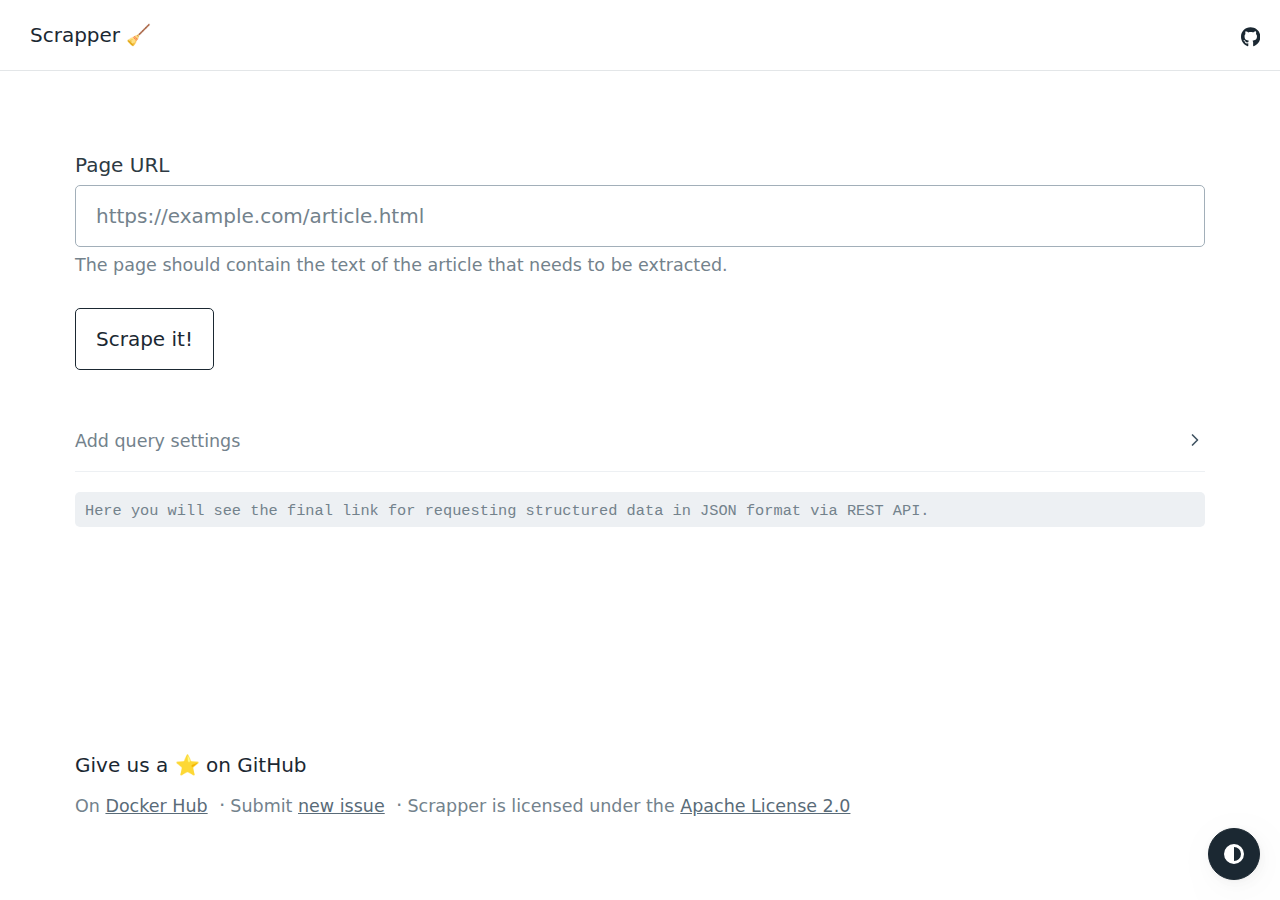
<file: app/index.html>
<!doctype html>
<html lang="en">
<head>
  <meta charset="utf-8">
  <meta name="viewport" content="width=device-width, initial-scale=1">
  <meta name="author" content="https://github.com/amerkurev">
  <meta
      name="description"
      content="A Web scraper with a simple REST API living in Docker and using a Headless browser and Readability.js for parsing."
    />
  <link rel="stylesheet" href="/static/libs/pico/1.5.7/pico.min.css">
  <link rel="stylesheet" href="/static/custom.css">
  <title>Scrapper</title>
</head>
<body>
  <nav class="container-fluid">
    <ul>
      <li>
      </li>
      <li>
        <strong>Scrapper</strong>
        <g-emoji class="g-emoji" alias="broom" fallback-src="https://github.githubassets.com/images/icons/emoji/unicode/1f9f9.png">🧹</g-emoji>
      </li>
    </ul>
    <ul>
<!--      <li><a href="" class="secondary">Docs</a></li>-->
      <li>
        <a href="https://github.com/amerkurev/scrapper" class="contrast" aria-label="Scrapper GitHub repository">
          <svg aria-hidden="true" focusable="false" role="img" xmlns="http://www.w3.org/2000/svg" viewBox="0 0 496 512" height="16px"><path fill="currentColor" d="M165.9 397.4c0 2-2.3 3.6-5.2 3.6-3.3.3-5.6-1.3-5.6-3.6 0-2 2.3-3.6 5.2-3.6 3-.3 5.6 1.3 5.6 3.6zm-31.1-4.5c-.7 2 1.3 4.3 4.3 4.9 2.6 1 5.6 0 6.2-2s-1.3-4.3-4.3-5.2c-2.6-.7-5.5.3-6.2 2.3zm44.2-1.7c-2.9.7-4.9 2.6-4.6 4.9.3 2 2.9 3.3 5.9 2.6 2.9-.7 4.9-2.6 4.6-4.6-.3-1.9-3-3.2-5.9-2.9zM244.8 8C106.1 8 0 113.3 0 252c0 110.9 69.8 205.8 169.5 239.2 12.8 2.3 17.3-5.6 17.3-12.1 0-6.2-.3-40.4-.3-61.4 0 0-70 15-84.7-29.8 0 0-11.4-29.1-27.8-36.6 0 0-22.9-15.7 1.6-15.4 0 0 24.9 2 38.6 25.8 21.9 38.6 58.6 27.5 72.9 20.9 2.3-16 8.8-27.1 16-33.7-55.9-6.2-112.3-14.3-112.3-110.5 0-27.5 7.6-41.3 23.6-58.9-2.6-6.5-11.1-33.3 2.6-67.9 20.9-6.5 69 27 69 27 20-5.6 41.5-8.5 62.8-8.5s42.8 2.9 62.8 8.5c0 0 48.1-33.6 69-27 13.7 34.7 5.2 61.4 2.6 67.9 16 17.7 25.8 31.5 25.8 58.9 0 96.5-58.9 104.2-114.8 110.5 9.2 7.9 17 22.9 17 46.4 0 33.7-.3 75.4-.3 83.6 0 6.5 4.6 14.4 17.3 12.1C428.2 457.8 496 362.9 496 252 496 113.3 383.5 8 244.8 8zM97.2 352.9c-1.3 1-1 3.3.7 5.2 1.6 1.6 3.9 2.3 5.2 1 1.3-1 1-3.3-.7-5.2-1.6-1.6-3.9-2.3-5.2-1zm-10.8-8.1c-.7 1.3.3 2.9 2.3 3.9 1.6 1 3.6.7 4.3-.7.7-1.3-.3-2.9-2.3-3.9-2-.6-3.6-.3-4.3.7zm32.4 35.6c-1.6 1.3-1 4.3 1.3 6.2 2.3 2.3 5.2 2.6 6.5 1 1.3-1.3.7-4.3-1.3-6.2-2.2-2.3-5.2-2.6-6.5-1zm-11.4-14.7c-1.6 1-1.6 3.6 0 5.9 1.6 2.3 4.3 3.3 5.6 2.3 1.6-1.3 1.6-3.9 0-6.2-1.4-2.3-4-3.3-5.6-2z"></path></svg>
        </a>
      </li>
    </ul>
  </nav>
  <main class="container">
    <div class="grid">
      <div>
        <form>
          <label for="email">Page URL</label>
          <input type="email" id="email" name="email" placeholder="https://example.com/article.html" required>
          <small>The page should contain the text of the article that needs to be extracted.</small>
        </form>
        <p>
          <a href="" role="button" class="contrast outline" aria-label="scrape-it">Scrape it!</a>
        </p>
        <br>
        <div>
          <details>
            <summary><small>Add query settings</small></summary>
            <p>…</p>
          </details>
        </div>
        <p>
          <code><small>Here you will see the final link for requesting structured data in JSON format via REST API.</small></code>
        </p>
      </div>
    </div>
  </main>
  <footer>
    <div class="container">
      <ul>
        <li><a href="https://github.com/amerkurev/scrapper" class="contrast">Give us a <g-emoji class="g-emoji" alias="star" fallback-src="https://github.githubassets.com/images/icons/emoji/unicode/2b50.png">⭐</g-emoji> on GitHub</a></li>
      </ul>
      <ul>
        <li><small>On <a href="https://github.com/amerkurev/scrapper" class="secondary">Docker Hub</a></small></li>
        <li><small>Submit <a href="https://github.com/amerkurev/scrapper/issues/new" class="secondary">new issue</a></small></li>
        <li><small>Scrapper is licensed under the <a href="https://github.com/amerkurev/scrapper/blob/master/LICENSE" class="secondary">Apache License 2.0</a></small></li>
      </ul>
    </div>
  </footer>
  <script src="/static/dark-mode.js"></script>
</body>
</html>
</file>
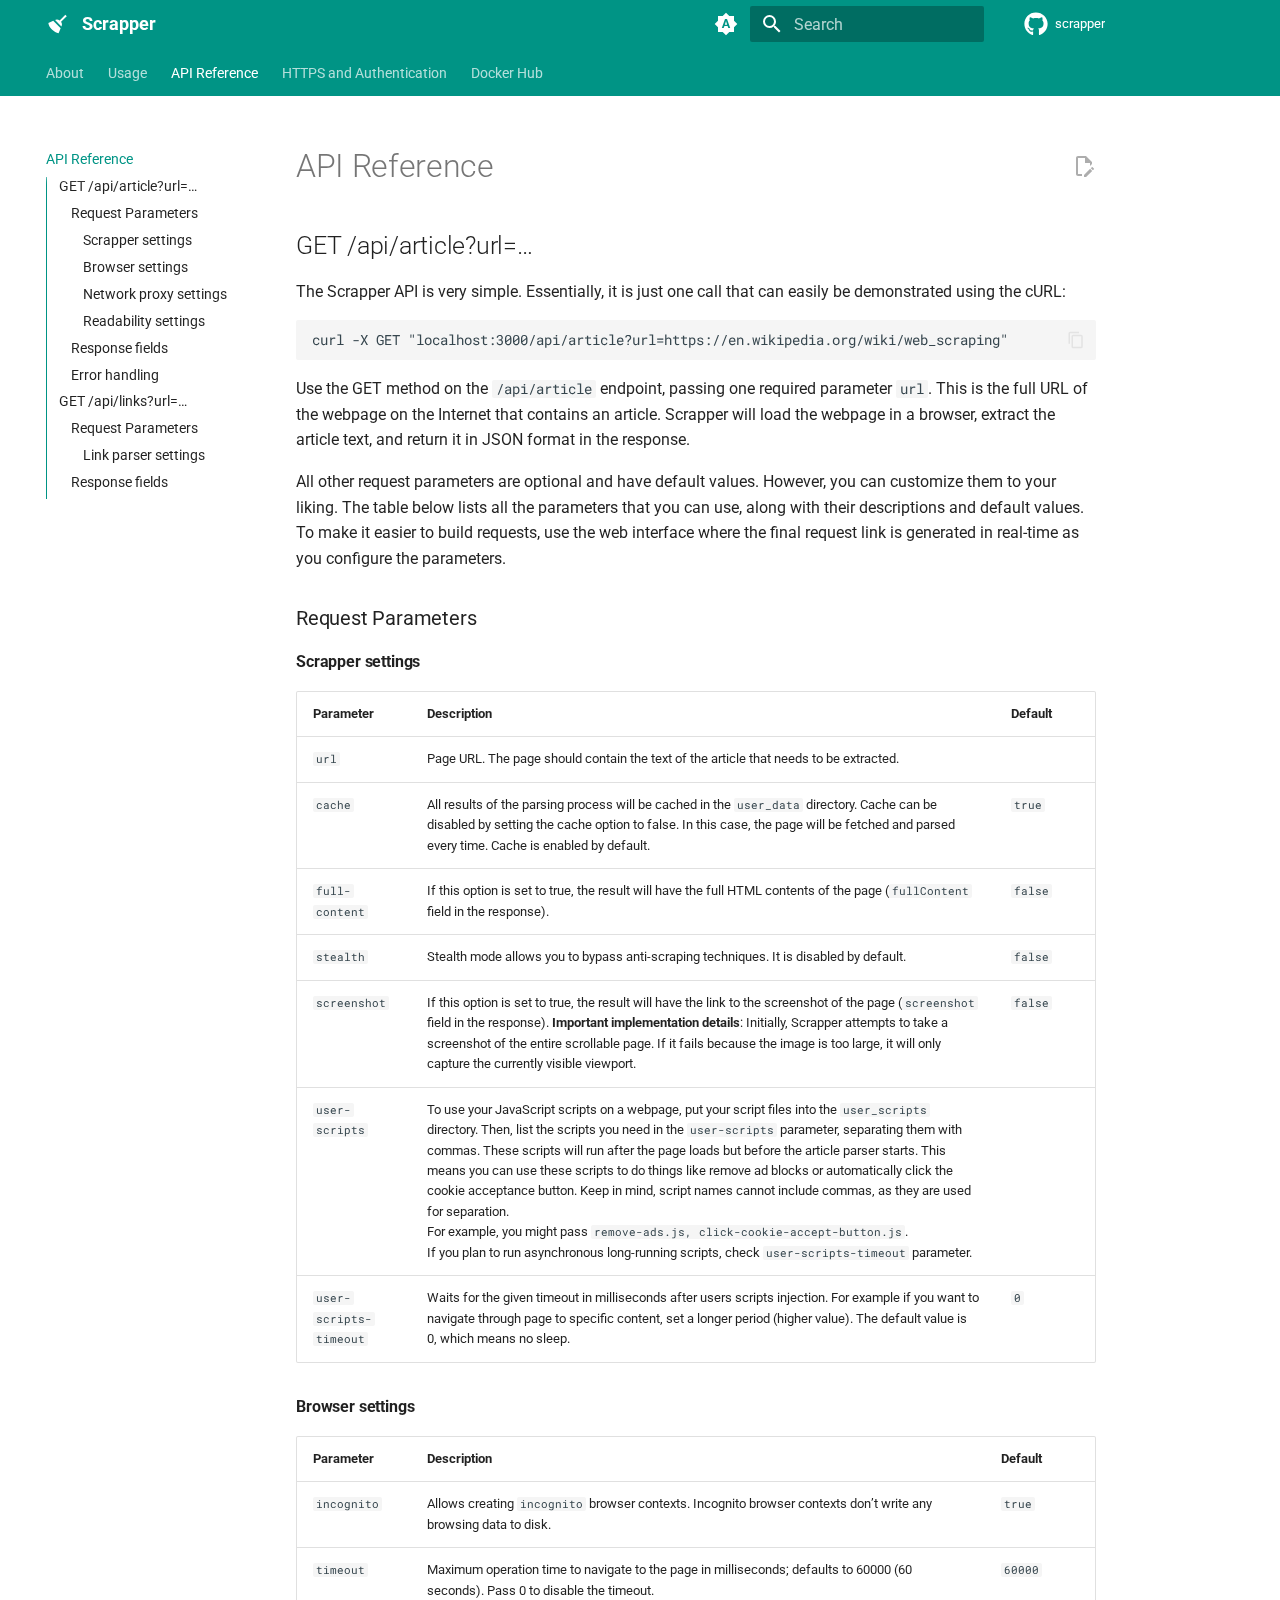
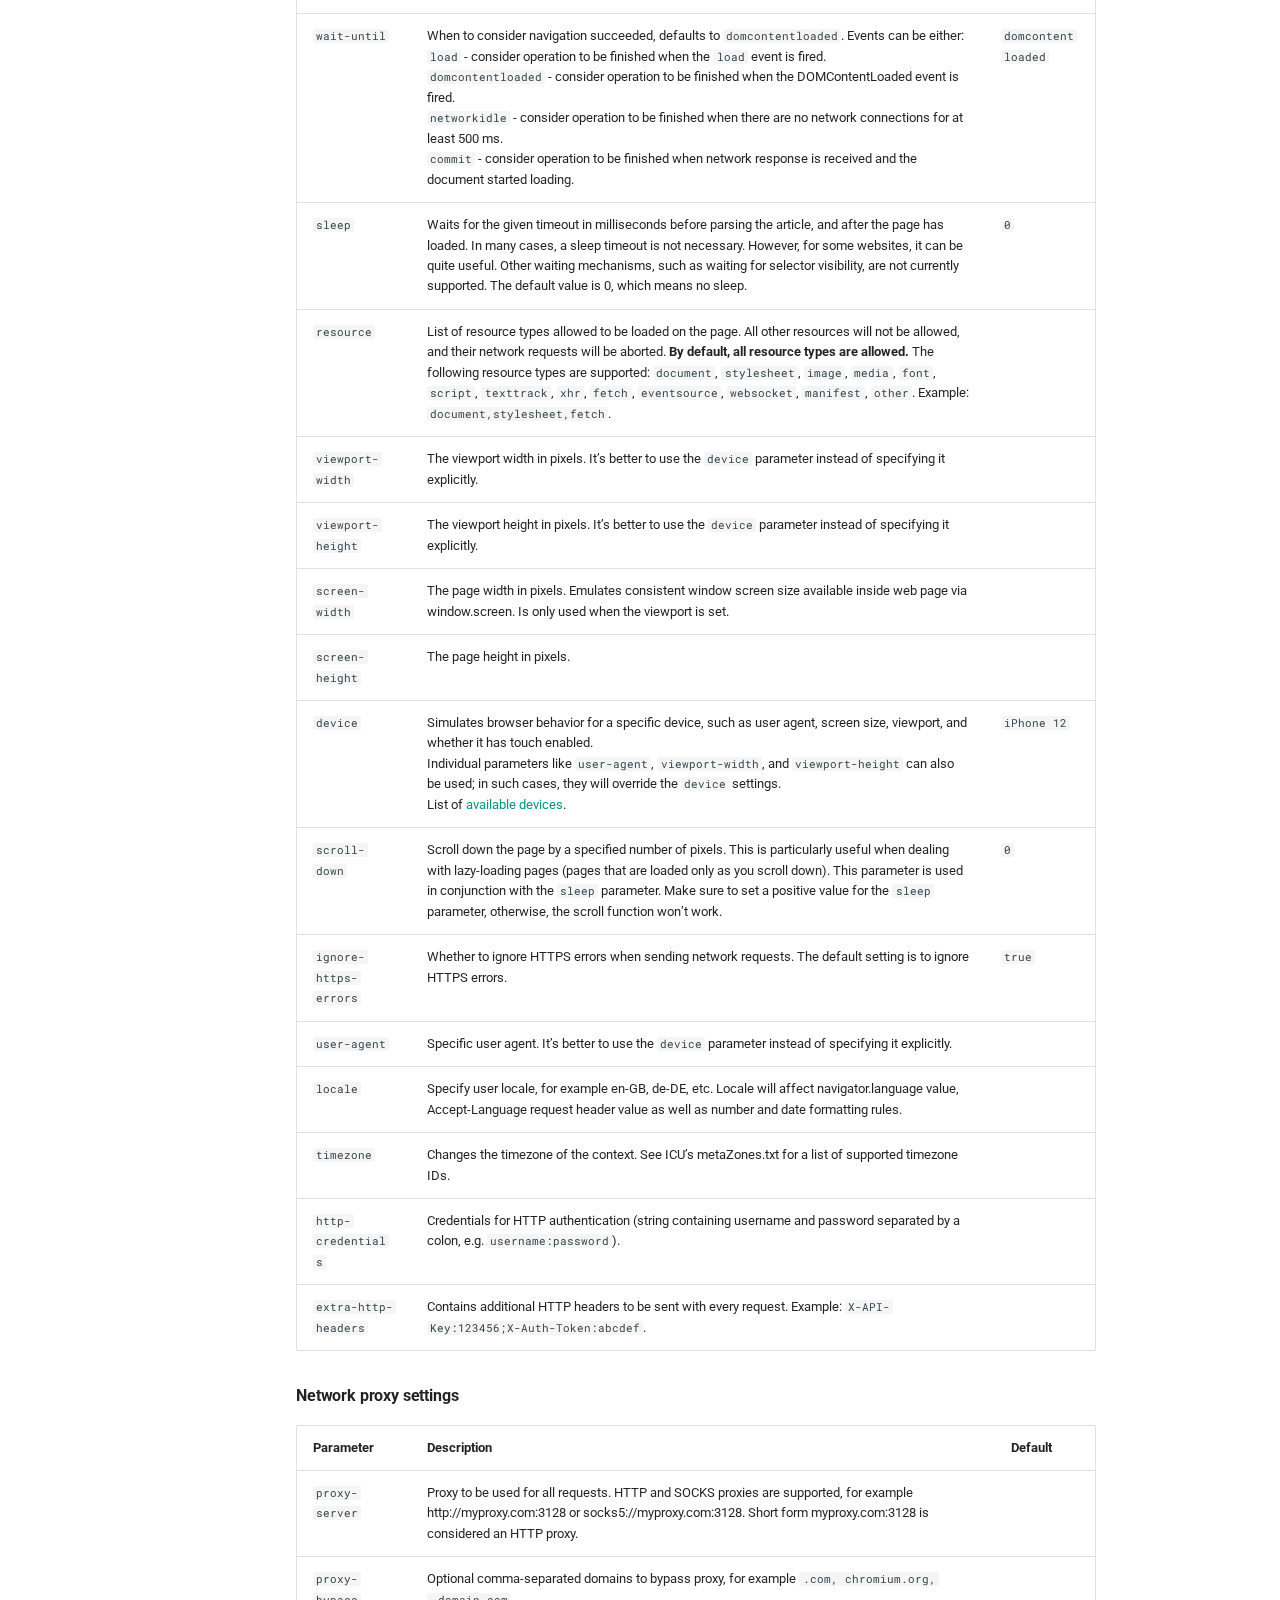
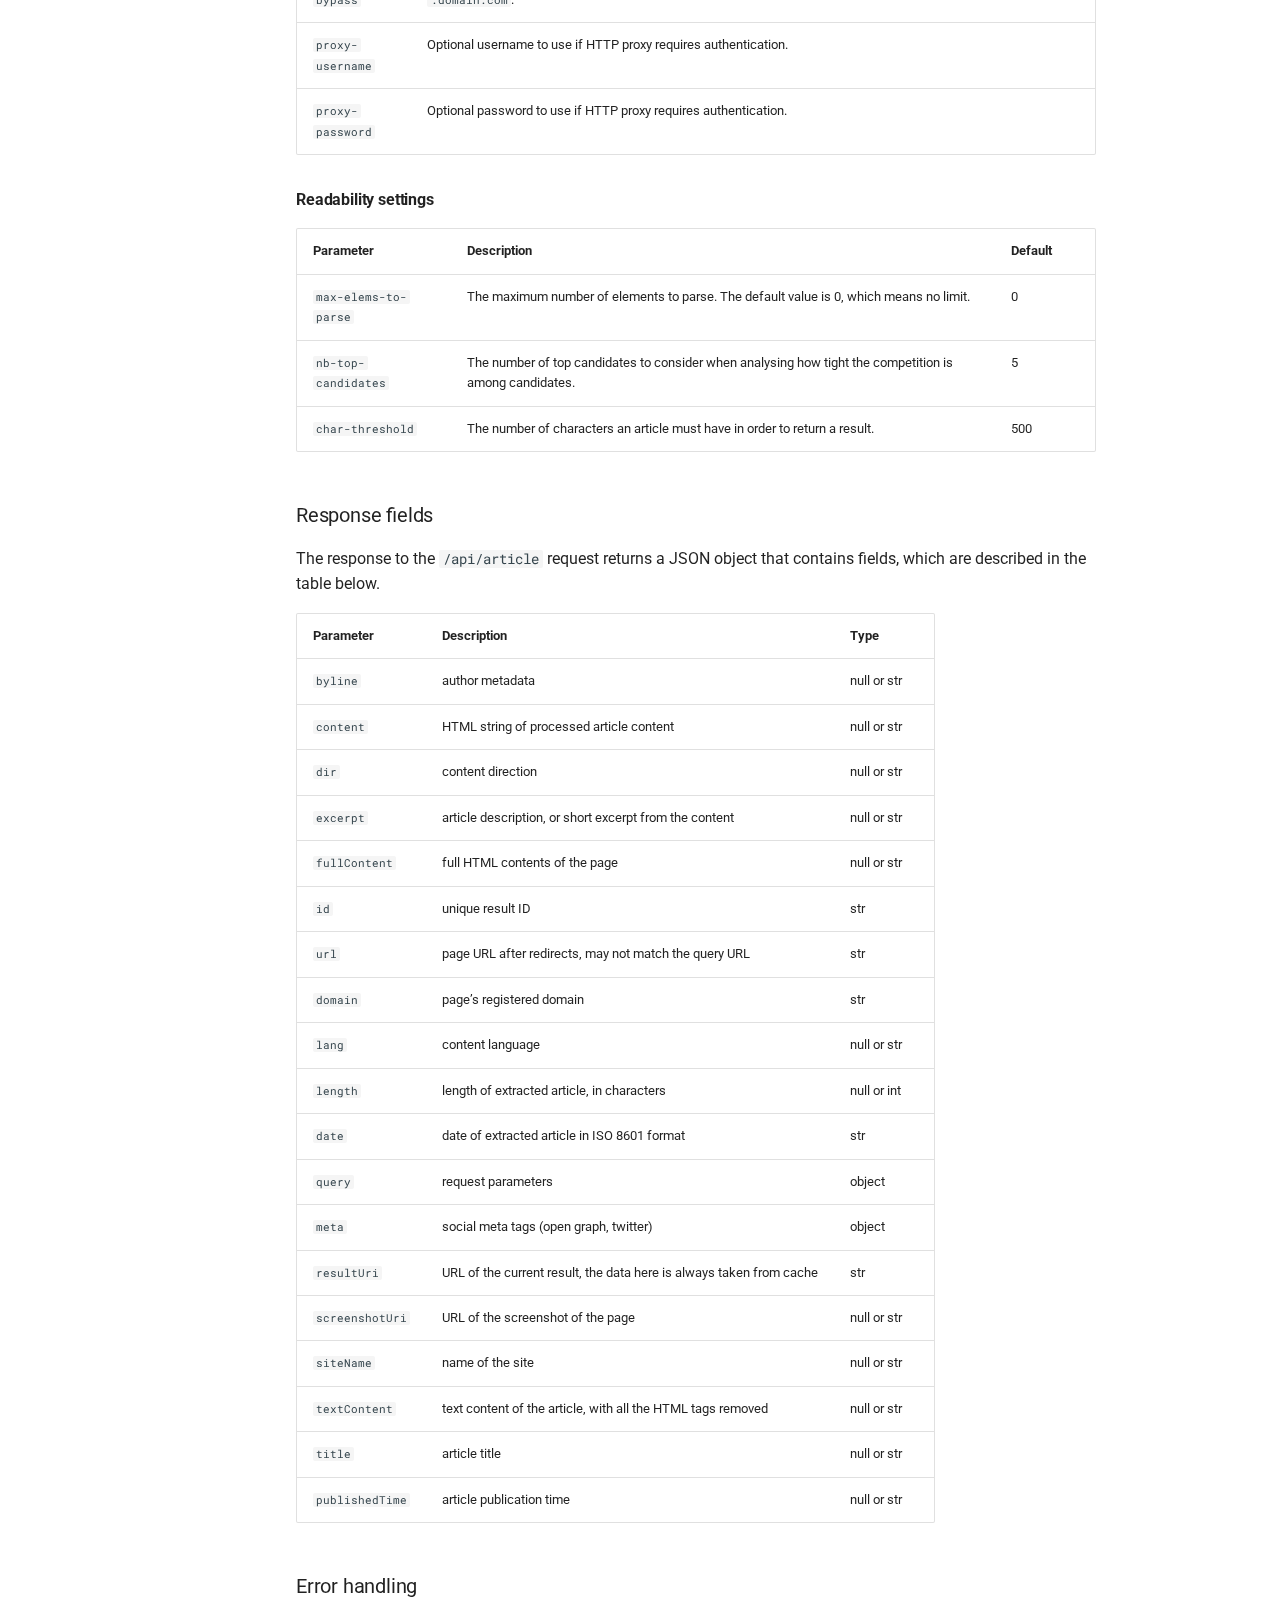
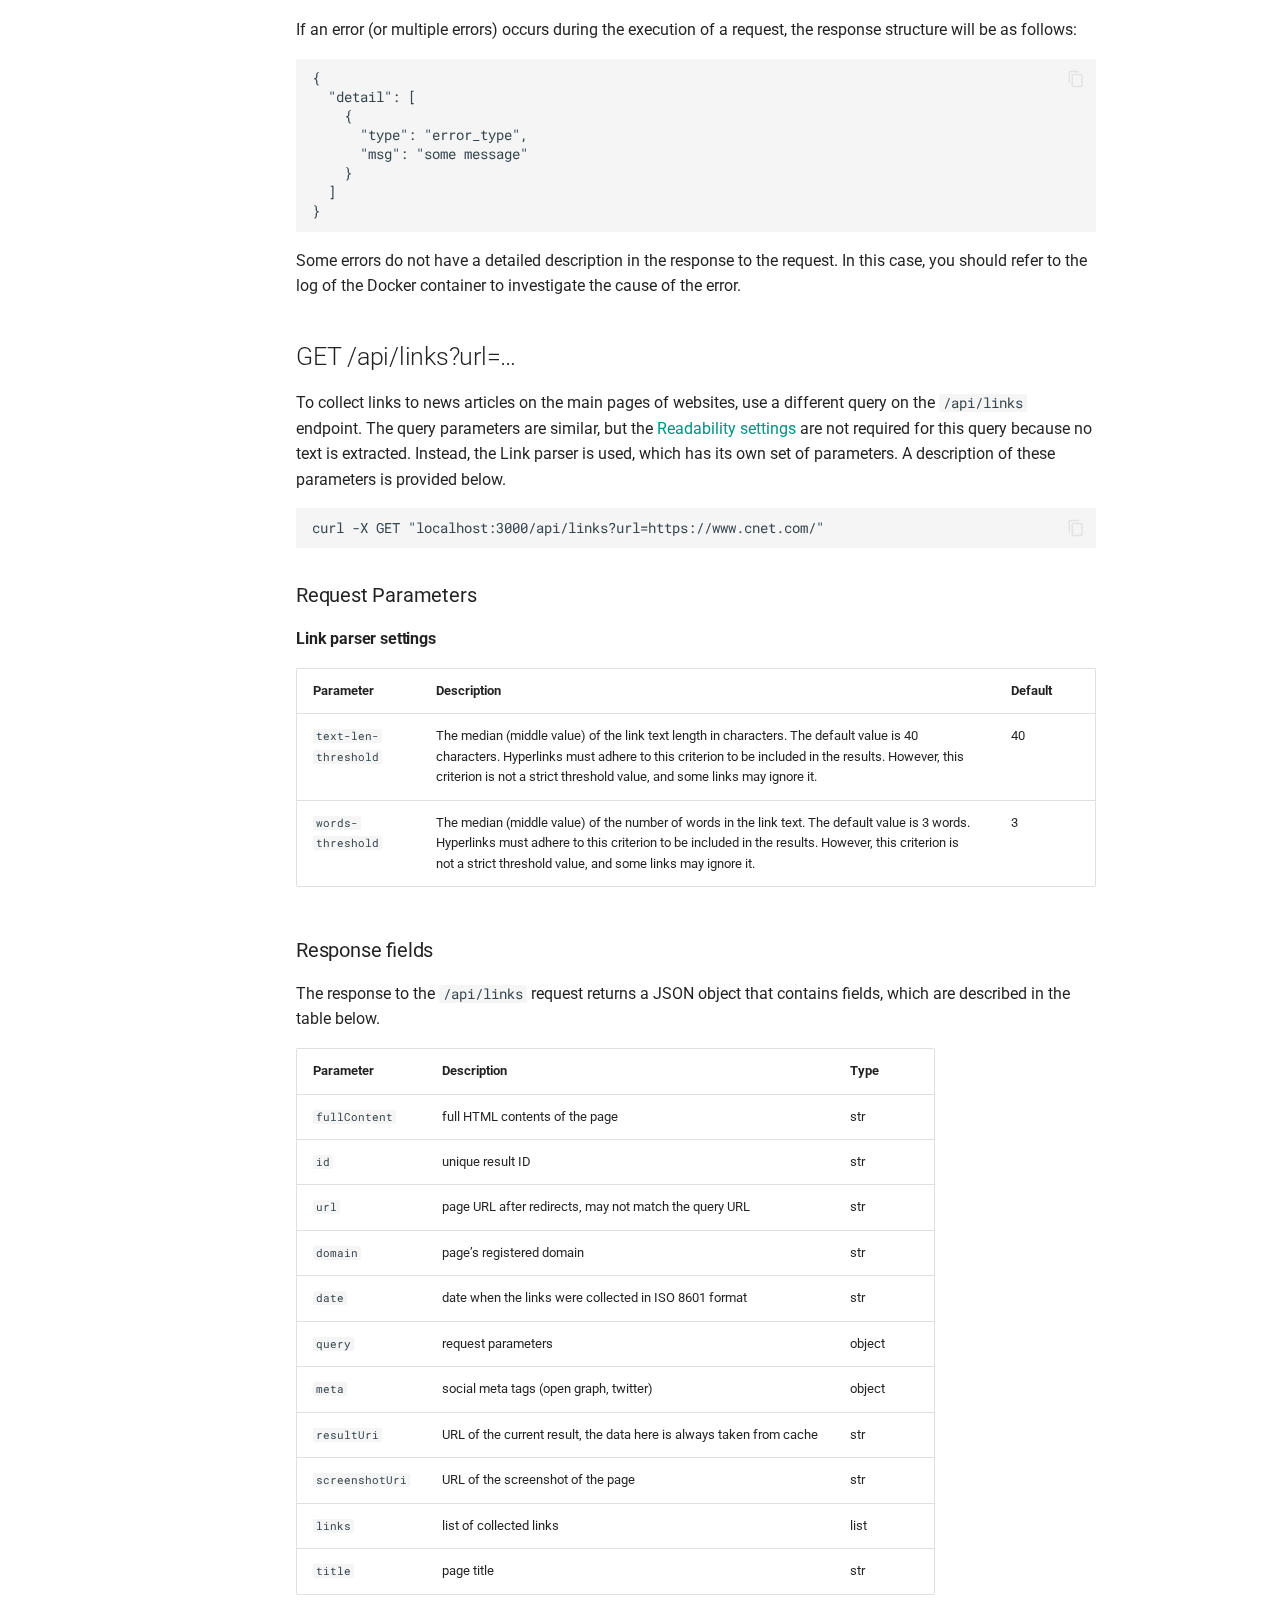
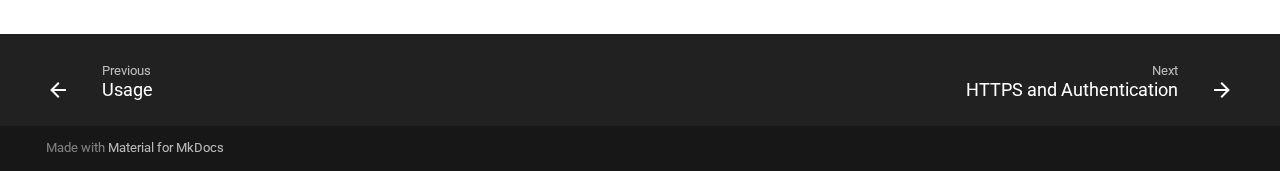
<file: sections/api/index.html>
<!doctype html>
<html lang="en" class="no-js">
  <head>
    
      <meta charset="utf-8">
      <meta name="viewport" content="width=device-width,initial-scale=1">
      
        <meta name="description" content="Web scraper with a simple REST API living in Docker and using a Headless browser and Readability.js for parsing.">
      
      
        <meta name="author" content="https://github.com/amerkurev">
      
      
        <link rel="canonical" href="https://scrapper.dev/sections/api/">
      
      
        <link rel="prev" href="../usage/">
      
      
        <link rel="next" href="../auth/">
      
      
      <link rel="icon" href="../../images/favicon.svg">
      <meta name="generator" content="mkdocs-1.6.0, mkdocs-material-9.5.25">
    
    
      
        <title>API Reference - Scrapper</title>
      
    
    
      <link rel="stylesheet" href="../../assets/stylesheets/main.6543a935.min.css">
      
        
        <link rel="stylesheet" href="../../assets/stylesheets/palette.06af60db.min.css">
      
      


    
    
      
    
    
      
        
        
        <link rel="preconnect" href="https://fonts.gstatic.com" crossorigin>
        <link rel="stylesheet" href="https://fonts.googleapis.com/css?family=Roboto:300,300i,400,400i,700,700i%7CRoboto+Mono:400,400i,700,700i&display=fallback">
        <style>:root{--md-text-font:"Roboto";--md-code-font:"Roboto Mono"}</style>
      
    
    
      <link rel="stylesheet" href="../../stylesheets/extra.css">
    
    <script>__md_scope=new URL("../..",location),__md_hash=e=>[...e].reduce((e,_)=>(e<<5)-e+_.charCodeAt(0),0),__md_get=(e,_=localStorage,t=__md_scope)=>JSON.parse(_.getItem(t.pathname+"."+e)),__md_set=(e,_,t=localStorage,a=__md_scope)=>{try{t.setItem(a.pathname+"."+e,JSON.stringify(_))}catch(e){}}</script>
    
      

    
    
    
  </head>
  
  
    
    
      
    
    
    
    
    <body dir="ltr" data-md-color-scheme="default" data-md-color-primary="indigo" data-md-color-accent="indigo">
  
    
    <input class="md-toggle" data-md-toggle="drawer" type="checkbox" id="__drawer" autocomplete="off">
    <input class="md-toggle" data-md-toggle="search" type="checkbox" id="__search" autocomplete="off">
    <label class="md-overlay" for="__drawer"></label>
    <div data-md-component="skip">
      
        
        <a href="#api-reference" class="md-skip">
          Skip to content
        </a>
      
    </div>
    <div data-md-component="announce">
      
    </div>
    
    
      

<header class="md-header" data-md-component="header">
  <nav class="md-header__inner md-grid" aria-label="Header">
    <a href="../.." title="Scrapper" class="md-header__button md-logo" aria-label="Scrapper" data-md-component="logo">
      
  <img src="../../images/logo.svg" alt="logo">

    </a>
    <label class="md-header__button md-icon" for="__drawer">
      
      <svg xmlns="http://www.w3.org/2000/svg" viewBox="0 0 24 24"><path d="M3 6h18v2H3V6m0 5h18v2H3v-2m0 5h18v2H3v-2Z"/></svg>
    </label>
    <div class="md-header__title" data-md-component="header-title">
      <div class="md-header__ellipsis">
        <div class="md-header__topic">
          <span class="md-ellipsis">
            Scrapper
          </span>
        </div>
        <div class="md-header__topic" data-md-component="header-topic">
          <span class="md-ellipsis">
            
              API Reference
            
          </span>
        </div>
      </div>
    </div>
    
      
        <form class="md-header__option" data-md-component="palette">
  
    
    
    
    <input class="md-option" data-md-color-media="(prefers-color-scheme)" data-md-color-scheme="default" data-md-color-primary="indigo" data-md-color-accent="indigo"  aria-label="Switch to light mode"  type="radio" name="__palette" id="__palette_0">
    
      <label class="md-header__button md-icon" title="Switch to light mode" for="__palette_1" hidden>
        <svg xmlns="http://www.w3.org/2000/svg" viewBox="0 0 24 24"><path d="m14.3 16-.7-2h-3.2l-.7 2H7.8L11 7h2l3.2 9h-1.9M20 8.69V4h-4.69L12 .69 8.69 4H4v4.69L.69 12 4 15.31V20h4.69L12 23.31 15.31 20H20v-4.69L23.31 12 20 8.69m-9.15 3.96h2.3L12 9l-1.15 3.65Z"/></svg>
      </label>
    
  
    
    
    
    <input class="md-option" data-md-color-media="(prefers-color-scheme: light)" data-md-color-scheme="default" data-md-color-primary="teal" data-md-color-accent="indigo"  aria-label="Switch to dark mode"  type="radio" name="__palette" id="__palette_1">
    
      <label class="md-header__button md-icon" title="Switch to dark mode" for="__palette_2" hidden>
        <svg xmlns="http://www.w3.org/2000/svg" viewBox="0 0 24 24"><path d="M12 8a4 4 0 0 0-4 4 4 4 0 0 0 4 4 4 4 0 0 0 4-4 4 4 0 0 0-4-4m0 10a6 6 0 0 1-6-6 6 6 0 0 1 6-6 6 6 0 0 1 6 6 6 6 0 0 1-6 6m8-9.31V4h-4.69L12 .69 8.69 4H4v4.69L.69 12 4 15.31V20h4.69L12 23.31 15.31 20H20v-4.69L23.31 12 20 8.69Z"/></svg>
      </label>
    
  
    
    
    
    <input class="md-option" data-md-color-media="(prefers-color-scheme: dark)" data-md-color-scheme="slate" data-md-color-primary="teal" data-md-color-accent="indigo"  aria-label="Switch to system preference"  type="radio" name="__palette" id="__palette_2">
    
      <label class="md-header__button md-icon" title="Switch to system preference" for="__palette_0" hidden>
        <svg xmlns="http://www.w3.org/2000/svg" viewBox="0 0 24 24"><path d="M12 18c-.89 0-1.74-.2-2.5-.55C11.56 16.5 13 14.42 13 12c0-2.42-1.44-4.5-3.5-5.45C10.26 6.2 11.11 6 12 6a6 6 0 0 1 6 6 6 6 0 0 1-6 6m8-9.31V4h-4.69L12 .69 8.69 4H4v4.69L.69 12 4 15.31V20h4.69L12 23.31 15.31 20H20v-4.69L23.31 12 20 8.69Z"/></svg>
      </label>
    
  
</form>
      
    
    
      <script>var media,input,key,value,palette=__md_get("__palette");if(palette&&palette.color){"(prefers-color-scheme)"===palette.color.media&&(media=matchMedia("(prefers-color-scheme: light)"),input=document.querySelector(media.matches?"[data-md-color-media='(prefers-color-scheme: light)']":"[data-md-color-media='(prefers-color-scheme: dark)']"),palette.color.media=input.getAttribute("data-md-color-media"),palette.color.scheme=input.getAttribute("data-md-color-scheme"),palette.color.primary=input.getAttribute("data-md-color-primary"),palette.color.accent=input.getAttribute("data-md-color-accent"));for([key,value]of Object.entries(palette.color))document.body.setAttribute("data-md-color-"+key,value)}</script>
    
    
    
      <label class="md-header__button md-icon" for="__search">
        
        <svg xmlns="http://www.w3.org/2000/svg" viewBox="0 0 24 24"><path d="M9.5 3A6.5 6.5 0 0 1 16 9.5c0 1.61-.59 3.09-1.56 4.23l.27.27h.79l5 5-1.5 1.5-5-5v-.79l-.27-.27A6.516 6.516 0 0 1 9.5 16 6.5 6.5 0 0 1 3 9.5 6.5 6.5 0 0 1 9.5 3m0 2C7 5 5 7 5 9.5S7 14 9.5 14 14 12 14 9.5 12 5 9.5 5Z"/></svg>
      </label>
      <div class="md-search" data-md-component="search" role="dialog">
  <label class="md-search__overlay" for="__search"></label>
  <div class="md-search__inner" role="search">
    <form class="md-search__form" name="search">
      <input type="text" class="md-search__input" name="query" aria-label="Search" placeholder="Search" autocapitalize="off" autocorrect="off" autocomplete="off" spellcheck="false" data-md-component="search-query" required>
      <label class="md-search__icon md-icon" for="__search">
        
        <svg xmlns="http://www.w3.org/2000/svg" viewBox="0 0 24 24"><path d="M9.5 3A6.5 6.5 0 0 1 16 9.5c0 1.61-.59 3.09-1.56 4.23l.27.27h.79l5 5-1.5 1.5-5-5v-.79l-.27-.27A6.516 6.516 0 0 1 9.5 16 6.5 6.5 0 0 1 3 9.5 6.5 6.5 0 0 1 9.5 3m0 2C7 5 5 7 5 9.5S7 14 9.5 14 14 12 14 9.5 12 5 9.5 5Z"/></svg>
        
        <svg xmlns="http://www.w3.org/2000/svg" viewBox="0 0 24 24"><path d="M20 11v2H8l5.5 5.5-1.42 1.42L4.16 12l7.92-7.92L13.5 5.5 8 11h12Z"/></svg>
      </label>
      <nav class="md-search__options" aria-label="Search">
        
          <a href="javascript:void(0)" class="md-search__icon md-icon" title="Share" aria-label="Share" data-clipboard data-clipboard-text="" data-md-component="search-share" tabindex="-1">
            
            <svg xmlns="http://www.w3.org/2000/svg" viewBox="0 0 24 24"><path d="M18 16.08c-.76 0-1.44.3-1.96.77L8.91 12.7c.05-.23.09-.46.09-.7 0-.24-.04-.47-.09-.7l7.05-4.11c.54.5 1.25.81 2.04.81a3 3 0 0 0 3-3 3 3 0 0 0-3-3 3 3 0 0 0-3 3c0 .24.04.47.09.7L8.04 9.81C7.5 9.31 6.79 9 6 9a3 3 0 0 0-3 3 3 3 0 0 0 3 3c.79 0 1.5-.31 2.04-.81l7.12 4.15c-.05.21-.08.43-.08.66 0 1.61 1.31 2.91 2.92 2.91 1.61 0 2.92-1.3 2.92-2.91A2.92 2.92 0 0 0 18 16.08Z"/></svg>
          </a>
        
        <button type="reset" class="md-search__icon md-icon" title="Clear" aria-label="Clear" tabindex="-1">
          
          <svg xmlns="http://www.w3.org/2000/svg" viewBox="0 0 24 24"><path d="M19 6.41 17.59 5 12 10.59 6.41 5 5 6.41 10.59 12 5 17.59 6.41 19 12 13.41 17.59 19 19 17.59 13.41 12 19 6.41Z"/></svg>
        </button>
      </nav>
      
        <div class="md-search__suggest" data-md-component="search-suggest"></div>
      
    </form>
    <div class="md-search__output">
      <div class="md-search__scrollwrap" data-md-scrollfix>
        <div class="md-search-result" data-md-component="search-result">
          <div class="md-search-result__meta">
            Initializing search
          </div>
          <ol class="md-search-result__list" role="presentation"></ol>
        </div>
      </div>
    </div>
  </div>
</div>
    
    
      <div class="md-header__source">
        <a href="https://github.com/amerkurev/scrapper" title="Go to repository" class="md-source" data-md-component="source">
  <div class="md-source__icon md-icon">
    
    <svg xmlns="http://www.w3.org/2000/svg" viewBox="0 0 496 512"><!--! Font Awesome Free 6.5.2 by @fontawesome - https://fontawesome.com License - https://fontawesome.com/license/free (Icons: CC BY 4.0, Fonts: SIL OFL 1.1, Code: MIT License) Copyright 2024 Fonticons, Inc.--><path d="M165.9 397.4c0 2-2.3 3.6-5.2 3.6-3.3.3-5.6-1.3-5.6-3.6 0-2 2.3-3.6 5.2-3.6 3-.3 5.6 1.3 5.6 3.6zm-31.1-4.5c-.7 2 1.3 4.3 4.3 4.9 2.6 1 5.6 0 6.2-2s-1.3-4.3-4.3-5.2c-2.6-.7-5.5.3-6.2 2.3zm44.2-1.7c-2.9.7-4.9 2.6-4.6 4.9.3 2 2.9 3.3 5.9 2.6 2.9-.7 4.9-2.6 4.6-4.6-.3-1.9-3-3.2-5.9-2.9zM244.8 8C106.1 8 0 113.3 0 252c0 110.9 69.8 205.8 169.5 239.2 12.8 2.3 17.3-5.6 17.3-12.1 0-6.2-.3-40.4-.3-61.4 0 0-70 15-84.7-29.8 0 0-11.4-29.1-27.8-36.6 0 0-22.9-15.7 1.6-15.4 0 0 24.9 2 38.6 25.8 21.9 38.6 58.6 27.5 72.9 20.9 2.3-16 8.8-27.1 16-33.7-55.9-6.2-112.3-14.3-112.3-110.5 0-27.5 7.6-41.3 23.6-58.9-2.6-6.5-11.1-33.3 2.6-67.9 20.9-6.5 69 27 69 27 20-5.6 41.5-8.5 62.8-8.5s42.8 2.9 62.8 8.5c0 0 48.1-33.6 69-27 13.7 34.7 5.2 61.4 2.6 67.9 16 17.7 25.8 31.5 25.8 58.9 0 96.5-58.9 104.2-114.8 110.5 9.2 7.9 17 22.9 17 46.4 0 33.7-.3 75.4-.3 83.6 0 6.5 4.6 14.4 17.3 12.1C428.2 457.8 496 362.9 496 252 496 113.3 383.5 8 244.8 8zM97.2 352.9c-1.3 1-1 3.3.7 5.2 1.6 1.6 3.9 2.3 5.2 1 1.3-1 1-3.3-.7-5.2-1.6-1.6-3.9-2.3-5.2-1zm-10.8-8.1c-.7 1.3.3 2.9 2.3 3.9 1.6 1 3.6.7 4.3-.7.7-1.3-.3-2.9-2.3-3.9-2-.6-3.6-.3-4.3.7zm32.4 35.6c-1.6 1.3-1 4.3 1.3 6.2 2.3 2.3 5.2 2.6 6.5 1 1.3-1.3.7-4.3-1.3-6.2-2.2-2.3-5.2-2.6-6.5-1zm-11.4-14.7c-1.6 1-1.6 3.6 0 5.9 1.6 2.3 4.3 3.3 5.6 2.3 1.6-1.3 1.6-3.9 0-6.2-1.4-2.3-4-3.3-5.6-2z"/></svg>
  </div>
  <div class="md-source__repository">
    scrapper
  </div>
</a>
      </div>
    
  </nav>
  
</header>
    
    <div class="md-container" data-md-component="container">
      
      
        
          
            
<nav class="md-tabs" aria-label="Tabs" data-md-component="tabs">
  <div class="md-grid">
    <ul class="md-tabs__list">
      
        
  
  
  
    <li class="md-tabs__item">
      <a href="../.." class="md-tabs__link">
        
  
    
  
  About

      </a>
    </li>
  

      
        
  
  
  
    <li class="md-tabs__item">
      <a href="../usage/" class="md-tabs__link">
        
  
    
  
  Usage

      </a>
    </li>
  

      
        
  
  
    
  
  
    <li class="md-tabs__item md-tabs__item--active">
      <a href="./" class="md-tabs__link">
        
  
    
  
  API Reference

      </a>
    </li>
  

      
        
  
  
  
    <li class="md-tabs__item">
      <a href="../auth/" class="md-tabs__link">
        
  
    
  
  HTTPS and Authentication

      </a>
    </li>
  

      
        
  
  
  
    <li class="md-tabs__item">
      <a href="https://hub.docker.com/r/amerkurev/scrapper" class="md-tabs__link">
        
  
    
  
  Docker Hub

      </a>
    </li>
  

      
    </ul>
  </div>
</nav>
          
        
      
      <main class="md-main" data-md-component="main">
        <div class="md-main__inner md-grid">
          
            
              
              <div class="md-sidebar md-sidebar--primary" data-md-component="sidebar" data-md-type="navigation" >
                <div class="md-sidebar__scrollwrap">
                  <div class="md-sidebar__inner">
                    


  


  

<nav class="md-nav md-nav--primary md-nav--lifted md-nav--integrated" aria-label="Navigation" data-md-level="0">
  <label class="md-nav__title" for="__drawer">
    <a href="../.." title="Scrapper" class="md-nav__button md-logo" aria-label="Scrapper" data-md-component="logo">
      
  <img src="../../images/logo.svg" alt="logo">

    </a>
    Scrapper
  </label>
  
    <div class="md-nav__source">
      <a href="https://github.com/amerkurev/scrapper" title="Go to repository" class="md-source" data-md-component="source">
  <div class="md-source__icon md-icon">
    
    <svg xmlns="http://www.w3.org/2000/svg" viewBox="0 0 496 512"><!--! Font Awesome Free 6.5.2 by @fontawesome - https://fontawesome.com License - https://fontawesome.com/license/free (Icons: CC BY 4.0, Fonts: SIL OFL 1.1, Code: MIT License) Copyright 2024 Fonticons, Inc.--><path d="M165.9 397.4c0 2-2.3 3.6-5.2 3.6-3.3.3-5.6-1.3-5.6-3.6 0-2 2.3-3.6 5.2-3.6 3-.3 5.6 1.3 5.6 3.6zm-31.1-4.5c-.7 2 1.3 4.3 4.3 4.9 2.6 1 5.6 0 6.2-2s-1.3-4.3-4.3-5.2c-2.6-.7-5.5.3-6.2 2.3zm44.2-1.7c-2.9.7-4.9 2.6-4.6 4.9.3 2 2.9 3.3 5.9 2.6 2.9-.7 4.9-2.6 4.6-4.6-.3-1.9-3-3.2-5.9-2.9zM244.8 8C106.1 8 0 113.3 0 252c0 110.9 69.8 205.8 169.5 239.2 12.8 2.3 17.3-5.6 17.3-12.1 0-6.2-.3-40.4-.3-61.4 0 0-70 15-84.7-29.8 0 0-11.4-29.1-27.8-36.6 0 0-22.9-15.7 1.6-15.4 0 0 24.9 2 38.6 25.8 21.9 38.6 58.6 27.5 72.9 20.9 2.3-16 8.8-27.1 16-33.7-55.9-6.2-112.3-14.3-112.3-110.5 0-27.5 7.6-41.3 23.6-58.9-2.6-6.5-11.1-33.3 2.6-67.9 20.9-6.5 69 27 69 27 20-5.6 41.5-8.5 62.8-8.5s42.8 2.9 62.8 8.5c0 0 48.1-33.6 69-27 13.7 34.7 5.2 61.4 2.6 67.9 16 17.7 25.8 31.5 25.8 58.9 0 96.5-58.9 104.2-114.8 110.5 9.2 7.9 17 22.9 17 46.4 0 33.7-.3 75.4-.3 83.6 0 6.5 4.6 14.4 17.3 12.1C428.2 457.8 496 362.9 496 252 496 113.3 383.5 8 244.8 8zM97.2 352.9c-1.3 1-1 3.3.7 5.2 1.6 1.6 3.9 2.3 5.2 1 1.3-1 1-3.3-.7-5.2-1.6-1.6-3.9-2.3-5.2-1zm-10.8-8.1c-.7 1.3.3 2.9 2.3 3.9 1.6 1 3.6.7 4.3-.7.7-1.3-.3-2.9-2.3-3.9-2-.6-3.6-.3-4.3.7zm32.4 35.6c-1.6 1.3-1 4.3 1.3 6.2 2.3 2.3 5.2 2.6 6.5 1 1.3-1.3.7-4.3-1.3-6.2-2.2-2.3-5.2-2.6-6.5-1zm-11.4-14.7c-1.6 1-1.6 3.6 0 5.9 1.6 2.3 4.3 3.3 5.6 2.3 1.6-1.3 1.6-3.9 0-6.2-1.4-2.3-4-3.3-5.6-2z"/></svg>
  </div>
  <div class="md-source__repository">
    scrapper
  </div>
</a>
    </div>
  
  <ul class="md-nav__list" data-md-scrollfix>
    
      
      
  
  
  
  
    <li class="md-nav__item">
      <a href="../.." class="md-nav__link">
        
  
  <span class="md-ellipsis">
    About
  </span>
  

      </a>
    </li>
  

    
      
      
  
  
  
  
    <li class="md-nav__item">
      <a href="../usage/" class="md-nav__link">
        
  
  <span class="md-ellipsis">
    Usage
  </span>
  

      </a>
    </li>
  

    
      
      
  
  
    
  
  
  
    <li class="md-nav__item md-nav__item--active">
      
      <input class="md-nav__toggle md-toggle" type="checkbox" id="__toc">
      
      
        
      
      
        <label class="md-nav__link md-nav__link--active" for="__toc">
          
  
  <span class="md-ellipsis">
    API Reference
  </span>
  

          <span class="md-nav__icon md-icon"></span>
        </label>
      
      <a href="./" class="md-nav__link md-nav__link--active">
        
  
  <span class="md-ellipsis">
    API Reference
  </span>
  

      </a>
      
        

<nav class="md-nav md-nav--secondary" aria-label="Table of contents">
  
  
  
    
  
  
    <label class="md-nav__title" for="__toc">
      <span class="md-nav__icon md-icon"></span>
      Table of contents
    </label>
    <ul class="md-nav__list" data-md-component="toc" data-md-scrollfix>
      
        <li class="md-nav__item">
  <a href="#get-apiarticleurl" class="md-nav__link">
    <span class="md-ellipsis">
      GET /api/article?url=&hellip;
    </span>
  </a>
  
    <nav class="md-nav" aria-label="GET /api/article?url=…">
      <ul class="md-nav__list">
        
          <li class="md-nav__item">
  <a href="#request-parameters" class="md-nav__link">
    <span class="md-ellipsis">
      Request Parameters
    </span>
  </a>
  
    <nav class="md-nav" aria-label="Request Parameters">
      <ul class="md-nav__list">
        
          <li class="md-nav__item">
  <a href="#scrapper-settings" class="md-nav__link">
    <span class="md-ellipsis">
      Scrapper settings
    </span>
  </a>
  
</li>
        
          <li class="md-nav__item">
  <a href="#browser-settings" class="md-nav__link">
    <span class="md-ellipsis">
      Browser settings
    </span>
  </a>
  
</li>
        
          <li class="md-nav__item">
  <a href="#network-proxy-settings" class="md-nav__link">
    <span class="md-ellipsis">
      Network proxy settings
    </span>
  </a>
  
</li>
        
          <li class="md-nav__item">
  <a href="#readability-settings" class="md-nav__link">
    <span class="md-ellipsis">
      Readability settings
    </span>
  </a>
  
</li>
        
      </ul>
    </nav>
  
</li>
        
          <li class="md-nav__item">
  <a href="#response-fields" class="md-nav__link">
    <span class="md-ellipsis">
      Response fields
    </span>
  </a>
  
</li>
        
          <li class="md-nav__item">
  <a href="#error-handling" class="md-nav__link">
    <span class="md-ellipsis">
      Error handling
    </span>
  </a>
  
</li>
        
      </ul>
    </nav>
  
</li>
      
        <li class="md-nav__item">
  <a href="#get-apilinksurl" class="md-nav__link">
    <span class="md-ellipsis">
      GET /api/links?url=&hellip;
    </span>
  </a>
  
    <nav class="md-nav" aria-label="GET /api/links?url=…">
      <ul class="md-nav__list">
        
          <li class="md-nav__item">
  <a href="#request-parameters_1" class="md-nav__link">
    <span class="md-ellipsis">
      Request Parameters
    </span>
  </a>
  
    <nav class="md-nav" aria-label="Request Parameters">
      <ul class="md-nav__list">
        
          <li class="md-nav__item">
  <a href="#link-parser-settings" class="md-nav__link">
    <span class="md-ellipsis">
      Link parser settings
    </span>
  </a>
  
</li>
        
      </ul>
    </nav>
  
</li>
        
          <li class="md-nav__item">
  <a href="#response-fields_1" class="md-nav__link">
    <span class="md-ellipsis">
      Response fields
    </span>
  </a>
  
</li>
        
      </ul>
    </nav>
  
</li>
      
    </ul>
  
</nav>
      
    </li>
  

    
      
      
  
  
  
  
    <li class="md-nav__item">
      <a href="../auth/" class="md-nav__link">
        
  
  <span class="md-ellipsis">
    HTTPS and Authentication
  </span>
  

      </a>
    </li>
  

    
      
      
  
  
  
  
    <li class="md-nav__item">
      <a href="https://hub.docker.com/r/amerkurev/scrapper" class="md-nav__link">
        
  
  <span class="md-ellipsis">
    Docker Hub
  </span>
  

      </a>
    </li>
  

    
  </ul>
</nav>
                  </div>
                </div>
              </div>
            
            
          
          
            <div class="md-content" data-md-component="content">
              <article class="md-content__inner md-typeset">
                
                  

  
    <a href="https://github.com/amerkurev/scrapper/edit/master/sections/api/index.md" title="Edit this page" class="md-content__button md-icon">
      
      <svg xmlns="http://www.w3.org/2000/svg" viewBox="0 0 24 24"><path d="M10 20H6V4h7v5h5v3.1l2-2V8l-6-6H6c-1.1 0-2 .9-2 2v16c0 1.1.9 2 2 2h4v-2m10.2-7c.1 0 .3.1.4.2l1.3 1.3c.2.2.2.6 0 .8l-1 1-2.1-2.1 1-1c.1-.1.2-.2.4-.2m0 3.9L14.1 23H12v-2.1l6.1-6.1 2.1 2.1Z"/></svg>
    </a>
  
  


<h1 id="api-reference">API Reference<a class="headerlink" href="#api-reference" title="Permanent link">&para;</a></h1>
<h2 id="get-apiarticleurl">GET /api/article?url=&hellip;<a class="headerlink" href="#get-apiarticleurl" title="Permanent link">&para;</a></h2>
<p>The Scrapper API is very simple. Essentially, it is just one call that can easily be demonstrated using the cURL:</p>
<pre><code class="language-console">curl -X GET &quot;localhost:3000/api/article?url=https://en.wikipedia.org/wiki/web_scraping&quot;
</code></pre>
<p>Use the GET method on the <code>/api/article</code> endpoint, passing one required parameter <code>url</code>. This is the full URL of the webpage on the Internet that contains an article.
Scrapper will load the webpage in a browser, extract the article text, and return it in JSON format in the response.</p>
<p>All other request parameters are optional and have default values. However, you can customize them to your liking.
The table below lists all the parameters that you can use, along with their descriptions and default values.
To make it easier to build requests, use the web interface where the final request link is generated in real-time as you configure the parameters.</p>
<h3 id="request-parameters">Request Parameters<a class="headerlink" href="#request-parameters" title="Permanent link">&para;</a></h3>
<h4 id="scrapper-settings">Scrapper settings<a class="headerlink" href="#scrapper-settings" title="Permanent link">&para;</a></h4>
<table>
<thead>
<tr>
<th style="text-align: left;">Parameter</th>
<th style="text-align: left;">Description</th>
<th style="text-align: left;">Default</th>
</tr>
</thead>
<tbody>
<tr>
<td style="text-align: left;"><code>url</code></td>
<td style="text-align: left;">Page URL. The page should contain the text of the article that needs to be extracted.</td>
<td style="text-align: left;"></td>
</tr>
<tr>
<td style="text-align: left;"><code>cache</code></td>
<td style="text-align: left;">All results of the parsing process will be cached in the <code>user_data</code> directory. Cache can be disabled by setting the cache option to false. In this case, the page will be fetched and parsed every time. Cache is enabled by default.</td>
<td style="text-align: left;"><code>true</code></td>
</tr>
<tr>
<td style="text-align: left;"><code>full-content</code></td>
<td style="text-align: left;">If this option is set to true, the result will have the full HTML contents of the page (<code>fullContent</code> field in the response).</td>
<td style="text-align: left;"><code>false</code></td>
</tr>
<tr>
<td style="text-align: left;"><code>stealth</code></td>
<td style="text-align: left;">Stealth mode allows you to bypass anti-scraping techniques. It is disabled by default.</td>
<td style="text-align: left;"><code>false</code></td>
</tr>
<tr>
<td style="text-align: left;"><code>screenshot</code></td>
<td style="text-align: left;">If this option is set to true, the result will have the link to the screenshot of the page (<code>screenshot</code> field in the response). <b>Important implementation details</b>: Initially, Scrapper attempts to take a screenshot of the entire scrollable page. If it fails because the image is too large, it will only capture the currently visible viewport.</td>
<td style="text-align: left;"><code>false</code></td>
</tr>
<tr>
<td style="text-align: left;"><code>user-scripts</code></td>
<td style="text-align: left;">To use your JavaScript scripts on a webpage, put your script files into the <code>user_scripts</code> directory. Then, list the scripts you need in the <code>user-scripts</code> parameter, separating them with commas. These scripts will run after the page loads but before the article parser starts. This means you can use these scripts to do things like remove ad blocks or automatically click the cookie acceptance button. Keep in mind, script names cannot include commas, as they are used for separation.<br>For example, you might pass <code>remove-ads.js, click-cookie-accept-button.js</code>.<br>If you plan to run asynchronous long-running scripts, check <code>user-scripts-timeout</code> parameter.</td>
<td style="text-align: left;"></td>
</tr>
<tr>
<td style="text-align: left;"><code>user-scripts-timeout</code></td>
<td style="text-align: left;">Waits for the given timeout in milliseconds after users scripts injection. For example if you want to navigate through page to specific content, set a longer period (higher value). The default value is 0, which means no sleep.</td>
<td style="text-align: left;"><code>0</code></td>
</tr>
</tbody>
</table>
<h4 id="browser-settings">Browser settings<a class="headerlink" href="#browser-settings" title="Permanent link">&para;</a></h4>
<table>
<thead>
<tr>
<th style="text-align: left;">Parameter</th>
<th style="text-align: left;">Description</th>
<th style="text-align: left;">Default</th>
</tr>
</thead>
<tbody>
<tr>
<td style="text-align: left;"><code>incognito</code></td>
<td style="text-align: left;">Allows creating <code>incognito</code> browser contexts. Incognito browser contexts don&rsquo;t write any browsing data to disk.</td>
<td style="text-align: left;"><code>true</code></td>
</tr>
<tr>
<td style="text-align: left;"><code>timeout</code></td>
<td style="text-align: left;">Maximum operation time to navigate to the page in milliseconds; defaults to 60000 (60 seconds). Pass 0 to disable the timeout.</td>
<td style="text-align: left;"><code>60000</code></td>
</tr>
<tr>
<td style="text-align: left;"><code>wait-until</code></td>
<td style="text-align: left;">When to consider navigation succeeded, defaults to <code>domcontentloaded</code>. Events can be either:<br/><code>load</code> - consider operation to be finished when the <code>load</code> event is fired.<br/><code>domcontentloaded</code> - consider operation to be finished when the DOMContentLoaded event is fired.<br/><code>networkidle</code> - consider operation to be finished when there are no network connections for at least 500 ms.<br/><code>commit</code> - consider operation to be finished when network response is received and the document started loading.</td>
<td style="text-align: left;"><code>domcontentloaded</code></td>
</tr>
<tr>
<td style="text-align: left;"><code>sleep</code></td>
<td style="text-align: left;">Waits for the given timeout in milliseconds before parsing the article, and after the page has loaded. In many cases, a sleep timeout is not necessary. However, for some websites, it can be quite useful. Other waiting mechanisms, such as waiting for selector visibility, are not currently supported. The default value is 0, which means no sleep.</td>
<td style="text-align: left;"><code>0</code></td>
</tr>
<tr>
<td style="text-align: left;"><code>resource</code></td>
<td style="text-align: left;">List of resource types allowed to be loaded on the page. All other resources will not be allowed, and their network requests will be aborted. <strong>By default, all resource types are allowed.</strong> The following resource types are supported: <code>document</code>, <code>stylesheet</code>, <code>image</code>, <code>media</code>, <code>font</code>, <code>script</code>, <code>texttrack</code>, <code>xhr</code>, <code>fetch</code>, <code>eventsource</code>, <code>websocket</code>, <code>manifest</code>, <code>other</code>. Example: <code>document,stylesheet,fetch</code>.</td>
<td style="text-align: left;"></td>
</tr>
<tr>
<td style="text-align: left;"><code>viewport-width</code></td>
<td style="text-align: left;">The viewport width in pixels. It&rsquo;s better to use the <code>device</code> parameter instead of specifying it explicitly.</td>
<td style="text-align: left;"></td>
</tr>
<tr>
<td style="text-align: left;"><code>viewport-height</code></td>
<td style="text-align: left;">The viewport height in pixels. It&rsquo;s better to use the <code>device</code> parameter instead of specifying it explicitly.</td>
<td style="text-align: left;"></td>
</tr>
<tr>
<td style="text-align: left;"><code>screen-width</code></td>
<td style="text-align: left;">The page width in pixels. Emulates consistent window screen size available inside web page via window.screen. Is only used when the viewport is set.</td>
<td style="text-align: left;"></td>
</tr>
<tr>
<td style="text-align: left;"><code>screen-height</code></td>
<td style="text-align: left;">The page height in pixels.</td>
<td style="text-align: left;"></td>
</tr>
<tr>
<td style="text-align: left;"><code>device</code></td>
<td style="text-align: left;">Simulates browser behavior for a specific device, such as user agent, screen size, viewport, and whether it has touch enabled.<br/>Individual parameters like <code>user-agent</code>, <code>viewport-width</code>, and <code>viewport-height</code> can also be used; in such cases, they will override the <code>device</code> settings.<br/>List of <a href="https://github.com/amerkurev/scrapper/blob/master/app/internal/deviceDescriptorsSource.json">available devices</a>.</td>
<td style="text-align: left;"><code>iPhone 12</code></td>
</tr>
<tr>
<td style="text-align: left;"><code>scroll-down</code></td>
<td style="text-align: left;">Scroll down the page by a specified number of pixels. This is particularly useful when dealing with lazy-loading pages (pages that are loaded only as you scroll down). This parameter is used in conjunction with the <code>sleep</code> parameter. Make sure to set a positive value for the <code>sleep</code> parameter, otherwise, the scroll function won&rsquo;t work.</td>
<td style="text-align: left;"><code>0</code></td>
</tr>
<tr>
<td style="text-align: left;"><code>ignore-https-errors</code></td>
<td style="text-align: left;">Whether to ignore HTTPS errors when sending network requests. The default setting is to ignore HTTPS errors.</td>
<td style="text-align: left;"><code>true</code></td>
</tr>
<tr>
<td style="text-align: left;"><code>user-agent</code></td>
<td style="text-align: left;">Specific user agent. It&rsquo;s better to use the <code>device</code> parameter instead of specifying it explicitly.</td>
<td style="text-align: left;"></td>
</tr>
<tr>
<td style="text-align: left;"><code>locale</code></td>
<td style="text-align: left;">Specify user locale, for example en-GB, de-DE, etc. Locale will affect navigator.language value, Accept-Language request header value as well as number and date formatting rules.</td>
<td style="text-align: left;"></td>
</tr>
<tr>
<td style="text-align: left;"><code>timezone</code></td>
<td style="text-align: left;">Changes the timezone of the context. See ICU&rsquo;s metaZones.txt for a list of supported timezone IDs.</td>
<td style="text-align: left;"></td>
</tr>
<tr>
<td style="text-align: left;"><code>http-credentials</code></td>
<td style="text-align: left;">Credentials for HTTP authentication (string containing username and password separated by a colon, e.g. <code>username:password</code>).</td>
<td style="text-align: left;"></td>
</tr>
<tr>
<td style="text-align: left;"><code>extra-http-headers</code></td>
<td style="text-align: left;">Contains additional HTTP headers to be sent with every request. Example: <code>X-API-Key:123456;X-Auth-Token:abcdef</code>.</td>
<td style="text-align: left;"></td>
</tr>
</tbody>
</table>
<h4 id="network-proxy-settings">Network proxy settings<a class="headerlink" href="#network-proxy-settings" title="Permanent link">&para;</a></h4>
<table>
<thead>
<tr>
<th style="text-align: left;">Parameter</th>
<th style="text-align: left;">Description</th>
<th style="text-align: left;">Default</th>
</tr>
</thead>
<tbody>
<tr>
<td style="text-align: left;"><code>proxy-server</code></td>
<td style="text-align: left;">Proxy to be used for all requests. HTTP and SOCKS proxies are supported, for example http://myproxy.com:3128 or socks5://myproxy.com:3128. Short form myproxy.com:3128 is considered an HTTP proxy.</td>
<td style="text-align: left;"></td>
</tr>
<tr>
<td style="text-align: left;"><code>proxy-bypass</code></td>
<td style="text-align: left;">Optional comma-separated domains to bypass proxy, for example <code>.com, chromium.org, .domain.com</code>.</td>
<td style="text-align: left;"></td>
</tr>
<tr>
<td style="text-align: left;"><code>proxy-username</code></td>
<td style="text-align: left;">Optional username to use if HTTP proxy requires authentication.</td>
<td style="text-align: left;"></td>
</tr>
<tr>
<td style="text-align: left;"><code>proxy-password</code></td>
<td style="text-align: left;">Optional password to use if HTTP proxy requires authentication.</td>
<td style="text-align: left;"></td>
</tr>
</tbody>
</table>
<h4 id="readability-settings">Readability settings<a class="headerlink" href="#readability-settings" title="Permanent link">&para;</a></h4>
<table>
<thead>
<tr>
<th style="text-align: left;">Parameter</th>
<th style="text-align: left;">Description</th>
<th style="text-align: left;">Default</th>
</tr>
</thead>
<tbody>
<tr>
<td style="text-align: left;"><code>max-elems-to-parse</code></td>
<td style="text-align: left;">The maximum number of elements to parse. The default value is 0, which means no limit.</td>
<td style="text-align: left;">0</td>
</tr>
<tr>
<td style="text-align: left;"><code>nb-top-candidates</code></td>
<td style="text-align: left;">The number of top candidates to consider when analysing how tight the competition is among candidates.</td>
<td style="text-align: left;">5</td>
</tr>
<tr>
<td style="text-align: left;"><code>char-threshold</code></td>
<td style="text-align: left;">The number of characters an article must have in order to return a result.</td>
<td style="text-align: left;">500</td>
</tr>
</tbody>
</table>
<h3 id="response-fields">Response fields<a class="headerlink" href="#response-fields" title="Permanent link">&para;</a></h3>
<p>The response to the <code>/api/article</code> request returns a JSON object that contains fields, which are described in the table below.</p>
<table>
<thead>
<tr>
<th style="text-align: left;">Parameter</th>
<th style="text-align: left;">Description</th>
<th style="text-align: left;">Type</th>
</tr>
</thead>
<tbody>
<tr>
<td style="text-align: left;"><code>byline</code></td>
<td style="text-align: left;">author metadata</td>
<td style="text-align: left;">null or str</td>
</tr>
<tr>
<td style="text-align: left;"><code>content</code></td>
<td style="text-align: left;">HTML string of processed article content</td>
<td style="text-align: left;">null or str</td>
</tr>
<tr>
<td style="text-align: left;"><code>dir</code></td>
<td style="text-align: left;">content direction</td>
<td style="text-align: left;">null or str</td>
</tr>
<tr>
<td style="text-align: left;"><code>excerpt</code></td>
<td style="text-align: left;">article description, or short excerpt from the content</td>
<td style="text-align: left;">null or str</td>
</tr>
<tr>
<td style="text-align: left;"><code>fullContent</code></td>
<td style="text-align: left;">full HTML contents of the page</td>
<td style="text-align: left;">null or str</td>
</tr>
<tr>
<td style="text-align: left;"><code>id</code></td>
<td style="text-align: left;">unique result ID</td>
<td style="text-align: left;">str</td>
</tr>
<tr>
<td style="text-align: left;"><code>url</code></td>
<td style="text-align: left;">page URL after redirects, may not match the query URL</td>
<td style="text-align: left;">str</td>
</tr>
<tr>
<td style="text-align: left;"><code>domain</code></td>
<td style="text-align: left;">page&rsquo;s registered domain</td>
<td style="text-align: left;">str</td>
</tr>
<tr>
<td style="text-align: left;"><code>lang</code></td>
<td style="text-align: left;">content language</td>
<td style="text-align: left;">null or str</td>
</tr>
<tr>
<td style="text-align: left;"><code>length</code></td>
<td style="text-align: left;">length of extracted article, in characters</td>
<td style="text-align: left;">null or int</td>
</tr>
<tr>
<td style="text-align: left;"><code>date</code></td>
<td style="text-align: left;">date of extracted article in ISO 8601 format</td>
<td style="text-align: left;">str</td>
</tr>
<tr>
<td style="text-align: left;"><code>query</code></td>
<td style="text-align: left;">request parameters</td>
<td style="text-align: left;">object</td>
</tr>
<tr>
<td style="text-align: left;"><code>meta</code></td>
<td style="text-align: left;">social meta tags (open graph, twitter)</td>
<td style="text-align: left;">object</td>
</tr>
<tr>
<td style="text-align: left;"><code>resultUri</code></td>
<td style="text-align: left;">URL of the current result, the data here is always taken from cache</td>
<td style="text-align: left;">str</td>
</tr>
<tr>
<td style="text-align: left;"><code>screenshotUri</code></td>
<td style="text-align: left;">URL of the screenshot of the page</td>
<td style="text-align: left;">null or str</td>
</tr>
<tr>
<td style="text-align: left;"><code>siteName</code></td>
<td style="text-align: left;">name of the site</td>
<td style="text-align: left;">null or str</td>
</tr>
<tr>
<td style="text-align: left;"><code>textContent</code></td>
<td style="text-align: left;">text content of the article, with all the HTML tags removed</td>
<td style="text-align: left;">null or str</td>
</tr>
<tr>
<td style="text-align: left;"><code>title</code></td>
<td style="text-align: left;">article title</td>
<td style="text-align: left;">null or str</td>
</tr>
<tr>
<td style="text-align: left;"><code>publishedTime</code></td>
<td style="text-align: left;">article publication time</td>
<td style="text-align: left;">null or str</td>
</tr>
</tbody>
</table>
<h3 id="error-handling">Error handling<a class="headerlink" href="#error-handling" title="Permanent link">&para;</a></h3>
<p>If an error (or multiple errors) occurs during the execution of a request, the response structure will be as follows:</p>
<pre><code class="language-json">{
  &quot;detail&quot;: [
    {
      &quot;type&quot;: &quot;error_type&quot;,
      &quot;msg&quot;: &quot;some message&quot;
    }
  ]
}
</code></pre>
<p>Some errors do not have a detailed description in the response to the request. In this case, you should refer to the log of the Docker container to investigate the cause of the error.</p>
<h2 id="get-apilinksurl">GET /api/links?url=&hellip;<a class="headerlink" href="#get-apilinksurl" title="Permanent link">&para;</a></h2>
<p>To collect links to news articles on the main pages of websites, use a different query on the <code>/api/links</code> endpoint. The query parameters are similar, but the <a href="#readability-settings">Readability settings</a> are not required for this query because no text is extracted.
Instead, the Link parser is used, which has its own set of parameters. A description of these parameters is provided below.</p>
<pre><code class="language-console">curl -X GET &quot;localhost:3000/api/links?url=https://www.cnet.com/&quot;
</code></pre>
<h3 id="request-parameters_1">Request Parameters<a class="headerlink" href="#request-parameters_1" title="Permanent link">&para;</a></h3>
<h4 id="link-parser-settings">Link parser settings<a class="headerlink" href="#link-parser-settings" title="Permanent link">&para;</a></h4>
<table>
<thead>
<tr>
<th style="text-align: left;">Parameter</th>
<th style="text-align: left;">Description</th>
<th style="text-align: left;">Default</th>
</tr>
</thead>
<tbody>
<tr>
<td style="text-align: left;"><code>text-len-threshold</code></td>
<td style="text-align: left;">The median (middle value) of the link text length in characters. The default value is 40 characters. Hyperlinks must adhere to this criterion to be included in the results. However, this criterion is not a strict threshold value, and some links may ignore it.</td>
<td style="text-align: left;">40</td>
</tr>
<tr>
<td style="text-align: left;"><code>words-threshold</code></td>
<td style="text-align: left;">The median (middle value) of the number of words in the link text. The default value is 3 words. Hyperlinks must adhere to this criterion to be included in the results. However, this criterion is not a strict threshold value, and some links may ignore it.</td>
<td style="text-align: left;">3</td>
</tr>
</tbody>
</table>
<h3 id="response-fields_1">Response fields<a class="headerlink" href="#response-fields_1" title="Permanent link">&para;</a></h3>
<p>The response to the <code>/api/links</code> request returns a JSON object that contains fields, which are described in the table below.</p>
<table>
<thead>
<tr>
<th style="text-align: left;">Parameter</th>
<th style="text-align: left;">Description</th>
<th style="text-align: left;">Type</th>
</tr>
</thead>
<tbody>
<tr>
<td style="text-align: left;"><code>fullContent</code></td>
<td style="text-align: left;">full HTML contents of the page</td>
<td style="text-align: left;">str</td>
</tr>
<tr>
<td style="text-align: left;"><code>id</code></td>
<td style="text-align: left;">unique result ID</td>
<td style="text-align: left;">str</td>
</tr>
<tr>
<td style="text-align: left;"><code>url</code></td>
<td style="text-align: left;">page URL after redirects, may not match the query URL</td>
<td style="text-align: left;">str</td>
</tr>
<tr>
<td style="text-align: left;"><code>domain</code></td>
<td style="text-align: left;">page&rsquo;s registered domain</td>
<td style="text-align: left;">str</td>
</tr>
<tr>
<td style="text-align: left;"><code>date</code></td>
<td style="text-align: left;">date when the links were collected in ISO 8601 format</td>
<td style="text-align: left;">str</td>
</tr>
<tr>
<td style="text-align: left;"><code>query</code></td>
<td style="text-align: left;">request parameters</td>
<td style="text-align: left;">object</td>
</tr>
<tr>
<td style="text-align: left;"><code>meta</code></td>
<td style="text-align: left;">social meta tags (open graph, twitter)</td>
<td style="text-align: left;">object</td>
</tr>
<tr>
<td style="text-align: left;"><code>resultUri</code></td>
<td style="text-align: left;">URL of the current result, the data here is always taken from cache</td>
<td style="text-align: left;">str</td>
</tr>
<tr>
<td style="text-align: left;"><code>screenshotUri</code></td>
<td style="text-align: left;">URL of the screenshot of the page</td>
<td style="text-align: left;">str</td>
</tr>
<tr>
<td style="text-align: left;"><code>links</code></td>
<td style="text-align: left;">list of collected links</td>
<td style="text-align: left;">list</td>
</tr>
<tr>
<td style="text-align: left;"><code>title</code></td>
<td style="text-align: left;">page title</td>
<td style="text-align: left;">str</td>
</tr>
</tbody>
</table>












                
              </article>
            </div>
          
          
  <script>var tabs=__md_get("__tabs");if(Array.isArray(tabs))e:for(var set of document.querySelectorAll(".tabbed-set")){var tab,labels=set.querySelector(".tabbed-labels");for(tab of tabs)for(var label of labels.getElementsByTagName("label"))if(label.innerText.trim()===tab){var input=document.getElementById(label.htmlFor);input.checked=!0;continue e}}</script>

<script>var target=document.getElementById(location.hash.slice(1));target&&target.name&&(target.checked=target.name.startsWith("__tabbed_"))</script>
        </div>
        
          <button type="button" class="md-top md-icon" data-md-component="top" hidden>
  
  <svg xmlns="http://www.w3.org/2000/svg" viewBox="0 0 24 24"><path d="M13 20h-2V8l-5.5 5.5-1.42-1.42L12 4.16l7.92 7.92-1.42 1.42L13 8v12Z"/></svg>
  Back to top
</button>
        
      </main>
      
        <footer class="md-footer">
  
    
      
      <nav class="md-footer__inner md-grid" aria-label="Footer" >
        
          
          <a href="../usage/" class="md-footer__link md-footer__link--prev" aria-label="Previous: Usage">
            <div class="md-footer__button md-icon">
              
              <svg xmlns="http://www.w3.org/2000/svg" viewBox="0 0 24 24"><path d="M20 11v2H8l5.5 5.5-1.42 1.42L4.16 12l7.92-7.92L13.5 5.5 8 11h12Z"/></svg>
            </div>
            <div class="md-footer__title">
              <span class="md-footer__direction">
                Previous
              </span>
              <div class="md-ellipsis">
                Usage
              </div>
            </div>
          </a>
        
        
          
          <a href="../auth/" class="md-footer__link md-footer__link--next" aria-label="Next: HTTPS and Authentication">
            <div class="md-footer__title">
              <span class="md-footer__direction">
                Next
              </span>
              <div class="md-ellipsis">
                HTTPS and Authentication
              </div>
            </div>
            <div class="md-footer__button md-icon">
              
              <svg xmlns="http://www.w3.org/2000/svg" viewBox="0 0 24 24"><path d="M4 11v2h12l-5.5 5.5 1.42 1.42L19.84 12l-7.92-7.92L10.5 5.5 16 11H4Z"/></svg>
            </div>
          </a>
        
      </nav>
    
  
  <div class="md-footer-meta md-typeset">
    <div class="md-footer-meta__inner md-grid">
      <div class="md-copyright">
  
  
    Made with
    <a href="https://squidfunk.github.io/mkdocs-material/" target="_blank" rel="noopener">
      Material for MkDocs
    </a>
  
</div>
      
    </div>
  </div>
</footer>
      
    </div>
    <div class="md-dialog" data-md-component="dialog">
      <div class="md-dialog__inner md-typeset"></div>
    </div>
    
      <div class="md-progress" data-md-component="progress" role="progressbar"></div>
    
    
    <script id="__config" type="application/json">{"base": "../..", "features": ["toc.integrate", "content.code.copy", "content.code.annotate", "navigation.instant.progress", "navigation.tabs", "search.suggest", "search.highlight", "search.share", "navigation.footer", "content.action.edit", "content.tabs.link", "content.tooltips", "navigation.top"], "search": "../../assets/javascripts/workers/search.b8dbb3d2.min.js", "translations": {"clipboard.copied": "Copied to clipboard", "clipboard.copy": "Copy to clipboard", "search.result.more.one": "1 more on this page", "search.result.more.other": "# more on this page", "search.result.none": "No matching documents", "search.result.one": "1 matching document", "search.result.other": "# matching documents", "search.result.placeholder": "Type to start searching", "search.result.term.missing": "Missing", "select.version": "Select version"}}</script>
    
    
      <script src="../../assets/javascripts/bundle.081f42fc.min.js"></script>
      
    
  </body>
</html>
</file>
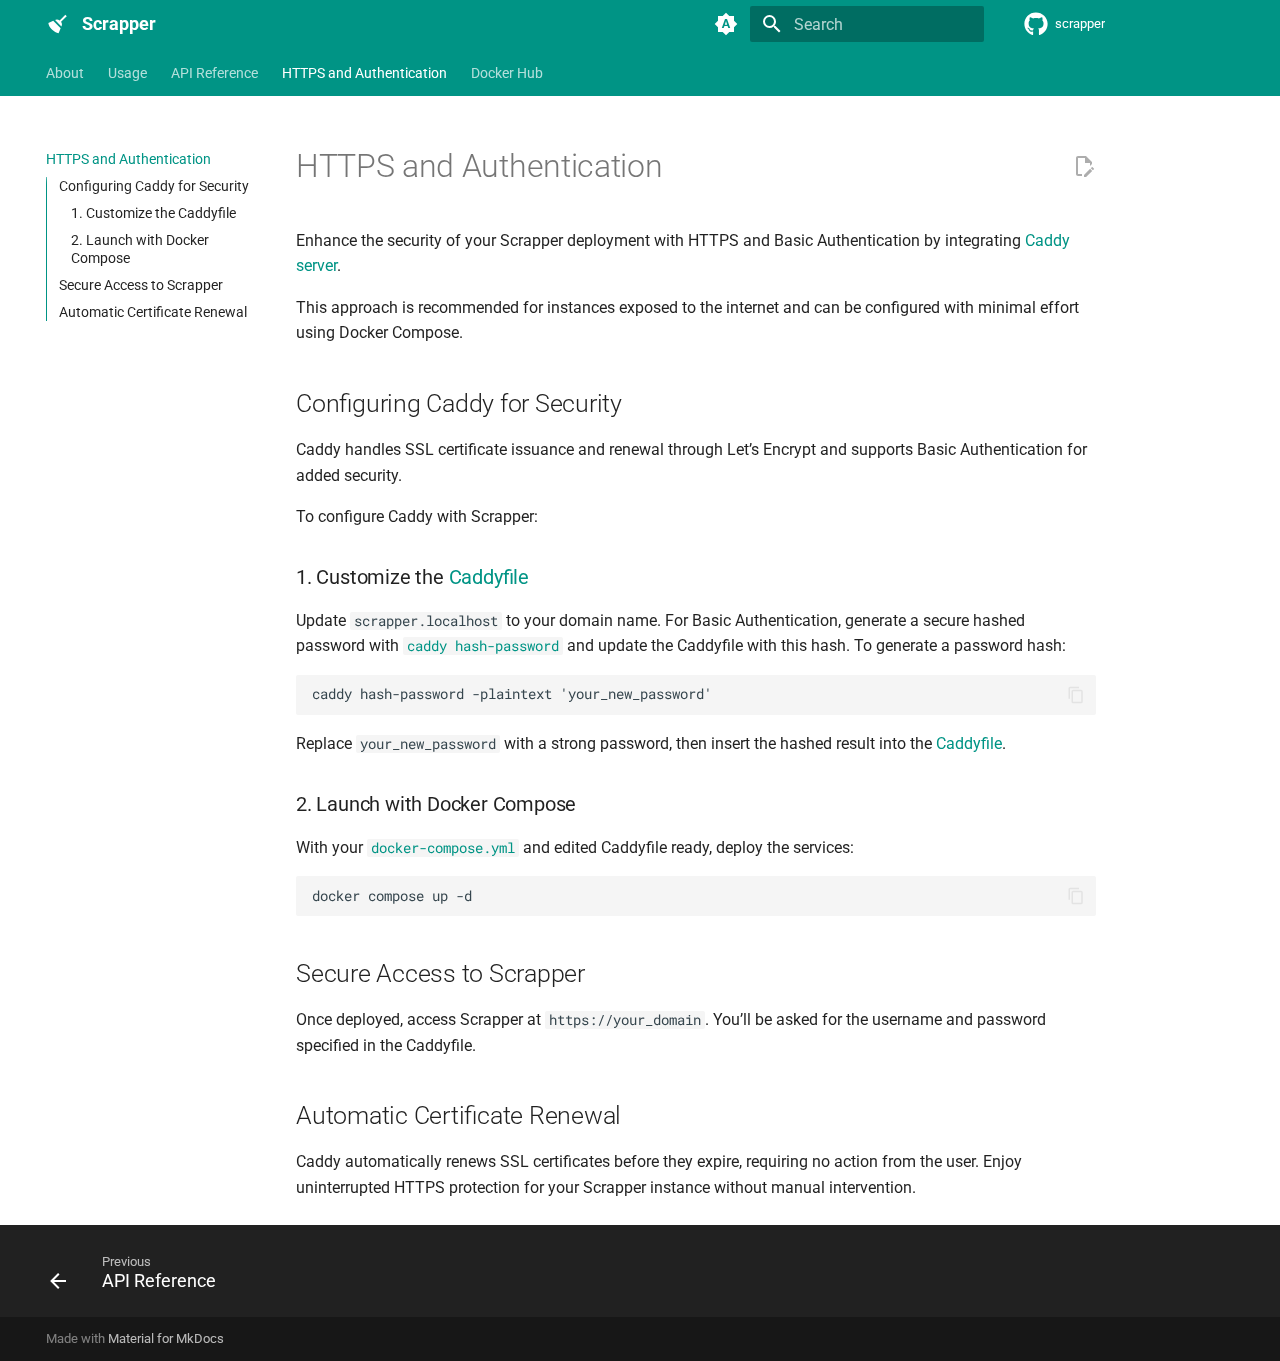
<file: sections/auth/index.html>
<!doctype html>
<html lang="en" class="no-js">
  <head>
    
      <meta charset="utf-8">
      <meta name="viewport" content="width=device-width,initial-scale=1">
      
        <meta name="description" content="Web scraper with a simple REST API living in Docker and using a Headless browser and Readability.js for parsing.">
      
      
        <meta name="author" content="https://github.com/amerkurev">
      
      
        <link rel="canonical" href="https://scrapper.dev/sections/auth/">
      
      
        <link rel="prev" href="../api/">
      
      
      
      <link rel="icon" href="../../images/favicon.svg">
      <meta name="generator" content="mkdocs-1.6.0, mkdocs-material-9.5.25">
    
    
      
        <title>HTTPS and Authentication - Scrapper</title>
      
    
    
      <link rel="stylesheet" href="../../assets/stylesheets/main.6543a935.min.css">
      
        
        <link rel="stylesheet" href="../../assets/stylesheets/palette.06af60db.min.css">
      
      


    
    
      
    
    
      
        
        
        <link rel="preconnect" href="https://fonts.gstatic.com" crossorigin>
        <link rel="stylesheet" href="https://fonts.googleapis.com/css?family=Roboto:300,300i,400,400i,700,700i%7CRoboto+Mono:400,400i,700,700i&display=fallback">
        <style>:root{--md-text-font:"Roboto";--md-code-font:"Roboto Mono"}</style>
      
    
    
      <link rel="stylesheet" href="../../stylesheets/extra.css">
    
    <script>__md_scope=new URL("../..",location),__md_hash=e=>[...e].reduce((e,_)=>(e<<5)-e+_.charCodeAt(0),0),__md_get=(e,_=localStorage,t=__md_scope)=>JSON.parse(_.getItem(t.pathname+"."+e)),__md_set=(e,_,t=localStorage,a=__md_scope)=>{try{t.setItem(a.pathname+"."+e,JSON.stringify(_))}catch(e){}}</script>
    
      

    
    
    
  </head>
  
  
    
    
      
    
    
    
    
    <body dir="ltr" data-md-color-scheme="default" data-md-color-primary="indigo" data-md-color-accent="indigo">
  
    
    <input class="md-toggle" data-md-toggle="drawer" type="checkbox" id="__drawer" autocomplete="off">
    <input class="md-toggle" data-md-toggle="search" type="checkbox" id="__search" autocomplete="off">
    <label class="md-overlay" for="__drawer"></label>
    <div data-md-component="skip">
      
        
        <a href="#https-and-authentication" class="md-skip">
          Skip to content
        </a>
      
    </div>
    <div data-md-component="announce">
      
    </div>
    
    
      

<header class="md-header" data-md-component="header">
  <nav class="md-header__inner md-grid" aria-label="Header">
    <a href="../.." title="Scrapper" class="md-header__button md-logo" aria-label="Scrapper" data-md-component="logo">
      
  <img src="../../images/logo.svg" alt="logo">

    </a>
    <label class="md-header__button md-icon" for="__drawer">
      
      <svg xmlns="http://www.w3.org/2000/svg" viewBox="0 0 24 24"><path d="M3 6h18v2H3V6m0 5h18v2H3v-2m0 5h18v2H3v-2Z"/></svg>
    </label>
    <div class="md-header__title" data-md-component="header-title">
      <div class="md-header__ellipsis">
        <div class="md-header__topic">
          <span class="md-ellipsis">
            Scrapper
          </span>
        </div>
        <div class="md-header__topic" data-md-component="header-topic">
          <span class="md-ellipsis">
            
              HTTPS and Authentication
            
          </span>
        </div>
      </div>
    </div>
    
      
        <form class="md-header__option" data-md-component="palette">
  
    
    
    
    <input class="md-option" data-md-color-media="(prefers-color-scheme)" data-md-color-scheme="default" data-md-color-primary="indigo" data-md-color-accent="indigo"  aria-label="Switch to light mode"  type="radio" name="__palette" id="__palette_0">
    
      <label class="md-header__button md-icon" title="Switch to light mode" for="__palette_1" hidden>
        <svg xmlns="http://www.w3.org/2000/svg" viewBox="0 0 24 24"><path d="m14.3 16-.7-2h-3.2l-.7 2H7.8L11 7h2l3.2 9h-1.9M20 8.69V4h-4.69L12 .69 8.69 4H4v4.69L.69 12 4 15.31V20h4.69L12 23.31 15.31 20H20v-4.69L23.31 12 20 8.69m-9.15 3.96h2.3L12 9l-1.15 3.65Z"/></svg>
      </label>
    
  
    
    
    
    <input class="md-option" data-md-color-media="(prefers-color-scheme: light)" data-md-color-scheme="default" data-md-color-primary="teal" data-md-color-accent="indigo"  aria-label="Switch to dark mode"  type="radio" name="__palette" id="__palette_1">
    
      <label class="md-header__button md-icon" title="Switch to dark mode" for="__palette_2" hidden>
        <svg xmlns="http://www.w3.org/2000/svg" viewBox="0 0 24 24"><path d="M12 8a4 4 0 0 0-4 4 4 4 0 0 0 4 4 4 4 0 0 0 4-4 4 4 0 0 0-4-4m0 10a6 6 0 0 1-6-6 6 6 0 0 1 6-6 6 6 0 0 1 6 6 6 6 0 0 1-6 6m8-9.31V4h-4.69L12 .69 8.69 4H4v4.69L.69 12 4 15.31V20h4.69L12 23.31 15.31 20H20v-4.69L23.31 12 20 8.69Z"/></svg>
      </label>
    
  
    
    
    
    <input class="md-option" data-md-color-media="(prefers-color-scheme: dark)" data-md-color-scheme="slate" data-md-color-primary="teal" data-md-color-accent="indigo"  aria-label="Switch to system preference"  type="radio" name="__palette" id="__palette_2">
    
      <label class="md-header__button md-icon" title="Switch to system preference" for="__palette_0" hidden>
        <svg xmlns="http://www.w3.org/2000/svg" viewBox="0 0 24 24"><path d="M12 18c-.89 0-1.74-.2-2.5-.55C11.56 16.5 13 14.42 13 12c0-2.42-1.44-4.5-3.5-5.45C10.26 6.2 11.11 6 12 6a6 6 0 0 1 6 6 6 6 0 0 1-6 6m8-9.31V4h-4.69L12 .69 8.69 4H4v4.69L.69 12 4 15.31V20h4.69L12 23.31 15.31 20H20v-4.69L23.31 12 20 8.69Z"/></svg>
      </label>
    
  
</form>
      
    
    
      <script>var media,input,key,value,palette=__md_get("__palette");if(palette&&palette.color){"(prefers-color-scheme)"===palette.color.media&&(media=matchMedia("(prefers-color-scheme: light)"),input=document.querySelector(media.matches?"[data-md-color-media='(prefers-color-scheme: light)']":"[data-md-color-media='(prefers-color-scheme: dark)']"),palette.color.media=input.getAttribute("data-md-color-media"),palette.color.scheme=input.getAttribute("data-md-color-scheme"),palette.color.primary=input.getAttribute("data-md-color-primary"),palette.color.accent=input.getAttribute("data-md-color-accent"));for([key,value]of Object.entries(palette.color))document.body.setAttribute("data-md-color-"+key,value)}</script>
    
    
    
      <label class="md-header__button md-icon" for="__search">
        
        <svg xmlns="http://www.w3.org/2000/svg" viewBox="0 0 24 24"><path d="M9.5 3A6.5 6.5 0 0 1 16 9.5c0 1.61-.59 3.09-1.56 4.23l.27.27h.79l5 5-1.5 1.5-5-5v-.79l-.27-.27A6.516 6.516 0 0 1 9.5 16 6.5 6.5 0 0 1 3 9.5 6.5 6.5 0 0 1 9.5 3m0 2C7 5 5 7 5 9.5S7 14 9.5 14 14 12 14 9.5 12 5 9.5 5Z"/></svg>
      </label>
      <div class="md-search" data-md-component="search" role="dialog">
  <label class="md-search__overlay" for="__search"></label>
  <div class="md-search__inner" role="search">
    <form class="md-search__form" name="search">
      <input type="text" class="md-search__input" name="query" aria-label="Search" placeholder="Search" autocapitalize="off" autocorrect="off" autocomplete="off" spellcheck="false" data-md-component="search-query" required>
      <label class="md-search__icon md-icon" for="__search">
        
        <svg xmlns="http://www.w3.org/2000/svg" viewBox="0 0 24 24"><path d="M9.5 3A6.5 6.5 0 0 1 16 9.5c0 1.61-.59 3.09-1.56 4.23l.27.27h.79l5 5-1.5 1.5-5-5v-.79l-.27-.27A6.516 6.516 0 0 1 9.5 16 6.5 6.5 0 0 1 3 9.5 6.5 6.5 0 0 1 9.5 3m0 2C7 5 5 7 5 9.5S7 14 9.5 14 14 12 14 9.5 12 5 9.5 5Z"/></svg>
        
        <svg xmlns="http://www.w3.org/2000/svg" viewBox="0 0 24 24"><path d="M20 11v2H8l5.5 5.5-1.42 1.42L4.16 12l7.92-7.92L13.5 5.5 8 11h12Z"/></svg>
      </label>
      <nav class="md-search__options" aria-label="Search">
        
          <a href="javascript:void(0)" class="md-search__icon md-icon" title="Share" aria-label="Share" data-clipboard data-clipboard-text="" data-md-component="search-share" tabindex="-1">
            
            <svg xmlns="http://www.w3.org/2000/svg" viewBox="0 0 24 24"><path d="M18 16.08c-.76 0-1.44.3-1.96.77L8.91 12.7c.05-.23.09-.46.09-.7 0-.24-.04-.47-.09-.7l7.05-4.11c.54.5 1.25.81 2.04.81a3 3 0 0 0 3-3 3 3 0 0 0-3-3 3 3 0 0 0-3 3c0 .24.04.47.09.7L8.04 9.81C7.5 9.31 6.79 9 6 9a3 3 0 0 0-3 3 3 3 0 0 0 3 3c.79 0 1.5-.31 2.04-.81l7.12 4.15c-.05.21-.08.43-.08.66 0 1.61 1.31 2.91 2.92 2.91 1.61 0 2.92-1.3 2.92-2.91A2.92 2.92 0 0 0 18 16.08Z"/></svg>
          </a>
        
        <button type="reset" class="md-search__icon md-icon" title="Clear" aria-label="Clear" tabindex="-1">
          
          <svg xmlns="http://www.w3.org/2000/svg" viewBox="0 0 24 24"><path d="M19 6.41 17.59 5 12 10.59 6.41 5 5 6.41 10.59 12 5 17.59 6.41 19 12 13.41 17.59 19 19 17.59 13.41 12 19 6.41Z"/></svg>
        </button>
      </nav>
      
        <div class="md-search__suggest" data-md-component="search-suggest"></div>
      
    </form>
    <div class="md-search__output">
      <div class="md-search__scrollwrap" data-md-scrollfix>
        <div class="md-search-result" data-md-component="search-result">
          <div class="md-search-result__meta">
            Initializing search
          </div>
          <ol class="md-search-result__list" role="presentation"></ol>
        </div>
      </div>
    </div>
  </div>
</div>
    
    
      <div class="md-header__source">
        <a href="https://github.com/amerkurev/scrapper" title="Go to repository" class="md-source" data-md-component="source">
  <div class="md-source__icon md-icon">
    
    <svg xmlns="http://www.w3.org/2000/svg" viewBox="0 0 496 512"><!--! Font Awesome Free 6.5.2 by @fontawesome - https://fontawesome.com License - https://fontawesome.com/license/free (Icons: CC BY 4.0, Fonts: SIL OFL 1.1, Code: MIT License) Copyright 2024 Fonticons, Inc.--><path d="M165.9 397.4c0 2-2.3 3.6-5.2 3.6-3.3.3-5.6-1.3-5.6-3.6 0-2 2.3-3.6 5.2-3.6 3-.3 5.6 1.3 5.6 3.6zm-31.1-4.5c-.7 2 1.3 4.3 4.3 4.9 2.6 1 5.6 0 6.2-2s-1.3-4.3-4.3-5.2c-2.6-.7-5.5.3-6.2 2.3zm44.2-1.7c-2.9.7-4.9 2.6-4.6 4.9.3 2 2.9 3.3 5.9 2.6 2.9-.7 4.9-2.6 4.6-4.6-.3-1.9-3-3.2-5.9-2.9zM244.8 8C106.1 8 0 113.3 0 252c0 110.9 69.8 205.8 169.5 239.2 12.8 2.3 17.3-5.6 17.3-12.1 0-6.2-.3-40.4-.3-61.4 0 0-70 15-84.7-29.8 0 0-11.4-29.1-27.8-36.6 0 0-22.9-15.7 1.6-15.4 0 0 24.9 2 38.6 25.8 21.9 38.6 58.6 27.5 72.9 20.9 2.3-16 8.8-27.1 16-33.7-55.9-6.2-112.3-14.3-112.3-110.5 0-27.5 7.6-41.3 23.6-58.9-2.6-6.5-11.1-33.3 2.6-67.9 20.9-6.5 69 27 69 27 20-5.6 41.5-8.5 62.8-8.5s42.8 2.9 62.8 8.5c0 0 48.1-33.6 69-27 13.7 34.7 5.2 61.4 2.6 67.9 16 17.7 25.8 31.5 25.8 58.9 0 96.5-58.9 104.2-114.8 110.5 9.2 7.9 17 22.9 17 46.4 0 33.7-.3 75.4-.3 83.6 0 6.5 4.6 14.4 17.3 12.1C428.2 457.8 496 362.9 496 252 496 113.3 383.5 8 244.8 8zM97.2 352.9c-1.3 1-1 3.3.7 5.2 1.6 1.6 3.9 2.3 5.2 1 1.3-1 1-3.3-.7-5.2-1.6-1.6-3.9-2.3-5.2-1zm-10.8-8.1c-.7 1.3.3 2.9 2.3 3.9 1.6 1 3.6.7 4.3-.7.7-1.3-.3-2.9-2.3-3.9-2-.6-3.6-.3-4.3.7zm32.4 35.6c-1.6 1.3-1 4.3 1.3 6.2 2.3 2.3 5.2 2.6 6.5 1 1.3-1.3.7-4.3-1.3-6.2-2.2-2.3-5.2-2.6-6.5-1zm-11.4-14.7c-1.6 1-1.6 3.6 0 5.9 1.6 2.3 4.3 3.3 5.6 2.3 1.6-1.3 1.6-3.9 0-6.2-1.4-2.3-4-3.3-5.6-2z"/></svg>
  </div>
  <div class="md-source__repository">
    scrapper
  </div>
</a>
      </div>
    
  </nav>
  
</header>
    
    <div class="md-container" data-md-component="container">
      
      
        
          
            
<nav class="md-tabs" aria-label="Tabs" data-md-component="tabs">
  <div class="md-grid">
    <ul class="md-tabs__list">
      
        
  
  
  
    <li class="md-tabs__item">
      <a href="../.." class="md-tabs__link">
        
  
    
  
  About

      </a>
    </li>
  

      
        
  
  
  
    <li class="md-tabs__item">
      <a href="../usage/" class="md-tabs__link">
        
  
    
  
  Usage

      </a>
    </li>
  

      
        
  
  
  
    <li class="md-tabs__item">
      <a href="../api/" class="md-tabs__link">
        
  
    
  
  API Reference

      </a>
    </li>
  

      
        
  
  
    
  
  
    <li class="md-tabs__item md-tabs__item--active">
      <a href="./" class="md-tabs__link">
        
  
    
  
  HTTPS and Authentication

      </a>
    </li>
  

      
        
  
  
  
    <li class="md-tabs__item">
      <a href="https://hub.docker.com/r/amerkurev/scrapper" class="md-tabs__link">
        
  
    
  
  Docker Hub

      </a>
    </li>
  

      
    </ul>
  </div>
</nav>
          
        
      
      <main class="md-main" data-md-component="main">
        <div class="md-main__inner md-grid">
          
            
              
              <div class="md-sidebar md-sidebar--primary" data-md-component="sidebar" data-md-type="navigation" >
                <div class="md-sidebar__scrollwrap">
                  <div class="md-sidebar__inner">
                    


  


  

<nav class="md-nav md-nav--primary md-nav--lifted md-nav--integrated" aria-label="Navigation" data-md-level="0">
  <label class="md-nav__title" for="__drawer">
    <a href="../.." title="Scrapper" class="md-nav__button md-logo" aria-label="Scrapper" data-md-component="logo">
      
  <img src="../../images/logo.svg" alt="logo">

    </a>
    Scrapper
  </label>
  
    <div class="md-nav__source">
      <a href="https://github.com/amerkurev/scrapper" title="Go to repository" class="md-source" data-md-component="source">
  <div class="md-source__icon md-icon">
    
    <svg xmlns="http://www.w3.org/2000/svg" viewBox="0 0 496 512"><!--! Font Awesome Free 6.5.2 by @fontawesome - https://fontawesome.com License - https://fontawesome.com/license/free (Icons: CC BY 4.0, Fonts: SIL OFL 1.1, Code: MIT License) Copyright 2024 Fonticons, Inc.--><path d="M165.9 397.4c0 2-2.3 3.6-5.2 3.6-3.3.3-5.6-1.3-5.6-3.6 0-2 2.3-3.6 5.2-3.6 3-.3 5.6 1.3 5.6 3.6zm-31.1-4.5c-.7 2 1.3 4.3 4.3 4.9 2.6 1 5.6 0 6.2-2s-1.3-4.3-4.3-5.2c-2.6-.7-5.5.3-6.2 2.3zm44.2-1.7c-2.9.7-4.9 2.6-4.6 4.9.3 2 2.9 3.3 5.9 2.6 2.9-.7 4.9-2.6 4.6-4.6-.3-1.9-3-3.2-5.9-2.9zM244.8 8C106.1 8 0 113.3 0 252c0 110.9 69.8 205.8 169.5 239.2 12.8 2.3 17.3-5.6 17.3-12.1 0-6.2-.3-40.4-.3-61.4 0 0-70 15-84.7-29.8 0 0-11.4-29.1-27.8-36.6 0 0-22.9-15.7 1.6-15.4 0 0 24.9 2 38.6 25.8 21.9 38.6 58.6 27.5 72.9 20.9 2.3-16 8.8-27.1 16-33.7-55.9-6.2-112.3-14.3-112.3-110.5 0-27.5 7.6-41.3 23.6-58.9-2.6-6.5-11.1-33.3 2.6-67.9 20.9-6.5 69 27 69 27 20-5.6 41.5-8.5 62.8-8.5s42.8 2.9 62.8 8.5c0 0 48.1-33.6 69-27 13.7 34.7 5.2 61.4 2.6 67.9 16 17.7 25.8 31.5 25.8 58.9 0 96.5-58.9 104.2-114.8 110.5 9.2 7.9 17 22.9 17 46.4 0 33.7-.3 75.4-.3 83.6 0 6.5 4.6 14.4 17.3 12.1C428.2 457.8 496 362.9 496 252 496 113.3 383.5 8 244.8 8zM97.2 352.9c-1.3 1-1 3.3.7 5.2 1.6 1.6 3.9 2.3 5.2 1 1.3-1 1-3.3-.7-5.2-1.6-1.6-3.9-2.3-5.2-1zm-10.8-8.1c-.7 1.3.3 2.9 2.3 3.9 1.6 1 3.6.7 4.3-.7.7-1.3-.3-2.9-2.3-3.9-2-.6-3.6-.3-4.3.7zm32.4 35.6c-1.6 1.3-1 4.3 1.3 6.2 2.3 2.3 5.2 2.6 6.5 1 1.3-1.3.7-4.3-1.3-6.2-2.2-2.3-5.2-2.6-6.5-1zm-11.4-14.7c-1.6 1-1.6 3.6 0 5.9 1.6 2.3 4.3 3.3 5.6 2.3 1.6-1.3 1.6-3.9 0-6.2-1.4-2.3-4-3.3-5.6-2z"/></svg>
  </div>
  <div class="md-source__repository">
    scrapper
  </div>
</a>
    </div>
  
  <ul class="md-nav__list" data-md-scrollfix>
    
      
      
  
  
  
  
    <li class="md-nav__item">
      <a href="../.." class="md-nav__link">
        
  
  <span class="md-ellipsis">
    About
  </span>
  

      </a>
    </li>
  

    
      
      
  
  
  
  
    <li class="md-nav__item">
      <a href="../usage/" class="md-nav__link">
        
  
  <span class="md-ellipsis">
    Usage
  </span>
  

      </a>
    </li>
  

    
      
      
  
  
  
  
    <li class="md-nav__item">
      <a href="../api/" class="md-nav__link">
        
  
  <span class="md-ellipsis">
    API Reference
  </span>
  

      </a>
    </li>
  

    
      
      
  
  
    
  
  
  
    <li class="md-nav__item md-nav__item--active">
      
      <input class="md-nav__toggle md-toggle" type="checkbox" id="__toc">
      
      
        
      
      
        <label class="md-nav__link md-nav__link--active" for="__toc">
          
  
  <span class="md-ellipsis">
    HTTPS and Authentication
  </span>
  

          <span class="md-nav__icon md-icon"></span>
        </label>
      
      <a href="./" class="md-nav__link md-nav__link--active">
        
  
  <span class="md-ellipsis">
    HTTPS and Authentication
  </span>
  

      </a>
      
        

<nav class="md-nav md-nav--secondary" aria-label="Table of contents">
  
  
  
    
  
  
    <label class="md-nav__title" for="__toc">
      <span class="md-nav__icon md-icon"></span>
      Table of contents
    </label>
    <ul class="md-nav__list" data-md-component="toc" data-md-scrollfix>
      
        <li class="md-nav__item">
  <a href="#configuring-caddy-for-security" class="md-nav__link">
    <span class="md-ellipsis">
      Configuring Caddy for Security
    </span>
  </a>
  
    <nav class="md-nav" aria-label="Configuring Caddy for Security">
      <ul class="md-nav__list">
        
          <li class="md-nav__item">
  <a href="#1-customize-the-caddyfile" class="md-nav__link">
    <span class="md-ellipsis">
      1. Customize the Caddyfile
    </span>
  </a>
  
</li>
        
          <li class="md-nav__item">
  <a href="#2-launch-with-docker-compose" class="md-nav__link">
    <span class="md-ellipsis">
      2. Launch with Docker Compose
    </span>
  </a>
  
</li>
        
      </ul>
    </nav>
  
</li>
      
        <li class="md-nav__item">
  <a href="#secure-access-to-scrapper" class="md-nav__link">
    <span class="md-ellipsis">
      Secure Access to Scrapper
    </span>
  </a>
  
</li>
      
        <li class="md-nav__item">
  <a href="#automatic-certificate-renewal" class="md-nav__link">
    <span class="md-ellipsis">
      Automatic Certificate Renewal
    </span>
  </a>
  
</li>
      
    </ul>
  
</nav>
      
    </li>
  

    
      
      
  
  
  
  
    <li class="md-nav__item">
      <a href="https://hub.docker.com/r/amerkurev/scrapper" class="md-nav__link">
        
  
  <span class="md-ellipsis">
    Docker Hub
  </span>
  

      </a>
    </li>
  

    
  </ul>
</nav>
                  </div>
                </div>
              </div>
            
            
          
          
            <div class="md-content" data-md-component="content">
              <article class="md-content__inner md-typeset">
                
                  

  
    <a href="https://github.com/amerkurev/scrapper/edit/master/sections/auth/index.md" title="Edit this page" class="md-content__button md-icon">
      
      <svg xmlns="http://www.w3.org/2000/svg" viewBox="0 0 24 24"><path d="M10 20H6V4h7v5h5v3.1l2-2V8l-6-6H6c-1.1 0-2 .9-2 2v16c0 1.1.9 2 2 2h4v-2m10.2-7c.1 0 .3.1.4.2l1.3 1.3c.2.2.2.6 0 .8l-1 1-2.1-2.1 1-1c.1-.1.2-.2.4-.2m0 3.9L14.1 23H12v-2.1l6.1-6.1 2.1 2.1Z"/></svg>
    </a>
  
  


<h1 id="https-and-authentication">HTTPS and Authentication<a class="headerlink" href="#https-and-authentication" title="Permanent link">&para;</a></h1>
<p>Enhance the security of your Scrapper deployment with HTTPS and Basic Authentication by integrating <a href="https://github.com/caddyserver/caddy">Caddy server</a>.</p>
<p>This approach is recommended for instances exposed to the internet and can be configured with minimal effort using Docker Compose.</p>
<h2 id="configuring-caddy-for-security">Configuring Caddy for Security<a class="headerlink" href="#configuring-caddy-for-security" title="Permanent link">&para;</a></h2>
<p>Caddy handles SSL certificate issuance and renewal through Let&rsquo;s Encrypt and supports Basic Authentication for added security.</p>
<p>To configure Caddy with Scrapper:</p>
<h3 id="1-customize-the-caddyfile">1. Customize the <a href="https://github.com/amerkurev/scrapper/blob/master/Caddyfile">Caddyfile</a><a class="headerlink" href="#1-customize-the-caddyfile" title="Permanent link">&para;</a></h3>
<p>Update <code>scrapper.localhost</code> to your domain name. For Basic Authentication, generate a secure hashed password with <a href="https://caddyserver.com/docs/command-line#caddy-hash-password"><code>caddy hash-password</code></a> and update the Caddyfile with this hash.
To generate a password hash:</p>
<pre><code class="language-console">caddy hash-password -plaintext 'your_new_password'
</code></pre>
<p>Replace <code>your_new_password</code> with a strong password, then insert the hashed result into the <a href="https://github.com/amerkurev/scrapper/blob/master/Caddyfile">Caddyfile</a>.</p>
<h3 id="2-launch-with-docker-compose">2. Launch with Docker Compose<a class="headerlink" href="#2-launch-with-docker-compose" title="Permanent link">&para;</a></h3>
<p>With your <a href="https://github.com/amerkurev/scrapper/blob/master/docker-compose.yml"><code>docker-compose.yml</code></a> and edited Caddyfile ready, deploy the services:</p>
<pre><code class="language-console">docker compose up -d
</code></pre>
<h2 id="secure-access-to-scrapper">Secure Access to Scrapper<a class="headerlink" href="#secure-access-to-scrapper" title="Permanent link">&para;</a></h2>
<p>Once deployed, access Scrapper at <code>https://your_domain</code>. You&rsquo;ll be asked for the username and password specified in the Caddyfile.</p>
<h2 id="automatic-certificate-renewal">Automatic Certificate Renewal<a class="headerlink" href="#automatic-certificate-renewal" title="Permanent link">&para;</a></h2>
<p>Caddy automatically renews SSL certificates before they expire, requiring no action from the user. Enjoy uninterrupted HTTPS protection for your Scrapper instance without manual intervention.</p>












                
              </article>
            </div>
          
          
  <script>var tabs=__md_get("__tabs");if(Array.isArray(tabs))e:for(var set of document.querySelectorAll(".tabbed-set")){var tab,labels=set.querySelector(".tabbed-labels");for(tab of tabs)for(var label of labels.getElementsByTagName("label"))if(label.innerText.trim()===tab){var input=document.getElementById(label.htmlFor);input.checked=!0;continue e}}</script>

<script>var target=document.getElementById(location.hash.slice(1));target&&target.name&&(target.checked=target.name.startsWith("__tabbed_"))</script>
        </div>
        
          <button type="button" class="md-top md-icon" data-md-component="top" hidden>
  
  <svg xmlns="http://www.w3.org/2000/svg" viewBox="0 0 24 24"><path d="M13 20h-2V8l-5.5 5.5-1.42-1.42L12 4.16l7.92 7.92-1.42 1.42L13 8v12Z"/></svg>
  Back to top
</button>
        
      </main>
      
        <footer class="md-footer">
  
    
      
      <nav class="md-footer__inner md-grid" aria-label="Footer" >
        
          
          <a href="../api/" class="md-footer__link md-footer__link--prev" aria-label="Previous: API Reference">
            <div class="md-footer__button md-icon">
              
              <svg xmlns="http://www.w3.org/2000/svg" viewBox="0 0 24 24"><path d="M20 11v2H8l5.5 5.5-1.42 1.42L4.16 12l7.92-7.92L13.5 5.5 8 11h12Z"/></svg>
            </div>
            <div class="md-footer__title">
              <span class="md-footer__direction">
                Previous
              </span>
              <div class="md-ellipsis">
                API Reference
              </div>
            </div>
          </a>
        
        
      </nav>
    
  
  <div class="md-footer-meta md-typeset">
    <div class="md-footer-meta__inner md-grid">
      <div class="md-copyright">
  
  
    Made with
    <a href="https://squidfunk.github.io/mkdocs-material/" target="_blank" rel="noopener">
      Material for MkDocs
    </a>
  
</div>
      
    </div>
  </div>
</footer>
      
    </div>
    <div class="md-dialog" data-md-component="dialog">
      <div class="md-dialog__inner md-typeset"></div>
    </div>
    
      <div class="md-progress" data-md-component="progress" role="progressbar"></div>
    
    
    <script id="__config" type="application/json">{"base": "../..", "features": ["toc.integrate", "content.code.copy", "content.code.annotate", "navigation.instant.progress", "navigation.tabs", "search.suggest", "search.highlight", "search.share", "navigation.footer", "content.action.edit", "content.tabs.link", "content.tooltips", "navigation.top"], "search": "../../assets/javascripts/workers/search.b8dbb3d2.min.js", "translations": {"clipboard.copied": "Copied to clipboard", "clipboard.copy": "Copy to clipboard", "search.result.more.one": "1 more on this page", "search.result.more.other": "# more on this page", "search.result.none": "No matching documents", "search.result.one": "1 matching document", "search.result.other": "# matching documents", "search.result.placeholder": "Type to start searching", "search.result.term.missing": "Missing", "select.version": "Select version"}}</script>
    
    
      <script src="../../assets/javascripts/bundle.081f42fc.min.js"></script>
      
    
  </body>
</html>
</file>
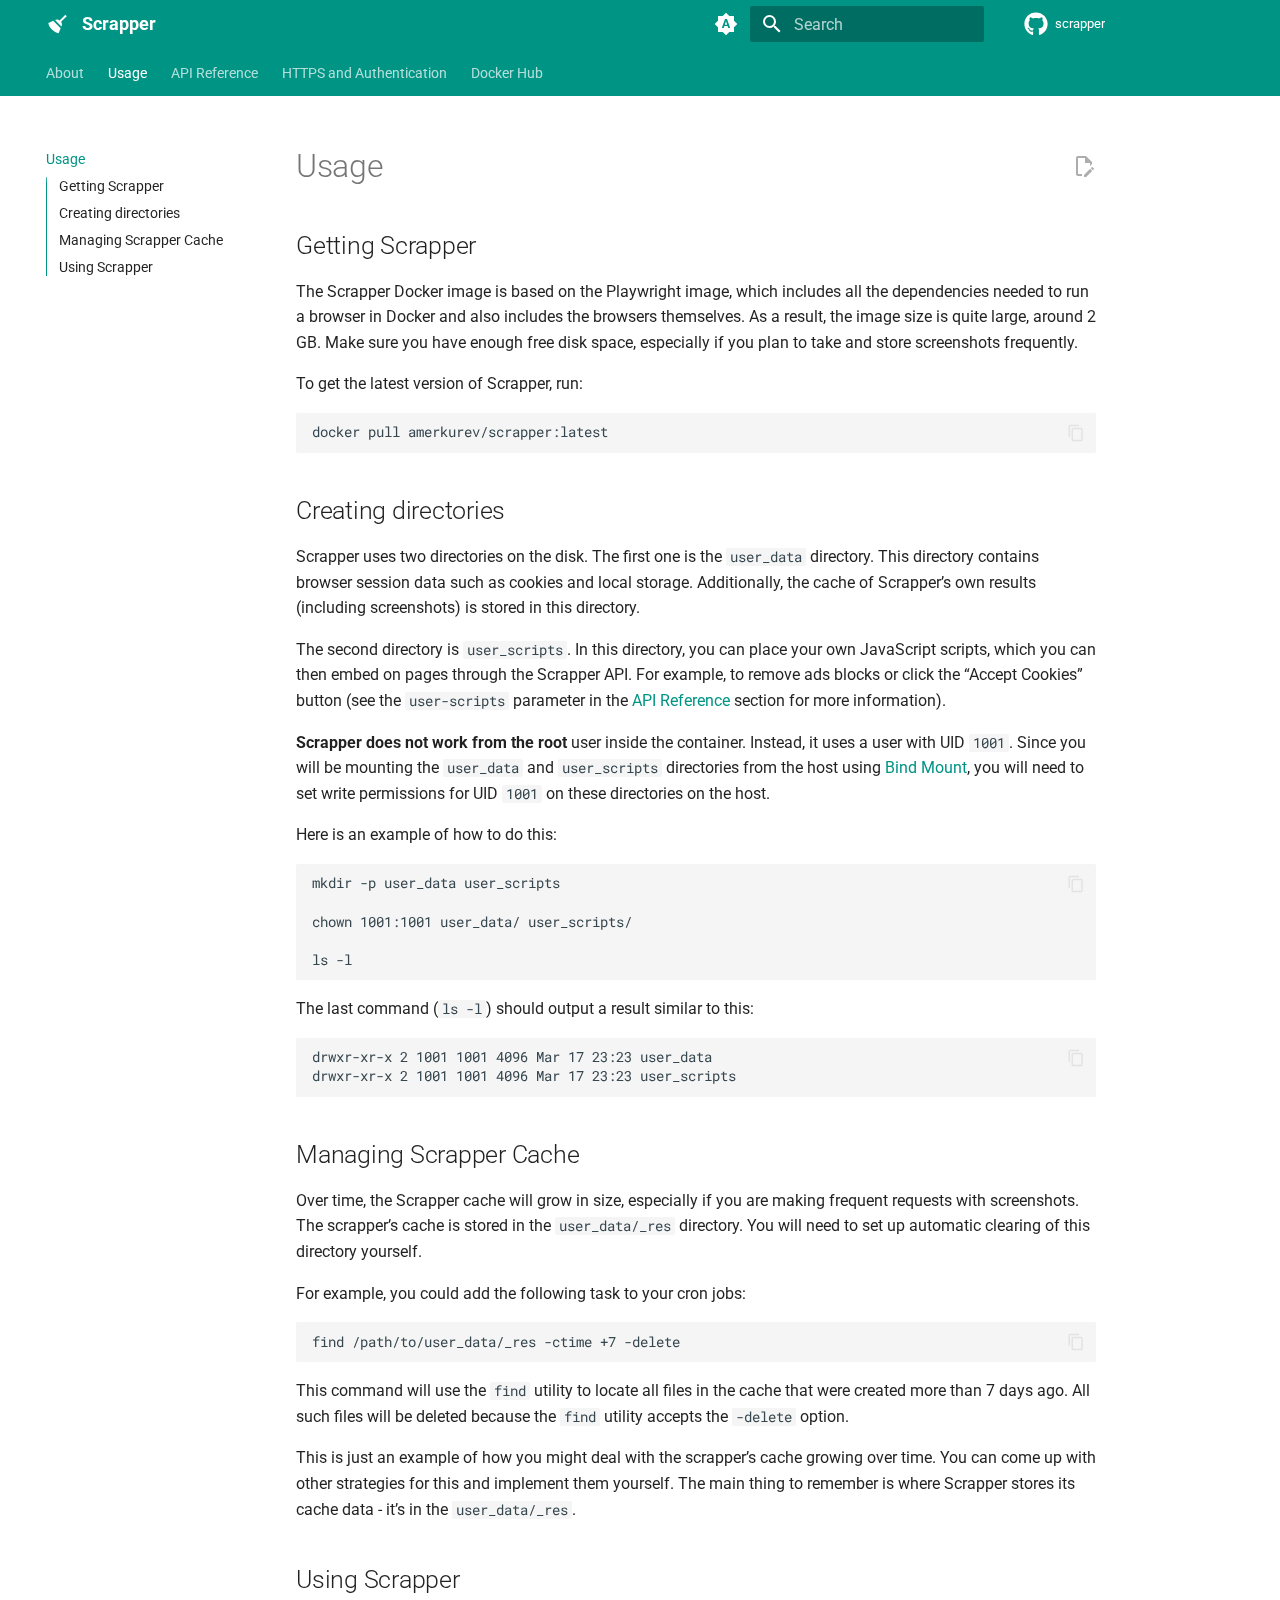
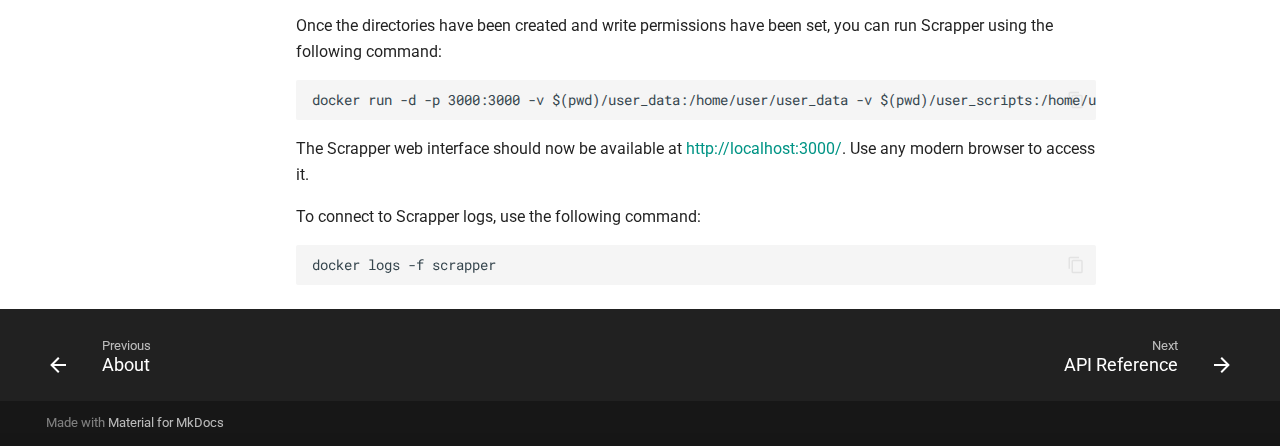
<file: sections/usage/index.html>
<!doctype html>
<html lang="en" class="no-js">
  <head>
    
      <meta charset="utf-8">
      <meta name="viewport" content="width=device-width,initial-scale=1">
      
        <meta name="description" content="Web scraper with a simple REST API living in Docker and using a Headless browser and Readability.js for parsing.">
      
      
        <meta name="author" content="https://github.com/amerkurev">
      
      
        <link rel="canonical" href="https://scrapper.dev/sections/usage/">
      
      
        <link rel="prev" href="../..">
      
      
        <link rel="next" href="../api/">
      
      
      <link rel="icon" href="../../images/favicon.svg">
      <meta name="generator" content="mkdocs-1.6.0, mkdocs-material-9.5.25">
    
    
      
        <title>Usage - Scrapper</title>
      
    
    
      <link rel="stylesheet" href="../../assets/stylesheets/main.6543a935.min.css">
      
        
        <link rel="stylesheet" href="../../assets/stylesheets/palette.06af60db.min.css">
      
      


    
    
      
    
    
      
        
        
        <link rel="preconnect" href="https://fonts.gstatic.com" crossorigin>
        <link rel="stylesheet" href="https://fonts.googleapis.com/css?family=Roboto:300,300i,400,400i,700,700i%7CRoboto+Mono:400,400i,700,700i&display=fallback">
        <style>:root{--md-text-font:"Roboto";--md-code-font:"Roboto Mono"}</style>
      
    
    
      <link rel="stylesheet" href="../../stylesheets/extra.css">
    
    <script>__md_scope=new URL("../..",location),__md_hash=e=>[...e].reduce((e,_)=>(e<<5)-e+_.charCodeAt(0),0),__md_get=(e,_=localStorage,t=__md_scope)=>JSON.parse(_.getItem(t.pathname+"."+e)),__md_set=(e,_,t=localStorage,a=__md_scope)=>{try{t.setItem(a.pathname+"."+e,JSON.stringify(_))}catch(e){}}</script>
    
      

    
    
    
  </head>
  
  
    
    
      
    
    
    
    
    <body dir="ltr" data-md-color-scheme="default" data-md-color-primary="indigo" data-md-color-accent="indigo">
  
    
    <input class="md-toggle" data-md-toggle="drawer" type="checkbox" id="__drawer" autocomplete="off">
    <input class="md-toggle" data-md-toggle="search" type="checkbox" id="__search" autocomplete="off">
    <label class="md-overlay" for="__drawer"></label>
    <div data-md-component="skip">
      
        
        <a href="#usage" class="md-skip">
          Skip to content
        </a>
      
    </div>
    <div data-md-component="announce">
      
    </div>
    
    
      

<header class="md-header" data-md-component="header">
  <nav class="md-header__inner md-grid" aria-label="Header">
    <a href="../.." title="Scrapper" class="md-header__button md-logo" aria-label="Scrapper" data-md-component="logo">
      
  <img src="../../images/logo.svg" alt="logo">

    </a>
    <label class="md-header__button md-icon" for="__drawer">
      
      <svg xmlns="http://www.w3.org/2000/svg" viewBox="0 0 24 24"><path d="M3 6h18v2H3V6m0 5h18v2H3v-2m0 5h18v2H3v-2Z"/></svg>
    </label>
    <div class="md-header__title" data-md-component="header-title">
      <div class="md-header__ellipsis">
        <div class="md-header__topic">
          <span class="md-ellipsis">
            Scrapper
          </span>
        </div>
        <div class="md-header__topic" data-md-component="header-topic">
          <span class="md-ellipsis">
            
              Usage
            
          </span>
        </div>
      </div>
    </div>
    
      
        <form class="md-header__option" data-md-component="palette">
  
    
    
    
    <input class="md-option" data-md-color-media="(prefers-color-scheme)" data-md-color-scheme="default" data-md-color-primary="indigo" data-md-color-accent="indigo"  aria-label="Switch to light mode"  type="radio" name="__palette" id="__palette_0">
    
      <label class="md-header__button md-icon" title="Switch to light mode" for="__palette_1" hidden>
        <svg xmlns="http://www.w3.org/2000/svg" viewBox="0 0 24 24"><path d="m14.3 16-.7-2h-3.2l-.7 2H7.8L11 7h2l3.2 9h-1.9M20 8.69V4h-4.69L12 .69 8.69 4H4v4.69L.69 12 4 15.31V20h4.69L12 23.31 15.31 20H20v-4.69L23.31 12 20 8.69m-9.15 3.96h2.3L12 9l-1.15 3.65Z"/></svg>
      </label>
    
  
    
    
    
    <input class="md-option" data-md-color-media="(prefers-color-scheme: light)" data-md-color-scheme="default" data-md-color-primary="teal" data-md-color-accent="indigo"  aria-label="Switch to dark mode"  type="radio" name="__palette" id="__palette_1">
    
      <label class="md-header__button md-icon" title="Switch to dark mode" for="__palette_2" hidden>
        <svg xmlns="http://www.w3.org/2000/svg" viewBox="0 0 24 24"><path d="M12 8a4 4 0 0 0-4 4 4 4 0 0 0 4 4 4 4 0 0 0 4-4 4 4 0 0 0-4-4m0 10a6 6 0 0 1-6-6 6 6 0 0 1 6-6 6 6 0 0 1 6 6 6 6 0 0 1-6 6m8-9.31V4h-4.69L12 .69 8.69 4H4v4.69L.69 12 4 15.31V20h4.69L12 23.31 15.31 20H20v-4.69L23.31 12 20 8.69Z"/></svg>
      </label>
    
  
    
    
    
    <input class="md-option" data-md-color-media="(prefers-color-scheme: dark)" data-md-color-scheme="slate" data-md-color-primary="teal" data-md-color-accent="indigo"  aria-label="Switch to system preference"  type="radio" name="__palette" id="__palette_2">
    
      <label class="md-header__button md-icon" title="Switch to system preference" for="__palette_0" hidden>
        <svg xmlns="http://www.w3.org/2000/svg" viewBox="0 0 24 24"><path d="M12 18c-.89 0-1.74-.2-2.5-.55C11.56 16.5 13 14.42 13 12c0-2.42-1.44-4.5-3.5-5.45C10.26 6.2 11.11 6 12 6a6 6 0 0 1 6 6 6 6 0 0 1-6 6m8-9.31V4h-4.69L12 .69 8.69 4H4v4.69L.69 12 4 15.31V20h4.69L12 23.31 15.31 20H20v-4.69L23.31 12 20 8.69Z"/></svg>
      </label>
    
  
</form>
      
    
    
      <script>var media,input,key,value,palette=__md_get("__palette");if(palette&&palette.color){"(prefers-color-scheme)"===palette.color.media&&(media=matchMedia("(prefers-color-scheme: light)"),input=document.querySelector(media.matches?"[data-md-color-media='(prefers-color-scheme: light)']":"[data-md-color-media='(prefers-color-scheme: dark)']"),palette.color.media=input.getAttribute("data-md-color-media"),palette.color.scheme=input.getAttribute("data-md-color-scheme"),palette.color.primary=input.getAttribute("data-md-color-primary"),palette.color.accent=input.getAttribute("data-md-color-accent"));for([key,value]of Object.entries(palette.color))document.body.setAttribute("data-md-color-"+key,value)}</script>
    
    
    
      <label class="md-header__button md-icon" for="__search">
        
        <svg xmlns="http://www.w3.org/2000/svg" viewBox="0 0 24 24"><path d="M9.5 3A6.5 6.5 0 0 1 16 9.5c0 1.61-.59 3.09-1.56 4.23l.27.27h.79l5 5-1.5 1.5-5-5v-.79l-.27-.27A6.516 6.516 0 0 1 9.5 16 6.5 6.5 0 0 1 3 9.5 6.5 6.5 0 0 1 9.5 3m0 2C7 5 5 7 5 9.5S7 14 9.5 14 14 12 14 9.5 12 5 9.5 5Z"/></svg>
      </label>
      <div class="md-search" data-md-component="search" role="dialog">
  <label class="md-search__overlay" for="__search"></label>
  <div class="md-search__inner" role="search">
    <form class="md-search__form" name="search">
      <input type="text" class="md-search__input" name="query" aria-label="Search" placeholder="Search" autocapitalize="off" autocorrect="off" autocomplete="off" spellcheck="false" data-md-component="search-query" required>
      <label class="md-search__icon md-icon" for="__search">
        
        <svg xmlns="http://www.w3.org/2000/svg" viewBox="0 0 24 24"><path d="M9.5 3A6.5 6.5 0 0 1 16 9.5c0 1.61-.59 3.09-1.56 4.23l.27.27h.79l5 5-1.5 1.5-5-5v-.79l-.27-.27A6.516 6.516 0 0 1 9.5 16 6.5 6.5 0 0 1 3 9.5 6.5 6.5 0 0 1 9.5 3m0 2C7 5 5 7 5 9.5S7 14 9.5 14 14 12 14 9.5 12 5 9.5 5Z"/></svg>
        
        <svg xmlns="http://www.w3.org/2000/svg" viewBox="0 0 24 24"><path d="M20 11v2H8l5.5 5.5-1.42 1.42L4.16 12l7.92-7.92L13.5 5.5 8 11h12Z"/></svg>
      </label>
      <nav class="md-search__options" aria-label="Search">
        
          <a href="javascript:void(0)" class="md-search__icon md-icon" title="Share" aria-label="Share" data-clipboard data-clipboard-text="" data-md-component="search-share" tabindex="-1">
            
            <svg xmlns="http://www.w3.org/2000/svg" viewBox="0 0 24 24"><path d="M18 16.08c-.76 0-1.44.3-1.96.77L8.91 12.7c.05-.23.09-.46.09-.7 0-.24-.04-.47-.09-.7l7.05-4.11c.54.5 1.25.81 2.04.81a3 3 0 0 0 3-3 3 3 0 0 0-3-3 3 3 0 0 0-3 3c0 .24.04.47.09.7L8.04 9.81C7.5 9.31 6.79 9 6 9a3 3 0 0 0-3 3 3 3 0 0 0 3 3c.79 0 1.5-.31 2.04-.81l7.12 4.15c-.05.21-.08.43-.08.66 0 1.61 1.31 2.91 2.92 2.91 1.61 0 2.92-1.3 2.92-2.91A2.92 2.92 0 0 0 18 16.08Z"/></svg>
          </a>
        
        <button type="reset" class="md-search__icon md-icon" title="Clear" aria-label="Clear" tabindex="-1">
          
          <svg xmlns="http://www.w3.org/2000/svg" viewBox="0 0 24 24"><path d="M19 6.41 17.59 5 12 10.59 6.41 5 5 6.41 10.59 12 5 17.59 6.41 19 12 13.41 17.59 19 19 17.59 13.41 12 19 6.41Z"/></svg>
        </button>
      </nav>
      
        <div class="md-search__suggest" data-md-component="search-suggest"></div>
      
    </form>
    <div class="md-search__output">
      <div class="md-search__scrollwrap" data-md-scrollfix>
        <div class="md-search-result" data-md-component="search-result">
          <div class="md-search-result__meta">
            Initializing search
          </div>
          <ol class="md-search-result__list" role="presentation"></ol>
        </div>
      </div>
    </div>
  </div>
</div>
    
    
      <div class="md-header__source">
        <a href="https://github.com/amerkurev/scrapper" title="Go to repository" class="md-source" data-md-component="source">
  <div class="md-source__icon md-icon">
    
    <svg xmlns="http://www.w3.org/2000/svg" viewBox="0 0 496 512"><!--! Font Awesome Free 6.5.2 by @fontawesome - https://fontawesome.com License - https://fontawesome.com/license/free (Icons: CC BY 4.0, Fonts: SIL OFL 1.1, Code: MIT License) Copyright 2024 Fonticons, Inc.--><path d="M165.9 397.4c0 2-2.3 3.6-5.2 3.6-3.3.3-5.6-1.3-5.6-3.6 0-2 2.3-3.6 5.2-3.6 3-.3 5.6 1.3 5.6 3.6zm-31.1-4.5c-.7 2 1.3 4.3 4.3 4.9 2.6 1 5.6 0 6.2-2s-1.3-4.3-4.3-5.2c-2.6-.7-5.5.3-6.2 2.3zm44.2-1.7c-2.9.7-4.9 2.6-4.6 4.9.3 2 2.9 3.3 5.9 2.6 2.9-.7 4.9-2.6 4.6-4.6-.3-1.9-3-3.2-5.9-2.9zM244.8 8C106.1 8 0 113.3 0 252c0 110.9 69.8 205.8 169.5 239.2 12.8 2.3 17.3-5.6 17.3-12.1 0-6.2-.3-40.4-.3-61.4 0 0-70 15-84.7-29.8 0 0-11.4-29.1-27.8-36.6 0 0-22.9-15.7 1.6-15.4 0 0 24.9 2 38.6 25.8 21.9 38.6 58.6 27.5 72.9 20.9 2.3-16 8.8-27.1 16-33.7-55.9-6.2-112.3-14.3-112.3-110.5 0-27.5 7.6-41.3 23.6-58.9-2.6-6.5-11.1-33.3 2.6-67.9 20.9-6.5 69 27 69 27 20-5.6 41.5-8.5 62.8-8.5s42.8 2.9 62.8 8.5c0 0 48.1-33.6 69-27 13.7 34.7 5.2 61.4 2.6 67.9 16 17.7 25.8 31.5 25.8 58.9 0 96.5-58.9 104.2-114.8 110.5 9.2 7.9 17 22.9 17 46.4 0 33.7-.3 75.4-.3 83.6 0 6.5 4.6 14.4 17.3 12.1C428.2 457.8 496 362.9 496 252 496 113.3 383.5 8 244.8 8zM97.2 352.9c-1.3 1-1 3.3.7 5.2 1.6 1.6 3.9 2.3 5.2 1 1.3-1 1-3.3-.7-5.2-1.6-1.6-3.9-2.3-5.2-1zm-10.8-8.1c-.7 1.3.3 2.9 2.3 3.9 1.6 1 3.6.7 4.3-.7.7-1.3-.3-2.9-2.3-3.9-2-.6-3.6-.3-4.3.7zm32.4 35.6c-1.6 1.3-1 4.3 1.3 6.2 2.3 2.3 5.2 2.6 6.5 1 1.3-1.3.7-4.3-1.3-6.2-2.2-2.3-5.2-2.6-6.5-1zm-11.4-14.7c-1.6 1-1.6 3.6 0 5.9 1.6 2.3 4.3 3.3 5.6 2.3 1.6-1.3 1.6-3.9 0-6.2-1.4-2.3-4-3.3-5.6-2z"/></svg>
  </div>
  <div class="md-source__repository">
    scrapper
  </div>
</a>
      </div>
    
  </nav>
  
</header>
    
    <div class="md-container" data-md-component="container">
      
      
        
          
            
<nav class="md-tabs" aria-label="Tabs" data-md-component="tabs">
  <div class="md-grid">
    <ul class="md-tabs__list">
      
        
  
  
  
    <li class="md-tabs__item">
      <a href="../.." class="md-tabs__link">
        
  
    
  
  About

      </a>
    </li>
  

      
        
  
  
    
  
  
    <li class="md-tabs__item md-tabs__item--active">
      <a href="./" class="md-tabs__link">
        
  
    
  
  Usage

      </a>
    </li>
  

      
        
  
  
  
    <li class="md-tabs__item">
      <a href="../api/" class="md-tabs__link">
        
  
    
  
  API Reference

      </a>
    </li>
  

      
        
  
  
  
    <li class="md-tabs__item">
      <a href="../auth/" class="md-tabs__link">
        
  
    
  
  HTTPS and Authentication

      </a>
    </li>
  

      
        
  
  
  
    <li class="md-tabs__item">
      <a href="https://hub.docker.com/r/amerkurev/scrapper" class="md-tabs__link">
        
  
    
  
  Docker Hub

      </a>
    </li>
  

      
    </ul>
  </div>
</nav>
          
        
      
      <main class="md-main" data-md-component="main">
        <div class="md-main__inner md-grid">
          
            
              
              <div class="md-sidebar md-sidebar--primary" data-md-component="sidebar" data-md-type="navigation" >
                <div class="md-sidebar__scrollwrap">
                  <div class="md-sidebar__inner">
                    


  


  

<nav class="md-nav md-nav--primary md-nav--lifted md-nav--integrated" aria-label="Navigation" data-md-level="0">
  <label class="md-nav__title" for="__drawer">
    <a href="../.." title="Scrapper" class="md-nav__button md-logo" aria-label="Scrapper" data-md-component="logo">
      
  <img src="../../images/logo.svg" alt="logo">

    </a>
    Scrapper
  </label>
  
    <div class="md-nav__source">
      <a href="https://github.com/amerkurev/scrapper" title="Go to repository" class="md-source" data-md-component="source">
  <div class="md-source__icon md-icon">
    
    <svg xmlns="http://www.w3.org/2000/svg" viewBox="0 0 496 512"><!--! Font Awesome Free 6.5.2 by @fontawesome - https://fontawesome.com License - https://fontawesome.com/license/free (Icons: CC BY 4.0, Fonts: SIL OFL 1.1, Code: MIT License) Copyright 2024 Fonticons, Inc.--><path d="M165.9 397.4c0 2-2.3 3.6-5.2 3.6-3.3.3-5.6-1.3-5.6-3.6 0-2 2.3-3.6 5.2-3.6 3-.3 5.6 1.3 5.6 3.6zm-31.1-4.5c-.7 2 1.3 4.3 4.3 4.9 2.6 1 5.6 0 6.2-2s-1.3-4.3-4.3-5.2c-2.6-.7-5.5.3-6.2 2.3zm44.2-1.7c-2.9.7-4.9 2.6-4.6 4.9.3 2 2.9 3.3 5.9 2.6 2.9-.7 4.9-2.6 4.6-4.6-.3-1.9-3-3.2-5.9-2.9zM244.8 8C106.1 8 0 113.3 0 252c0 110.9 69.8 205.8 169.5 239.2 12.8 2.3 17.3-5.6 17.3-12.1 0-6.2-.3-40.4-.3-61.4 0 0-70 15-84.7-29.8 0 0-11.4-29.1-27.8-36.6 0 0-22.9-15.7 1.6-15.4 0 0 24.9 2 38.6 25.8 21.9 38.6 58.6 27.5 72.9 20.9 2.3-16 8.8-27.1 16-33.7-55.9-6.2-112.3-14.3-112.3-110.5 0-27.5 7.6-41.3 23.6-58.9-2.6-6.5-11.1-33.3 2.6-67.9 20.9-6.5 69 27 69 27 20-5.6 41.5-8.5 62.8-8.5s42.8 2.9 62.8 8.5c0 0 48.1-33.6 69-27 13.7 34.7 5.2 61.4 2.6 67.9 16 17.7 25.8 31.5 25.8 58.9 0 96.5-58.9 104.2-114.8 110.5 9.2 7.9 17 22.9 17 46.4 0 33.7-.3 75.4-.3 83.6 0 6.5 4.6 14.4 17.3 12.1C428.2 457.8 496 362.9 496 252 496 113.3 383.5 8 244.8 8zM97.2 352.9c-1.3 1-1 3.3.7 5.2 1.6 1.6 3.9 2.3 5.2 1 1.3-1 1-3.3-.7-5.2-1.6-1.6-3.9-2.3-5.2-1zm-10.8-8.1c-.7 1.3.3 2.9 2.3 3.9 1.6 1 3.6.7 4.3-.7.7-1.3-.3-2.9-2.3-3.9-2-.6-3.6-.3-4.3.7zm32.4 35.6c-1.6 1.3-1 4.3 1.3 6.2 2.3 2.3 5.2 2.6 6.5 1 1.3-1.3.7-4.3-1.3-6.2-2.2-2.3-5.2-2.6-6.5-1zm-11.4-14.7c-1.6 1-1.6 3.6 0 5.9 1.6 2.3 4.3 3.3 5.6 2.3 1.6-1.3 1.6-3.9 0-6.2-1.4-2.3-4-3.3-5.6-2z"/></svg>
  </div>
  <div class="md-source__repository">
    scrapper
  </div>
</a>
    </div>
  
  <ul class="md-nav__list" data-md-scrollfix>
    
      
      
  
  
  
  
    <li class="md-nav__item">
      <a href="../.." class="md-nav__link">
        
  
  <span class="md-ellipsis">
    About
  </span>
  

      </a>
    </li>
  

    
      
      
  
  
    
  
  
  
    <li class="md-nav__item md-nav__item--active">
      
      <input class="md-nav__toggle md-toggle" type="checkbox" id="__toc">
      
      
        
      
      
        <label class="md-nav__link md-nav__link--active" for="__toc">
          
  
  <span class="md-ellipsis">
    Usage
  </span>
  

          <span class="md-nav__icon md-icon"></span>
        </label>
      
      <a href="./" class="md-nav__link md-nav__link--active">
        
  
  <span class="md-ellipsis">
    Usage
  </span>
  

      </a>
      
        

<nav class="md-nav md-nav--secondary" aria-label="Table of contents">
  
  
  
    
  
  
    <label class="md-nav__title" for="__toc">
      <span class="md-nav__icon md-icon"></span>
      Table of contents
    </label>
    <ul class="md-nav__list" data-md-component="toc" data-md-scrollfix>
      
        <li class="md-nav__item">
  <a href="#getting-scrapper" class="md-nav__link">
    <span class="md-ellipsis">
      Getting Scrapper
    </span>
  </a>
  
</li>
      
        <li class="md-nav__item">
  <a href="#creating-directories" class="md-nav__link">
    <span class="md-ellipsis">
      Creating directories
    </span>
  </a>
  
</li>
      
        <li class="md-nav__item">
  <a href="#managing-scrapper-cache" class="md-nav__link">
    <span class="md-ellipsis">
      Managing Scrapper Cache
    </span>
  </a>
  
</li>
      
        <li class="md-nav__item">
  <a href="#using-scrapper" class="md-nav__link">
    <span class="md-ellipsis">
      Using Scrapper
    </span>
  </a>
  
</li>
      
    </ul>
  
</nav>
      
    </li>
  

    
      
      
  
  
  
  
    <li class="md-nav__item">
      <a href="../api/" class="md-nav__link">
        
  
  <span class="md-ellipsis">
    API Reference
  </span>
  

      </a>
    </li>
  

    
      
      
  
  
  
  
    <li class="md-nav__item">
      <a href="../auth/" class="md-nav__link">
        
  
  <span class="md-ellipsis">
    HTTPS and Authentication
  </span>
  

      </a>
    </li>
  

    
      
      
  
  
  
  
    <li class="md-nav__item">
      <a href="https://hub.docker.com/r/amerkurev/scrapper" class="md-nav__link">
        
  
  <span class="md-ellipsis">
    Docker Hub
  </span>
  

      </a>
    </li>
  

    
  </ul>
</nav>
                  </div>
                </div>
              </div>
            
            
          
          
            <div class="md-content" data-md-component="content">
              <article class="md-content__inner md-typeset">
                
                  

  
    <a href="https://github.com/amerkurev/scrapper/edit/master/sections/usage/index.md" title="Edit this page" class="md-content__button md-icon">
      
      <svg xmlns="http://www.w3.org/2000/svg" viewBox="0 0 24 24"><path d="M10 20H6V4h7v5h5v3.1l2-2V8l-6-6H6c-1.1 0-2 .9-2 2v16c0 1.1.9 2 2 2h4v-2m10.2-7c.1 0 .3.1.4.2l1.3 1.3c.2.2.2.6 0 .8l-1 1-2.1-2.1 1-1c.1-.1.2-.2.4-.2m0 3.9L14.1 23H12v-2.1l6.1-6.1 2.1 2.1Z"/></svg>
    </a>
  
  


<h1 id="usage">Usage<a class="headerlink" href="#usage" title="Permanent link">&para;</a></h1>
<h2 id="getting-scrapper">Getting Scrapper<a class="headerlink" href="#getting-scrapper" title="Permanent link">&para;</a></h2>
<p>The Scrapper Docker image is based on the Playwright image, which includes all the dependencies needed to run a browser in Docker and also includes the browsers themselves.
As a result, the image size is quite large, around 2 GB. Make sure you have enough free disk space, especially if you plan to take and store screenshots frequently.</p>
<p>To get the latest version of Scrapper, run:</p>
<pre><code class="language-console">docker pull amerkurev/scrapper:latest
</code></pre>
<h2 id="creating-directories">Creating directories<a class="headerlink" href="#creating-directories" title="Permanent link">&para;</a></h2>
<p>Scrapper uses two directories on the disk. The first one is the <code>user_data</code> directory. This directory contains browser session data such as cookies and local storage.
Additionally, the cache of Scrapper&rsquo;s own results (including screenshots) is stored in this directory.</p>
<p>The second directory is <code>user_scripts</code>. In this directory, you can place your own JavaScript scripts, which you can then embed on pages through the Scrapper API.
For example, to remove ads blocks or click the &ldquo;Accept Cookies&rdquo; button (see the <code>user-scripts</code> parameter in the <a href="/sections/api">API Reference</a> section for more information).</p>
<p><strong>Scrapper does not work from the root</strong> user inside the container. Instead, it uses a user with UID <code>1001</code>.
Since you will be mounting the <code>user_data</code> and <code>user_scripts</code> directories from the host using <a href="https://docs.docker.com/storage/bind-mounts/">Bind Mount</a>, you will need to set write permissions for UID <code>1001</code> on these directories on the host. </p>
<p>Here is an example of how to do this:</p>
<pre><code class="language-console">mkdir -p user_data user_scripts

chown 1001:1001 user_data/ user_scripts/

ls -l
</code></pre>
<p>The last command (<code>ls -l</code>) should output a result similar to this:</p>
<pre><code>drwxr-xr-x 2 1001 1001 4096 Mar 17 23:23 user_data
drwxr-xr-x 2 1001 1001 4096 Mar 17 23:23 user_scripts
</code></pre>
<h2 id="managing-scrapper-cache">Managing Scrapper Cache<a class="headerlink" href="#managing-scrapper-cache" title="Permanent link">&para;</a></h2>
<p>Over time, the Scrapper cache will grow in size, especially if you are making frequent requests with screenshots.
The scrapper&rsquo;s cache is stored in the <code>user_data/_res</code> directory. You will need to set up automatic clearing of this directory yourself.</p>
<p>For example, you could add the following task to your cron jobs:</p>
<pre><code class="language-console">find /path/to/user_data/_res -ctime +7 -delete
</code></pre>
<p>This command will use the <code>find</code> utility to locate all files in the cache that were created more than 7 days ago. All such files will be deleted because the <code>find</code> utility accepts the <code>-delete</code> option.</p>
<p>This is just an example of how you might deal with the scrapper&rsquo;s cache growing over time. You can come up with other strategies for this and implement them yourself.
The main thing to remember is where Scrapper stores its cache data - it&rsquo;s in the <code>user_data/_res</code>.</p>
<h2 id="using-scrapper">Using Scrapper<a class="headerlink" href="#using-scrapper" title="Permanent link">&para;</a></h2>
<p>Once the directories have been created and write permissions have been set, you can run Scrapper using the following command:</p>
<pre><code class="language-console">docker run -d -p 3000:3000 -v $(pwd)/user_data:/home/user/user_data -v $(pwd)/user_scripts:/home/user/user_scripts --name scrapper amerkurev/scrapper:latest
</code></pre>
<p>The Scrapper web interface should now be available at <a href="http://localhost:3000/">http://localhost:3000/</a>. Use any modern browser to access it.</p>
<p>To connect to Scrapper logs, use the following command:</p>
<pre><code class="language-console">docker logs -f scrapper
</code></pre>












                
              </article>
            </div>
          
          
  <script>var tabs=__md_get("__tabs");if(Array.isArray(tabs))e:for(var set of document.querySelectorAll(".tabbed-set")){var tab,labels=set.querySelector(".tabbed-labels");for(tab of tabs)for(var label of labels.getElementsByTagName("label"))if(label.innerText.trim()===tab){var input=document.getElementById(label.htmlFor);input.checked=!0;continue e}}</script>

<script>var target=document.getElementById(location.hash.slice(1));target&&target.name&&(target.checked=target.name.startsWith("__tabbed_"))</script>
        </div>
        
          <button type="button" class="md-top md-icon" data-md-component="top" hidden>
  
  <svg xmlns="http://www.w3.org/2000/svg" viewBox="0 0 24 24"><path d="M13 20h-2V8l-5.5 5.5-1.42-1.42L12 4.16l7.92 7.92-1.42 1.42L13 8v12Z"/></svg>
  Back to top
</button>
        
      </main>
      
        <footer class="md-footer">
  
    
      
      <nav class="md-footer__inner md-grid" aria-label="Footer" >
        
          
          <a href="../.." class="md-footer__link md-footer__link--prev" aria-label="Previous: About">
            <div class="md-footer__button md-icon">
              
              <svg xmlns="http://www.w3.org/2000/svg" viewBox="0 0 24 24"><path d="M20 11v2H8l5.5 5.5-1.42 1.42L4.16 12l7.92-7.92L13.5 5.5 8 11h12Z"/></svg>
            </div>
            <div class="md-footer__title">
              <span class="md-footer__direction">
                Previous
              </span>
              <div class="md-ellipsis">
                About
              </div>
            </div>
          </a>
        
        
          
          <a href="../api/" class="md-footer__link md-footer__link--next" aria-label="Next: API Reference">
            <div class="md-footer__title">
              <span class="md-footer__direction">
                Next
              </span>
              <div class="md-ellipsis">
                API Reference
              </div>
            </div>
            <div class="md-footer__button md-icon">
              
              <svg xmlns="http://www.w3.org/2000/svg" viewBox="0 0 24 24"><path d="M4 11v2h12l-5.5 5.5 1.42 1.42L19.84 12l-7.92-7.92L10.5 5.5 16 11H4Z"/></svg>
            </div>
          </a>
        
      </nav>
    
  
  <div class="md-footer-meta md-typeset">
    <div class="md-footer-meta__inner md-grid">
      <div class="md-copyright">
  
  
    Made with
    <a href="https://squidfunk.github.io/mkdocs-material/" target="_blank" rel="noopener">
      Material for MkDocs
    </a>
  
</div>
      
    </div>
  </div>
</footer>
      
    </div>
    <div class="md-dialog" data-md-component="dialog">
      <div class="md-dialog__inner md-typeset"></div>
    </div>
    
      <div class="md-progress" data-md-component="progress" role="progressbar"></div>
    
    
    <script id="__config" type="application/json">{"base": "../..", "features": ["toc.integrate", "content.code.copy", "content.code.annotate", "navigation.instant.progress", "navigation.tabs", "search.suggest", "search.highlight", "search.share", "navigation.footer", "content.action.edit", "content.tabs.link", "content.tooltips", "navigation.top"], "search": "../../assets/javascripts/workers/search.b8dbb3d2.min.js", "translations": {"clipboard.copied": "Copied to clipboard", "clipboard.copy": "Copy to clipboard", "search.result.more.one": "1 more on this page", "search.result.more.other": "# more on this page", "search.result.none": "No matching documents", "search.result.one": "1 matching document", "search.result.other": "# matching documents", "search.result.placeholder": "Type to start searching", "search.result.term.missing": "Missing", "select.version": "Select version"}}</script>
    
    
      <script src="../../assets/javascripts/bundle.081f42fc.min.js"></script>
      
    
  </body>
</html>
</file>
<file: static/custom.css>
:root:not([data-theme=dark]), [data-theme=light] {
    --color: hsl(205deg, 20%, 22%);
}

nav, nav ul {
    display:flex
}

nav {
    justify-content:space-between
}

nav ol, nav ul {
    align-items: center;
    margin-bottom: 0;
    padding: 0;
    list-style:none
}

nav ol:first-of-type, nav ul:first-of-type {
    margin-left:calc(var(--nav-element-spacing-horizontal) * -1)
}

nav ol:last-of-type, nav ul:last-of-type {
    margin-right:calc(var(--nav-element-spacing-horizontal) * -1)
}

nav li {
    display: inline-block;
    margin: 0;
    padding:var(--nav-element-spacing-vertical) var(--nav-element-spacing-horizontal)
}

nav li > * {
    --spacing:0
}

nav :where(a, [role=link]) {
    display: inline-block;
    margin: calc(var(--nav-link-spacing-vertical) * -1) calc(var(--nav-link-spacing-horizontal) * -1);
    padding: var(--nav-link-spacing-vertical) var(--nav-link-spacing-horizontal);
    border-radius: var(--border-radius);
    text-decoration:none
}

nav :where(a, [role=link]):is([aria-current], :hover, :active, :focus) {
    text-decoration:none
}

nav[aria-label=breadcrumb] {
    align-items: center;
    justify-content:start
}

nav[aria-label=breadcrumb] ul li:not(:first-child) {
    -webkit-margin-start: var(--nav-link-spacing-horizontal);
    margin-inline-start:var(--nav-link-spacing-horizontal)
}

nav[aria-label=breadcrumb] ul li:not(:last-child) ::after {
    position: absolute;
    width: calc(var(--nav-link-spacing-horizontal) * 2);
    -webkit-margin-start: calc(var(--nav-link-spacing-horizontal) / 2);
    margin-inline-start: calc(var(--nav-link-spacing-horizontal) / 2);
    content: "/";
    color: var(--muted-color);
    text-align:center
}

nav[aria-label=breadcrumb] a[aria-current] {
    background-color: transparent;
    color: inherit;
    text-decoration: none;
    pointer-events:none
}

nav [role=button] {
    margin-right: inherit;
    margin-left: inherit;
    padding:var(--nav-link-spacing-vertical) var(--nav-link-spacing-horizontal)
}

:root:not([data-theme=dark]), [data-theme=light] {
    --invalid-color: #c62828;
    --valid-color: #388e3c;
    --nav-background-color: rgba(255, 255, 255, 0.7);
    --nav-border-color: rgba(115, 130, 140, 0.2);
    --nav-logo-color: #fff;
    --article-code-background-color:#f9fafb
}

@media only screen and (prefers-color-scheme: dark) {
    :root:not([data-theme=light]) {
        --invalid-color: rgba(183, 28, 28, 0.5);
        --valid-color: rgba(46, 125, 50, 0.5);
        --nav-background-color: rgba(16, 24, 30, 0.8);
        --nav-border-color: rgba(115, 130, 140, 0.2);
        --nav-logo-color: #0e1419;
        --article-code-background-color:var(--code-background-color)
    }
}

[data-theme=dark] {
    --invalid-color: rgba(183, 28, 28, 0.5);
    --valid-color: rgba(46, 125, 50, 0.5);
    --nav-background-color: rgba(16, 24, 30, 0.8);
    --nav-border-color: rgba(115, 130, 140, 0.2);
    --nav-logo-color: #0e1419;
    --article-code-background-color:var(--code-background-color)
}

html {
    scroll-behavior:smooth
}

.switcher {
    position: fixed;
    right: calc(var(--spacing)/ 2 + var(--scrollbar-width,0px));
    bottom: var(--spacing);
    width: auto;
    margin-bottom: 0;
    padding: .75rem;
    border-radius: 2rem;
    box-shadow: var(--card-box-shadow);
    line-height: 1;
    text-align: right
}

.switcher::after {
    display: inline-block;
    width: 1rem;
    height: 1rem;
    border: .15rem solid currentColor;
    border-radius: 50%;
    background: linear-gradient(to right,currentColor 0,currentColor 50%,transparent 50%);
    content: "";
    vertical-align: bottom;
    transition: transform var(--transition)
}

.switcher i {
    display: inline-block;
    max-width: 0;
    padding: 0;
    overflow: hidden;
    font-style: normal;
    font-size: .875rem;
    white-space: nowrap
}

.switcher:focus,.switcher:hover {
    max-width: 100%;
    transition: background-color var(--transition),border-color var(--transition),color var(--transition),box-shadow var(--transition)
}

.switcher:hover::after {
    transform: rotate(180deg)
}

.switcher:hover i {
    max-width: 100%;
    padding: 0 calc(var(--spacing)/ 2) 0 calc(var(--spacing)/ 4);
    transition: max-width var(--transition),padding var(--transition)
}

.switcher:focus {
    box-shadow: var(--card-box-shadow),0 0 0 .2rem var(--secondary-focus)
}

@media (min-width: 576px) {
    .switcher {
        right:calc(var(--spacing) + var(--scrollbar-width,0px))
    }
}

:root:not([data-theme=dark]),[data-theme=light] {
    --demo-background: linear-gradient( 180deg, #fff 0%, rgba(188, 235, 251, 0.25) 33%, rgba(188, 235, 251, 0.25) 66%, #fff 100% )
}

@media only screen and (prefers-color-scheme: dark) {
    :root:not([data-theme=light]) {
        --demo-background:linear-gradient(180deg, #11191f 0%, rgba(10, 53, 67, 0.5) 33%, rgba(10, 53, 67, 0.5) 66%, #11191f 100%)
    }
}

[data-theme=dark] {
    --demo-background: linear-gradient(180deg, #11191f 0%, rgba(10, 53, 67, 0.5) 33%, rgba(10, 53, 67, 0.5) 66%, #11191f 100%)
}

body {
    width: 100%;
    margin:0;
    min-height: 100vh;
    display:flex;
    flex-direction:column;
}

footer, header, main > section {
    --block-spacing-vertical: 3rem;
    --demo-height: calc(4.5rem + 352px);
    width: 100%;
    margin: 0;
    padding:var(--block-spacing-vertical) 0;
}

@media (min-width: 576px) {
    footer, header, main > section {
        --block-spacing-vertical: 4rem;
        --demo-height:calc(6rem + 392px)
    }
}

@media (min-width: 768px) {
    footer, header, main > section {
        --block-spacing-vertical: 5rem;
        --demo-height:calc(7.5rem + 440px)
    }
}

@media (min-width: 992px) {
    footer, header, main > section {
        --block-spacing-vertical: 6rem;
        --demo-height:calc(9rem + 488px)
    }
}

@media (min-width: 1200px) {
    footer, header, main > section {
        --block-spacing-vertical: 7rem;
        --demo-height:calc(10.5rem + 540px)
    }
}

header {
    padding-bottom: 0;
}

body > nav {
    --nav-link-spacing-vertical: 1rem;
    box-shadow: 0 1px 0 var(--nav-border-color);
}

body > nav a {
    border-radius:0
}

body > nav a svg {
    vertical-align: text-bottom;
    height:1rem
}

body > nav ul:first-of-type {
    margin-left:calc(var(--spacing) * -1)
}

body > nav ul:first-of-type li {
    padding:0
}

body > nav ul:first-of-type li:first-of-type a {
    display: block;
    margin: 0;
    padding: 0;
    background: var(--h1-color);
    color:var(--nav-logo-color)
}

body > nav ul:first-of-type li:first-of-type a svg {
    display: block;
    width: 3.5rem;
    height:3.5rem
}

body > nav ul:first-of-type li:nth-of-type(2) {
    margin-left: calc(var(--spacing) * 1.5);
    color: var(--h1-color);
    font-weight:200
}

body > nav ul:first-of-type li:nth-of-type(2) strong {
    font-weight:400
}

@media (min-width: 992px) {
    body > nav ul:first-of-type li:nth-of-type(2) {
        display:inline
    }
}

body > footer ul, body > footer ul li {
    margin-bottom: 0;
    padding: 0;
    color: var(--muted-color);
    list-style:none
}

body > footer li {
    display:inline-block
}

body > footer li:not(:first-child)::before {
    margin: 0 .25rem;
    content: "·"
}

body > footer ul:first-of-type {
    margin-bottom:calc(var(--spacing) * .5)
}

body > footer ul:first-of-type a {
    text-decoration:none
}

@media (max-width: 767px) {
    body > footer ul:last-of-type li {
        display:list-item
    }

    body > footer ul:last-of-type li::before {
        display: none
    }
}

details summary:not([role]) {
    color: var(--muted-color);
}

.article-container  {
  max-width: 800px !important;
  padding-top: 0;
}

.article-container h1,
.article-container h2 {
  line-height: 1.2;
  --font-size: 1.75rem;
  --typography-spacing-vertical:2.625rem
}

.article-container article {
  margin-top: 0;
  margin-bottom: 10px;
  padding: var(--block-spacing-vertical) var(--block-spacing-vertical);
}

.article-container article p,
.article-container article ul,
.article-container article table {
  font-size: .875rem;
}

.article-container article img {
  margin-bottom: 20px;
  max-width: 100%;
}

main {
  flex:1;
}

.extra-info {
  padding: var(--block-spacing-horizontal) var(--block-spacing-horizontal);
  font-size: .75rem;
  text-align: center;
}

code {
  width: 100%
}

.errors {
  color: #e53935;
}

a.logo, a.logo:hover, a.logo:focus, a.logo:active {
  color: var(--h1-color);
}
</file>
<file: stylesheets/extra.css>
article {
  max-width: 800px !important;
}

[dir="ltr"] .md-header__title {
  margin-left: 0;
}
</file>
<file: static/libs/pico/1.5.7/pico.min.css>
@charset "UTF-8";/*!
 * Pico.css v1.5.7 (https://picocss.com)
 * Copyright 2019-2023 - Licensed under MIT
 */:root{--font-family:system-ui,-apple-system,"Segoe UI","Roboto","Ubuntu","Cantarell","Noto Sans",sans-serif,"Apple Color Emoji","Segoe UI Emoji","Segoe UI Symbol","Noto Color Emoji";--line-height:1.5;--font-weight:400;--font-size:16px;--border-radius:0.25rem;--border-width:1px;--outline-width:3px;--spacing:1rem;--typography-spacing-vertical:1.5rem;--block-spacing-vertical:calc(var(--spacing) * 2);--block-spacing-horizontal:var(--spacing);--grid-spacing-vertical:0;--grid-spacing-horizontal:var(--spacing);--form-element-spacing-vertical:0.75rem;--form-element-spacing-horizontal:1rem;--nav-element-spacing-vertical:1rem;--nav-element-spacing-horizontal:0.5rem;--nav-link-spacing-vertical:0.5rem;--nav-link-spacing-horizontal:0.5rem;--form-label-font-weight:var(--font-weight);--transition:0.2s ease-in-out;--modal-overlay-backdrop-filter:blur(0.25rem)}@media (min-width:576px){:root{--font-size:17px}}@media (min-width:768px){:root{--font-size:18px}}@media (min-width:992px){:root{--font-size:19px}}@media (min-width:1200px){:root{--font-size:20px}}@media (min-width:576px){body>footer,body>header,body>main,section{--block-spacing-vertical:calc(var(--spacing) * 2.5)}}@media (min-width:768px){body>footer,body>header,body>main,section{--block-spacing-vertical:calc(var(--spacing) * 3)}}@media (min-width:992px){body>footer,body>header,body>main,section{--block-spacing-vertical:calc(var(--spacing) * 3.5)}}@media (min-width:1200px){body>footer,body>header,body>main,section{--block-spacing-vertical:calc(var(--spacing) * 4)}}@media (min-width:576px){article{--block-spacing-horizontal:calc(var(--spacing) * 1.25)}}@media (min-width:768px){article{--block-spacing-horizontal:calc(var(--spacing) * 1.5)}}@media (min-width:992px){article{--block-spacing-horizontal:calc(var(--spacing) * 1.75)}}@media (min-width:1200px){article{--block-spacing-horizontal:calc(var(--spacing) * 2)}}dialog>article{--block-spacing-vertical:calc(var(--spacing) * 2);--block-spacing-horizontal:var(--spacing)}@media (min-width:576px){dialog>article{--block-spacing-vertical:calc(var(--spacing) * 2.5);--block-spacing-horizontal:calc(var(--spacing) * 1.25)}}@media (min-width:768px){dialog>article{--block-spacing-vertical:calc(var(--spacing) * 3);--block-spacing-horizontal:calc(var(--spacing) * 1.5)}}a{--text-decoration:none}a.contrast,a.secondary{--text-decoration:underline}small{--font-size:0.875em}h1,h2,h3,h4,h5,h6{--font-weight:700}h1{--font-size:2rem;--typography-spacing-vertical:3rem}h2{--font-size:1.75rem;--typography-spacing-vertical:2.625rem}h3{--font-size:1.5rem;--typography-spacing-vertical:2.25rem}h4{--font-size:1.25rem;--typography-spacing-vertical:1.874rem}h5{--font-size:1.125rem;--typography-spacing-vertical:1.6875rem}[type=checkbox],[type=radio]{--border-width:2px}[type=checkbox][role=switch]{--border-width:3px}tfoot td,tfoot th,thead td,thead th{--border-width:3px}:not(thead,tfoot)>*>td{--font-size:0.875em}code,kbd,pre,samp{--font-family:"Menlo","Consolas","Roboto Mono","Ubuntu Monospace","Noto Mono","Oxygen Mono","Liberation Mono",monospace,"Apple Color Emoji","Segoe UI Emoji","Segoe UI Symbol","Noto Color Emoji"}kbd{--font-weight:bolder}:root:not([data-theme=dark]),[data-theme=light]{--background-color:#fff;--color:hsl(205deg, 20%, 32%);--h1-color:hsl(205deg, 30%, 15%);--h2-color:#24333e;--h3-color:hsl(205deg, 25%, 23%);--h4-color:#374956;--h5-color:hsl(205deg, 20%, 32%);--h6-color:#4d606d;--muted-color:hsl(205deg, 10%, 50%);--muted-border-color:hsl(205deg, 20%, 94%);--primary:hsl(195deg, 85%, 41%);--primary-hover:hsl(195deg, 90%, 32%);--primary-focus:rgba(16, 149, 193, 0.125);--primary-inverse:#fff;--secondary:hsl(205deg, 15%, 41%);--secondary-hover:hsl(205deg, 20%, 32%);--secondary-focus:rgba(89, 107, 120, 0.125);--secondary-inverse:#fff;--contrast:hsl(205deg, 30%, 15%);--contrast-hover:#000;--contrast-focus:rgba(89, 107, 120, 0.125);--contrast-inverse:#fff;--mark-background-color:#fff2ca;--mark-color:#543a26;--ins-color:#388e3c;--del-color:#c62828;--blockquote-border-color:var(--muted-border-color);--blockquote-footer-color:var(--muted-color);--button-box-shadow:0 0 0 rgba(0, 0, 0, 0);--button-hover-box-shadow:0 0 0 rgba(0, 0, 0, 0);--form-element-background-color:transparent;--form-element-border-color:hsl(205deg, 14%, 68%);--form-element-color:var(--color);--form-element-placeholder-color:var(--muted-color);--form-element-active-background-color:transparent;--form-element-active-border-color:var(--primary);--form-element-focus-color:var(--primary-focus);--form-element-disabled-background-color:hsl(205deg, 18%, 86%);--form-element-disabled-border-color:hsl(205deg, 14%, 68%);--form-element-disabled-opacity:0.5;--form-element-invalid-border-color:#c62828;--form-element-invalid-active-border-color:#d32f2f;--form-element-invalid-focus-color:rgba(211, 47, 47, 0.125);--form-element-valid-border-color:#388e3c;--form-element-valid-active-border-color:#43a047;--form-element-valid-focus-color:rgba(67, 160, 71, 0.125);--switch-background-color:hsl(205deg, 16%, 77%);--switch-color:var(--primary-inverse);--switch-checked-background-color:var(--primary);--range-border-color:hsl(205deg, 18%, 86%);--range-active-border-color:hsl(205deg, 16%, 77%);--range-thumb-border-color:var(--background-color);--range-thumb-color:var(--secondary);--range-thumb-hover-color:var(--secondary-hover);--range-thumb-active-color:var(--primary);--table-border-color:var(--muted-border-color);--table-row-stripped-background-color:#f6f8f9;--code-background-color:hsl(205deg, 20%, 94%);--code-color:var(--muted-color);--code-kbd-background-color:var(--contrast);--code-kbd-color:var(--contrast-inverse);--code-tag-color:hsl(330deg, 40%, 50%);--code-property-color:hsl(185deg, 40%, 40%);--code-value-color:hsl(40deg, 20%, 50%);--code-comment-color:hsl(205deg, 14%, 68%);--accordion-border-color:var(--muted-border-color);--accordion-close-summary-color:var(--color);--accordion-open-summary-color:var(--muted-color);--card-background-color:var(--background-color);--card-border-color:var(--muted-border-color);--card-box-shadow:0.0145rem 0.029rem 0.174rem rgba(27, 40, 50, 0.01698),0.0335rem 0.067rem 0.402rem rgba(27, 40, 50, 0.024),0.0625rem 0.125rem 0.75rem rgba(27, 40, 50, 0.03),0.1125rem 0.225rem 1.35rem rgba(27, 40, 50, 0.036),0.2085rem 0.417rem 2.502rem rgba(27, 40, 50, 0.04302),0.5rem 1rem 6rem rgba(27, 40, 50, 0.06),0 0 0 0.0625rem rgba(27, 40, 50, 0.015);--card-sectionning-background-color:#fbfbfc;--dropdown-background-color:#fbfbfc;--dropdown-border-color:#e1e6eb;--dropdown-box-shadow:var(--card-box-shadow);--dropdown-color:var(--color);--dropdown-hover-background-color:hsl(205deg, 20%, 94%);--modal-overlay-background-color:rgba(213, 220, 226, 0.7);--progress-background-color:hsl(205deg, 18%, 86%);--progress-color:var(--primary);--loading-spinner-opacity:0.5;--tooltip-background-color:var(--contrast);--tooltip-color:var(--contrast-inverse);--icon-checkbox:url("data:image/svg+xml,%3Csvg xmlns='http://www.w3.org/2000/svg' width='24' height='24' viewBox='0 0 24 24' fill='none' stroke='rgb(255, 255, 255)' stroke-width='4' stroke-linecap='round' stroke-linejoin='round'%3E%3Cpolyline points='20 6 9 17 4 12'%3E%3C/polyline%3E%3C/svg%3E");--icon-chevron:url("data:image/svg+xml,%3Csvg xmlns='http://www.w3.org/2000/svg' width='24' height='24' viewBox='0 0 24 24' fill='none' stroke='rgb(65, 84, 98)' stroke-width='2' stroke-linecap='round' stroke-linejoin='round'%3E%3Cpolyline points='6 9 12 15 18 9'%3E%3C/polyline%3E%3C/svg%3E");--icon-chevron-button:url("data:image/svg+xml,%3Csvg xmlns='http://www.w3.org/2000/svg' width='24' height='24' viewBox='0 0 24 24' fill='none' stroke='rgb(255, 255, 255)' stroke-width='2' stroke-linecap='round' stroke-linejoin='round'%3E%3Cpolyline points='6 9 12 15 18 9'%3E%3C/polyline%3E%3C/svg%3E");--icon-chevron-button-inverse:url("data:image/svg+xml,%3Csvg xmlns='http://www.w3.org/2000/svg' width='24' height='24' viewBox='0 0 24 24' fill='none' stroke='rgb(255, 255, 255)' stroke-width='2' stroke-linecap='round' stroke-linejoin='round'%3E%3Cpolyline points='6 9 12 15 18 9'%3E%3C/polyline%3E%3C/svg%3E");--icon-close:url("data:image/svg+xml,%3Csvg xmlns='http://www.w3.org/2000/svg' width='24' height='24' viewBox='0 0 24 24' fill='none' stroke='rgb(115, 130, 140)' stroke-width='4' stroke-linecap='round' stroke-linejoin='round'%3E%3Cline x1='18' y1='6' x2='6' y2='18'%3E%3C/line%3E%3Cline x1='6' y1='6' x2='18' y2='18'%3E%3C/line%3E%3C/svg%3E");--icon-date:url("data:image/svg+xml,%3Csvg xmlns='http://www.w3.org/2000/svg' width='24' height='24' viewBox='0 0 24 24' fill='none' stroke='rgb(65, 84, 98)' stroke-width='2' stroke-linecap='round' stroke-linejoin='round'%3E%3Crect x='3' y='4' width='18' height='18' rx='2' ry='2'%3E%3C/rect%3E%3Cline x1='16' y1='2' x2='16' y2='6'%3E%3C/line%3E%3Cline x1='8' y1='2' x2='8' y2='6'%3E%3C/line%3E%3Cline x1='3' y1='10' x2='21' y2='10'%3E%3C/line%3E%3C/svg%3E");--icon-invalid:url("data:image/svg+xml,%3Csvg xmlns='http://www.w3.org/2000/svg' width='24' height='24' viewBox='0 0 24 24' fill='none' stroke='rgb(198, 40, 40)' stroke-width='2' stroke-linecap='round' stroke-linejoin='round'%3E%3Ccircle cx='12' cy='12' r='10'%3E%3C/circle%3E%3Cline x1='12' y1='8' x2='12' y2='12'%3E%3C/line%3E%3Cline x1='12' y1='16' x2='12.01' y2='16'%3E%3C/line%3E%3C/svg%3E");--icon-minus:url("data:image/svg+xml,%3Csvg xmlns='http://www.w3.org/2000/svg' width='24' height='24' viewBox='0 0 24 24' fill='none' stroke='rgb(255, 255, 255)' stroke-width='4' stroke-linecap='round' stroke-linejoin='round'%3E%3Cline x1='5' y1='12' x2='19' y2='12'%3E%3C/line%3E%3C/svg%3E");--icon-search:url("data:image/svg+xml,%3Csvg xmlns='http://www.w3.org/2000/svg' width='24' height='24' viewBox='0 0 24 24' fill='none' stroke='rgb(65, 84, 98)' stroke-width='2' stroke-linecap='round' stroke-linejoin='round'%3E%3Ccircle cx='11' cy='11' r='8'%3E%3C/circle%3E%3Cline x1='21' y1='21' x2='16.65' y2='16.65'%3E%3C/line%3E%3C/svg%3E");--icon-time:url("data:image/svg+xml,%3Csvg xmlns='http://www.w3.org/2000/svg' width='24' height='24' viewBox='0 0 24 24' fill='none' stroke='rgb(65, 84, 98)' stroke-width='2' stroke-linecap='round' stroke-linejoin='round'%3E%3Ccircle cx='12' cy='12' r='10'%3E%3C/circle%3E%3Cpolyline points='12 6 12 12 16 14'%3E%3C/polyline%3E%3C/svg%3E");--icon-valid:url("data:image/svg+xml,%3Csvg xmlns='http://www.w3.org/2000/svg' width='24' height='24' viewBox='0 0 24 24' fill='none' stroke='rgb(56, 142, 60)' stroke-width='3' stroke-linecap='round' stroke-linejoin='round'%3E%3Cpolyline points='20 6 9 17 4 12'%3E%3C/polyline%3E%3C/svg%3E");color-scheme:light}@media only screen and (prefers-color-scheme:dark){:root:not([data-theme]){--background-color:#11191f;--color:hsl(205deg, 16%, 77%);--h1-color:hsl(205deg, 20%, 94%);--h2-color:#e1e6eb;--h3-color:hsl(205deg, 18%, 86%);--h4-color:#c8d1d8;--h5-color:hsl(205deg, 16%, 77%);--h6-color:#afbbc4;--muted-color:hsl(205deg, 10%, 50%);--muted-border-color:#1f2d38;--primary:hsl(195deg, 85%, 41%);--primary-hover:hsl(195deg, 80%, 50%);--primary-focus:rgba(16, 149, 193, 0.25);--primary-inverse:#fff;--secondary:hsl(205deg, 15%, 41%);--secondary-hover:hsl(205deg, 10%, 50%);--secondary-focus:rgba(115, 130, 140, 0.25);--secondary-inverse:#fff;--contrast:hsl(205deg, 20%, 94%);--contrast-hover:#fff;--contrast-focus:rgba(115, 130, 140, 0.25);--contrast-inverse:#000;--mark-background-color:#d1c284;--mark-color:#11191f;--ins-color:#388e3c;--del-color:#c62828;--blockquote-border-color:var(--muted-border-color);--blockquote-footer-color:var(--muted-color);--button-box-shadow:0 0 0 rgba(0, 0, 0, 0);--button-hover-box-shadow:0 0 0 rgba(0, 0, 0, 0);--form-element-background-color:#11191f;--form-element-border-color:#374956;--form-element-color:var(--color);--form-element-placeholder-color:var(--muted-color);--form-element-active-background-color:var(--form-element-background-color);--form-element-active-border-color:var(--primary);--form-element-focus-color:var(--primary-focus);--form-element-disabled-background-color:hsl(205deg, 25%, 23%);--form-element-disabled-border-color:hsl(205deg, 20%, 32%);--form-element-disabled-opacity:0.5;--form-element-invalid-border-color:#b71c1c;--form-element-invalid-active-border-color:#c62828;--form-element-invalid-focus-color:rgba(198, 40, 40, 0.25);--form-element-valid-border-color:#2e7d32;--form-element-valid-active-border-color:#388e3c;--form-element-valid-focus-color:rgba(56, 142, 60, 0.25);--switch-background-color:#374956;--switch-color:var(--primary-inverse);--switch-checked-background-color:var(--primary);--range-border-color:#24333e;--range-active-border-color:hsl(205deg, 25%, 23%);--range-thumb-border-color:var(--background-color);--range-thumb-color:var(--secondary);--range-thumb-hover-color:var(--secondary-hover);--range-thumb-active-color:var(--primary);--table-border-color:var(--muted-border-color);--table-row-stripped-background-color:rgba(115, 130, 140, 0.05);--code-background-color:#18232c;--code-color:var(--muted-color);--code-kbd-background-color:var(--contrast);--code-kbd-color:var(--contrast-inverse);--code-tag-color:hsl(330deg, 30%, 50%);--code-property-color:hsl(185deg, 30%, 50%);--code-value-color:hsl(40deg, 10%, 50%);--code-comment-color:#4d606d;--accordion-border-color:var(--muted-border-color);--accordion-active-summary-color:var(--primary);--accordion-close-summary-color:var(--color);--accordion-open-summary-color:var(--muted-color);--card-background-color:#141e26;--card-border-color:var(--card-background-color);--card-box-shadow:0.0145rem 0.029rem 0.174rem rgba(0, 0, 0, 0.01698),0.0335rem 0.067rem 0.402rem rgba(0, 0, 0, 0.024),0.0625rem 0.125rem 0.75rem rgba(0, 0, 0, 0.03),0.1125rem 0.225rem 1.35rem rgba(0, 0, 0, 0.036),0.2085rem 0.417rem 2.502rem rgba(0, 0, 0, 0.04302),0.5rem 1rem 6rem rgba(0, 0, 0, 0.06),0 0 0 0.0625rem rgba(0, 0, 0, 0.015);--card-sectionning-background-color:#18232c;--dropdown-background-color:hsl(205deg, 30%, 15%);--dropdown-border-color:#24333e;--dropdown-box-shadow:var(--card-box-shadow);--dropdown-color:var(--color);--dropdown-hover-background-color:rgba(36, 51, 62, 0.75);--modal-overlay-background-color:rgba(36, 51, 62, 0.8);--progress-background-color:#24333e;--progress-color:var(--primary);--loading-spinner-opacity:0.5;--tooltip-background-color:var(--contrast);--tooltip-color:var(--contrast-inverse);--icon-checkbox:url("data:image/svg+xml,%3Csvg xmlns='http://www.w3.org/2000/svg' width='24' height='24' viewBox='0 0 24 24' fill='none' stroke='rgb(255, 255, 255)' stroke-width='4' stroke-linecap='round' stroke-linejoin='round'%3E%3Cpolyline points='20 6 9 17 4 12'%3E%3C/polyline%3E%3C/svg%3E");--icon-chevron:url("data:image/svg+xml,%3Csvg xmlns='http://www.w3.org/2000/svg' width='24' height='24' viewBox='0 0 24 24' fill='none' stroke='rgb(162, 175, 185)' stroke-width='2' stroke-linecap='round' stroke-linejoin='round'%3E%3Cpolyline points='6 9 12 15 18 9'%3E%3C/polyline%3E%3C/svg%3E");--icon-chevron-button:url("data:image/svg+xml,%3Csvg xmlns='http://www.w3.org/2000/svg' width='24' height='24' viewBox='0 0 24 24' fill='none' stroke='rgb(255, 255, 255)' stroke-width='2' stroke-linecap='round' stroke-linejoin='round'%3E%3Cpolyline points='6 9 12 15 18 9'%3E%3C/polyline%3E%3C/svg%3E");--icon-chevron-button-inverse:url("data:image/svg+xml,%3Csvg xmlns='http://www.w3.org/2000/svg' width='24' height='24' viewBox='0 0 24 24' fill='none' stroke='rgb(0, 0, 0)' stroke-width='2' stroke-linecap='round' stroke-linejoin='round'%3E%3Cpolyline points='6 9 12 15 18 9'%3E%3C/polyline%3E%3C/svg%3E");--icon-close:url("data:image/svg+xml,%3Csvg xmlns='http://www.w3.org/2000/svg' width='24' height='24' viewBox='0 0 24 24' fill='none' stroke='rgb(115, 130, 140)' stroke-width='4' stroke-linecap='round' stroke-linejoin='round'%3E%3Cline x1='18' y1='6' x2='6' y2='18'%3E%3C/line%3E%3Cline x1='6' y1='6' x2='18' y2='18'%3E%3C/line%3E%3C/svg%3E");--icon-date:url("data:image/svg+xml,%3Csvg xmlns='http://www.w3.org/2000/svg' width='24' height='24' viewBox='0 0 24 24' fill='none' stroke='rgb(162, 175, 185)' stroke-width='2' stroke-linecap='round' stroke-linejoin='round'%3E%3Crect x='3' y='4' width='18' height='18' rx='2' ry='2'%3E%3C/rect%3E%3Cline x1='16' y1='2' x2='16' y2='6'%3E%3C/line%3E%3Cline x1='8' y1='2' x2='8' y2='6'%3E%3C/line%3E%3Cline x1='3' y1='10' x2='21' y2='10'%3E%3C/line%3E%3C/svg%3E");--icon-invalid:url("data:image/svg+xml,%3Csvg xmlns='http://www.w3.org/2000/svg' width='24' height='24' viewBox='0 0 24 24' fill='none' stroke='rgb(183, 28, 28)' stroke-width='2' stroke-linecap='round' stroke-linejoin='round'%3E%3Ccircle cx='12' cy='12' r='10'%3E%3C/circle%3E%3Cline x1='12' y1='8' x2='12' y2='12'%3E%3C/line%3E%3Cline x1='12' y1='16' x2='12.01' y2='16'%3E%3C/line%3E%3C/svg%3E");--icon-minus:url("data:image/svg+xml,%3Csvg xmlns='http://www.w3.org/2000/svg' width='24' height='24' viewBox='0 0 24 24' fill='none' stroke='rgb(255, 255, 255)' stroke-width='4' stroke-linecap='round' stroke-linejoin='round'%3E%3Cline x1='5' y1='12' x2='19' y2='12'%3E%3C/line%3E%3C/svg%3E");--icon-search:url("data:image/svg+xml,%3Csvg xmlns='http://www.w3.org/2000/svg' width='24' height='24' viewBox='0 0 24 24' fill='none' stroke='rgb(162, 175, 185)' stroke-width='2' stroke-linecap='round' stroke-linejoin='round'%3E%3Ccircle cx='11' cy='11' r='8'%3E%3C/circle%3E%3Cline x1='21' y1='21' x2='16.65' y2='16.65'%3E%3C/line%3E%3C/svg%3E");--icon-time:url("data:image/svg+xml,%3Csvg xmlns='http://www.w3.org/2000/svg' width='24' height='24' viewBox='0 0 24 24' fill='none' stroke='rgb(162, 175, 185)' stroke-width='2' stroke-linecap='round' stroke-linejoin='round'%3E%3Ccircle cx='12' cy='12' r='10'%3E%3C/circle%3E%3Cpolyline points='12 6 12 12 16 14'%3E%3C/polyline%3E%3C/svg%3E");--icon-valid:url("data:image/svg+xml,%3Csvg xmlns='http://www.w3.org/2000/svg' width='24' height='24' viewBox='0 0 24 24' fill='none' stroke='rgb(46, 125, 50)' stroke-width='3' stroke-linecap='round' stroke-linejoin='round'%3E%3Cpolyline points='20 6 9 17 4 12'%3E%3C/polyline%3E%3C/svg%3E");color-scheme:dark}}[data-theme=dark]{--background-color:#11191f;--color:hsl(205deg, 16%, 77%);--h1-color:hsl(205deg, 20%, 94%);--h2-color:#e1e6eb;--h3-color:hsl(205deg, 18%, 86%);--h4-color:#c8d1d8;--h5-color:hsl(205deg, 16%, 77%);--h6-color:#afbbc4;--muted-color:hsl(205deg, 10%, 50%);--muted-border-color:#1f2d38;--primary:hsl(195deg, 85%, 41%);--primary-hover:hsl(195deg, 80%, 50%);--primary-focus:rgba(16, 149, 193, 0.25);--primary-inverse:#fff;--secondary:hsl(205deg, 15%, 41%);--secondary-hover:hsl(205deg, 10%, 50%);--secondary-focus:rgba(115, 130, 140, 0.25);--secondary-inverse:#fff;--contrast:hsl(205deg, 20%, 94%);--contrast-hover:#fff;--contrast-focus:rgba(115, 130, 140, 0.25);--contrast-inverse:#000;--mark-background-color:#d1c284;--mark-color:#11191f;--ins-color:#388e3c;--del-color:#c62828;--blockquote-border-color:var(--muted-border-color);--blockquote-footer-color:var(--muted-color);--button-box-shadow:0 0 0 rgba(0, 0, 0, 0);--button-hover-box-shadow:0 0 0 rgba(0, 0, 0, 0);--form-element-background-color:#11191f;--form-element-border-color:#374956;--form-element-color:var(--color);--form-element-placeholder-color:var(--muted-color);--form-element-active-background-color:var(--form-element-background-color);--form-element-active-border-color:var(--primary);--form-element-focus-color:var(--primary-focus);--form-element-disabled-background-color:hsl(205deg, 25%, 23%);--form-element-disabled-border-color:hsl(205deg, 20%, 32%);--form-element-disabled-opacity:0.5;--form-element-invalid-border-color:#b71c1c;--form-element-invalid-active-border-color:#c62828;--form-element-invalid-focus-color:rgba(198, 40, 40, 0.25);--form-element-valid-border-color:#2e7d32;--form-element-valid-active-border-color:#388e3c;--form-element-valid-focus-color:rgba(56, 142, 60, 0.25);--switch-background-color:#374956;--switch-color:var(--primary-inverse);--switch-checked-background-color:var(--primary);--range-border-color:#24333e;--range-active-border-color:hsl(205deg, 25%, 23%);--range-thumb-border-color:var(--background-color);--range-thumb-color:var(--secondary);--range-thumb-hover-color:var(--secondary-hover);--range-thumb-active-color:var(--primary);--table-border-color:var(--muted-border-color);--table-row-stripped-background-color:rgba(115, 130, 140, 0.05);--code-background-color:#18232c;--code-color:var(--muted-color);--code-kbd-background-color:var(--contrast);--code-kbd-color:var(--contrast-inverse);--code-tag-color:hsl(330deg, 30%, 50%);--code-property-color:hsl(185deg, 30%, 50%);--code-value-color:hsl(40deg, 10%, 50%);--code-comment-color:#4d606d;--accordion-border-color:var(--muted-border-color);--accordion-active-summary-color:var(--primary);--accordion-close-summary-color:var(--color);--accordion-open-summary-color:var(--muted-color);--card-background-color:#141e26;--card-border-color:var(--card-background-color);--card-box-shadow:0.0145rem 0.029rem 0.174rem rgba(0, 0, 0, 0.01698),0.0335rem 0.067rem 0.402rem rgba(0, 0, 0, 0.024),0.0625rem 0.125rem 0.75rem rgba(0, 0, 0, 0.03),0.1125rem 0.225rem 1.35rem rgba(0, 0, 0, 0.036),0.2085rem 0.417rem 2.502rem rgba(0, 0, 0, 0.04302),0.5rem 1rem 6rem rgba(0, 0, 0, 0.06),0 0 0 0.0625rem rgba(0, 0, 0, 0.015);--card-sectionning-background-color:#18232c;--dropdown-background-color:hsl(205deg, 30%, 15%);--dropdown-border-color:#24333e;--dropdown-box-shadow:var(--card-box-shadow);--dropdown-color:var(--color);--dropdown-hover-background-color:rgba(36, 51, 62, 0.75);--modal-overlay-background-color:rgba(36, 51, 62, 0.8);--progress-background-color:#24333e;--progress-color:var(--primary);--loading-spinner-opacity:0.5;--tooltip-background-color:var(--contrast);--tooltip-color:var(--contrast-inverse);--icon-checkbox:url("data:image/svg+xml,%3Csvg xmlns='http://www.w3.org/2000/svg' width='24' height='24' viewBox='0 0 24 24' fill='none' stroke='rgb(255, 255, 255)' stroke-width='4' stroke-linecap='round' stroke-linejoin='round'%3E%3Cpolyline points='20 6 9 17 4 12'%3E%3C/polyline%3E%3C/svg%3E");--icon-chevron:url("data:image/svg+xml,%3Csvg xmlns='http://www.w3.org/2000/svg' width='24' height='24' viewBox='0 0 24 24' fill='none' stroke='rgb(162, 175, 185)' stroke-width='2' stroke-linecap='round' stroke-linejoin='round'%3E%3Cpolyline points='6 9 12 15 18 9'%3E%3C/polyline%3E%3C/svg%3E");--icon-chevron-button:url("data:image/svg+xml,%3Csvg xmlns='http://www.w3.org/2000/svg' width='24' height='24' viewBox='0 0 24 24' fill='none' stroke='rgb(255, 255, 255)' stroke-width='2' stroke-linecap='round' stroke-linejoin='round'%3E%3Cpolyline points='6 9 12 15 18 9'%3E%3C/polyline%3E%3C/svg%3E");--icon-chevron-button-inverse:url("data:image/svg+xml,%3Csvg xmlns='http://www.w3.org/2000/svg' width='24' height='24' viewBox='0 0 24 24' fill='none' stroke='rgb(0, 0, 0)' stroke-width='2' stroke-linecap='round' stroke-linejoin='round'%3E%3Cpolyline points='6 9 12 15 18 9'%3E%3C/polyline%3E%3C/svg%3E");--icon-close:url("data:image/svg+xml,%3Csvg xmlns='http://www.w3.org/2000/svg' width='24' height='24' viewBox='0 0 24 24' fill='none' stroke='rgb(115, 130, 140)' stroke-width='4' stroke-linecap='round' stroke-linejoin='round'%3E%3Cline x1='18' y1='6' x2='6' y2='18'%3E%3C/line%3E%3Cline x1='6' y1='6' x2='18' y2='18'%3E%3C/line%3E%3C/svg%3E");--icon-date:url("data:image/svg+xml,%3Csvg xmlns='http://www.w3.org/2000/svg' width='24' height='24' viewBox='0 0 24 24' fill='none' stroke='rgb(162, 175, 185)' stroke-width='2' stroke-linecap='round' stroke-linejoin='round'%3E%3Crect x='3' y='4' width='18' height='18' rx='2' ry='2'%3E%3C/rect%3E%3Cline x1='16' y1='2' x2='16' y2='6'%3E%3C/line%3E%3Cline x1='8' y1='2' x2='8' y2='6'%3E%3C/line%3E%3Cline x1='3' y1='10' x2='21' y2='10'%3E%3C/line%3E%3C/svg%3E");--icon-invalid:url("data:image/svg+xml,%3Csvg xmlns='http://www.w3.org/2000/svg' width='24' height='24' viewBox='0 0 24 24' fill='none' stroke='rgb(183, 28, 28)' stroke-width='2' stroke-linecap='round' stroke-linejoin='round'%3E%3Ccircle cx='12' cy='12' r='10'%3E%3C/circle%3E%3Cline x1='12' y1='8' x2='12' y2='12'%3E%3C/line%3E%3Cline x1='12' y1='16' x2='12.01' y2='16'%3E%3C/line%3E%3C/svg%3E");--icon-minus:url("data:image/svg+xml,%3Csvg xmlns='http://www.w3.org/2000/svg' width='24' height='24' viewBox='0 0 24 24' fill='none' stroke='rgb(255, 255, 255)' stroke-width='4' stroke-linecap='round' stroke-linejoin='round'%3E%3Cline x1='5' y1='12' x2='19' y2='12'%3E%3C/line%3E%3C/svg%3E");--icon-search:url("data:image/svg+xml,%3Csvg xmlns='http://www.w3.org/2000/svg' width='24' height='24' viewBox='0 0 24 24' fill='none' stroke='rgb(162, 175, 185)' stroke-width='2' stroke-linecap='round' stroke-linejoin='round'%3E%3Ccircle cx='11' cy='11' r='8'%3E%3C/circle%3E%3Cline x1='21' y1='21' x2='16.65' y2='16.65'%3E%3C/line%3E%3C/svg%3E");--icon-time:url("data:image/svg+xml,%3Csvg xmlns='http://www.w3.org/2000/svg' width='24' height='24' viewBox='0 0 24 24' fill='none' stroke='rgb(162, 175, 185)' stroke-width='2' stroke-linecap='round' stroke-linejoin='round'%3E%3Ccircle cx='12' cy='12' r='10'%3E%3C/circle%3E%3Cpolyline points='12 6 12 12 16 14'%3E%3C/polyline%3E%3C/svg%3E");--icon-valid:url("data:image/svg+xml,%3Csvg xmlns='http://www.w3.org/2000/svg' width='24' height='24' viewBox='0 0 24 24' fill='none' stroke='rgb(46, 125, 50)' stroke-width='3' stroke-linecap='round' stroke-linejoin='round'%3E%3Cpolyline points='20 6 9 17 4 12'%3E%3C/polyline%3E%3C/svg%3E");color-scheme:dark}[type=checkbox],[type=radio],[type=range],progress{accent-color:var(--primary)}*,::after,::before{box-sizing:border-box;background-repeat:no-repeat}::after,::before{text-decoration:inherit;vertical-align:inherit}:where(:root){-webkit-tap-highlight-color:transparent;-webkit-text-size-adjust:100%;-moz-text-size-adjust:100%;text-size-adjust:100%;background-color:var(--background-color);color:var(--color);font-weight:var(--font-weight);font-size:var(--font-size);line-height:var(--line-height);font-family:var(--font-family);text-rendering:optimizeLegibility;overflow-wrap:break-word;cursor:default;-moz-tab-size:4;-o-tab-size:4;tab-size:4}main{display:block}body{width:100%;margin:0}body>footer,body>header,body>main{width:100%;margin-right:auto;margin-left:auto;padding:var(--block-spacing-vertical) 0}.container,.container-fluid{width:100%;margin-right:auto;margin-left:auto;padding-right:var(--spacing);padding-left:var(--spacing)}@media (min-width:576px){.container{max-width:510px;padding-right:0;padding-left:0}}@media (min-width:768px){.container{max-width:700px}}@media (min-width:992px){.container{max-width:920px}}@media (min-width:1200px){.container{max-width:1130px}}section{margin-bottom:var(--block-spacing-vertical)}.grid{grid-column-gap:var(--grid-spacing-horizontal);grid-row-gap:var(--grid-spacing-vertical);display:grid;grid-template-columns:1fr;margin:0}@media (min-width:992px){.grid{grid-template-columns:repeat(auto-fit,minmax(0%,1fr))}}.grid>*{min-width:0}figure{display:block;margin:0;padding:0;overflow-x:auto}figure figcaption{padding:calc(var(--spacing) * .5) 0;color:var(--muted-color)}b,strong{font-weight:bolder}sub,sup{position:relative;font-size:.75em;line-height:0;vertical-align:baseline}sub{bottom:-.25em}sup{top:-.5em}address,blockquote,dl,figure,form,ol,p,pre,table,ul{margin-top:0;margin-bottom:var(--typography-spacing-vertical);color:var(--color);font-style:normal;font-weight:var(--font-weight);font-size:var(--font-size)}[role=link],a{--color:var(--primary);--background-color:transparent;outline:0;background-color:var(--background-color);color:var(--color);-webkit-text-decoration:var(--text-decoration);text-decoration:var(--text-decoration);transition:background-color var(--transition),color var(--transition),box-shadow var(--transition),-webkit-text-decoration var(--transition);transition:background-color var(--transition),color var(--transition),text-decoration var(--transition),box-shadow var(--transition);transition:background-color var(--transition),color var(--transition),text-decoration var(--transition),box-shadow var(--transition),-webkit-text-decoration var(--transition)}[role=link]:is([aria-current],:hover,:active,:focus),a:is([aria-current],:hover,:active,:focus){--color:var(--primary-hover);--text-decoration:underline}[role=link]:focus,a:focus{--background-color:var(--primary-focus)}[role=link].secondary,a.secondary{--color:var(--secondary)}[role=link].secondary:is([aria-current],:hover,:active,:focus),a.secondary:is([aria-current],:hover,:active,:focus){--color:var(--secondary-hover)}[role=link].secondary:focus,a.secondary:focus{--background-color:var(--secondary-focus)}[role=link].contrast,a.contrast{--color:var(--contrast)}[role=link].contrast:is([aria-current],:hover,:active,:focus),a.contrast:is([aria-current],:hover,:active,:focus){--color:var(--contrast-hover)}[role=link].contrast:focus,a.contrast:focus{--background-color:var(--contrast-focus)}h1,h2,h3,h4,h5,h6{margin-top:0;margin-bottom:var(--typography-spacing-vertical);color:var(--color);font-weight:var(--font-weight);font-size:var(--font-size);font-family:var(--font-family)}h1{--color:var(--h1-color)}h2{--color:var(--h2-color)}h3{--color:var(--h3-color)}h4{--color:var(--h4-color)}h5{--color:var(--h5-color)}h6{--color:var(--h6-color)}:where(address,blockquote,dl,figure,form,ol,p,pre,table,ul)~:is(h1,h2,h3,h4,h5,h6){margin-top:var(--typography-spacing-vertical)}.headings,hgroup{margin-bottom:var(--typography-spacing-vertical)}.headings>*,hgroup>*{margin-bottom:0}.headings>:last-child,hgroup>:last-child{--color:var(--muted-color);--font-weight:unset;font-size:1rem;font-family:unset}p{margin-bottom:var(--typography-spacing-vertical)}small{font-size:var(--font-size)}:where(dl,ol,ul){padding-right:0;padding-left:var(--spacing);-webkit-padding-start:var(--spacing);padding-inline-start:var(--spacing);-webkit-padding-end:0;padding-inline-end:0}:where(dl,ol,ul) li{margin-bottom:calc(var(--typography-spacing-vertical) * .25)}:where(dl,ol,ul) :is(dl,ol,ul){margin:0;margin-top:calc(var(--typography-spacing-vertical) * .25)}ul li{list-style:square}mark{padding:.125rem .25rem;background-color:var(--mark-background-color);color:var(--mark-color);vertical-align:baseline}blockquote{display:block;margin:var(--typography-spacing-vertical) 0;padding:var(--spacing);border-right:none;border-left:.25rem solid var(--blockquote-border-color);-webkit-border-start:0.25rem solid var(--blockquote-border-color);border-inline-start:0.25rem solid var(--blockquote-border-color);-webkit-border-end:none;border-inline-end:none}blockquote footer{margin-top:calc(var(--typography-spacing-vertical) * .5);color:var(--blockquote-footer-color)}abbr[title]{border-bottom:1px dotted;text-decoration:none;cursor:help}ins{color:var(--ins-color);text-decoration:none}del{color:var(--del-color)}::-moz-selection{background-color:var(--primary-focus)}::selection{background-color:var(--primary-focus)}:where(audio,canvas,iframe,img,svg,video){vertical-align:middle}audio,video{display:inline-block}audio:not([controls]){display:none;height:0}:where(iframe){border-style:none}img{max-width:100%;height:auto;border-style:none}:where(svg:not([fill])){fill:currentColor}svg:not(:root){overflow:hidden}button{margin:0;overflow:visible;font-family:inherit;text-transform:none}[type=button],[type=reset],[type=submit],button{-webkit-appearance:button}button{display:block;width:100%;margin-bottom:var(--spacing)}[role=button]{display:inline-block;text-decoration:none}[role=button],button,input[type=button],input[type=reset],input[type=submit]{--background-color:var(--primary);--border-color:var(--primary);--color:var(--primary-inverse);--box-shadow:var(--button-box-shadow, 0 0 0 rgba(0, 0, 0, 0));padding:var(--form-element-spacing-vertical) var(--form-element-spacing-horizontal);border:var(--border-width) solid var(--border-color);border-radius:var(--border-radius);outline:0;background-color:var(--background-color);box-shadow:var(--box-shadow);color:var(--color);font-weight:var(--font-weight);font-size:1rem;line-height:var(--line-height);text-align:center;cursor:pointer;transition:background-color var(--transition),border-color var(--transition),color var(--transition),box-shadow var(--transition)}[role=button]:is([aria-current],:hover,:active,:focus),button:is([aria-current],:hover,:active,:focus),input[type=button]:is([aria-current],:hover,:active,:focus),input[type=reset]:is([aria-current],:hover,:active,:focus),input[type=submit]:is([aria-current],:hover,:active,:focus){--background-color:var(--primary-hover);--border-color:var(--primary-hover);--box-shadow:var(--button-hover-box-shadow, 0 0 0 rgba(0, 0, 0, 0));--color:var(--primary-inverse)}[role=button]:focus,button:focus,input[type=button]:focus,input[type=reset]:focus,input[type=submit]:focus{--box-shadow:var(--button-hover-box-shadow, 0 0 0 rgba(0, 0, 0, 0)),0 0 0 var(--outline-width) var(--primary-focus)}:is(button,input[type=submit],input[type=button],[role=button]).secondary,input[type=reset]{--background-color:var(--secondary);--border-color:var(--secondary);--color:var(--secondary-inverse);cursor:pointer}:is(button,input[type=submit],input[type=button],[role=button]).secondary:is([aria-current],:hover,:active,:focus),input[type=reset]:is([aria-current],:hover,:active,:focus){--background-color:var(--secondary-hover);--border-color:var(--secondary-hover);--color:var(--secondary-inverse)}:is(button,input[type=submit],input[type=button],[role=button]).secondary:focus,input[type=reset]:focus{--box-shadow:var(--button-hover-box-shadow, 0 0 0 rgba(0, 0, 0, 0)),0 0 0 var(--outline-width) var(--secondary-focus)}:is(button,input[type=submit],input[type=button],[role=button]).contrast{--background-color:var(--contrast);--border-color:var(--contrast);--color:var(--contrast-inverse)}:is(button,input[type=submit],input[type=button],[role=button]).contrast:is([aria-current],:hover,:active,:focus){--background-color:var(--contrast-hover);--border-color:var(--contrast-hover);--color:var(--contrast-inverse)}:is(button,input[type=submit],input[type=button],[role=button]).contrast:focus{--box-shadow:var(--button-hover-box-shadow, 0 0 0 rgba(0, 0, 0, 0)),0 0 0 var(--outline-width) var(--contrast-focus)}:is(button,input[type=submit],input[type=button],[role=button]).outline,input[type=reset].outline{--background-color:transparent;--color:var(--primary)}:is(button,input[type=submit],input[type=button],[role=button]).outline:is([aria-current],:hover,:active,:focus),input[type=reset].outline:is([aria-current],:hover,:active,:focus){--background-color:transparent;--color:var(--primary-hover)}:is(button,input[type=submit],input[type=button],[role=button]).outline.secondary,input[type=reset].outline{--color:var(--secondary)}:is(button,input[type=submit],input[type=button],[role=button]).outline.secondary:is([aria-current],:hover,:active,:focus),input[type=reset].outline:is([aria-current],:hover,:active,:focus){--color:var(--secondary-hover)}:is(button,input[type=submit],input[type=button],[role=button]).outline.contrast{--color:var(--contrast)}:is(button,input[type=submit],input[type=button],[role=button]).outline.contrast:is([aria-current],:hover,:active,:focus){--color:var(--contrast-hover)}:where(button,[type=submit],[type=button],[type=reset],[role=button])[disabled],:where(fieldset[disabled]) :is(button,[type=submit],[type=button],[type=reset],[role=button]),a[role=button]:not([href]){opacity:.5;pointer-events:none}input,optgroup,select,textarea{margin:0;font-size:1rem;line-height:var(--line-height);font-family:inherit;letter-spacing:inherit}input{overflow:visible}select{text-transform:none}legend{max-width:100%;padding:0;color:inherit;white-space:normal}textarea{overflow:auto}[type=checkbox],[type=radio]{padding:0}::-webkit-inner-spin-button,::-webkit-outer-spin-button{height:auto}[type=search]{-webkit-appearance:textfield;outline-offset:-2px}[type=search]::-webkit-search-decoration{-webkit-appearance:none}::-webkit-file-upload-button{-webkit-appearance:button;font:inherit}::-moz-focus-inner{padding:0;border-style:none}:-moz-focusring{outline:0}:-moz-ui-invalid{box-shadow:none}::-ms-expand{display:none}[type=file],[type=range]{padding:0;border-width:0}input:not([type=checkbox],[type=radio],[type=range]){height:calc(1rem * var(--line-height) + var(--form-element-spacing-vertical) * 2 + var(--border-width) * 2)}fieldset{margin:0;margin-bottom:var(--spacing);padding:0;border:0}fieldset legend,label{display:block;margin-bottom:calc(var(--spacing) * .25);font-weight:var(--form-label-font-weight,var(--font-weight))}input:not([type=checkbox],[type=radio]),select,textarea{width:100%}input:not([type=checkbox],[type=radio],[type=range],[type=file]),select,textarea{-webkit-appearance:none;-moz-appearance:none;appearance:none;padding:var(--form-element-spacing-vertical) var(--form-element-spacing-horizontal)}input,select,textarea{--background-color:var(--form-element-background-color);--border-color:var(--form-element-border-color);--color:var(--form-element-color);--box-shadow:none;border:var(--border-width) solid var(--border-color);border-radius:var(--border-radius);outline:0;background-color:var(--background-color);box-shadow:var(--box-shadow);color:var(--color);font-weight:var(--font-weight);transition:background-color var(--transition),border-color var(--transition),color var(--transition),box-shadow var(--transition)}:where(select,textarea):is(:active,:focus),input:not([type=submit],[type=button],[type=reset],[type=checkbox],[type=radio],[readonly]):is(:active,:focus){--background-color:var(--form-element-active-background-color)}:where(select,textarea):is(:active,:focus),input:not([type=submit],[type=button],[type=reset],[role=switch],[readonly]):is(:active,:focus){--border-color:var(--form-element-active-border-color)}input:not([type=submit],[type=button],[type=reset],[type=range],[type=file],[readonly]):focus,select:focus,textarea:focus{--box-shadow:0 0 0 var(--outline-width) var(--form-element-focus-color)}:where(fieldset[disabled]) :is(input:not([type=submit],[type=button],[type=reset]),select,textarea),input:not([type=submit],[type=button],[type=reset])[disabled],select[disabled],textarea[disabled]{--background-color:var(--form-element-disabled-background-color);--border-color:var(--form-element-disabled-border-color);opacity:var(--form-element-disabled-opacity);pointer-events:none}:where(input,select,textarea):not([type=checkbox],[type=radio],[type=date],[type=datetime-local],[type=month],[type=time],[type=week])[aria-invalid]{padding-right:calc(var(--form-element-spacing-horizontal) + 1.5rem)!important;padding-left:var(--form-element-spacing-horizontal);-webkit-padding-start:var(--form-element-spacing-horizontal)!important;padding-inline-start:var(--form-element-spacing-horizontal)!important;-webkit-padding-end:calc(var(--form-element-spacing-horizontal) + 1.5rem)!important;padding-inline-end:calc(var(--form-element-spacing-horizontal) + 1.5rem)!important;background-position:center right .75rem;background-size:1rem auto;background-repeat:no-repeat}:where(input,select,textarea):not([type=checkbox],[type=radio],[type=date],[type=datetime-local],[type=month],[type=time],[type=week])[aria-invalid=false]{background-image:var(--icon-valid)}:where(input,select,textarea):not([type=checkbox],[type=radio],[type=date],[type=datetime-local],[type=month],[type=time],[type=week])[aria-invalid=true]{background-image:var(--icon-invalid)}:where(input,select,textarea)[aria-invalid=false]{--border-color:var(--form-element-valid-border-color)}:where(input,select,textarea)[aria-invalid=false]:is(:active,:focus){--border-color:var(--form-element-valid-active-border-color)!important;--box-shadow:0 0 0 var(--outline-width) var(--form-element-valid-focus-color)!important}:where(input,select,textarea)[aria-invalid=true]{--border-color:var(--form-element-invalid-border-color)}:where(input,select,textarea)[aria-invalid=true]:is(:active,:focus){--border-color:var(--form-element-invalid-active-border-color)!important;--box-shadow:0 0 0 var(--outline-width) var(--form-element-invalid-focus-color)!important}[dir=rtl] :where(input,select,textarea):not([type=checkbox],[type=radio]):is([aria-invalid],[aria-invalid=true],[aria-invalid=false]){background-position:center left .75rem}input::-webkit-input-placeholder,input::placeholder,select:invalid,textarea::-webkit-input-placeholder,textarea::placeholder{color:var(--form-element-placeholder-color);opacity:1}input:not([type=checkbox],[type=radio]),select,textarea{margin-bottom:var(--spacing)}select::-ms-expand{border:0;background-color:transparent}select:not([multiple],[size]){padding-right:calc(var(--form-element-spacing-horizontal) + 1.5rem);padding-left:var(--form-element-spacing-horizontal);-webkit-padding-start:var(--form-element-spacing-horizontal);padding-inline-start:var(--form-element-spacing-horizontal);-webkit-padding-end:calc(var(--form-element-spacing-horizontal) + 1.5rem);padding-inline-end:calc(var(--form-element-spacing-horizontal) + 1.5rem);background-image:var(--icon-chevron);background-position:center right .75rem;background-size:1rem auto;background-repeat:no-repeat}[dir=rtl] select:not([multiple],[size]){background-position:center left .75rem}:where(input,select,textarea,.grid)+small{display:block;width:100%;margin-top:calc(var(--spacing) * -.75);margin-bottom:var(--spacing);color:var(--muted-color)}label>:where(input,select,textarea){margin-top:calc(var(--spacing) * .25)}[type=checkbox],[type=radio]{-webkit-appearance:none;-moz-appearance:none;appearance:none;width:1.25em;height:1.25em;margin-top:-.125em;margin-right:.375em;margin-left:0;-webkit-margin-start:0;margin-inline-start:0;-webkit-margin-end:.375em;margin-inline-end:.375em;border-width:var(--border-width);font-size:inherit;vertical-align:middle;cursor:pointer}[type=checkbox]::-ms-check,[type=radio]::-ms-check{display:none}[type=checkbox]:checked,[type=checkbox]:checked:active,[type=checkbox]:checked:focus,[type=radio]:checked,[type=radio]:checked:active,[type=radio]:checked:focus{--background-color:var(--primary);--border-color:var(--primary);background-image:var(--icon-checkbox);background-position:center;background-size:.75em auto;background-repeat:no-repeat}[type=checkbox]~label,[type=radio]~label{display:inline-block;margin-right:.375em;margin-bottom:0;cursor:pointer}[type=checkbox]:indeterminate{--background-color:var(--primary);--border-color:var(--primary);background-image:var(--icon-minus);background-position:center;background-size:.75em auto;background-repeat:no-repeat}[type=radio]{border-radius:50%}[type=radio]:checked,[type=radio]:checked:active,[type=radio]:checked:focus{--background-color:var(--primary-inverse);border-width:.35em;background-image:none}[type=checkbox][role=switch]{--background-color:var(--switch-background-color);--border-color:var(--switch-background-color);--color:var(--switch-color);width:2.25em;height:1.25em;border:var(--border-width) solid var(--border-color);border-radius:1.25em;background-color:var(--background-color);line-height:1.25em}[type=checkbox][role=switch]:focus{--background-color:var(--switch-background-color);--border-color:var(--switch-background-color)}[type=checkbox][role=switch]:checked{--background-color:var(--switch-checked-background-color);--border-color:var(--switch-checked-background-color)}[type=checkbox][role=switch]:before{display:block;width:calc(1.25em - (var(--border-width) * 2));height:100%;border-radius:50%;background-color:var(--color);content:"";transition:margin .1s ease-in-out}[type=checkbox][role=switch]:checked{background-image:none}[type=checkbox][role=switch]:checked::before{margin-left:calc(1.125em - var(--border-width));-webkit-margin-start:calc(1.125em - var(--border-width));margin-inline-start:calc(1.125em - var(--border-width))}[type=checkbox]:checked[aria-invalid=false],[type=checkbox][aria-invalid=false],[type=checkbox][role=switch]:checked[aria-invalid=false],[type=checkbox][role=switch][aria-invalid=false],[type=radio]:checked[aria-invalid=false],[type=radio][aria-invalid=false]{--border-color:var(--form-element-valid-border-color)}[type=checkbox]:checked[aria-invalid=true],[type=checkbox][aria-invalid=true],[type=checkbox][role=switch]:checked[aria-invalid=true],[type=checkbox][role=switch][aria-invalid=true],[type=radio]:checked[aria-invalid=true],[type=radio][aria-invalid=true]{--border-color:var(--form-element-invalid-border-color)}[type=color]::-webkit-color-swatch-wrapper{padding:0}[type=color]::-moz-focus-inner{padding:0}[type=color]::-webkit-color-swatch{border:0;border-radius:calc(var(--border-radius) * .5)}[type=color]::-moz-color-swatch{border:0;border-radius:calc(var(--border-radius) * .5)}input:not([type=checkbox],[type=radio],[type=range],[type=file]):is([type=date],[type=datetime-local],[type=month],[type=time],[type=week]){--icon-position:0.75rem;--icon-width:1rem;padding-right:calc(var(--icon-width) + var(--icon-position));background-image:var(--icon-date);background-position:center right var(--icon-position);background-size:var(--icon-width) auto;background-repeat:no-repeat}input:not([type=checkbox],[type=radio],[type=range],[type=file])[type=time]{background-image:var(--icon-time)}[type=date]::-webkit-calendar-picker-indicator,[type=datetime-local]::-webkit-calendar-picker-indicator,[type=month]::-webkit-calendar-picker-indicator,[type=time]::-webkit-calendar-picker-indicator,[type=week]::-webkit-calendar-picker-indicator{width:var(--icon-width);margin-right:calc(var(--icon-width) * -1);margin-left:var(--icon-position);opacity:0}[dir=rtl] :is([type=date],[type=datetime-local],[type=month],[type=time],[type=week]){text-align:right}[type=file]{--color:var(--muted-color);padding:calc(var(--form-element-spacing-vertical) * .5) 0;border:0;border-radius:0;background:0 0}[type=file]::file-selector-button{--background-color:var(--secondary);--border-color:var(--secondary);--color:var(--secondary-inverse);margin-right:calc(var(--spacing)/ 2);margin-left:0;-webkit-margin-start:0;margin-inline-start:0;-webkit-margin-end:calc(var(--spacing)/ 2);margin-inline-end:calc(var(--spacing)/ 2);padding:calc(var(--form-element-spacing-vertical) * .5) calc(var(--form-element-spacing-horizontal) * .5);border:var(--border-width) solid var(--border-color);border-radius:var(--border-radius);outline:0;background-color:var(--background-color);box-shadow:var(--box-shadow);color:var(--color);font-weight:var(--font-weight);font-size:1rem;line-height:var(--line-height);text-align:center;cursor:pointer;transition:background-color var(--transition),border-color var(--transition),color var(--transition),box-shadow var(--transition)}[type=file]::file-selector-button:is(:hover,:active,:focus){--background-color:var(--secondary-hover);--border-color:var(--secondary-hover)}[type=file]::-webkit-file-upload-button{--background-color:var(--secondary);--border-color:var(--secondary);--color:var(--secondary-inverse);margin-right:calc(var(--spacing)/ 2);margin-left:0;-webkit-margin-start:0;margin-inline-start:0;-webkit-margin-end:calc(var(--spacing)/ 2);margin-inline-end:calc(var(--spacing)/ 2);padding:calc(var(--form-element-spacing-vertical) * .5) calc(var(--form-element-spacing-horizontal) * .5);border:var(--border-width) solid var(--border-color);border-radius:var(--border-radius);outline:0;background-color:var(--background-color);box-shadow:var(--box-shadow);color:var(--color);font-weight:var(--font-weight);font-size:1rem;line-height:var(--line-height);text-align:center;cursor:pointer;-webkit-transition:background-color var(--transition),border-color var(--transition),color var(--transition),box-shadow var(--transition);transition:background-color var(--transition),border-color var(--transition),color var(--transition),box-shadow var(--transition)}[type=file]::-webkit-file-upload-button:is(:hover,:active,:focus){--background-color:var(--secondary-hover);--border-color:var(--secondary-hover)}[type=file]::-ms-browse{--background-color:var(--secondary);--border-color:var(--secondary);--color:var(--secondary-inverse);margin-right:calc(var(--spacing)/ 2);margin-left:0;margin-inline-start:0;margin-inline-end:calc(var(--spacing)/ 2);padding:calc(var(--form-element-spacing-vertical) * .5) calc(var(--form-element-spacing-horizontal) * .5);border:var(--border-width) solid var(--border-color);border-radius:var(--border-radius);outline:0;background-color:var(--background-color);box-shadow:var(--box-shadow);color:var(--color);font-weight:var(--font-weight);font-size:1rem;line-height:var(--line-height);text-align:center;cursor:pointer;-ms-transition:background-color var(--transition),border-color var(--transition),color var(--transition),box-shadow var(--transition);transition:background-color var(--transition),border-color var(--transition),color var(--transition),box-shadow var(--transition)}[type=file]::-ms-browse:is(:hover,:active,:focus){--background-color:var(--secondary-hover);--border-color:var(--secondary-hover)}[type=range]{-webkit-appearance:none;-moz-appearance:none;appearance:none;width:100%;height:1.25rem;background:0 0}[type=range]::-webkit-slider-runnable-track{width:100%;height:.25rem;border-radius:var(--border-radius);background-color:var(--range-border-color);-webkit-transition:background-color var(--transition),box-shadow var(--transition);transition:background-color var(--transition),box-shadow var(--transition)}[type=range]::-moz-range-track{width:100%;height:.25rem;border-radius:var(--border-radius);background-color:var(--range-border-color);-moz-transition:background-color var(--transition),box-shadow var(--transition);transition:background-color var(--transition),box-shadow var(--transition)}[type=range]::-ms-track{width:100%;height:.25rem;border-radius:var(--border-radius);background-color:var(--range-border-color);-ms-transition:background-color var(--transition),box-shadow var(--transition);transition:background-color var(--transition),box-shadow var(--transition)}[type=range]::-webkit-slider-thumb{-webkit-appearance:none;width:1.25rem;height:1.25rem;margin-top:-.5rem;border:2px solid var(--range-thumb-border-color);border-radius:50%;background-color:var(--range-thumb-color);cursor:pointer;-webkit-transition:background-color var(--transition),transform var(--transition);transition:background-color var(--transition),transform var(--transition)}[type=range]::-moz-range-thumb{-webkit-appearance:none;width:1.25rem;height:1.25rem;margin-top:-.5rem;border:2px solid var(--range-thumb-border-color);border-radius:50%;background-color:var(--range-thumb-color);cursor:pointer;-moz-transition:background-color var(--transition),transform var(--transition);transition:background-color var(--transition),transform var(--transition)}[type=range]::-ms-thumb{-webkit-appearance:none;width:1.25rem;height:1.25rem;margin-top:-.5rem;border:2px solid var(--range-thumb-border-color);border-radius:50%;background-color:var(--range-thumb-color);cursor:pointer;-ms-transition:background-color var(--transition),transform var(--transition);transition:background-color var(--transition),transform var(--transition)}[type=range]:focus,[type=range]:hover{--range-border-color:var(--range-active-border-color);--range-thumb-color:var(--range-thumb-hover-color)}[type=range]:active{--range-thumb-color:var(--range-thumb-active-color)}[type=range]:active::-webkit-slider-thumb{transform:scale(1.25)}[type=range]:active::-moz-range-thumb{transform:scale(1.25)}[type=range]:active::-ms-thumb{transform:scale(1.25)}input:not([type=checkbox],[type=radio],[type=range],[type=file])[type=search]{-webkit-padding-start:calc(var(--form-element-spacing-horizontal) + 1.75rem);padding-inline-start:calc(var(--form-element-spacing-horizontal) + 1.75rem);border-radius:5rem;background-image:var(--icon-search);background-position:center left 1.125rem;background-size:1rem auto;background-repeat:no-repeat}input:not([type=checkbox],[type=radio],[type=range],[type=file])[type=search][aria-invalid]{-webkit-padding-start:calc(var(--form-element-spacing-horizontal) + 1.75rem)!important;padding-inline-start:calc(var(--form-element-spacing-horizontal) + 1.75rem)!important;background-position:center left 1.125rem,center right .75rem}input:not([type=checkbox],[type=radio],[type=range],[type=file])[type=search][aria-invalid=false]{background-image:var(--icon-search),var(--icon-valid)}input:not([type=checkbox],[type=radio],[type=range],[type=file])[type=search][aria-invalid=true]{background-image:var(--icon-search),var(--icon-invalid)}[type=search]::-webkit-search-cancel-button{-webkit-appearance:none;display:none}[dir=rtl] :where(input):not([type=checkbox],[type=radio],[type=range],[type=file])[type=search]{background-position:center right 1.125rem}[dir=rtl] :where(input):not([type=checkbox],[type=radio],[type=range],[type=file])[type=search][aria-invalid]{background-position:center right 1.125rem,center left .75rem}:where(table){width:100%;border-collapse:collapse;border-spacing:0;text-indent:0}td,th{padding:calc(var(--spacing)/ 2) var(--spacing);border-bottom:var(--border-width) solid var(--table-border-color);color:var(--color);font-weight:var(--font-weight);font-size:var(--font-size);text-align:left;text-align:start}tfoot td,tfoot th{border-top:var(--border-width) solid var(--table-border-color);border-bottom:0}table[role=grid] tbody tr:nth-child(odd){background-color:var(--table-row-stripped-background-color)}code,kbd,pre,samp{font-size:.875em;font-family:var(--font-family)}pre{-ms-overflow-style:scrollbar;overflow:auto}code,kbd,pre{border-radius:var(--border-radius);background:var(--code-background-color);color:var(--code-color);font-weight:var(--font-weight);line-height:initial}code,kbd{display:inline-block;padding:.375rem .5rem}pre{display:block;margin-bottom:var(--spacing);overflow-x:auto}pre>code{display:block;padding:var(--spacing);background:0 0;font-size:14px;line-height:var(--line-height)}code b{color:var(--code-tag-color);font-weight:var(--font-weight)}code i{color:var(--code-property-color);font-style:normal}code u{color:var(--code-value-color);text-decoration:none}code em{color:var(--code-comment-color);font-style:normal}kbd{background-color:var(--code-kbd-background-color);color:var(--code-kbd-color);vertical-align:baseline}hr{height:0;border:0;border-top:1px solid var(--muted-border-color);color:inherit}[hidden],template{display:none!important}canvas{display:inline-block}details{display:block;margin-bottom:var(--spacing);padding-bottom:var(--spacing);border-bottom:var(--border-width) solid var(--accordion-border-color)}details summary{line-height:1rem;list-style-type:none;cursor:pointer;transition:color var(--transition)}details summary:not([role]){color:var(--accordion-close-summary-color)}details summary::-webkit-details-marker{display:none}details summary::marker{display:none}details summary::-moz-list-bullet{list-style-type:none}details summary::after{display:block;width:1rem;height:1rem;-webkit-margin-start:calc(var(--spacing,1rem) * 0.5);margin-inline-start:calc(var(--spacing,1rem) * .5);float:right;transform:rotate(-90deg);background-image:var(--icon-chevron);background-position:right center;background-size:1rem auto;background-repeat:no-repeat;content:"";transition:transform var(--transition)}details summary:focus{outline:0}details summary:focus:not([role=button]){color:var(--accordion-active-summary-color)}details summary[role=button]{width:100%;text-align:left}details summary[role=button]::after{height:calc(1rem * var(--line-height,1.5));background-image:var(--icon-chevron-button)}details summary[role=button]:not(.outline).contrast::after{background-image:var(--icon-chevron-button-inverse)}details[open]>summary{margin-bottom:calc(var(--spacing))}details[open]>summary:not([role]):not(:focus){color:var(--accordion-open-summary-color)}details[open]>summary::after{transform:rotate(0)}[dir=rtl] details summary{text-align:right}[dir=rtl] details summary::after{float:left;background-position:left center}article{margin:var(--block-spacing-vertical) 0;padding:var(--block-spacing-vertical) var(--block-spacing-horizontal);border-radius:var(--border-radius);background:var(--card-background-color);box-shadow:var(--card-box-shadow)}article>footer,article>header{margin-right:calc(var(--block-spacing-horizontal) * -1);margin-left:calc(var(--block-spacing-horizontal) * -1);padding:calc(var(--block-spacing-vertical) * .66) var(--block-spacing-horizontal);background-color:var(--card-sectionning-background-color)}article>header{margin-top:calc(var(--block-spacing-vertical) * -1);margin-bottom:var(--block-spacing-vertical);border-bottom:var(--border-width) solid var(--card-border-color);border-top-right-radius:var(--border-radius);border-top-left-radius:var(--border-radius)}article>footer{margin-top:var(--block-spacing-vertical);margin-bottom:calc(var(--block-spacing-vertical) * -1);border-top:var(--border-width) solid var(--card-border-color);border-bottom-right-radius:var(--border-radius);border-bottom-left-radius:var(--border-radius)}:root{--scrollbar-width:0px}dialog{display:flex;z-index:999;position:fixed;top:0;right:0;bottom:0;left:0;align-items:center;justify-content:center;width:inherit;min-width:100%;height:inherit;min-height:100%;padding:var(--spacing);border:0;-webkit-backdrop-filter:var(--modal-overlay-backdrop-filter);backdrop-filter:var(--modal-overlay-backdrop-filter);background-color:var(--modal-overlay-background-color);color:var(--color)}dialog article{max-height:calc(100vh - var(--spacing) * 2);overflow:auto}@media (min-width:576px){dialog article{max-width:510px}}@media (min-width:768px){dialog article{max-width:700px}}dialog article>footer,dialog article>header{padding:calc(var(--block-spacing-vertical) * .5) var(--block-spacing-horizontal)}dialog article>header .close{margin:0;margin-left:var(--spacing);float:right}dialog article>footer{text-align:right}dialog article>footer [role=button]{margin-bottom:0}dialog article>footer [role=button]:not(:first-of-type){margin-left:calc(var(--spacing) * .5)}dialog article p:last-of-type{margin:0}dialog article .close{display:block;width:1rem;height:1rem;margin-top:calc(var(--block-spacing-vertical) * -.5);margin-bottom:var(--typography-spacing-vertical);margin-left:auto;background-image:var(--icon-close);background-position:center;background-size:auto 1rem;background-repeat:no-repeat;opacity:.5;transition:opacity var(--transition)}dialog article .close:is([aria-current],:hover,:active,:focus){opacity:1}dialog:not([open]),dialog[open=false]{display:none}.modal-is-open{padding-right:var(--scrollbar-width,0);overflow:hidden;pointer-events:none;touch-action:none}.modal-is-open dialog{pointer-events:auto}:where(.modal-is-opening,.modal-is-closing) dialog,:where(.modal-is-opening,.modal-is-closing) dialog>article{animation-duration:.2s;animation-timing-function:ease-in-out;animation-fill-mode:both}:where(.modal-is-opening,.modal-is-closing) dialog{animation-duration:.8s;animation-name:modal-overlay}:where(.modal-is-opening,.modal-is-closing) dialog>article{animation-delay:.2s;animation-name:modal}.modal-is-closing dialog,.modal-is-closing dialog>article{animation-delay:0s;animation-direction:reverse}@keyframes modal-overlay{from{-webkit-backdrop-filter:none;backdrop-filter:none;background-color:transparent}}@keyframes modal{from{transform:translateY(-100%);opacity:0}}:where(nav li)::before{float:left;content:"​"}nav,nav ul{display:flex}nav{justify-content:space-between}nav ol,nav ul{align-items:center;margin-bottom:0;padding:0;list-style:none}nav ol:first-of-type,nav ul:first-of-type{margin-left:calc(var(--nav-element-spacing-horizontal) * -1)}nav ol:last-of-type,nav ul:last-of-type{margin-right:calc(var(--nav-element-spacing-horizontal) * -1)}nav li{display:inline-block;margin:0;padding:var(--nav-element-spacing-vertical) var(--nav-element-spacing-horizontal)}nav li>*{--spacing:0}nav :where(a,[role=link]){display:inline-block;margin:calc(var(--nav-link-spacing-vertical) * -1) calc(var(--nav-link-spacing-horizontal) * -1);padding:var(--nav-link-spacing-vertical) var(--nav-link-spacing-horizontal);border-radius:var(--border-radius);text-decoration:none}nav :where(a,[role=link]):is([aria-current],:hover,:active,:focus){text-decoration:none}nav[aria-label=breadcrumb]{align-items:center;justify-content:start}nav[aria-label=breadcrumb] ul li:not(:first-child){-webkit-margin-start:var(--nav-link-spacing-horizontal);margin-inline-start:var(--nav-link-spacing-horizontal)}nav[aria-label=breadcrumb] ul li:not(:last-child) ::after{position:absolute;width:calc(var(--nav-link-spacing-horizontal) * 2);-webkit-margin-start:calc(var(--nav-link-spacing-horizontal)/ 2);margin-inline-start:calc(var(--nav-link-spacing-horizontal)/ 2);content:"/";color:var(--muted-color);text-align:center}nav[aria-label=breadcrumb] a[aria-current]{background-color:transparent;color:inherit;text-decoration:none;pointer-events:none}nav [role=button]{margin-right:inherit;margin-left:inherit;padding:var(--nav-link-spacing-vertical) var(--nav-link-spacing-horizontal)}aside li,aside nav,aside ol,aside ul{display:block}aside li{padding:calc(var(--nav-element-spacing-vertical) * .5) var(--nav-element-spacing-horizontal)}aside li a{display:block}aside li [role=button]{margin:inherit}[dir=rtl] nav[aria-label=breadcrumb] ul li:not(:last-child) ::after{content:"\\"}progress{display:inline-block;vertical-align:baseline}progress{-webkit-appearance:none;-moz-appearance:none;display:inline-block;appearance:none;width:100%;height:.5rem;margin-bottom:calc(var(--spacing) * .5);overflow:hidden;border:0;border-radius:var(--border-radius);background-color:var(--progress-background-color);color:var(--progress-color)}progress::-webkit-progress-bar{border-radius:var(--border-radius);background:0 0}progress[value]::-webkit-progress-value{background-color:var(--progress-color)}progress::-moz-progress-bar{background-color:var(--progress-color)}@media (prefers-reduced-motion:no-preference){progress:indeterminate{background:var(--progress-background-color) linear-gradient(to right,var(--progress-color) 30%,var(--progress-background-color) 30%) top left/150% 150% no-repeat;animation:progress-indeterminate 1s linear infinite}progress:indeterminate[value]::-webkit-progress-value{background-color:transparent}progress:indeterminate::-moz-progress-bar{background-color:transparent}}@media (prefers-reduced-motion:no-preference){[dir=rtl] progress:indeterminate{animation-direction:reverse}}@keyframes progress-indeterminate{0%{background-position:200% 0}100%{background-position:-200% 0}}details[role=list],li[role=list]{position:relative}details[role=list] summary+ul,li[role=list]>ul{display:flex;z-index:99;position:absolute;top:auto;right:0;left:0;flex-direction:column;margin:0;padding:0;border:var(--border-width) solid var(--dropdown-border-color);border-radius:var(--border-radius);border-top-right-radius:0;border-top-left-radius:0;background-color:var(--dropdown-background-color);box-shadow:var(--card-box-shadow);color:var(--dropdown-color);white-space:nowrap}details[role=list] summary+ul li,li[role=list]>ul li{width:100%;margin-bottom:0;padding:calc(var(--form-element-spacing-vertical) * .5) var(--form-element-spacing-horizontal);list-style:none}details[role=list] summary+ul li:first-of-type,li[role=list]>ul li:first-of-type{margin-top:calc(var(--form-element-spacing-vertical) * .5)}details[role=list] summary+ul li:last-of-type,li[role=list]>ul li:last-of-type{margin-bottom:calc(var(--form-element-spacing-vertical) * .5)}details[role=list] summary+ul li a,li[role=list]>ul li a{display:block;margin:calc(var(--form-element-spacing-vertical) * -.5) calc(var(--form-element-spacing-horizontal) * -1);padding:calc(var(--form-element-spacing-vertical) * .5) var(--form-element-spacing-horizontal);overflow:hidden;color:var(--dropdown-color);text-decoration:none;text-overflow:ellipsis}details[role=list] summary+ul li a:hover,li[role=list]>ul li a:hover{background-color:var(--dropdown-hover-background-color)}details[role=list] summary::after,li[role=list]>a::after{display:block;width:1rem;height:calc(1rem * var(--line-height,1.5));-webkit-margin-start:0.5rem;margin-inline-start:.5rem;float:right;transform:rotate(0);background-position:right center;background-size:1rem auto;background-repeat:no-repeat;content:""}details[role=list]{padding:0;border-bottom:none}details[role=list] summary{margin-bottom:0}details[role=list] summary:not([role]){height:calc(1rem * var(--line-height) + var(--form-element-spacing-vertical) * 2 + var(--border-width) * 2);padding:var(--form-element-spacing-vertical) var(--form-element-spacing-horizontal);border:var(--border-width) solid var(--form-element-border-color);border-radius:var(--border-radius);background-color:var(--form-element-background-color);color:var(--form-element-placeholder-color);line-height:inherit;cursor:pointer;transition:background-color var(--transition),border-color var(--transition),color var(--transition),box-shadow var(--transition)}details[role=list] summary:not([role]):active,details[role=list] summary:not([role]):focus{border-color:var(--form-element-active-border-color);background-color:var(--form-element-active-background-color)}details[role=list] summary:not([role]):focus{box-shadow:0 0 0 var(--outline-width) var(--form-element-focus-color)}details[role=list][open] summary{border-bottom-right-radius:0;border-bottom-left-radius:0}details[role=list][open] summary::before{display:block;z-index:1;position:fixed;top:0;right:0;bottom:0;left:0;background:0 0;content:"";cursor:default}nav details[role=list] summary,nav li[role=list] a{display:flex;direction:ltr}nav details[role=list] summary+ul,nav li[role=list]>ul{min-width:-moz-fit-content;min-width:fit-content;border-radius:var(--border-radius)}nav details[role=list] summary+ul li a,nav li[role=list]>ul li a{border-radius:0}nav details[role=list] summary,nav details[role=list] summary:not([role]){height:auto;padding:var(--nav-link-spacing-vertical) var(--nav-link-spacing-horizontal)}nav details[role=list][open] summary{border-radius:var(--border-radius)}nav details[role=list] summary+ul{margin-top:var(--outline-width);-webkit-margin-start:0;margin-inline-start:0}nav details[role=list] summary[role=link]{margin-bottom:calc(var(--nav-link-spacing-vertical) * -1);line-height:var(--line-height)}nav details[role=list] summary[role=link]+ul{margin-top:calc(var(--nav-link-spacing-vertical) + var(--outline-width));-webkit-margin-start:calc(var(--nav-link-spacing-horizontal) * -1);margin-inline-start:calc(var(--nav-link-spacing-horizontal) * -1)}li[role=list] a:active~ul,li[role=list] a:focus~ul,li[role=list]:hover>ul{display:flex}li[role=list]>ul{display:none;margin-top:calc(var(--nav-link-spacing-vertical) + var(--outline-width));-webkit-margin-start:calc(var(--nav-element-spacing-horizontal) - var(--nav-link-spacing-horizontal));margin-inline-start:calc(var(--nav-element-spacing-horizontal) - var(--nav-link-spacing-horizontal))}li[role=list]>a::after{background-image:var(--icon-chevron)}[aria-busy=true]{cursor:progress}[aria-busy=true]:not(input,select,textarea)::before{display:inline-block;width:1em;height:1em;border:.1875em solid currentColor;border-radius:1em;border-right-color:transparent;content:"";vertical-align:text-bottom;vertical-align:-.125em;animation:spinner .75s linear infinite;opacity:var(--loading-spinner-opacity)}[aria-busy=true]:not(input,select,textarea):not(:empty)::before{margin-right:calc(var(--spacing) * .5);margin-left:0;-webkit-margin-start:0;margin-inline-start:0;-webkit-margin-end:calc(var(--spacing) * .5);margin-inline-end:calc(var(--spacing) * .5)}[aria-busy=true]:not(input,select,textarea):empty{text-align:center}a[aria-busy=true],button[aria-busy=true],input[type=button][aria-busy=true],input[type=reset][aria-busy=true],input[type=submit][aria-busy=true]{pointer-events:none}@keyframes spinner{to{transform:rotate(360deg)}}[data-tooltip]{position:relative}[data-tooltip]:not(a,button,input){border-bottom:1px dotted;text-decoration:none;cursor:help}[data-tooltip]::after,[data-tooltip]::before,[data-tooltip][data-placement=top]::after,[data-tooltip][data-placement=top]::before{display:block;z-index:99;position:absolute;bottom:100%;left:50%;padding:.25rem .5rem;overflow:hidden;transform:translate(-50%,-.25rem);border-radius:var(--border-radius);background:var(--tooltip-background-color);content:attr(data-tooltip);color:var(--tooltip-color);font-style:normal;font-weight:var(--font-weight);font-size:.875rem;text-decoration:none;text-overflow:ellipsis;white-space:nowrap;opacity:0;pointer-events:none}[data-tooltip]::after,[data-tooltip][data-placement=top]::after{padding:0;transform:translate(-50%,0);border-top:.3rem solid;border-right:.3rem solid transparent;border-left:.3rem solid transparent;border-radius:0;background-color:transparent;content:"";color:var(--tooltip-background-color)}[data-tooltip][data-placement=bottom]::after,[data-tooltip][data-placement=bottom]::before{top:100%;bottom:auto;transform:translate(-50%,.25rem)}[data-tooltip][data-placement=bottom]:after{transform:translate(-50%,-.3rem);border:.3rem solid transparent;border-bottom:.3rem solid}[data-tooltip][data-placement=left]::after,[data-tooltip][data-placement=left]::before{top:50%;right:100%;bottom:auto;left:auto;transform:translate(-.25rem,-50%)}[data-tooltip][data-placement=left]:after{transform:translate(.3rem,-50%);border:.3rem solid transparent;border-left:.3rem solid}[data-tooltip][data-placement=right]::after,[data-tooltip][data-placement=right]::before{top:50%;right:auto;bottom:auto;left:100%;transform:translate(.25rem,-50%)}[data-tooltip][data-placement=right]:after{transform:translate(-.3rem,-50%);border:.3rem solid transparent;border-right:.3rem solid}[data-tooltip]:focus::after,[data-tooltip]:focus::before,[data-tooltip]:hover::after,[data-tooltip]:hover::before{opacity:1}@media (hover:hover) and (pointer:fine){[data-tooltip]:hover::after,[data-tooltip]:hover::before,[data-tooltip][data-placement=bottom]:focus::after,[data-tooltip][data-placement=bottom]:focus::before,[data-tooltip][data-placement=bottom]:hover [data-tooltip]:focus::after,[data-tooltip][data-placement=bottom]:hover [data-tooltip]:focus::before{animation-duration:.2s;animation-name:tooltip-slide-top}[data-tooltip]:hover::after,[data-tooltip][data-placement=bottom]:focus::after,[data-tooltip][data-placement=bottom]:hover [data-tooltip]:focus::after{animation-name:tooltip-caret-slide-top}[data-tooltip][data-placement=bottom]:focus::after,[data-tooltip][data-placement=bottom]:focus::before,[data-tooltip][data-placement=bottom]:hover::after,[data-tooltip][data-placement=bottom]:hover::before{animation-duration:.2s;animation-name:tooltip-slide-bottom}[data-tooltip][data-placement=bottom]:focus::after,[data-tooltip][data-placement=bottom]:hover::after{animation-name:tooltip-caret-slide-bottom}[data-tooltip][data-placement=left]:focus::after,[data-tooltip][data-placement=left]:focus::before,[data-tooltip][data-placement=left]:hover::after,[data-tooltip][data-placement=left]:hover::before{animation-duration:.2s;animation-name:tooltip-slide-left}[data-tooltip][data-placement=left]:focus::after,[data-tooltip][data-placement=left]:hover::after{animation-name:tooltip-caret-slide-left}[data-tooltip][data-placement=right]:focus::after,[data-tooltip][data-placement=right]:focus::before,[data-tooltip][data-placement=right]:hover::after,[data-tooltip][data-placement=right]:hover::before{animation-duration:.2s;animation-name:tooltip-slide-right}[data-tooltip][data-placement=right]:focus::after,[data-tooltip][data-placement=right]:hover::after{animation-name:tooltip-caret-slide-right}}@keyframes tooltip-slide-top{from{transform:translate(-50%,.75rem);opacity:0}to{transform:translate(-50%,-.25rem);opacity:1}}@keyframes tooltip-caret-slide-top{from{opacity:0}50%{transform:translate(-50%,-.25rem);opacity:0}to{transform:translate(-50%,0);opacity:1}}@keyframes tooltip-slide-bottom{from{transform:translate(-50%,-.75rem);opacity:0}to{transform:translate(-50%,.25rem);opacity:1}}@keyframes tooltip-caret-slide-bottom{from{opacity:0}50%{transform:translate(-50%,-.5rem);opacity:0}to{transform:translate(-50%,-.3rem);opacity:1}}@keyframes tooltip-slide-left{from{transform:translate(.75rem,-50%);opacity:0}to{transform:translate(-.25rem,-50%);opacity:1}}@keyframes tooltip-caret-slide-left{from{opacity:0}50%{transform:translate(.05rem,-50%);opacity:0}to{transform:translate(.3rem,-50%);opacity:1}}@keyframes tooltip-slide-right{from{transform:translate(-.75rem,-50%);opacity:0}to{transform:translate(.25rem,-50%);opacity:1}}@keyframes tooltip-caret-slide-right{from{opacity:0}50%{transform:translate(-.05rem,-50%);opacity:0}to{transform:translate(-.3rem,-50%);opacity:1}}[aria-controls]{cursor:pointer}[aria-disabled=true],[disabled]{cursor:not-allowed}[aria-hidden=false][hidden]{display:initial}[aria-hidden=false][hidden]:not(:focus){clip:rect(0,0,0,0);position:absolute}[tabindex],a,area,button,input,label,select,summary,textarea{-ms-touch-action:manipulation}[dir=rtl]{direction:rtl}@media (prefers-reduced-motion:reduce){:not([aria-busy=true]),:not([aria-busy=true])::after,:not([aria-busy=true])::before{background-attachment:initial!important;animation-duration:1ms!important;animation-delay:-1ms!important;animation-iteration-count:1!important;scroll-behavior:auto!important;transition-delay:0s!important;transition-duration:0s!important}}
/*# sourceMappingURL=pico.min.css.map */
</file>
<file: assets/stylesheets/main.6543a935.min.css>
@charset "UTF-8";html{-webkit-text-size-adjust:none;-moz-text-size-adjust:none;text-size-adjust:none;box-sizing:border-box}*,:after,:before{box-sizing:inherit}@media (prefers-reduced-motion){*,:after,:before{transition:none!important}}body{margin:0}a,button,input,label{-webkit-tap-highlight-color:transparent}a{color:inherit;text-decoration:none}hr{border:0;box-sizing:initial;display:block;height:.05rem;overflow:visible;padding:0}small{font-size:80%}sub,sup{line-height:1em}img{border-style:none}table{border-collapse:initial;border-spacing:0}td,th{font-weight:400;vertical-align:top}button{background:#0000;border:0;font-family:inherit;font-size:inherit;margin:0;padding:0}input{border:0;outline:none}:root{--md-primary-fg-color:#4051b5;--md-primary-fg-color--light:#5d6cc0;--md-primary-fg-color--dark:#303fa1;--md-primary-bg-color:#fff;--md-primary-bg-color--light:#ffffffb3;--md-accent-fg-color:#526cfe;--md-accent-fg-color--transparent:#526cfe1a;--md-accent-bg-color:#fff;--md-accent-bg-color--light:#ffffffb3}[data-md-color-scheme=default]{color-scheme:light}[data-md-color-scheme=default] img[src$="#gh-dark-mode-only"],[data-md-color-scheme=default] img[src$="#only-dark"]{display:none}:root,[data-md-color-scheme=default]{--md-hue:225deg;--md-default-fg-color:#000000de;--md-default-fg-color--light:#0000008a;--md-default-fg-color--lighter:#00000052;--md-default-fg-color--lightest:#00000012;--md-default-bg-color:#fff;--md-default-bg-color--light:#ffffffb3;--md-default-bg-color--lighter:#ffffff4d;--md-default-bg-color--lightest:#ffffff1f;--md-code-fg-color:#36464e;--md-code-bg-color:#f5f5f5;--md-code-hl-color:#4287ff;--md-code-hl-color--light:#4287ff1a;--md-code-hl-number-color:#d52a2a;--md-code-hl-special-color:#db1457;--md-code-hl-function-color:#a846b9;--md-code-hl-constant-color:#6e59d9;--md-code-hl-keyword-color:#3f6ec6;--md-code-hl-string-color:#1c7d4d;--md-code-hl-name-color:var(--md-code-fg-color);--md-code-hl-operator-color:var(--md-default-fg-color--light);--md-code-hl-punctuation-color:var(--md-default-fg-color--light);--md-code-hl-comment-color:var(--md-default-fg-color--light);--md-code-hl-generic-color:var(--md-default-fg-color--light);--md-code-hl-variable-color:var(--md-default-fg-color--light);--md-typeset-color:var(--md-default-fg-color);--md-typeset-a-color:var(--md-primary-fg-color);--md-typeset-del-color:#f5503d26;--md-typeset-ins-color:#0bd57026;--md-typeset-kbd-color:#fafafa;--md-typeset-kbd-accent-color:#fff;--md-typeset-kbd-border-color:#b8b8b8;--md-typeset-mark-color:#ffff0080;--md-typeset-table-color:#0000001f;--md-typeset-table-color--light:rgba(0,0,0,.035);--md-admonition-fg-color:var(--md-default-fg-color);--md-admonition-bg-color:var(--md-default-bg-color);--md-warning-fg-color:#000000de;--md-warning-bg-color:#ff9;--md-footer-fg-color:#fff;--md-footer-fg-color--light:#ffffffb3;--md-footer-fg-color--lighter:#ffffff73;--md-footer-bg-color:#000000de;--md-footer-bg-color--dark:#00000052;--md-shadow-z1:0 0.2rem 0.5rem #0000000d,0 0 0.05rem #0000001a;--md-shadow-z2:0 0.2rem 0.5rem #0000001a,0 0 0.05rem #00000040;--md-shadow-z3:0 0.2rem 0.5rem #0003,0 0 0.05rem #00000059}.md-icon svg{fill:currentcolor;display:block;height:1.2rem;width:1.2rem}body{-webkit-font-smoothing:antialiased;-moz-osx-font-smoothing:grayscale;--md-text-font-family:var(--md-text-font,_),-apple-system,BlinkMacSystemFont,Helvetica,Arial,sans-serif;--md-code-font-family:var(--md-code-font,_),SFMono-Regular,Consolas,Menlo,monospace}aside,body,input{font-feature-settings:"kern","liga";color:var(--md-typeset-color);font-family:var(--md-text-font-family)}code,kbd,pre{font-feature-settings:"kern";font-family:var(--md-code-font-family)}:root{--md-typeset-table-sort-icon:url('data:image/svg+xml;charset=utf-8,<svg xmlns="http://www.w3.org/2000/svg" viewBox="0 0 24 24"><path d="m18 21-4-4h3V7h-3l4-4 4 4h-3v10h3M2 19v-2h10v2M2 13v-2h7v2M2 7V5h4v2H2Z"/></svg>');--md-typeset-table-sort-icon--asc:url('data:image/svg+xml;charset=utf-8,<svg xmlns="http://www.w3.org/2000/svg" viewBox="0 0 24 24"><path d="M19 17h3l-4 4-4-4h3V3h2M2 17h10v2H2M6 5v2H2V5m0 6h7v2H2v-2Z"/></svg>');--md-typeset-table-sort-icon--desc:url('data:image/svg+xml;charset=utf-8,<svg xmlns="http://www.w3.org/2000/svg" viewBox="0 0 24 24"><path d="M19 7h3l-4-4-4 4h3v14h2M2 17h10v2H2M6 5v2H2V5m0 6h7v2H2v-2Z"/></svg>')}.md-typeset{-webkit-print-color-adjust:exact;color-adjust:exact;font-size:.8rem;line-height:1.6}@media print{.md-typeset{font-size:.68rem}}.md-typeset blockquote,.md-typeset dl,.md-typeset figure,.md-typeset ol,.md-typeset pre,.md-typeset ul{margin-bottom:1em;margin-top:1em}.md-typeset h1{color:var(--md-default-fg-color--light);font-size:2em;line-height:1.3;margin:0 0 1.25em}.md-typeset h1,.md-typeset h2{font-weight:300;letter-spacing:-.01em}.md-typeset h2{font-size:1.5625em;line-height:1.4;margin:1.6em 0 .64em}.md-typeset h3{font-size:1.25em;font-weight:400;letter-spacing:-.01em;line-height:1.5;margin:1.6em 0 .8em}.md-typeset h2+h3{margin-top:.8em}.md-typeset h4{font-weight:700;letter-spacing:-.01em;margin:1em 0}.md-typeset h5,.md-typeset h6{color:var(--md-default-fg-color--light);font-size:.8em;font-weight:700;letter-spacing:-.01em;margin:1.25em 0}.md-typeset h5{text-transform:uppercase}.md-typeset hr{border-bottom:.05rem solid var(--md-default-fg-color--lightest);display:flow-root;margin:1.5em 0}.md-typeset a{color:var(--md-typeset-a-color);word-break:break-word}.md-typeset a,.md-typeset a:before{transition:color 125ms}.md-typeset a:focus,.md-typeset a:hover{color:var(--md-accent-fg-color)}.md-typeset a:focus code,.md-typeset a:hover code{background-color:var(--md-accent-fg-color--transparent)}.md-typeset a code{color:currentcolor;transition:background-color 125ms}.md-typeset a.focus-visible{outline-color:var(--md-accent-fg-color);outline-offset:.2rem}.md-typeset code,.md-typeset kbd,.md-typeset pre{color:var(--md-code-fg-color);direction:ltr;font-variant-ligatures:none}@media print{.md-typeset code,.md-typeset kbd,.md-typeset pre{white-space:pre-wrap}}.md-typeset code{background-color:var(--md-code-bg-color);border-radius:.1rem;-webkit-box-decoration-break:clone;box-decoration-break:clone;font-size:.85em;padding:0 .2941176471em;word-break:break-word}.md-typeset code:not(.focus-visible){-webkit-tap-highlight-color:transparent;outline:none}.md-typeset pre{display:flow-root;line-height:1.4;position:relative}.md-typeset pre>code{-webkit-box-decoration-break:slice;box-decoration-break:slice;box-shadow:none;display:block;margin:0;outline-color:var(--md-accent-fg-color);overflow:auto;padding:.7720588235em 1.1764705882em;scrollbar-color:var(--md-default-fg-color--lighter) #0000;scrollbar-width:thin;touch-action:auto;word-break:normal}.md-typeset pre>code:hover{scrollbar-color:var(--md-accent-fg-color) #0000}.md-typeset pre>code::-webkit-scrollbar{height:.2rem;width:.2rem}.md-typeset pre>code::-webkit-scrollbar-thumb{background-color:var(--md-default-fg-color--lighter)}.md-typeset pre>code::-webkit-scrollbar-thumb:hover{background-color:var(--md-accent-fg-color)}.md-typeset kbd{background-color:var(--md-typeset-kbd-color);border-radius:.1rem;box-shadow:0 .1rem 0 .05rem var(--md-typeset-kbd-border-color),0 .1rem 0 var(--md-typeset-kbd-border-color),0 -.1rem .2rem var(--md-typeset-kbd-accent-color) inset;color:var(--md-default-fg-color);display:inline-block;font-size:.75em;padding:0 .6666666667em;vertical-align:text-top;word-break:break-word}.md-typeset mark{background-color:var(--md-typeset-mark-color);-webkit-box-decoration-break:clone;box-decoration-break:clone;color:inherit;word-break:break-word}.md-typeset abbr{border-bottom:.05rem dotted var(--md-default-fg-color--light);cursor:help;text-decoration:none}.md-typeset small{opacity:.75}[dir=ltr] .md-typeset sub,[dir=ltr] .md-typeset sup{margin-left:.078125em}[dir=rtl] .md-typeset sub,[dir=rtl] .md-typeset sup{margin-right:.078125em}[dir=ltr] .md-typeset blockquote{padding-left:.6rem}[dir=rtl] .md-typeset blockquote{padding-right:.6rem}[dir=ltr] .md-typeset blockquote{border-left:.2rem solid var(--md-default-fg-color--lighter)}[dir=rtl] .md-typeset blockquote{border-right:.2rem solid var(--md-default-fg-color--lighter)}.md-typeset blockquote{color:var(--md-default-fg-color--light);margin-left:0;margin-right:0}.md-typeset ul{list-style-type:disc}[dir=ltr] .md-typeset ol,[dir=ltr] .md-typeset ul{margin-left:.625em}[dir=rtl] .md-typeset ol,[dir=rtl] .md-typeset ul{margin-right:.625em}.md-typeset ol,.md-typeset ul{padding:0}.md-typeset ol:not([hidden]),.md-typeset ul:not([hidden]){display:flow-root}.md-typeset ol ol,.md-typeset ul ol{list-style-type:lower-alpha}.md-typeset ol ol ol,.md-typeset ul ol ol{list-style-type:lower-roman}[dir=ltr] .md-typeset ol li,[dir=ltr] .md-typeset ul li{margin-left:1.25em}[dir=rtl] .md-typeset ol li,[dir=rtl] .md-typeset ul li{margin-right:1.25em}.md-typeset ol li,.md-typeset ul li{margin-bottom:.5em}.md-typeset ol li blockquote,.md-typeset ol li p,.md-typeset ul li blockquote,.md-typeset ul li p{margin:.5em 0}.md-typeset ol li:last-child,.md-typeset ul li:last-child{margin-bottom:0}[dir=ltr] .md-typeset ol li ol,[dir=ltr] .md-typeset ol li ul,[dir=ltr] .md-typeset ul li ol,[dir=ltr] .md-typeset ul li ul{margin-left:.625em}[dir=rtl] .md-typeset ol li ol,[dir=rtl] .md-typeset ol li ul,[dir=rtl] .md-typeset ul li ol,[dir=rtl] .md-typeset ul li ul{margin-right:.625em}.md-typeset ol li ol,.md-typeset ol li ul,.md-typeset ul li ol,.md-typeset ul li ul{margin-bottom:.5em;margin-top:.5em}[dir=ltr] .md-typeset dd{margin-left:1.875em}[dir=rtl] .md-typeset dd{margin-right:1.875em}.md-typeset dd{margin-bottom:1.5em;margin-top:1em}.md-typeset img,.md-typeset svg,.md-typeset video{height:auto;max-width:100%}.md-typeset img[align=left]{margin:1em 1em 1em 0}.md-typeset img[align=right]{margin:1em 0 1em 1em}.md-typeset img[align]:only-child{margin-top:0}.md-typeset figure{display:flow-root;margin:1em auto;max-width:100%;text-align:center;width:-moz-fit-content;width:fit-content}.md-typeset figure img{display:block;margin:0 auto}.md-typeset figcaption{font-style:italic;margin:1em auto;max-width:24rem}.md-typeset iframe{max-width:100%}.md-typeset table:not([class]){background-color:var(--md-default-bg-color);border:.05rem solid var(--md-typeset-table-color);border-radius:.1rem;display:inline-block;font-size:.64rem;max-width:100%;overflow:auto;touch-action:auto}@media print{.md-typeset table:not([class]){display:table}}.md-typeset table:not([class])+*{margin-top:1.5em}.md-typeset table:not([class]) td>:first-child,.md-typeset table:not([class]) th>:first-child{margin-top:0}.md-typeset table:not([class]) td>:last-child,.md-typeset table:not([class]) th>:last-child{margin-bottom:0}.md-typeset table:not([class]) td:not([align]),.md-typeset table:not([class]) th:not([align]){text-align:left}[dir=rtl] .md-typeset table:not([class]) td:not([align]),[dir=rtl] .md-typeset table:not([class]) th:not([align]){text-align:right}.md-typeset table:not([class]) th{font-weight:700;min-width:5rem;padding:.9375em 1.25em;vertical-align:top}.md-typeset table:not([class]) td{border-top:.05rem solid var(--md-typeset-table-color);padding:.9375em 1.25em;vertical-align:top}.md-typeset table:not([class]) tbody tr{transition:background-color 125ms}.md-typeset table:not([class]) tbody tr:hover{background-color:var(--md-typeset-table-color--light);box-shadow:0 .05rem 0 var(--md-default-bg-color) inset}.md-typeset table:not([class]) a{word-break:normal}.md-typeset table th[role=columnheader]{cursor:pointer}[dir=ltr] .md-typeset table th[role=columnheader]:after{margin-left:.5em}[dir=rtl] .md-typeset table th[role=columnheader]:after{margin-right:.5em}.md-typeset table th[role=columnheader]:after{content:"";display:inline-block;height:1.2em;-webkit-mask-image:var(--md-typeset-table-sort-icon);mask-image:var(--md-typeset-table-sort-icon);-webkit-mask-repeat:no-repeat;mask-repeat:no-repeat;-webkit-mask-size:contain;mask-size:contain;transition:background-color 125ms;vertical-align:text-bottom;width:1.2em}.md-typeset table th[role=columnheader]:hover:after{background-color:var(--md-default-fg-color--lighter)}.md-typeset table th[role=columnheader][aria-sort=ascending]:after{background-color:var(--md-default-fg-color--light);-webkit-mask-image:var(--md-typeset-table-sort-icon--asc);mask-image:var(--md-typeset-table-sort-icon--asc)}.md-typeset table th[role=columnheader][aria-sort=descending]:after{background-color:var(--md-default-fg-color--light);-webkit-mask-image:var(--md-typeset-table-sort-icon--desc);mask-image:var(--md-typeset-table-sort-icon--desc)}.md-typeset__scrollwrap{margin:1em -.8rem;overflow-x:auto;touch-action:auto}.md-typeset__table{display:inline-block;margin-bottom:.5em;padding:0 .8rem}@media print{.md-typeset__table{display:block}}html .md-typeset__table table{display:table;margin:0;overflow:hidden;width:100%}@media screen and (max-width:44.984375em){.md-content__inner>pre{margin:1em -.8rem}.md-content__inner>pre code{border-radius:0}}.md-typeset .md-author{border-radius:100%;display:block;flex-shrink:0;height:1.6rem;overflow:hidden;position:relative;transition:color 125ms,transform 125ms;width:1.6rem}.md-typeset .md-author img{display:block}.md-typeset .md-author--more{background:var(--md-default-fg-color--lightest);color:var(--md-default-fg-color--lighter);font-size:.6rem;font-weight:700;line-height:1.6rem;text-align:center}.md-typeset .md-author--long{height:2.4rem;width:2.4rem}.md-typeset a.md-author{transform:scale(1)}.md-typeset a.md-author img{border-radius:100%;filter:grayscale(100%) opacity(75%);transition:filter 125ms}.md-typeset a.md-author:focus,.md-typeset a.md-author:hover{transform:scale(1.1);z-index:1}.md-typeset a.md-author:focus img,.md-typeset a.md-author:hover img{filter:grayscale(0)}.md-banner{background-color:var(--md-footer-bg-color);color:var(--md-footer-fg-color);overflow:auto}@media print{.md-banner{display:none}}.md-banner--warning{background-color:var(--md-warning-bg-color);color:var(--md-warning-fg-color)}.md-banner__inner{font-size:.7rem;margin:.6rem auto;padding:0 .8rem}[dir=ltr] .md-banner__button{float:right}[dir=rtl] .md-banner__button{float:left}.md-banner__button{color:inherit;cursor:pointer;transition:opacity .25s}.no-js .md-banner__button{display:none}.md-banner__button:hover{opacity:.7}html{font-size:125%;height:100%;overflow-x:hidden}@media screen and (min-width:100em){html{font-size:137.5%}}@media screen and (min-width:125em){html{font-size:150%}}body{background-color:var(--md-default-bg-color);display:flex;flex-direction:column;font-size:.5rem;min-height:100%;position:relative;width:100%}@media print{body{display:block}}@media screen and (max-width:59.984375em){body[data-md-scrolllock]{position:fixed}}.md-grid{margin-left:auto;margin-right:auto;max-width:61rem}.md-container{display:flex;flex-direction:column;flex-grow:1}@media print{.md-container{display:block}}.md-main{flex-grow:1}.md-main__inner{display:flex;height:100%;margin-top:1.5rem}.md-ellipsis{overflow:hidden;text-overflow:ellipsis}.md-toggle{display:none}.md-option{height:0;opacity:0;position:absolute;width:0}.md-option:checked+label:not([hidden]){display:block}.md-option.focus-visible+label{outline-color:var(--md-accent-fg-color);outline-style:auto}.md-skip{background-color:var(--md-default-fg-color);border-radius:.1rem;color:var(--md-default-bg-color);font-size:.64rem;margin:.5rem;opacity:0;outline-color:var(--md-accent-fg-color);padding:.3rem .5rem;position:fixed;transform:translateY(.4rem);z-index:-1}.md-skip:focus{opacity:1;transform:translateY(0);transition:transform .25s cubic-bezier(.4,0,.2,1),opacity 175ms 75ms;z-index:10}@page{margin:25mm}:root{--md-clipboard-icon:url('data:image/svg+xml;charset=utf-8,<svg xmlns="http://www.w3.org/2000/svg" viewBox="0 0 24 24"><path d="M19 21H8V7h11m0-2H8a2 2 0 0 0-2 2v14a2 2 0 0 0 2 2h11a2 2 0 0 0 2-2V7a2 2 0 0 0-2-2m-3-4H4a2 2 0 0 0-2 2v14h2V3h12V1Z"/></svg>')}.md-clipboard{border-radius:.1rem;color:var(--md-default-fg-color--lightest);cursor:pointer;height:1.5em;outline-color:var(--md-accent-fg-color);outline-offset:.1rem;position:absolute;right:.5em;top:.5em;transition:color .25s;width:1.5em;z-index:1}@media print{.md-clipboard{display:none}}.md-clipboard:not(.focus-visible){-webkit-tap-highlight-color:transparent;outline:none}:hover>.md-clipboard{color:var(--md-default-fg-color--light)}.md-clipboard:focus,.md-clipboard:hover{color:var(--md-accent-fg-color)}.md-clipboard:after{background-color:currentcolor;content:"";display:block;height:1.125em;margin:0 auto;-webkit-mask-image:var(--md-clipboard-icon);mask-image:var(--md-clipboard-icon);-webkit-mask-position:center;mask-position:center;-webkit-mask-repeat:no-repeat;mask-repeat:no-repeat;-webkit-mask-size:contain;mask-size:contain;width:1.125em}.md-clipboard--inline{cursor:pointer}.md-clipboard--inline code{transition:color .25s,background-color .25s}.md-clipboard--inline:focus code,.md-clipboard--inline:hover code{background-color:var(--md-accent-fg-color--transparent);color:var(--md-accent-fg-color)}.md-typeset .md-code__content{display:grid}@keyframes consent{0%{opacity:0;transform:translateY(100%)}to{opacity:1;transform:translateY(0)}}@keyframes overlay{0%{opacity:0}to{opacity:1}}.md-consent__overlay{animation:overlay .25s both;-webkit-backdrop-filter:blur(.1rem);backdrop-filter:blur(.1rem);background-color:#0000008a;height:100%;opacity:1;position:fixed;top:0;width:100%;z-index:5}.md-consent__inner{animation:consent .5s cubic-bezier(.1,.7,.1,1) both;background-color:var(--md-default-bg-color);border:0;border-radius:.1rem;bottom:0;box-shadow:0 0 .2rem #0000001a,0 .2rem .4rem #0003;max-height:100%;overflow:auto;padding:0;position:fixed;width:100%;z-index:5}.md-consent__form{padding:.8rem}.md-consent__settings{display:none;margin:1em 0}input:checked+.md-consent__settings{display:block}.md-consent__controls{margin-bottom:.8rem}.md-typeset .md-consent__controls .md-button{display:inline}@media screen and (max-width:44.984375em){.md-typeset .md-consent__controls .md-button{display:block;margin-top:.4rem;text-align:center;width:100%}}.md-consent label{cursor:pointer}.md-content{flex-grow:1;min-width:0}.md-content__inner{margin:0 .8rem 1.2rem;padding-top:.6rem}@media screen and (min-width:76.25em){[dir=ltr] .md-sidebar--primary:not([hidden])~.md-content>.md-content__inner{margin-left:1.2rem}[dir=ltr] .md-sidebar--secondary:not([hidden])~.md-content>.md-content__inner,[dir=rtl] .md-sidebar--primary:not([hidden])~.md-content>.md-content__inner{margin-right:1.2rem}[dir=rtl] .md-sidebar--secondary:not([hidden])~.md-content>.md-content__inner{margin-left:1.2rem}}.md-content__inner:before{content:"";display:block;height:.4rem}.md-content__inner>:last-child{margin-bottom:0}[dir=ltr] .md-content__button{float:right}[dir=rtl] .md-content__button{float:left}[dir=ltr] .md-content__button{margin-left:.4rem}[dir=rtl] .md-content__button{margin-right:.4rem}.md-content__button{margin:.4rem 0;padding:0}@media print{.md-content__button{display:none}}.md-typeset .md-content__button{color:var(--md-default-fg-color--lighter)}.md-content__button svg{display:inline;vertical-align:top}[dir=rtl] .md-content__button svg{transform:scaleX(-1)}[dir=ltr] .md-dialog{right:.8rem}[dir=rtl] .md-dialog{left:.8rem}.md-dialog{background-color:var(--md-default-fg-color);border-radius:.1rem;bottom:.8rem;box-shadow:var(--md-shadow-z3);min-width:11.1rem;opacity:0;padding:.4rem .6rem;pointer-events:none;position:fixed;transform:translateY(100%);transition:transform 0ms .4s,opacity .4s;z-index:4}@media print{.md-dialog{display:none}}.md-dialog--active{opacity:1;pointer-events:auto;transform:translateY(0);transition:transform .4s cubic-bezier(.075,.85,.175,1),opacity .4s}.md-dialog__inner{color:var(--md-default-bg-color);font-size:.7rem}.md-feedback{margin:2em 0 1em;text-align:center}.md-feedback fieldset{border:none;margin:0;padding:0}.md-feedback__title{font-weight:700;margin:1em auto}.md-feedback__inner{position:relative}.md-feedback__list{display:flex;flex-wrap:wrap;place-content:baseline center;position:relative}.md-feedback__list:hover .md-icon:not(:disabled){color:var(--md-default-fg-color--lighter)}:disabled .md-feedback__list{min-height:1.8rem}.md-feedback__icon{color:var(--md-default-fg-color--light);cursor:pointer;flex-shrink:0;margin:0 .1rem;transition:color 125ms}.md-feedback__icon:not(:disabled).md-icon:hover{color:var(--md-accent-fg-color)}.md-feedback__icon:disabled{color:var(--md-default-fg-color--lightest);pointer-events:none}.md-feedback__note{opacity:0;position:relative;transform:translateY(.4rem);transition:transform .4s cubic-bezier(.1,.7,.1,1),opacity .15s}.md-feedback__note>*{margin:0 auto;max-width:16rem}:disabled .md-feedback__note{opacity:1;transform:translateY(0)}.md-footer{background-color:var(--md-footer-bg-color);color:var(--md-footer-fg-color)}@media print{.md-footer{display:none}}.md-footer__inner{justify-content:space-between;overflow:auto;padding:.2rem}.md-footer__inner:not([hidden]){display:flex}.md-footer__link{align-items:end;display:flex;flex-grow:0.01;margin-bottom:.4rem;margin-top:1rem;max-width:100%;outline-color:var(--md-accent-fg-color);overflow:hidden;transition:opacity .25s}.md-footer__link:focus,.md-footer__link:hover{opacity:.7}[dir=rtl] .md-footer__link svg{transform:scaleX(-1)}@media screen and (max-width:44.984375em){.md-footer__link--prev{flex-shrink:0}.md-footer__link--prev .md-footer__title{display:none}}[dir=ltr] .md-footer__link--next{margin-left:auto}[dir=rtl] .md-footer__link--next{margin-right:auto}.md-footer__link--next{text-align:right}[dir=rtl] .md-footer__link--next{text-align:left}.md-footer__title{flex-grow:1;font-size:.9rem;margin-bottom:.7rem;max-width:calc(100% - 2.4rem);padding:0 1rem;white-space:nowrap}.md-footer__button{margin:.2rem;padding:.4rem}.md-footer__direction{font-size:.64rem;opacity:.7}.md-footer-meta{background-color:var(--md-footer-bg-color--dark)}.md-footer-meta__inner{display:flex;flex-wrap:wrap;justify-content:space-between;padding:.2rem}html .md-footer-meta.md-typeset a{color:var(--md-footer-fg-color--light)}html .md-footer-meta.md-typeset a:focus,html .md-footer-meta.md-typeset a:hover{color:var(--md-footer-fg-color)}.md-copyright{color:var(--md-footer-fg-color--lighter);font-size:.64rem;margin:auto .6rem;padding:.4rem 0;width:100%}@media screen and (min-width:45em){.md-copyright{width:auto}}.md-copyright__highlight{color:var(--md-footer-fg-color--light)}.md-social{display:inline-flex;gap:.2rem;margin:0 .4rem;padding:.2rem 0 .6rem}@media screen and (min-width:45em){.md-social{padding:.6rem 0}}.md-social__link{display:inline-block;height:1.6rem;text-align:center;width:1.6rem}.md-social__link:before{line-height:1.9}.md-social__link svg{fill:currentcolor;max-height:.8rem;vertical-align:-25%}.md-typeset .md-button{border:.1rem solid;border-radius:.1rem;color:var(--md-primary-fg-color);cursor:pointer;display:inline-block;font-weight:700;padding:.625em 2em;transition:color 125ms,background-color 125ms,border-color 125ms}.md-typeset .md-button--primary{background-color:var(--md-primary-fg-color);border-color:var(--md-primary-fg-color);color:var(--md-primary-bg-color)}.md-typeset .md-button:focus,.md-typeset .md-button:hover{background-color:var(--md-accent-fg-color);border-color:var(--md-accent-fg-color);color:var(--md-accent-bg-color)}[dir=ltr] .md-typeset .md-input{border-top-left-radius:.1rem}[dir=ltr] .md-typeset .md-input,[dir=rtl] .md-typeset .md-input{border-top-right-radius:.1rem}[dir=rtl] .md-typeset .md-input{border-top-left-radius:.1rem}.md-typeset .md-input{border-bottom:.1rem solid var(--md-default-fg-color--lighter);box-shadow:var(--md-shadow-z1);font-size:.8rem;height:1.8rem;padding:0 .6rem;transition:border .25s,box-shadow .25s}.md-typeset .md-input:focus,.md-typeset .md-input:hover{border-bottom-color:var(--md-accent-fg-color);box-shadow:var(--md-shadow-z2)}.md-typeset .md-input--stretch{width:100%}.md-header{background-color:var(--md-primary-fg-color);box-shadow:0 0 .2rem #0000,0 .2rem .4rem #0000;color:var(--md-primary-bg-color);display:block;left:0;position:sticky;right:0;top:0;z-index:4}@media print{.md-header{display:none}}.md-header[hidden]{transform:translateY(-100%);transition:transform .25s cubic-bezier(.8,0,.6,1),box-shadow .25s}.md-header--shadow{box-shadow:0 0 .2rem #0000001a,0 .2rem .4rem #0003;transition:transform .25s cubic-bezier(.1,.7,.1,1),box-shadow .25s}.md-header__inner{align-items:center;display:flex;padding:0 .2rem}.md-header__button{color:currentcolor;cursor:pointer;margin:.2rem;outline-color:var(--md-accent-fg-color);padding:.4rem;position:relative;transition:opacity .25s;vertical-align:middle;z-index:1}.md-header__button:hover{opacity:.7}.md-header__button:not([hidden]){display:inline-block}.md-header__button:not(.focus-visible){-webkit-tap-highlight-color:transparent;outline:none}.md-header__button.md-logo{margin:.2rem;padding:.4rem}@media screen and (max-width:76.234375em){.md-header__button.md-logo{display:none}}.md-header__button.md-logo img,.md-header__button.md-logo svg{fill:currentcolor;display:block;height:1.2rem;width:auto}@media screen and (min-width:60em){.md-header__button[for=__search]{display:none}}.no-js .md-header__button[for=__search]{display:none}[dir=rtl] .md-header__button[for=__search] svg{transform:scaleX(-1)}@media screen and (min-width:76.25em){.md-header__button[for=__drawer]{display:none}}.md-header__topic{display:flex;max-width:100%;position:absolute;transition:transform .4s cubic-bezier(.1,.7,.1,1),opacity .15s;white-space:nowrap}.md-header__topic+.md-header__topic{opacity:0;pointer-events:none;transform:translateX(1.25rem);transition:transform .4s cubic-bezier(1,.7,.1,.1),opacity .15s;z-index:-1}[dir=rtl] .md-header__topic+.md-header__topic{transform:translateX(-1.25rem)}.md-header__topic:first-child{font-weight:700}[dir=ltr] .md-header__title{margin-left:1rem;margin-right:.4rem}[dir=rtl] .md-header__title{margin-left:.4rem;margin-right:1rem}.md-header__title{flex-grow:1;font-size:.9rem;height:2.4rem;line-height:2.4rem}.md-header__title--active .md-header__topic{opacity:0;pointer-events:none;transform:translateX(-1.25rem);transition:transform .4s cubic-bezier(1,.7,.1,.1),opacity .15s;z-index:-1}[dir=rtl] .md-header__title--active .md-header__topic{transform:translateX(1.25rem)}.md-header__title--active .md-header__topic+.md-header__topic{opacity:1;pointer-events:auto;transform:translateX(0);transition:transform .4s cubic-bezier(.1,.7,.1,1),opacity .15s;z-index:0}.md-header__title>.md-header__ellipsis{height:100%;position:relative;width:100%}.md-header__option{display:flex;flex-shrink:0;max-width:100%;transition:max-width 0ms .25s,opacity .25s .25s;white-space:nowrap}[data-md-toggle=search]:checked~.md-header .md-header__option{max-width:0;opacity:0;transition:max-width 0ms,opacity 0ms}.md-header__option>input{bottom:0}.md-header__source{display:none}@media screen and (min-width:60em){[dir=ltr] .md-header__source{margin-left:1rem}[dir=rtl] .md-header__source{margin-right:1rem}.md-header__source{display:block;max-width:11.7rem;width:11.7rem}}@media screen and (min-width:76.25em){[dir=ltr] .md-header__source{margin-left:1.4rem}[dir=rtl] .md-header__source{margin-right:1.4rem}}.md-meta{color:var(--md-default-fg-color--light);font-size:.7rem;line-height:1.3}.md-meta__list{display:inline-flex;flex-wrap:wrap;list-style:none;margin:0;padding:0}.md-meta__item:not(:last-child):after{content:"·";margin-left:.2rem;margin-right:.2rem}.md-meta__link{color:var(--md-typeset-a-color)}.md-meta__link:focus,.md-meta__link:hover{color:var(--md-accent-fg-color)}.md-draft{background-color:#ff1744;border-radius:.125em;color:#fff;display:inline-block;font-weight:700;padding-left:.5714285714em;padding-right:.5714285714em}:root{--md-nav-icon--prev:url('data:image/svg+xml;charset=utf-8,<svg xmlns="http://www.w3.org/2000/svg" viewBox="0 0 24 24"><path d="M20 11v2H8l5.5 5.5-1.42 1.42L4.16 12l7.92-7.92L13.5 5.5 8 11h12Z"/></svg>');--md-nav-icon--next:url('data:image/svg+xml;charset=utf-8,<svg xmlns="http://www.w3.org/2000/svg" viewBox="0 0 24 24"><path d="M8.59 16.58 13.17 12 8.59 7.41 10 6l6 6-6 6-1.41-1.42Z"/></svg>');--md-toc-icon:url('data:image/svg+xml;charset=utf-8,<svg xmlns="http://www.w3.org/2000/svg" viewBox="0 0 24 24"><path d="M3 9h14V7H3v2m0 4h14v-2H3v2m0 4h14v-2H3v2m16 0h2v-2h-2v2m0-10v2h2V7h-2m0 6h2v-2h-2v2Z"/></svg>')}.md-nav{font-size:.7rem;line-height:1.3}.md-nav__title{color:var(--md-default-fg-color--light);display:block;font-weight:700;overflow:hidden;padding:0 .6rem;text-overflow:ellipsis}.md-nav__title .md-nav__button{display:none}.md-nav__title .md-nav__button img{height:100%;width:auto}.md-nav__title .md-nav__button.md-logo img,.md-nav__title .md-nav__button.md-logo svg{fill:currentcolor;display:block;height:2.4rem;max-width:100%;object-fit:contain;width:auto}.md-nav__list{list-style:none;margin:0;padding:0}.md-nav__link{align-items:flex-start;display:flex;gap:.4rem;margin-top:.625em;scroll-snap-align:start;transition:color 125ms}.md-nav__link--passed{color:var(--md-default-fg-color--light)}.md-nav__item .md-nav__link--active,.md-nav__item .md-nav__link--active code{color:var(--md-typeset-a-color)}.md-nav__link .md-ellipsis{position:relative}[dir=ltr] .md-nav__link .md-icon:last-child{margin-left:auto}[dir=rtl] .md-nav__link .md-icon:last-child{margin-right:auto}.md-nav__link svg{fill:currentcolor;flex-shrink:0;height:1.3em}.md-nav__link[for]:focus,.md-nav__link[for]:hover,.md-nav__link[href]:focus,.md-nav__link[href]:hover{color:var(--md-accent-fg-color);cursor:pointer}.md-nav__link.focus-visible{outline-color:var(--md-accent-fg-color);outline-offset:.2rem}.md-nav--primary .md-nav__link[for=__toc]{display:none}.md-nav--primary .md-nav__link[for=__toc] .md-icon:after{background-color:currentcolor;display:block;height:100%;-webkit-mask-image:var(--md-toc-icon);mask-image:var(--md-toc-icon);width:100%}.md-nav--primary .md-nav__link[for=__toc]~.md-nav{display:none}.md-nav__container>.md-nav__link{margin-top:0}.md-nav__container>.md-nav__link:first-child{flex-grow:1;min-width:0}.md-nav__icon{flex-shrink:0}.md-nav__source{display:none}@media screen and (max-width:76.234375em){.md-nav--primary,.md-nav--primary .md-nav{background-color:var(--md-default-bg-color);display:flex;flex-direction:column;height:100%;left:0;position:absolute;right:0;top:0;z-index:1}.md-nav--primary .md-nav__item,.md-nav--primary .md-nav__title{font-size:.8rem;line-height:1.5}.md-nav--primary .md-nav__title{background-color:var(--md-default-fg-color--lightest);color:var(--md-default-fg-color--light);cursor:pointer;height:5.6rem;line-height:2.4rem;padding:3rem .8rem .2rem;position:relative;white-space:nowrap}[dir=ltr] .md-nav--primary .md-nav__title .md-nav__icon{left:.4rem}[dir=rtl] .md-nav--primary .md-nav__title .md-nav__icon{right:.4rem}.md-nav--primary .md-nav__title .md-nav__icon{display:block;height:1.2rem;margin:.2rem;position:absolute;top:.4rem;width:1.2rem}.md-nav--primary .md-nav__title .md-nav__icon:after{background-color:currentcolor;content:"";display:block;height:100%;-webkit-mask-image:var(--md-nav-icon--prev);mask-image:var(--md-nav-icon--prev);-webkit-mask-position:center;mask-position:center;-webkit-mask-repeat:no-repeat;mask-repeat:no-repeat;-webkit-mask-size:contain;mask-size:contain;width:100%}.md-nav--primary .md-nav__title~.md-nav__list{background-color:var(--md-default-bg-color);box-shadow:0 .05rem 0 var(--md-default-fg-color--lightest) inset;overflow-y:auto;scroll-snap-type:y mandatory;touch-action:pan-y}.md-nav--primary .md-nav__title~.md-nav__list>:first-child{border-top:0}.md-nav--primary .md-nav__title[for=__drawer]{background-color:var(--md-primary-fg-color);color:var(--md-primary-bg-color);font-weight:700}.md-nav--primary .md-nav__title .md-logo{display:block;left:.2rem;margin:.2rem;padding:.4rem;position:absolute;right:.2rem;top:.2rem}.md-nav--primary .md-nav__list{flex:1}.md-nav--primary .md-nav__item{border-top:.05rem solid var(--md-default-fg-color--lightest)}.md-nav--primary .md-nav__item--active>.md-nav__link{color:var(--md-typeset-a-color)}.md-nav--primary .md-nav__item--active>.md-nav__link:focus,.md-nav--primary .md-nav__item--active>.md-nav__link:hover{color:var(--md-accent-fg-color)}.md-nav--primary .md-nav__link{margin-top:0;padding:.6rem .8rem}.md-nav--primary .md-nav__link svg{margin-top:.1em}.md-nav--primary .md-nav__link>.md-nav__link{padding:0}[dir=ltr] .md-nav--primary .md-nav__link .md-nav__icon{margin-right:-.2rem}[dir=rtl] .md-nav--primary .md-nav__link .md-nav__icon{margin-left:-.2rem}.md-nav--primary .md-nav__link .md-nav__icon{font-size:1.2rem;height:1.2rem;width:1.2rem}.md-nav--primary .md-nav__link .md-nav__icon:after{background-color:currentcolor;content:"";display:block;height:100%;-webkit-mask-image:var(--md-nav-icon--next);mask-image:var(--md-nav-icon--next);-webkit-mask-position:center;mask-position:center;-webkit-mask-repeat:no-repeat;mask-repeat:no-repeat;-webkit-mask-size:contain;mask-size:contain;width:100%}[dir=rtl] .md-nav--primary .md-nav__icon:after{transform:scale(-1)}.md-nav--primary .md-nav--secondary .md-nav{background-color:initial;position:static}[dir=ltr] .md-nav--primary .md-nav--secondary .md-nav .md-nav__link{padding-left:1.4rem}[dir=rtl] .md-nav--primary .md-nav--secondary .md-nav .md-nav__link{padding-right:1.4rem}[dir=ltr] .md-nav--primary .md-nav--secondary .md-nav .md-nav .md-nav__link{padding-left:2rem}[dir=rtl] .md-nav--primary .md-nav--secondary .md-nav .md-nav .md-nav__link{padding-right:2rem}[dir=ltr] .md-nav--primary .md-nav--secondary .md-nav .md-nav .md-nav .md-nav__link{padding-left:2.6rem}[dir=rtl] .md-nav--primary .md-nav--secondary .md-nav .md-nav .md-nav .md-nav__link{padding-right:2.6rem}[dir=ltr] .md-nav--primary .md-nav--secondary .md-nav .md-nav .md-nav .md-nav .md-nav__link{padding-left:3.2rem}[dir=rtl] .md-nav--primary .md-nav--secondary .md-nav .md-nav .md-nav .md-nav .md-nav__link{padding-right:3.2rem}.md-nav--secondary{background-color:initial}.md-nav__toggle~.md-nav{display:flex;opacity:0;transform:translateX(100%);transition:transform .25s cubic-bezier(.8,0,.6,1),opacity 125ms 50ms}[dir=rtl] .md-nav__toggle~.md-nav{transform:translateX(-100%)}.md-nav__toggle:checked~.md-nav{opacity:1;transform:translateX(0);transition:transform .25s cubic-bezier(.4,0,.2,1),opacity 125ms 125ms}.md-nav__toggle:checked~.md-nav>.md-nav__list{-webkit-backface-visibility:hidden;backface-visibility:hidden}}@media screen and (max-width:59.984375em){.md-nav--primary .md-nav__link[for=__toc]{display:flex}.md-nav--primary .md-nav__link[for=__toc] .md-icon:after{content:""}.md-nav--primary .md-nav__link[for=__toc]+.md-nav__link{display:none}.md-nav--primary .md-nav__link[for=__toc]~.md-nav{display:flex}.md-nav__source{background-color:var(--md-primary-fg-color--dark);color:var(--md-primary-bg-color);display:block;padding:0 .2rem}}@media screen and (min-width:60em) and (max-width:76.234375em){.md-nav--integrated .md-nav__link[for=__toc]{display:flex}.md-nav--integrated .md-nav__link[for=__toc] .md-icon:after{content:""}.md-nav--integrated .md-nav__link[for=__toc]+.md-nav__link{display:none}.md-nav--integrated .md-nav__link[for=__toc]~.md-nav{display:flex}}@media screen and (min-width:60em){.md-nav{margin-bottom:-.4rem}.md-nav--secondary .md-nav__title{background:var(--md-default-bg-color);box-shadow:0 0 .4rem .4rem var(--md-default-bg-color);position:sticky;top:0;z-index:1}.md-nav--secondary .md-nav__title[for=__toc]{scroll-snap-align:start}.md-nav--secondary .md-nav__title .md-nav__icon{display:none}[dir=ltr] .md-nav--secondary .md-nav__list{padding-left:.6rem}[dir=rtl] .md-nav--secondary .md-nav__list{padding-right:.6rem}.md-nav--secondary .md-nav__list{padding-bottom:.4rem}[dir=ltr] .md-nav--secondary .md-nav__item>.md-nav__link{margin-right:.4rem}[dir=rtl] .md-nav--secondary .md-nav__item>.md-nav__link{margin-left:.4rem}}@media screen and (min-width:76.25em){.md-nav{margin-bottom:-.4rem;transition:max-height .25s cubic-bezier(.86,0,.07,1)}.md-nav--primary .md-nav__title{background:var(--md-default-bg-color);box-shadow:0 0 .4rem .4rem var(--md-default-bg-color);position:sticky;top:0;z-index:1}.md-nav--primary .md-nav__title[for=__drawer]{scroll-snap-align:start}.md-nav--primary .md-nav__title .md-nav__icon{display:none}[dir=ltr] .md-nav--primary .md-nav__list{padding-left:.6rem}[dir=rtl] .md-nav--primary .md-nav__list{padding-right:.6rem}.md-nav--primary .md-nav__list{padding-bottom:.4rem}[dir=ltr] .md-nav--primary .md-nav__item>.md-nav__link{margin-right:.4rem}[dir=rtl] .md-nav--primary .md-nav__item>.md-nav__link{margin-left:.4rem}.md-nav__toggle~.md-nav{display:grid;grid-template-rows:0fr;opacity:0;transition:grid-template-rows .25s cubic-bezier(.86,0,.07,1),opacity .25s,visibility 0ms .25s;visibility:collapse}.md-nav__toggle~.md-nav>.md-nav__list{overflow:hidden}.md-nav__toggle.md-toggle--indeterminate~.md-nav,.md-nav__toggle:checked~.md-nav{grid-template-rows:1fr;opacity:1;transition:grid-template-rows .25s cubic-bezier(.86,0,.07,1),opacity .15s .1s,visibility 0ms;visibility:visible}.md-nav__toggle.md-toggle--indeterminate~.md-nav{transition:none}.md-nav__item--nested>.md-nav>.md-nav__title{display:none}.md-nav__item--section{display:block;margin:1.25em 0}.md-nav__item--section:last-child{margin-bottom:0}.md-nav__item--section>.md-nav__link{font-weight:700}.md-nav__item--section>.md-nav__link[for]{color:var(--md-default-fg-color--light)}.md-nav__item--section>.md-nav__link:not(.md-nav__container){pointer-events:none}.md-nav__item--section>.md-nav__link .md-icon,.md-nav__item--section>.md-nav__link>[for]{display:none}[dir=ltr] .md-nav__item--section>.md-nav{margin-left:-.6rem}[dir=rtl] .md-nav__item--section>.md-nav{margin-right:-.6rem}.md-nav__item--section>.md-nav{display:block;opacity:1;visibility:visible}.md-nav__item--section>.md-nav>.md-nav__list>.md-nav__item{padding:0}.md-nav__icon{border-radius:100%;height:.9rem;transition:background-color .25s;width:.9rem}.md-nav__icon:hover{background-color:var(--md-accent-fg-color--transparent)}.md-nav__icon:after{background-color:currentcolor;border-radius:100%;content:"";display:inline-block;height:100%;-webkit-mask-image:var(--md-nav-icon--next);mask-image:var(--md-nav-icon--next);-webkit-mask-position:center;mask-position:center;-webkit-mask-repeat:no-repeat;mask-repeat:no-repeat;-webkit-mask-size:contain;mask-size:contain;transition:transform .25s;vertical-align:-.1rem;width:100%}[dir=rtl] .md-nav__icon:after{transform:rotate(180deg)}.md-nav__item--nested .md-nav__toggle:checked~.md-nav__link .md-nav__icon:after,.md-nav__item--nested .md-toggle--indeterminate~.md-nav__link .md-nav__icon:after{transform:rotate(90deg)}.md-nav--lifted>.md-nav__list>.md-nav__item,.md-nav--lifted>.md-nav__title{display:none}.md-nav--lifted>.md-nav__list>.md-nav__item--active{display:block}.md-nav--lifted>.md-nav__list>.md-nav__item--active>.md-nav__link{background:var(--md-default-bg-color);box-shadow:0 0 .4rem .4rem var(--md-default-bg-color);margin-top:0;position:sticky;top:0;z-index:1}.md-nav--lifted>.md-nav__list>.md-nav__item--active>.md-nav__link:not(.md-nav__container){pointer-events:none}.md-nav--lifted>.md-nav__list>.md-nav__item--active.md-nav__item--section{margin:0}[dir=ltr] .md-nav--lifted>.md-nav__list>.md-nav__item>.md-nav:not(.md-nav--secondary){margin-left:-.6rem}[dir=rtl] .md-nav--lifted>.md-nav__list>.md-nav__item>.md-nav:not(.md-nav--secondary){margin-right:-.6rem}.md-nav--lifted>.md-nav__list>.md-nav__item>[for]{color:var(--md-default-fg-color--light)}.md-nav--lifted .md-nav[data-md-level="1"]{grid-template-rows:1fr;opacity:1;visibility:visible}[dir=ltr] .md-nav--integrated>.md-nav__list>.md-nav__item--active .md-nav--secondary{border-left:.05rem solid var(--md-primary-fg-color)}[dir=rtl] .md-nav--integrated>.md-nav__list>.md-nav__item--active .md-nav--secondary{border-right:.05rem solid var(--md-primary-fg-color)}.md-nav--integrated>.md-nav__list>.md-nav__item--active .md-nav--secondary{display:block;margin-bottom:1.25em;opacity:1;visibility:visible}.md-nav--integrated>.md-nav__list>.md-nav__item--active .md-nav--secondary>.md-nav__list{overflow:visible;padding-bottom:0}.md-nav--integrated>.md-nav__list>.md-nav__item--active .md-nav--secondary>.md-nav__title{display:none}}.md-pagination{font-size:.8rem;font-weight:700;gap:.4rem}.md-pagination,.md-pagination>*{align-items:center;display:flex;justify-content:center}.md-pagination>*{border-radius:.2rem;height:1.8rem;min-width:1.8rem;text-align:center}.md-pagination__current{background-color:var(--md-default-fg-color--lightest);color:var(--md-default-fg-color--light)}.md-pagination__link{transition:color 125ms,background-color 125ms}.md-pagination__link:focus,.md-pagination__link:hover{background-color:var(--md-accent-fg-color--transparent);color:var(--md-accent-fg-color)}.md-pagination__link:focus svg,.md-pagination__link:hover svg{color:var(--md-accent-fg-color)}.md-pagination__link.focus-visible{outline-color:var(--md-accent-fg-color);outline-offset:.2rem}.md-pagination__link svg{fill:currentcolor;color:var(--md-default-fg-color--lighter);display:block;max-height:100%;width:1.2rem}.md-post__back{border-bottom:.05rem solid var(--md-default-fg-color--lightest);margin-bottom:1.2rem;padding-bottom:1.2rem}@media screen and (max-width:76.234375em){.md-post__back{display:none}}[dir=rtl] .md-post__back svg{transform:scaleX(-1)}.md-post__authors{display:flex;flex-direction:column;gap:.6rem;margin:0 .6rem 1.2rem}.md-post .md-post__meta a{transition:color 125ms}.md-post .md-post__meta a:focus,.md-post .md-post__meta a:hover{color:var(--md-accent-fg-color)}.md-post__title{color:var(--md-default-fg-color--light);font-weight:700}.md-post--excerpt{margin-bottom:3.2rem}.md-post--excerpt .md-post__header{align-items:center;display:flex;gap:.6rem;min-height:1.6rem}.md-post--excerpt .md-post__authors{align-items:center;display:inline-flex;flex-direction:row;gap:.2rem;margin:0;min-height:2.4rem}[dir=ltr] .md-post--excerpt .md-post__meta .md-meta__list{margin-right:.4rem}[dir=rtl] .md-post--excerpt .md-post__meta .md-meta__list{margin-left:.4rem}.md-post--excerpt .md-post__content>:first-child{--md-scroll-margin:6rem;margin-top:0}.md-post>.md-nav--secondary{margin:1em 0}.md-profile{align-items:center;display:flex;font-size:.7rem;gap:.6rem;line-height:1.4;width:100%}.md-profile__description{flex-grow:1}.md-content--post{display:flex}@media screen and (max-width:76.234375em){.md-content--post{flex-flow:column-reverse}}.md-content--post>.md-content__inner{min-width:0}@media screen and (min-width:76.25em){[dir=ltr] .md-content--post>.md-content__inner{margin-left:1.2rem}[dir=rtl] .md-content--post>.md-content__inner{margin-right:1.2rem}}@media screen and (max-width:76.234375em){.md-sidebar.md-sidebar--post{padding:0;position:static;width:100%}.md-sidebar.md-sidebar--post .md-sidebar__scrollwrap{overflow:visible}.md-sidebar.md-sidebar--post .md-sidebar__inner{padding:0}.md-sidebar.md-sidebar--post .md-post__meta{margin-left:.6rem;margin-right:.6rem}.md-sidebar.md-sidebar--post .md-nav__item{border:none;display:inline}.md-sidebar.md-sidebar--post .md-nav__list{display:inline-flex;flex-wrap:wrap;gap:.6rem;padding-bottom:.6rem;padding-top:.6rem}.md-sidebar.md-sidebar--post .md-nav__link{padding:0}.md-sidebar.md-sidebar--post .md-nav{height:auto;margin-bottom:0;position:static}}:root{--md-progress-value:0;--md-progress-delay:400ms}.md-progress{background:var(--md-primary-bg-color);height:.075rem;opacity:min(clamp(0,var(--md-progress-value),1),clamp(0,100 - var(--md-progress-value),1));position:fixed;top:0;transform:scaleX(calc(var(--md-progress-value)*1%));transform-origin:left;transition:transform .5s cubic-bezier(.19,1,.22,1),opacity .25s var(--md-progress-delay);width:100%;z-index:4}:root{--md-search-result-icon:url('data:image/svg+xml;charset=utf-8,<svg xmlns="http://www.w3.org/2000/svg" viewBox="0 0 24 24"><path d="M14 2H6a2 2 0 0 0-2 2v16a2 2 0 0 0 2 2h7c-.41-.25-.8-.56-1.14-.9-.33-.33-.61-.7-.86-1.1H6V4h7v5h5v1.18c.71.16 1.39.43 2 .82V8l-6-6m6.31 16.9c1.33-2.11.69-4.9-1.4-6.22-2.11-1.33-4.91-.68-6.22 1.4-1.34 2.11-.69 4.89 1.4 6.22 1.46.93 3.32.93 4.79.02L22 23.39 23.39 22l-3.08-3.1m-3.81.1a2.5 2.5 0 0 1-2.5-2.5 2.5 2.5 0 0 1 2.5-2.5 2.5 2.5 0 0 1 2.5 2.5 2.5 2.5 0 0 1-2.5 2.5Z"/></svg>')}.md-search{position:relative}@media screen and (min-width:60em){.md-search{padding:.2rem 0}}.no-js .md-search{display:none}.md-search__overlay{opacity:0;z-index:1}@media screen and (max-width:59.984375em){[dir=ltr] .md-search__overlay{left:-2.2rem}[dir=rtl] .md-search__overlay{right:-2.2rem}.md-search__overlay{background-color:var(--md-default-bg-color);border-radius:1rem;height:2rem;overflow:hidden;pointer-events:none;position:absolute;top:-1rem;transform-origin:center;transition:transform .3s .1s,opacity .2s .2s;width:2rem}[data-md-toggle=search]:checked~.md-header .md-search__overlay{opacity:1;transition:transform .4s,opacity .1s}}@media screen and (min-width:60em){[dir=ltr] .md-search__overlay{left:0}[dir=rtl] .md-search__overlay{right:0}.md-search__overlay{background-color:#0000008a;cursor:pointer;height:0;position:fixed;top:0;transition:width 0ms .25s,height 0ms .25s,opacity .25s;width:0}[data-md-toggle=search]:checked~.md-header .md-search__overlay{height:200vh;opacity:1;transition:width 0ms,height 0ms,opacity .25s;width:100%}}@media screen and (max-width:29.984375em){[data-md-toggle=search]:checked~.md-header .md-search__overlay{transform:scale(45)}}@media screen and (min-width:30em) and (max-width:44.984375em){[data-md-toggle=search]:checked~.md-header .md-search__overlay{transform:scale(60)}}@media screen and (min-width:45em) and (max-width:59.984375em){[data-md-toggle=search]:checked~.md-header .md-search__overlay{transform:scale(75)}}.md-search__inner{-webkit-backface-visibility:hidden;backface-visibility:hidden}@media screen and (max-width:59.984375em){[dir=ltr] .md-search__inner{left:0}[dir=rtl] .md-search__inner{right:0}.md-search__inner{height:0;opacity:0;overflow:hidden;position:fixed;top:0;transform:translateX(5%);transition:width 0ms .3s,height 0ms .3s,transform .15s cubic-bezier(.4,0,.2,1) .15s,opacity .15s .15s;width:0;z-index:2}[dir=rtl] .md-search__inner{transform:translateX(-5%)}[data-md-toggle=search]:checked~.md-header .md-search__inner{height:100%;opacity:1;transform:translateX(0);transition:width 0ms 0ms,height 0ms 0ms,transform .15s cubic-bezier(.1,.7,.1,1) .15s,opacity .15s .15s;width:100%}}@media screen and (min-width:60em){[dir=ltr] .md-search__inner{float:right}[dir=rtl] .md-search__inner{float:left}.md-search__inner{padding:.1rem 0;position:relative;transition:width .25s cubic-bezier(.1,.7,.1,1);width:11.7rem}}@media screen and (min-width:60em) and (max-width:76.234375em){[data-md-toggle=search]:checked~.md-header .md-search__inner{width:23.4rem}}@media screen and (min-width:76.25em){[data-md-toggle=search]:checked~.md-header .md-search__inner{width:34.4rem}}.md-search__form{background-color:var(--md-default-bg-color);box-shadow:0 0 .6rem #0000;height:2.4rem;position:relative;transition:color .25s,background-color .25s;z-index:2}@media screen and (min-width:60em){.md-search__form{background-color:#00000042;border-radius:.1rem;height:1.8rem}.md-search__form:hover{background-color:#ffffff1f}}[data-md-toggle=search]:checked~.md-header .md-search__form{background-color:var(--md-default-bg-color);border-radius:.1rem .1rem 0 0;box-shadow:0 0 .6rem #00000012;color:var(--md-default-fg-color)}[dir=ltr] .md-search__input{padding-left:3.6rem;padding-right:2.2rem}[dir=rtl] .md-search__input{padding-left:2.2rem;padding-right:3.6rem}.md-search__input{background:#0000;font-size:.9rem;height:100%;position:relative;text-overflow:ellipsis;width:100%;z-index:2}.md-search__input::placeholder{transition:color .25s}.md-search__input::placeholder,.md-search__input~.md-search__icon{color:var(--md-default-fg-color--light)}.md-search__input::-ms-clear{display:none}@media screen and (max-width:59.984375em){.md-search__input{font-size:.9rem;height:2.4rem;width:100%}}@media screen and (min-width:60em){[dir=ltr] .md-search__input{padding-left:2.2rem}[dir=rtl] .md-search__input{padding-right:2.2rem}.md-search__input{color:inherit;font-size:.8rem}.md-search__input::placeholder{color:var(--md-primary-bg-color--light)}.md-search__input+.md-search__icon{color:var(--md-primary-bg-color)}[data-md-toggle=search]:checked~.md-header .md-search__input{text-overflow:clip}[data-md-toggle=search]:checked~.md-header .md-search__input+.md-search__icon{color:var(--md-default-fg-color--light)}[data-md-toggle=search]:checked~.md-header .md-search__input::placeholder{color:#0000}}.md-search__icon{cursor:pointer;display:inline-block;height:1.2rem;transition:color .25s,opacity .25s;width:1.2rem}.md-search__icon:hover{opacity:.7}[dir=ltr] .md-search__icon[for=__search]{left:.5rem}[dir=rtl] .md-search__icon[for=__search]{right:.5rem}.md-search__icon[for=__search]{position:absolute;top:.3rem;z-index:2}[dir=rtl] .md-search__icon[for=__search] svg{transform:scaleX(-1)}@media screen and (max-width:59.984375em){[dir=ltr] .md-search__icon[for=__search]{left:.8rem}[dir=rtl] .md-search__icon[for=__search]{right:.8rem}.md-search__icon[for=__search]{top:.6rem}.md-search__icon[for=__search] svg:first-child{display:none}}@media screen and (min-width:60em){.md-search__icon[for=__search]{pointer-events:none}.md-search__icon[for=__search] svg:last-child{display:none}}[dir=ltr] .md-search__options{right:.5rem}[dir=rtl] .md-search__options{left:.5rem}.md-search__options{pointer-events:none;position:absolute;top:.3rem;z-index:2}@media screen and (max-width:59.984375em){[dir=ltr] .md-search__options{right:.8rem}[dir=rtl] .md-search__options{left:.8rem}.md-search__options{top:.6rem}}[dir=ltr] .md-search__options>.md-icon{margin-left:.2rem}[dir=rtl] .md-search__options>.md-icon{margin-right:.2rem}.md-search__options>.md-icon{color:var(--md-default-fg-color--light);opacity:0;transform:scale(.75);transition:transform .15s cubic-bezier(.1,.7,.1,1),opacity .15s}.md-search__options>.md-icon:not(.focus-visible){-webkit-tap-highlight-color:transparent;outline:none}[data-md-toggle=search]:checked~.md-header .md-search__input:valid~.md-search__options>.md-icon{opacity:1;pointer-events:auto;transform:scale(1)}[data-md-toggle=search]:checked~.md-header .md-search__input:valid~.md-search__options>.md-icon:hover{opacity:.7}[dir=ltr] .md-search__suggest{padding-left:3.6rem;padding-right:2.2rem}[dir=rtl] .md-search__suggest{padding-left:2.2rem;padding-right:3.6rem}.md-search__suggest{align-items:center;color:var(--md-default-fg-color--lighter);display:flex;font-size:.9rem;height:100%;opacity:0;position:absolute;top:0;transition:opacity 50ms;white-space:nowrap;width:100%}@media screen and (min-width:60em){[dir=ltr] .md-search__suggest{padding-left:2.2rem}[dir=rtl] .md-search__suggest{padding-right:2.2rem}.md-search__suggest{font-size:.8rem}}[data-md-toggle=search]:checked~.md-header .md-search__suggest{opacity:1;transition:opacity .3s .1s}[dir=ltr] .md-search__output{border-bottom-left-radius:.1rem}[dir=ltr] .md-search__output,[dir=rtl] .md-search__output{border-bottom-right-radius:.1rem}[dir=rtl] .md-search__output{border-bottom-left-radius:.1rem}.md-search__output{overflow:hidden;position:absolute;width:100%;z-index:1}@media screen and (max-width:59.984375em){.md-search__output{bottom:0;top:2.4rem}}@media screen and (min-width:60em){.md-search__output{opacity:0;top:1.9rem;transition:opacity .4s}[data-md-toggle=search]:checked~.md-header .md-search__output{box-shadow:var(--md-shadow-z3);opacity:1}}.md-search__scrollwrap{-webkit-backface-visibility:hidden;backface-visibility:hidden;background-color:var(--md-default-bg-color);height:100%;overflow-y:auto;touch-action:pan-y}@media (-webkit-max-device-pixel-ratio:1),(max-resolution:1dppx){.md-search__scrollwrap{transform:translateZ(0)}}@media screen and (min-width:60em) and (max-width:76.234375em){.md-search__scrollwrap{width:23.4rem}}@media screen and (min-width:76.25em){.md-search__scrollwrap{width:34.4rem}}@media screen and (min-width:60em){.md-search__scrollwrap{max-height:0;scrollbar-color:var(--md-default-fg-color--lighter) #0000;scrollbar-width:thin}[data-md-toggle=search]:checked~.md-header .md-search__scrollwrap{max-height:75vh}.md-search__scrollwrap:hover{scrollbar-color:var(--md-accent-fg-color) #0000}.md-search__scrollwrap::-webkit-scrollbar{height:.2rem;width:.2rem}.md-search__scrollwrap::-webkit-scrollbar-thumb{background-color:var(--md-default-fg-color--lighter)}.md-search__scrollwrap::-webkit-scrollbar-thumb:hover{background-color:var(--md-accent-fg-color)}}.md-search-result{color:var(--md-default-fg-color);word-break:break-word}.md-search-result__meta{background-color:var(--md-default-fg-color--lightest);color:var(--md-default-fg-color--light);font-size:.64rem;line-height:1.8rem;padding:0 .8rem;scroll-snap-align:start}@media screen and (min-width:60em){[dir=ltr] .md-search-result__meta{padding-left:2.2rem}[dir=rtl] .md-search-result__meta{padding-right:2.2rem}}.md-search-result__list{list-style:none;margin:0;padding:0;-webkit-user-select:none;user-select:none}.md-search-result__item{box-shadow:0 -.05rem var(--md-default-fg-color--lightest)}.md-search-result__item:first-child{box-shadow:none}.md-search-result__link{display:block;outline:none;scroll-snap-align:start;transition:background-color .25s}.md-search-result__link:focus,.md-search-result__link:hover{background-color:var(--md-accent-fg-color--transparent)}.md-search-result__link:last-child p:last-child{margin-bottom:.6rem}.md-search-result__more>summary{cursor:pointer;display:block;outline:none;position:sticky;scroll-snap-align:start;top:0;z-index:1}.md-search-result__more>summary::marker{display:none}.md-search-result__more>summary::-webkit-details-marker{display:none}.md-search-result__more>summary>div{color:var(--md-typeset-a-color);font-size:.64rem;padding:.75em .8rem;transition:color .25s,background-color .25s}@media screen and (min-width:60em){[dir=ltr] .md-search-result__more>summary>div{padding-left:2.2rem}[dir=rtl] .md-search-result__more>summary>div{padding-right:2.2rem}}.md-search-result__more>summary:focus>div,.md-search-result__more>summary:hover>div{background-color:var(--md-accent-fg-color--transparent);color:var(--md-accent-fg-color)}.md-search-result__more[open]>summary{background-color:var(--md-default-bg-color)}.md-search-result__article{overflow:hidden;padding:0 .8rem;position:relative}@media screen and (min-width:60em){[dir=ltr] .md-search-result__article{padding-left:2.2rem}[dir=rtl] .md-search-result__article{padding-right:2.2rem}}[dir=ltr] .md-search-result__icon{left:0}[dir=rtl] .md-search-result__icon{right:0}.md-search-result__icon{color:var(--md-default-fg-color--light);height:1.2rem;margin:.5rem;position:absolute;width:1.2rem}@media screen and (max-width:59.984375em){.md-search-result__icon{display:none}}.md-search-result__icon:after{background-color:currentcolor;content:"";display:inline-block;height:100%;-webkit-mask-image:var(--md-search-result-icon);mask-image:var(--md-search-result-icon);-webkit-mask-position:center;mask-position:center;-webkit-mask-repeat:no-repeat;mask-repeat:no-repeat;-webkit-mask-size:contain;mask-size:contain;width:100%}[dir=rtl] .md-search-result__icon:after{transform:scaleX(-1)}.md-search-result .md-typeset{color:var(--md-default-fg-color--light);font-size:.64rem;line-height:1.6}.md-search-result .md-typeset h1{color:var(--md-default-fg-color);font-size:.8rem;font-weight:400;line-height:1.4;margin:.55rem 0}.md-search-result .md-typeset h1 mark{text-decoration:none}.md-search-result .md-typeset h2{color:var(--md-default-fg-color);font-size:.64rem;font-weight:700;line-height:1.6;margin:.5em 0}.md-search-result .md-typeset h2 mark{text-decoration:none}.md-search-result__terms{color:var(--md-default-fg-color);display:block;font-size:.64rem;font-style:italic;margin:.5em 0}.md-search-result mark{background-color:initial;color:var(--md-accent-fg-color);text-decoration:underline}.md-select{position:relative;z-index:1}.md-select__inner{background-color:var(--md-default-bg-color);border-radius:.1rem;box-shadow:var(--md-shadow-z2);color:var(--md-default-fg-color);left:50%;margin-top:.2rem;max-height:0;opacity:0;position:absolute;top:calc(100% - .2rem);transform:translate3d(-50%,.3rem,0);transition:transform .25s 375ms,opacity .25s .25s,max-height 0ms .5s}.md-select:focus-within .md-select__inner,.md-select:hover .md-select__inner{max-height:10rem;opacity:1;transform:translate3d(-50%,0,0);transition:transform .25s cubic-bezier(.1,.7,.1,1),opacity .25s,max-height 0ms}.md-select__inner:after{border-bottom:.2rem solid #0000;border-bottom-color:var(--md-default-bg-color);border-left:.2rem solid #0000;border-right:.2rem solid #0000;border-top:0;content:"";height:0;left:50%;margin-left:-.2rem;margin-top:-.2rem;position:absolute;top:0;width:0}.md-select__list{border-radius:.1rem;font-size:.8rem;list-style-type:none;margin:0;max-height:inherit;overflow:auto;padding:0}.md-select__item{line-height:1.8rem}[dir=ltr] .md-select__link{padding-left:.6rem;padding-right:1.2rem}[dir=rtl] .md-select__link{padding-left:1.2rem;padding-right:.6rem}.md-select__link{cursor:pointer;display:block;outline:none;scroll-snap-align:start;transition:background-color .25s,color .25s;width:100%}.md-select__link:focus,.md-select__link:hover{color:var(--md-accent-fg-color)}.md-select__link:focus{background-color:var(--md-default-fg-color--lightest)}.md-sidebar{align-self:flex-start;flex-shrink:0;padding:1.2rem 0;position:sticky;top:2.4rem;width:12.1rem}@media print{.md-sidebar{display:none}}@media screen and (max-width:76.234375em){[dir=ltr] .md-sidebar--primary{left:-12.1rem}[dir=rtl] .md-sidebar--primary{right:-12.1rem}.md-sidebar--primary{background-color:var(--md-default-bg-color);display:block;height:100%;position:fixed;top:0;transform:translateX(0);transition:transform .25s cubic-bezier(.4,0,.2,1),box-shadow .25s;width:12.1rem;z-index:5}[data-md-toggle=drawer]:checked~.md-container .md-sidebar--primary{box-shadow:var(--md-shadow-z3);transform:translateX(12.1rem)}[dir=rtl] [data-md-toggle=drawer]:checked~.md-container .md-sidebar--primary{transform:translateX(-12.1rem)}.md-sidebar--primary .md-sidebar__scrollwrap{bottom:0;left:0;margin:0;overflow:hidden;position:absolute;right:0;scroll-snap-type:none;top:0}}@media screen and (min-width:76.25em){.md-sidebar{height:0}.no-js .md-sidebar{height:auto}.md-header--lifted~.md-container .md-sidebar{top:4.8rem}}.md-sidebar--secondary{display:none;order:2}@media screen and (min-width:60em){.md-sidebar--secondary{height:0}.no-js .md-sidebar--secondary{height:auto}.md-sidebar--secondary:not([hidden]){display:block}.md-sidebar--secondary .md-sidebar__scrollwrap{touch-action:pan-y}}.md-sidebar__scrollwrap{scrollbar-gutter:stable;-webkit-backface-visibility:hidden;backface-visibility:hidden;margin:0 .2rem;overflow-y:auto;scrollbar-color:var(--md-default-fg-color--lighter) #0000;scrollbar-width:thin}.md-sidebar__scrollwrap::-webkit-scrollbar{height:.2rem;width:.2rem}.md-sidebar__scrollwrap:focus-within,.md-sidebar__scrollwrap:hover{scrollbar-color:var(--md-accent-fg-color) #0000}.md-sidebar__scrollwrap:focus-within::-webkit-scrollbar-thumb,.md-sidebar__scrollwrap:hover::-webkit-scrollbar-thumb{background-color:var(--md-default-fg-color--lighter)}.md-sidebar__scrollwrap:focus-within::-webkit-scrollbar-thumb:hover,.md-sidebar__scrollwrap:hover::-webkit-scrollbar-thumb:hover{background-color:var(--md-accent-fg-color)}@supports selector(::-webkit-scrollbar){.md-sidebar__scrollwrap{scrollbar-gutter:auto}[dir=ltr] .md-sidebar__inner{padding-right:calc(100% - 11.5rem)}[dir=rtl] .md-sidebar__inner{padding-left:calc(100% - 11.5rem)}}@media screen and (max-width:76.234375em){.md-overlay{background-color:#0000008a;height:0;opacity:0;position:fixed;top:0;transition:width 0ms .25s,height 0ms .25s,opacity .25s;width:0;z-index:5}[data-md-toggle=drawer]:checked~.md-overlay{height:100%;opacity:1;transition:width 0ms,height 0ms,opacity .25s;width:100%}}@keyframes facts{0%{height:0}to{height:.65rem}}@keyframes fact{0%{opacity:0;transform:translateY(100%)}50%{opacity:0}to{opacity:1;transform:translateY(0)}}:root{--md-source-forks-icon:url('data:image/svg+xml;charset=utf-8,<svg xmlns="http://www.w3.org/2000/svg" viewBox="0 0 16 16"><path d="M5 5.372v.878c0 .414.336.75.75.75h4.5a.75.75 0 0 0 .75-.75v-.878a2.25 2.25 0 1 1 1.5 0v.878a2.25 2.25 0 0 1-2.25 2.25h-1.5v2.128a2.251 2.251 0 1 1-1.5 0V8.5h-1.5A2.25 2.25 0 0 1 3.5 6.25v-.878a2.25 2.25 0 1 1 1.5 0ZM5 3.25a.75.75 0 1 0-1.5 0 .75.75 0 0 0 1.5 0Zm6.75.75a.75.75 0 1 0 0-1.5.75.75 0 0 0 0 1.5Zm-3 8.75a.75.75 0 1 0-1.5 0 .75.75 0 0 0 1.5 0Z"/></svg>');--md-source-repositories-icon:url('data:image/svg+xml;charset=utf-8,<svg xmlns="http://www.w3.org/2000/svg" viewBox="0 0 16 16"><path d="M2 2.5A2.5 2.5 0 0 1 4.5 0h8.75a.75.75 0 0 1 .75.75v12.5a.75.75 0 0 1-.75.75h-2.5a.75.75 0 0 1 0-1.5h1.75v-2h-8a1 1 0 0 0-.714 1.7.75.75 0 1 1-1.072 1.05A2.495 2.495 0 0 1 2 11.5Zm10.5-1h-8a1 1 0 0 0-1 1v6.708A2.486 2.486 0 0 1 4.5 9h8ZM5 12.25a.25.25 0 0 1 .25-.25h3.5a.25.25 0 0 1 .25.25v3.25a.25.25 0 0 1-.4.2l-1.45-1.087a.249.249 0 0 0-.3 0L5.4 15.7a.25.25 0 0 1-.4-.2Z"/></svg>');--md-source-stars-icon:url('data:image/svg+xml;charset=utf-8,<svg xmlns="http://www.w3.org/2000/svg" viewBox="0 0 16 16"><path d="M8 .25a.75.75 0 0 1 .673.418l1.882 3.815 4.21.612a.75.75 0 0 1 .416 1.279l-3.046 2.97.719 4.192a.751.751 0 0 1-1.088.791L8 12.347l-3.766 1.98a.75.75 0 0 1-1.088-.79l.72-4.194L.818 6.374a.75.75 0 0 1 .416-1.28l4.21-.611L7.327.668A.75.75 0 0 1 8 .25Zm0 2.445L6.615 5.5a.75.75 0 0 1-.564.41l-3.097.45 2.24 2.184a.75.75 0 0 1 .216.664l-.528 3.084 2.769-1.456a.75.75 0 0 1 .698 0l2.77 1.456-.53-3.084a.75.75 0 0 1 .216-.664l2.24-2.183-3.096-.45a.75.75 0 0 1-.564-.41L8 2.694Z"/></svg>');--md-source-version-icon:url('data:image/svg+xml;charset=utf-8,<svg xmlns="http://www.w3.org/2000/svg" viewBox="0 0 16 16"><path d="M1 7.775V2.75C1 1.784 1.784 1 2.75 1h5.025c.464 0 .91.184 1.238.513l6.25 6.25a1.75 1.75 0 0 1 0 2.474l-5.026 5.026a1.75 1.75 0 0 1-2.474 0l-6.25-6.25A1.752 1.752 0 0 1 1 7.775Zm1.5 0c0 .066.026.13.073.177l6.25 6.25a.25.25 0 0 0 .354 0l5.025-5.025a.25.25 0 0 0 0-.354l-6.25-6.25a.25.25 0 0 0-.177-.073H2.75a.25.25 0 0 0-.25.25ZM6 5a1 1 0 1 1 0 2 1 1 0 0 1 0-2Z"/></svg>')}.md-source{-webkit-backface-visibility:hidden;backface-visibility:hidden;display:block;font-size:.65rem;line-height:1.2;outline-color:var(--md-accent-fg-color);transition:opacity .25s;white-space:nowrap}.md-source:hover{opacity:.7}.md-source__icon{display:inline-block;height:2.4rem;vertical-align:middle;width:2rem}[dir=ltr] .md-source__icon svg{margin-left:.6rem}[dir=rtl] .md-source__icon svg{margin-right:.6rem}.md-source__icon svg{margin-top:.6rem}[dir=ltr] .md-source__icon+.md-source__repository{padding-left:2rem}[dir=rtl] .md-source__icon+.md-source__repository{padding-right:2rem}[dir=ltr] .md-source__icon+.md-source__repository{margin-left:-2rem}[dir=rtl] .md-source__icon+.md-source__repository{margin-right:-2rem}[dir=ltr] .md-source__repository{margin-left:.6rem}[dir=rtl] .md-source__repository{margin-right:.6rem}.md-source__repository{display:inline-block;max-width:calc(100% - 1.2rem);overflow:hidden;text-overflow:ellipsis;vertical-align:middle}.md-source__facts{display:flex;font-size:.55rem;gap:.4rem;list-style-type:none;margin:.1rem 0 0;opacity:.75;overflow:hidden;padding:0;width:100%}.md-source__repository--active .md-source__facts{animation:facts .25s ease-in}.md-source__fact{overflow:hidden;text-overflow:ellipsis}.md-source__repository--active .md-source__fact{animation:fact .4s ease-out}[dir=ltr] .md-source__fact:before{margin-right:.1rem}[dir=rtl] .md-source__fact:before{margin-left:.1rem}.md-source__fact:before{background-color:currentcolor;content:"";display:inline-block;height:.6rem;-webkit-mask-position:center;mask-position:center;-webkit-mask-repeat:no-repeat;mask-repeat:no-repeat;-webkit-mask-size:contain;mask-size:contain;vertical-align:text-top;width:.6rem}.md-source__fact:nth-child(1n+2){flex-shrink:0}.md-source__fact--version:before{-webkit-mask-image:var(--md-source-version-icon);mask-image:var(--md-source-version-icon)}.md-source__fact--stars:before{-webkit-mask-image:var(--md-source-stars-icon);mask-image:var(--md-source-stars-icon)}.md-source__fact--forks:before{-webkit-mask-image:var(--md-source-forks-icon);mask-image:var(--md-source-forks-icon)}.md-source__fact--repositories:before{-webkit-mask-image:var(--md-source-repositories-icon);mask-image:var(--md-source-repositories-icon)}.md-source-file{margin:1em 0}[dir=ltr] .md-source-file__fact{margin-right:.6rem}[dir=rtl] .md-source-file__fact{margin-left:.6rem}.md-source-file__fact{align-items:center;color:var(--md-default-fg-color--light);display:inline-flex;font-size:.68rem;gap:.3rem}.md-source-file__fact .md-icon{flex-shrink:0;margin-bottom:.05rem}[dir=ltr] .md-source-file__fact .md-author{float:left}[dir=rtl] .md-source-file__fact .md-author{float:right}.md-source-file__fact .md-author{margin-right:.2rem}.md-source-file__fact svg{width:.9rem}:root{--md-status:url('data:image/svg+xml;charset=utf-8,<svg xmlns="http://www.w3.org/2000/svg" viewBox="0 0 24 24"><path d="M11 9h2V7h-2m1 13c-4.41 0-8-3.59-8-8s3.59-8 8-8 8 3.59 8 8-3.59 8-8 8m0-18A10 10 0 0 0 2 12a10 10 0 0 0 10 10 10 10 0 0 0 10-10A10 10 0 0 0 12 2m-1 15h2v-6h-2v6Z"/></svg>');--md-status--new:url('data:image/svg+xml;charset=utf-8,<svg xmlns="http://www.w3.org/2000/svg" viewBox="0 0 24 24"><path d="m23 12-2.44-2.78.34-3.68-3.61-.82-1.89-3.18L12 3 8.6 1.54 6.71 4.72l-3.61.81.34 3.68L1 12l2.44 2.78-.34 3.69 3.61.82 1.89 3.18L12 21l3.4 1.46 1.89-3.18 3.61-.82-.34-3.68L23 12m-10 5h-2v-2h2v2m0-4h-2V7h2v6Z"/></svg>');--md-status--deprecated:url('data:image/svg+xml;charset=utf-8,<svg xmlns="http://www.w3.org/2000/svg" viewBox="0 0 24 24"><path d="M9 3v1H4v2h1v13a2 2 0 0 0 2 2h10a2 2 0 0 0 2-2V6h1V4h-5V3H9m0 5h2v9H9V8m4 0h2v9h-2V8Z"/></svg>');--md-status--encrypted:url('data:image/svg+xml;charset=utf-8,<svg xmlns="http://www.w3.org/2000/svg" viewBox="0 0 24 24"><path d="M12 1 3 5v6c0 5.55 3.84 10.74 9 12 5.16-1.26 9-6.45 9-12V5l-9-4m0 6c1.4 0 2.8 1.1 2.8 2.5V11c.6 0 1.2.6 1.2 1.3v3.5c0 .6-.6 1.2-1.3 1.2H9.2c-.6 0-1.2-.6-1.2-1.3v-3.5c0-.6.6-1.2 1.2-1.2V9.5C9.2 8.1 10.6 7 12 7m0 1.2c-.8 0-1.5.5-1.5 1.3V11h3V9.5c0-.8-.7-1.3-1.5-1.3Z"/></svg>')}.md-status:after{background-color:var(--md-default-fg-color--light);content:"";display:inline-block;height:1.125em;-webkit-mask-image:var(--md-status);mask-image:var(--md-status);-webkit-mask-position:center;mask-position:center;-webkit-mask-repeat:no-repeat;mask-repeat:no-repeat;-webkit-mask-size:contain;mask-size:contain;vertical-align:text-bottom;width:1.125em}.md-status:hover:after{background-color:currentcolor}.md-status--new:after{-webkit-mask-image:var(--md-status--new);mask-image:var(--md-status--new)}.md-status--deprecated:after{-webkit-mask-image:var(--md-status--deprecated);mask-image:var(--md-status--deprecated)}.md-status--encrypted:after{-webkit-mask-image:var(--md-status--encrypted);mask-image:var(--md-status--encrypted)}.md-tabs{background-color:var(--md-primary-fg-color);color:var(--md-primary-bg-color);display:block;line-height:1.3;overflow:auto;width:100%;z-index:3}@media print{.md-tabs{display:none}}@media screen and (max-width:76.234375em){.md-tabs{display:none}}.md-tabs[hidden]{pointer-events:none}[dir=ltr] .md-tabs__list{margin-left:.2rem}[dir=rtl] .md-tabs__list{margin-right:.2rem}.md-tabs__list{contain:content;display:flex;list-style:none;margin:0;overflow:auto;padding:0;scrollbar-width:none;white-space:nowrap}.md-tabs__list::-webkit-scrollbar{display:none}.md-tabs__item{height:2.4rem;padding-left:.6rem;padding-right:.6rem}.md-tabs__item--active .md-tabs__link{color:inherit;opacity:1}.md-tabs__link{-webkit-backface-visibility:hidden;backface-visibility:hidden;display:flex;font-size:.7rem;margin-top:.8rem;opacity:.7;outline-color:var(--md-accent-fg-color);outline-offset:.2rem;transition:transform .4s cubic-bezier(.1,.7,.1,1),opacity .25s}.md-tabs__link:focus,.md-tabs__link:hover{color:inherit;opacity:1}[dir=ltr] .md-tabs__link svg{margin-right:.4rem}[dir=rtl] .md-tabs__link svg{margin-left:.4rem}.md-tabs__link svg{fill:currentcolor;height:1.3em}.md-tabs__item:nth-child(2) .md-tabs__link{transition-delay:20ms}.md-tabs__item:nth-child(3) .md-tabs__link{transition-delay:40ms}.md-tabs__item:nth-child(4) .md-tabs__link{transition-delay:60ms}.md-tabs__item:nth-child(5) .md-tabs__link{transition-delay:80ms}.md-tabs__item:nth-child(6) .md-tabs__link{transition-delay:.1s}.md-tabs__item:nth-child(7) .md-tabs__link{transition-delay:.12s}.md-tabs__item:nth-child(8) .md-tabs__link{transition-delay:.14s}.md-tabs__item:nth-child(9) .md-tabs__link{transition-delay:.16s}.md-tabs__item:nth-child(10) .md-tabs__link{transition-delay:.18s}.md-tabs__item:nth-child(11) .md-tabs__link{transition-delay:.2s}.md-tabs__item:nth-child(12) .md-tabs__link{transition-delay:.22s}.md-tabs__item:nth-child(13) .md-tabs__link{transition-delay:.24s}.md-tabs__item:nth-child(14) .md-tabs__link{transition-delay:.26s}.md-tabs__item:nth-child(15) .md-tabs__link{transition-delay:.28s}.md-tabs__item:nth-child(16) .md-tabs__link{transition-delay:.3s}.md-tabs[hidden] .md-tabs__link{opacity:0;transform:translateY(50%);transition:transform 0ms .1s,opacity .1s}:root{--md-tag-icon:url('data:image/svg+xml;charset=utf-8,<svg xmlns="http://www.w3.org/2000/svg" viewBox="0 0 24 24"><path d="m5.41 21 .71-4h-4l.35-2h4l1.06-6h-4l.35-2h4l.71-4h2l-.71 4h6l.71-4h2l-.71 4h4l-.35 2h-4l-1.06 6h4l-.35 2h-4l-.71 4h-2l.71-4h-6l-.71 4h-2M9.53 9l-1.06 6h6l1.06-6h-6Z"/></svg>')}.md-typeset .md-tags:not([hidden]){display:inline-flex;flex-wrap:wrap;gap:.5em;margin-bottom:.75em;margin-top:-.125em}.md-typeset .md-tag{align-items:center;background:var(--md-default-fg-color--lightest);border-radius:2.4rem;display:inline-flex;font-size:.64rem;font-size:min(.8em,.64rem);font-weight:700;gap:.5em;letter-spacing:normal;line-height:1.6;padding:.3125em .78125em}.md-typeset .md-tag[href]{-webkit-tap-highlight-color:transparent;color:inherit;outline:none;transition:color 125ms,background-color 125ms}.md-typeset .md-tag[href]:focus,.md-typeset .md-tag[href]:hover{background-color:var(--md-accent-fg-color);color:var(--md-accent-bg-color)}[id]>.md-typeset .md-tag{vertical-align:text-top}.md-typeset .md-tag-icon:before{background-color:var(--md-default-fg-color--lighter);content:"";display:inline-block;height:1.2em;-webkit-mask-image:var(--md-tag-icon);mask-image:var(--md-tag-icon);-webkit-mask-position:center;mask-position:center;-webkit-mask-repeat:no-repeat;mask-repeat:no-repeat;-webkit-mask-size:contain;mask-size:contain;transition:background-color 125ms;vertical-align:text-bottom;width:1.2em}.md-typeset .md-tag-icon[href]:focus:before,.md-typeset .md-tag-icon[href]:hover:before{background-color:var(--md-accent-bg-color)}@keyframes pulse{0%{transform:scale(.95)}75%{transform:scale(1)}to{transform:scale(.95)}}:root{--md-annotation-bg-icon:url('data:image/svg+xml;charset=utf-8,<svg xmlns="http://www.w3.org/2000/svg" viewBox="0 0 24 24"><path d="M12 2A10 10 0 0 0 2 12a10 10 0 0 0 10 10 10 10 0 0 0 10-10A10 10 0 0 0 12 2Z"/></svg>');--md-annotation-icon:url('data:image/svg+xml;charset=utf-8,<svg xmlns="http://www.w3.org/2000/svg" viewBox="0 0 24 24"><path d="M17 13h-4v4h-2v-4H7v-2h4V7h2v4h4m-5-9A10 10 0 0 0 2 12a10 10 0 0 0 10 10 10 10 0 0 0 10-10A10 10 0 0 0 12 2Z"/></svg>')}.md-tooltip{-webkit-backface-visibility:hidden;backface-visibility:hidden;background-color:var(--md-default-bg-color);border-radius:.1rem;box-shadow:var(--md-shadow-z2);color:var(--md-default-fg-color);font-family:var(--md-text-font-family);left:clamp(var(--md-tooltip-0,0rem) + .8rem,var(--md-tooltip-x),100vw + var(--md-tooltip-0,0rem) + .8rem - var(--md-tooltip-width) - 2 * .8rem);max-width:calc(100vw - 1.6rem);opacity:0;position:absolute;top:var(--md-tooltip-y);transform:translateY(-.4rem);transition:transform 0ms .25s,opacity .25s,z-index .25s;width:var(--md-tooltip-width);z-index:0}.md-tooltip--active{opacity:1;transform:translateY(0);transition:transform .25s cubic-bezier(.1,.7,.1,1),opacity .25s,z-index 0ms;z-index:2}.md-tooltip--inline{font-weight:700;-webkit-user-select:none;user-select:none;width:auto}.md-tooltip--inline:not(.md-tooltip--active){transform:translateY(.2rem) scale(.9)}.md-tooltip--inline .md-tooltip__inner{font-size:.5rem;padding:.2rem .4rem}[hidden]+.md-tooltip--inline{display:none}.focus-visible>.md-tooltip,.md-tooltip:target{outline:var(--md-accent-fg-color) auto}.md-tooltip__inner{font-size:.64rem;padding:.8rem}.md-tooltip__inner.md-typeset>:first-child{margin-top:0}.md-tooltip__inner.md-typeset>:last-child{margin-bottom:0}.md-annotation{font-weight:400;outline:none;vertical-align:text-bottom;white-space:normal}[dir=rtl] .md-annotation{direction:rtl}code .md-annotation{font-family:var(--md-code-font-family);font-size:inherit}.md-annotation:not([hidden]){display:inline-block;line-height:1.25}.md-annotation__index{border-radius:.01px;cursor:pointer;display:inline-block;margin-left:.4ch;margin-right:.4ch;outline:none;overflow:hidden;position:relative;-webkit-user-select:none;user-select:none;vertical-align:text-top;z-index:0}.md-annotation .md-annotation__index{transition:z-index .25s}@media screen{.md-annotation__index{width:2.2ch}[data-md-visible]>.md-annotation__index{animation:pulse 2s infinite}.md-annotation__index:before{background:var(--md-default-bg-color);-webkit-mask-image:var(--md-annotation-bg-icon);mask-image:var(--md-annotation-bg-icon)}.md-annotation__index:after,.md-annotation__index:before{content:"";height:2.2ch;-webkit-mask-position:center;mask-position:center;-webkit-mask-repeat:no-repeat;mask-repeat:no-repeat;-webkit-mask-size:contain;mask-size:contain;position:absolute;top:-.1ch;width:2.2ch;z-index:-1}.md-annotation__index:after{background-color:var(--md-default-fg-color--lighter);-webkit-mask-image:var(--md-annotation-icon);mask-image:var(--md-annotation-icon);transform:scale(1.0001);transition:background-color .25s,transform .25s}.md-tooltip--active+.md-annotation__index:after{transform:rotate(45deg)}.md-tooltip--active+.md-annotation__index:after,:hover>.md-annotation__index:after{background-color:var(--md-accent-fg-color)}}.md-tooltip--active+.md-annotation__index{animation-play-state:paused;transition-duration:0ms;z-index:2}.md-annotation__index [data-md-annotation-id]{display:inline-block}@media print{.md-annotation__index [data-md-annotation-id]{background:var(--md-default-fg-color--lighter);border-radius:2ch;color:var(--md-default-bg-color);font-weight:700;padding:0 .6ch;white-space:nowrap}.md-annotation__index [data-md-annotation-id]:after{content:attr(data-md-annotation-id)}}.md-typeset .md-annotation-list{counter-reset:xxx;list-style:none}.md-typeset .md-annotation-list li{position:relative}[dir=ltr] .md-typeset .md-annotation-list li:before{left:-2.125em}[dir=rtl] .md-typeset .md-annotation-list li:before{right:-2.125em}.md-typeset .md-annotation-list li:before{background:var(--md-default-fg-color--lighter);border-radius:2ch;color:var(--md-default-bg-color);content:counter(xxx);counter-increment:xxx;font-size:.8875em;font-weight:700;height:2ch;line-height:1.25;min-width:2ch;padding:0 .6ch;position:absolute;text-align:center;top:.25em}:root{--md-tooltip-width:20rem;--md-tooltip-tail:0.3rem}.md-tooltip2{-webkit-backface-visibility:hidden;backface-visibility:hidden;color:var(--md-default-fg-color);font-family:var(--md-text-font-family);opacity:0;pointer-events:none;position:absolute;top:calc(var(--md-tooltip-host-y) + var(--md-tooltip-y));transform:translateY(-.4rem);transform-origin:calc(var(--md-tooltip-host-x) + var(--md-tooltip-x)) 0;transition:transform 0ms .25s,opacity .25s,z-index .25s;width:100%;z-index:0}.md-tooltip2:before{border-left:var(--md-tooltip-tail) solid #0000;border-right:var(--md-tooltip-tail) solid #0000;content:"";display:block;left:clamp(1.5 * .8rem,var(--md-tooltip-host-x) + var(--md-tooltip-x) - var(--md-tooltip-tail),100vw - 2 * var(--md-tooltip-tail) - 1.5 * .8rem);position:absolute;z-index:1}.md-tooltip2--top:before{border-top:var(--md-tooltip-tail) solid var(--md-default-bg-color);bottom:calc(var(--md-tooltip-tail)*-1 + .025rem);filter:drop-shadow(0 1px 0 hsla(0,0%,0%,.05))}.md-tooltip2--bottom:before{border-bottom:var(--md-tooltip-tail) solid var(--md-default-bg-color);filter:drop-shadow(0 -1px 0 hsla(0,0%,0%,.05));top:calc(var(--md-tooltip-tail)*-1 + .025rem)}.md-tooltip2--active{opacity:1;transform:translateY(0);transition:transform .4s cubic-bezier(0,1,.5,1),opacity .25s,z-index 0ms;z-index:2}.md-tooltip2__inner{scrollbar-gutter:stable;background-color:var(--md-default-bg-color);border-radius:.1rem;box-shadow:var(--md-shadow-z2);left:clamp(.8rem,var(--md-tooltip-host-x) - .8rem,100vw - var(--md-tooltip-width) - .8rem);max-height:40vh;max-width:calc(100vw - 1.6rem);position:relative;scrollbar-width:thin}.md-tooltip2__inner::-webkit-scrollbar{height:.2rem;width:.2rem}.md-tooltip2__inner::-webkit-scrollbar-thumb{background-color:var(--md-default-fg-color--lighter)}.md-tooltip2__inner::-webkit-scrollbar-thumb:hover{background-color:var(--md-accent-fg-color)}[role=tooltip]>.md-tooltip2__inner{font-size:.5rem;font-weight:700;left:clamp(.8rem,var(--md-tooltip-host-x) + var(--md-tooltip-x) - var(--md-tooltip-width)/2,100vw - var(--md-tooltip-width) - .8rem);max-width:min(100vw - 2 * .8rem,400px);padding:.2rem .4rem;-webkit-user-select:none;user-select:none;width:-moz-fit-content;width:fit-content}.md-tooltip2__inner.md-typeset>:first-child{margin-top:0}.md-tooltip2__inner.md-typeset>:last-child{margin-bottom:0}[dir=ltr] .md-top{margin-left:50%}[dir=rtl] .md-top{margin-right:50%}.md-top{background-color:var(--md-default-bg-color);border-radius:1.6rem;box-shadow:var(--md-shadow-z2);color:var(--md-default-fg-color--light);cursor:pointer;display:block;font-size:.7rem;outline:none;padding:.4rem .8rem;position:fixed;top:3.2rem;transform:translate(-50%);transition:color 125ms,background-color 125ms,transform 125ms cubic-bezier(.4,0,.2,1),opacity 125ms;z-index:2}@media print{.md-top{display:none}}[dir=rtl] .md-top{transform:translate(50%)}.md-top[hidden]{opacity:0;pointer-events:none;transform:translate(-50%,.2rem);transition-duration:0ms}[dir=rtl] .md-top[hidden]{transform:translate(50%,.2rem)}.md-top:focus,.md-top:hover{background-color:var(--md-accent-fg-color);color:var(--md-accent-bg-color)}.md-top svg{display:inline-block;vertical-align:-.5em}@keyframes hoverfix{0%{pointer-events:none}}:root{--md-version-icon:url('data:image/svg+xml;charset=utf-8,<svg xmlns="http://www.w3.org/2000/svg" viewBox="0 0 320 512"><!--! Font Awesome Free 6.5.2 by @fontawesome - https://fontawesome.com License - https://fontawesome.com/license/free (Icons: CC BY 4.0, Fonts: SIL OFL 1.1, Code: MIT License) Copyright 2024 Fonticons, Inc.--><path d="M137.4 374.6c12.5 12.5 32.8 12.5 45.3 0l128-128c9.2-9.2 11.9-22.9 6.9-34.9S301 191.9 288 191.9L32 192c-12.9 0-24.6 7.8-29.6 19.8s-2.2 25.7 6.9 34.9l128 128z"/></svg>')}.md-version{flex-shrink:0;font-size:.8rem;height:2.4rem}[dir=ltr] .md-version__current{margin-left:1.4rem;margin-right:.4rem}[dir=rtl] .md-version__current{margin-left:.4rem;margin-right:1.4rem}.md-version__current{color:inherit;cursor:pointer;outline:none;position:relative;top:.05rem}[dir=ltr] .md-version__current:after{margin-left:.4rem}[dir=rtl] .md-version__current:after{margin-right:.4rem}.md-version__current:after{background-color:currentcolor;content:"";display:inline-block;height:.6rem;-webkit-mask-image:var(--md-version-icon);mask-image:var(--md-version-icon);-webkit-mask-position:center;mask-position:center;-webkit-mask-repeat:no-repeat;mask-repeat:no-repeat;-webkit-mask-size:contain;mask-size:contain;width:.4rem}.md-version__alias{margin-left:.3rem;opacity:.7}.md-version__list{background-color:var(--md-default-bg-color);border-radius:.1rem;box-shadow:var(--md-shadow-z2);color:var(--md-default-fg-color);list-style-type:none;margin:.2rem .8rem;max-height:0;opacity:0;overflow:auto;padding:0;position:absolute;scroll-snap-type:y mandatory;top:.15rem;transition:max-height 0ms .5s,opacity .25s .25s;z-index:3}.md-version:focus-within .md-version__list,.md-version:hover .md-version__list{max-height:10rem;opacity:1;transition:max-height 0ms,opacity .25s}@media (hover:none),(pointer:coarse){.md-version:hover .md-version__list{animation:hoverfix .25s forwards}.md-version:focus-within .md-version__list{animation:none}}.md-version__item{line-height:1.8rem}[dir=ltr] .md-version__link{padding-left:.6rem;padding-right:1.2rem}[dir=rtl] .md-version__link{padding-left:1.2rem;padding-right:.6rem}.md-version__link{cursor:pointer;display:block;outline:none;scroll-snap-align:start;transition:color .25s,background-color .25s;white-space:nowrap;width:100%}.md-version__link:focus,.md-version__link:hover{color:var(--md-accent-fg-color)}.md-version__link:focus{background-color:var(--md-default-fg-color--lightest)}:root{--md-admonition-icon--note:url('data:image/svg+xml;charset=utf-8,<svg xmlns="http://www.w3.org/2000/svg" viewBox="0 0 24 24"><path d="M12 2C6.47 2 2 6.47 2 12s4.47 10 10 10 10-4.47 10-10S17.53 2 12 2m3.1 5.07c.14 0 .28.05.4.16l1.27 1.27c.23.22.23.57 0 .78l-1 1-2.05-2.05 1-1c.1-.11.24-.16.38-.16m-1.97 1.74 2.06 2.06-6.06 6.06H7.07v-2.06l6.06-6.06Z"/></svg>');--md-admonition-icon--abstract:url('data:image/svg+xml;charset=utf-8,<svg xmlns="http://www.w3.org/2000/svg" viewBox="0 0 24 24"><path d="M17 9H7V7h10m0 6H7v-2h10m-3 6H7v-2h7M12 3a1 1 0 0 1 1 1 1 1 0 0 1-1 1 1 1 0 0 1-1-1 1 1 0 0 1 1-1m7 0h-4.18C14.4 1.84 13.3 1 12 1c-1.3 0-2.4.84-2.82 2H5a2 2 0 0 0-2 2v14a2 2 0 0 0 2 2h14a2 2 0 0 0 2-2V5a2 2 0 0 0-2-2Z"/></svg>');--md-admonition-icon--info:url('data:image/svg+xml;charset=utf-8,<svg xmlns="http://www.w3.org/2000/svg" viewBox="0 0 24 24"><path d="M13 9h-2V7h2m0 10h-2v-6h2m-1-9A10 10 0 0 0 2 12a10 10 0 0 0 10 10 10 10 0 0 0 10-10A10 10 0 0 0 12 2Z"/></svg>');--md-admonition-icon--tip:url('data:image/svg+xml;charset=utf-8,<svg xmlns="http://www.w3.org/2000/svg" viewBox="0 0 24 24"><path d="M17.66 11.2c-.23-.3-.51-.56-.77-.82-.67-.6-1.43-1.03-2.07-1.66C13.33 7.26 13 4.85 13.95 3c-.95.23-1.78.75-2.49 1.32-2.59 2.08-3.61 5.75-2.39 8.9.04.1.08.2.08.33 0 .22-.15.42-.35.5-.23.1-.47.04-.66-.12a.58.58 0 0 1-.14-.17c-1.13-1.43-1.31-3.48-.55-5.12C5.78 10 4.87 12.3 5 14.47c.06.5.12 1 .29 1.5.14.6.41 1.2.71 1.73 1.08 1.73 2.95 2.97 4.96 3.22 2.14.27 4.43-.12 6.07-1.6 1.83-1.66 2.47-4.32 1.53-6.6l-.13-.26c-.21-.46-.77-1.26-.77-1.26m-3.16 6.3c-.28.24-.74.5-1.1.6-1.12.4-2.24-.16-2.9-.82 1.19-.28 1.9-1.16 2.11-2.05.17-.8-.15-1.46-.28-2.23-.12-.74-.1-1.37.17-2.06.19.38.39.76.63 1.06.77 1 1.98 1.44 2.24 2.8.04.14.06.28.06.43.03.82-.33 1.72-.93 2.27Z"/></svg>');--md-admonition-icon--success:url('data:image/svg+xml;charset=utf-8,<svg xmlns="http://www.w3.org/2000/svg" viewBox="0 0 24 24"><path d="M21 7 9 19l-5.5-5.5 1.41-1.41L9 16.17 19.59 5.59 21 7Z"/></svg>');--md-admonition-icon--question:url('data:image/svg+xml;charset=utf-8,<svg xmlns="http://www.w3.org/2000/svg" viewBox="0 0 24 24"><path d="m15.07 11.25-.9.92C13.45 12.89 13 13.5 13 15h-2v-.5c0-1.11.45-2.11 1.17-2.83l1.24-1.26c.37-.36.59-.86.59-1.41a2 2 0 0 0-2-2 2 2 0 0 0-2 2H8a4 4 0 0 1 4-4 4 4 0 0 1 4 4 3.2 3.2 0 0 1-.93 2.25M13 19h-2v-2h2M12 2A10 10 0 0 0 2 12a10 10 0 0 0 10 10 10 10 0 0 0 10-10c0-5.53-4.5-10-10-10Z"/></svg>');--md-admonition-icon--warning:url('data:image/svg+xml;charset=utf-8,<svg xmlns="http://www.w3.org/2000/svg" viewBox="0 0 24 24"><path d="M13 14h-2V9h2m0 9h-2v-2h2M1 21h22L12 2 1 21Z"/></svg>');--md-admonition-icon--failure:url('data:image/svg+xml;charset=utf-8,<svg xmlns="http://www.w3.org/2000/svg" viewBox="0 0 24 24"><path d="M19 6.41 17.59 5 12 10.59 6.41 5 5 6.41 10.59 12 5 17.59 6.41 19 12 13.41 17.59 19 19 17.59 13.41 12 19 6.41Z"/></svg>');--md-admonition-icon--danger:url('data:image/svg+xml;charset=utf-8,<svg xmlns="http://www.w3.org/2000/svg" viewBox="0 0 24 24"><path d="m11.5 20 4.86-9.73H13V4l-5 9.73h3.5V20M12 2c2.75 0 5.1 1 7.05 2.95C21 6.9 22 9.25 22 12s-1 5.1-2.95 7.05C17.1 21 14.75 22 12 22s-5.1-1-7.05-2.95C3 17.1 2 14.75 2 12s1-5.1 2.95-7.05C6.9 3 9.25 2 12 2Z"/></svg>');--md-admonition-icon--bug:url('data:image/svg+xml;charset=utf-8,<svg xmlns="http://www.w3.org/2000/svg" viewBox="0 0 24 24"><path d="M11 13h2v1h-2v-1m10-8v6c0 5.5-3.8 10.7-9 12-5.2-1.3-9-6.5-9-12V5l9-4 9 4m-4 5h-2.2c-.2-.6-.6-1.1-1.1-1.5l1.2-1.2-.7-.7L12.8 8H12c-.2 0-.5 0-.7.1L9.9 6.6l-.8.8 1.2 1.2c-.5.3-.9.8-1.1 1.4H7v1h2v1H7v1h2v1H7v1h2.2c.4 1.2 1.5 2 2.8 2s2.4-.8 2.8-2H17v-1h-2v-1h2v-1h-2v-1h2v-1m-6 2h2v-1h-2v1Z"/></svg>');--md-admonition-icon--example:url('data:image/svg+xml;charset=utf-8,<svg xmlns="http://www.w3.org/2000/svg" viewBox="0 0 24 24"><path d="M7 2v2h1v14a4 4 0 0 0 4 4 4 4 0 0 0 4-4V4h1V2H7m4 14c-.6 0-1-.4-1-1s.4-1 1-1 1 .4 1 1-.4 1-1 1m2-4c-.6 0-1-.4-1-1s.4-1 1-1 1 .4 1 1-.4 1-1 1m1-5h-4V4h4v3Z"/></svg>');--md-admonition-icon--quote:url('data:image/svg+xml;charset=utf-8,<svg xmlns="http://www.w3.org/2000/svg" viewBox="0 0 24 24"><path d="M14 17h3l2-4V7h-6v6h3M6 17h3l2-4V7H5v6h3l-2 4Z"/></svg>')}.md-typeset .admonition,.md-typeset details{background-color:var(--md-admonition-bg-color);border:.075rem solid #448aff;border-radius:.2rem;box-shadow:var(--md-shadow-z1);color:var(--md-admonition-fg-color);display:flow-root;font-size:.64rem;margin:1.5625em 0;padding:0 .6rem;page-break-inside:avoid;transition:box-shadow 125ms}@media print{.md-typeset .admonition,.md-typeset details{box-shadow:none}}.md-typeset .admonition:focus-within,.md-typeset details:focus-within{box-shadow:0 0 0 .2rem #448aff1a}.md-typeset .admonition>*,.md-typeset details>*{box-sizing:border-box}.md-typeset .admonition .admonition,.md-typeset .admonition details,.md-typeset details .admonition,.md-typeset details details{margin-bottom:1em;margin-top:1em}.md-typeset .admonition .md-typeset__scrollwrap,.md-typeset details .md-typeset__scrollwrap{margin:1em -.6rem}.md-typeset .admonition .md-typeset__table,.md-typeset details .md-typeset__table{padding:0 .6rem}.md-typeset .admonition>.tabbed-set:only-child,.md-typeset details>.tabbed-set:only-child{margin-top:0}html .md-typeset .admonition>:last-child,html .md-typeset details>:last-child{margin-bottom:.6rem}[dir=ltr] .md-typeset .admonition-title,[dir=ltr] .md-typeset summary{padding-left:2rem;padding-right:.6rem}[dir=rtl] .md-typeset .admonition-title,[dir=rtl] .md-typeset summary{padding-left:.6rem;padding-right:2rem}[dir=ltr] .md-typeset .admonition-title,[dir=ltr] .md-typeset summary{border-left-width:.2rem}[dir=rtl] .md-typeset .admonition-title,[dir=rtl] .md-typeset summary{border-right-width:.2rem}[dir=ltr] .md-typeset .admonition-title,[dir=ltr] .md-typeset summary{border-top-left-radius:.1rem}[dir=ltr] .md-typeset .admonition-title,[dir=ltr] .md-typeset summary,[dir=rtl] .md-typeset .admonition-title,[dir=rtl] .md-typeset summary{border-top-right-radius:.1rem}[dir=rtl] .md-typeset .admonition-title,[dir=rtl] .md-typeset summary{border-top-left-radius:.1rem}.md-typeset .admonition-title,.md-typeset summary{background-color:#448aff1a;border:none;font-weight:700;margin:0 -.6rem;padding-bottom:.4rem;padding-top:.4rem;position:relative}html .md-typeset .admonition-title:last-child,html .md-typeset summary:last-child{margin-bottom:0}[dir=ltr] .md-typeset .admonition-title:before,[dir=ltr] .md-typeset summary:before{left:.6rem}[dir=rtl] .md-typeset .admonition-title:before,[dir=rtl] .md-typeset summary:before{right:.6rem}.md-typeset .admonition-title:before,.md-typeset summary:before{background-color:#448aff;content:"";height:1rem;-webkit-mask-image:var(--md-admonition-icon--note);mask-image:var(--md-admonition-icon--note);-webkit-mask-position:center;mask-position:center;-webkit-mask-repeat:no-repeat;mask-repeat:no-repeat;-webkit-mask-size:contain;mask-size:contain;position:absolute;top:.625em;width:1rem}.md-typeset .admonition-title code,.md-typeset summary code{box-shadow:0 0 0 .05rem var(--md-default-fg-color--lightest)}.md-typeset .admonition.note,.md-typeset details.note{border-color:#448aff}.md-typeset .admonition.note:focus-within,.md-typeset details.note:focus-within{box-shadow:0 0 0 .2rem #448aff1a}.md-typeset .note>.admonition-title,.md-typeset .note>summary{background-color:#448aff1a}.md-typeset .note>.admonition-title:before,.md-typeset .note>summary:before{background-color:#448aff;-webkit-mask-image:var(--md-admonition-icon--note);mask-image:var(--md-admonition-icon--note)}.md-typeset .note>.admonition-title:after,.md-typeset .note>summary:after{color:#448aff}.md-typeset .admonition.abstract,.md-typeset details.abstract{border-color:#00b0ff}.md-typeset .admonition.abstract:focus-within,.md-typeset details.abstract:focus-within{box-shadow:0 0 0 .2rem #00b0ff1a}.md-typeset .abstract>.admonition-title,.md-typeset .abstract>summary{background-color:#00b0ff1a}.md-typeset .abstract>.admonition-title:before,.md-typeset .abstract>summary:before{background-color:#00b0ff;-webkit-mask-image:var(--md-admonition-icon--abstract);mask-image:var(--md-admonition-icon--abstract)}.md-typeset .abstract>.admonition-title:after,.md-typeset .abstract>summary:after{color:#00b0ff}.md-typeset .admonition.info,.md-typeset details.info{border-color:#00b8d4}.md-typeset .admonition.info:focus-within,.md-typeset details.info:focus-within{box-shadow:0 0 0 .2rem #00b8d41a}.md-typeset .info>.admonition-title,.md-typeset .info>summary{background-color:#00b8d41a}.md-typeset .info>.admonition-title:before,.md-typeset .info>summary:before{background-color:#00b8d4;-webkit-mask-image:var(--md-admonition-icon--info);mask-image:var(--md-admonition-icon--info)}.md-typeset .info>.admonition-title:after,.md-typeset .info>summary:after{color:#00b8d4}.md-typeset .admonition.tip,.md-typeset details.tip{border-color:#00bfa5}.md-typeset .admonition.tip:focus-within,.md-typeset details.tip:focus-within{box-shadow:0 0 0 .2rem #00bfa51a}.md-typeset .tip>.admonition-title,.md-typeset .tip>summary{background-color:#00bfa51a}.md-typeset .tip>.admonition-title:before,.md-typeset .tip>summary:before{background-color:#00bfa5;-webkit-mask-image:var(--md-admonition-icon--tip);mask-image:var(--md-admonition-icon--tip)}.md-typeset .tip>.admonition-title:after,.md-typeset .tip>summary:after{color:#00bfa5}.md-typeset .admonition.success,.md-typeset details.success{border-color:#00c853}.md-typeset .admonition.success:focus-within,.md-typeset details.success:focus-within{box-shadow:0 0 0 .2rem #00c8531a}.md-typeset .success>.admonition-title,.md-typeset .success>summary{background-color:#00c8531a}.md-typeset .success>.admonition-title:before,.md-typeset .success>summary:before{background-color:#00c853;-webkit-mask-image:var(--md-admonition-icon--success);mask-image:var(--md-admonition-icon--success)}.md-typeset .success>.admonition-title:after,.md-typeset .success>summary:after{color:#00c853}.md-typeset .admonition.question,.md-typeset details.question{border-color:#64dd17}.md-typeset .admonition.question:focus-within,.md-typeset details.question:focus-within{box-shadow:0 0 0 .2rem #64dd171a}.md-typeset .question>.admonition-title,.md-typeset .question>summary{background-color:#64dd171a}.md-typeset .question>.admonition-title:before,.md-typeset .question>summary:before{background-color:#64dd17;-webkit-mask-image:var(--md-admonition-icon--question);mask-image:var(--md-admonition-icon--question)}.md-typeset .question>.admonition-title:after,.md-typeset .question>summary:after{color:#64dd17}.md-typeset .admonition.warning,.md-typeset details.warning{border-color:#ff9100}.md-typeset .admonition.warning:focus-within,.md-typeset details.warning:focus-within{box-shadow:0 0 0 .2rem #ff91001a}.md-typeset .warning>.admonition-title,.md-typeset .warning>summary{background-color:#ff91001a}.md-typeset .warning>.admonition-title:before,.md-typeset .warning>summary:before{background-color:#ff9100;-webkit-mask-image:var(--md-admonition-icon--warning);mask-image:var(--md-admonition-icon--warning)}.md-typeset .warning>.admonition-title:after,.md-typeset .warning>summary:after{color:#ff9100}.md-typeset .admonition.failure,.md-typeset details.failure{border-color:#ff5252}.md-typeset .admonition.failure:focus-within,.md-typeset details.failure:focus-within{box-shadow:0 0 0 .2rem #ff52521a}.md-typeset .failure>.admonition-title,.md-typeset .failure>summary{background-color:#ff52521a}.md-typeset .failure>.admonition-title:before,.md-typeset .failure>summary:before{background-color:#ff5252;-webkit-mask-image:var(--md-admonition-icon--failure);mask-image:var(--md-admonition-icon--failure)}.md-typeset .failure>.admonition-title:after,.md-typeset .failure>summary:after{color:#ff5252}.md-typeset .admonition.danger,.md-typeset details.danger{border-color:#ff1744}.md-typeset .admonition.danger:focus-within,.md-typeset details.danger:focus-within{box-shadow:0 0 0 .2rem #ff17441a}.md-typeset .danger>.admonition-title,.md-typeset .danger>summary{background-color:#ff17441a}.md-typeset .danger>.admonition-title:before,.md-typeset .danger>summary:before{background-color:#ff1744;-webkit-mask-image:var(--md-admonition-icon--danger);mask-image:var(--md-admonition-icon--danger)}.md-typeset .danger>.admonition-title:after,.md-typeset .danger>summary:after{color:#ff1744}.md-typeset .admonition.bug,.md-typeset details.bug{border-color:#f50057}.md-typeset .admonition.bug:focus-within,.md-typeset details.bug:focus-within{box-shadow:0 0 0 .2rem #f500571a}.md-typeset .bug>.admonition-title,.md-typeset .bug>summary{background-color:#f500571a}.md-typeset .bug>.admonition-title:before,.md-typeset .bug>summary:before{background-color:#f50057;-webkit-mask-image:var(--md-admonition-icon--bug);mask-image:var(--md-admonition-icon--bug)}.md-typeset .bug>.admonition-title:after,.md-typeset .bug>summary:after{color:#f50057}.md-typeset .admonition.example,.md-typeset details.example{border-color:#7c4dff}.md-typeset .admonition.example:focus-within,.md-typeset details.example:focus-within{box-shadow:0 0 0 .2rem #7c4dff1a}.md-typeset .example>.admonition-title,.md-typeset .example>summary{background-color:#7c4dff1a}.md-typeset .example>.admonition-title:before,.md-typeset .example>summary:before{background-color:#7c4dff;-webkit-mask-image:var(--md-admonition-icon--example);mask-image:var(--md-admonition-icon--example)}.md-typeset .example>.admonition-title:after,.md-typeset .example>summary:after{color:#7c4dff}.md-typeset .admonition.quote,.md-typeset details.quote{border-color:#9e9e9e}.md-typeset .admonition.quote:focus-within,.md-typeset details.quote:focus-within{box-shadow:0 0 0 .2rem #9e9e9e1a}.md-typeset .quote>.admonition-title,.md-typeset .quote>summary{background-color:#9e9e9e1a}.md-typeset .quote>.admonition-title:before,.md-typeset .quote>summary:before{background-color:#9e9e9e;-webkit-mask-image:var(--md-admonition-icon--quote);mask-image:var(--md-admonition-icon--quote)}.md-typeset .quote>.admonition-title:after,.md-typeset .quote>summary:after{color:#9e9e9e}:root{--md-footnotes-icon:url('data:image/svg+xml;charset=utf-8,<svg xmlns="http://www.w3.org/2000/svg" viewBox="0 0 24 24"><path d="M19 7v4H5.83l3.58-3.59L8 6l-6 6 6 6 1.41-1.42L5.83 13H21V7h-2Z"/></svg>')}.md-typeset .footnote{color:var(--md-default-fg-color--light);font-size:.64rem}[dir=ltr] .md-typeset .footnote>ol{margin-left:0}[dir=rtl] .md-typeset .footnote>ol{margin-right:0}.md-typeset .footnote>ol>li{transition:color 125ms}.md-typeset .footnote>ol>li:target{color:var(--md-default-fg-color)}.md-typeset .footnote>ol>li:focus-within .footnote-backref{opacity:1;transform:translateX(0);transition:none}.md-typeset .footnote>ol>li:hover .footnote-backref,.md-typeset .footnote>ol>li:target .footnote-backref{opacity:1;transform:translateX(0)}.md-typeset .footnote>ol>li>:first-child{margin-top:0}.md-typeset .footnote-ref{font-size:.75em;font-weight:700}html .md-typeset .footnote-ref{outline-offset:.1rem}.md-typeset [id^="fnref:"]:target>.footnote-ref{outline:auto}.md-typeset .footnote-backref{color:var(--md-typeset-a-color);display:inline-block;font-size:0;opacity:0;transform:translateX(.25rem);transition:color .25s,transform .25s .25s,opacity 125ms .25s;vertical-align:text-bottom}@media print{.md-typeset .footnote-backref{color:var(--md-typeset-a-color);opacity:1;transform:translateX(0)}}[dir=rtl] .md-typeset .footnote-backref{transform:translateX(-.25rem)}.md-typeset .footnote-backref:hover{color:var(--md-accent-fg-color)}.md-typeset .footnote-backref:before{background-color:currentcolor;content:"";display:inline-block;height:.8rem;-webkit-mask-image:var(--md-footnotes-icon);mask-image:var(--md-footnotes-icon);-webkit-mask-position:center;mask-position:center;-webkit-mask-repeat:no-repeat;mask-repeat:no-repeat;-webkit-mask-size:contain;mask-size:contain;width:.8rem}[dir=rtl] .md-typeset .footnote-backref:before svg{transform:scaleX(-1)}[dir=ltr] .md-typeset .headerlink{margin-left:.5rem}[dir=rtl] .md-typeset .headerlink{margin-right:.5rem}.md-typeset .headerlink{color:var(--md-default-fg-color--lighter);display:inline-block;opacity:0;transition:color .25s,opacity 125ms}@media print{.md-typeset .headerlink{display:none}}.md-typeset .headerlink:focus,.md-typeset :hover>.headerlink,.md-typeset :target>.headerlink{opacity:1;transition:color .25s,opacity 125ms}.md-typeset .headerlink:focus,.md-typeset .headerlink:hover,.md-typeset :target>.headerlink{color:var(--md-accent-fg-color)}.md-typeset :target{--md-scroll-margin:3.6rem;--md-scroll-offset:0rem;scroll-margin-top:calc(var(--md-scroll-margin) - var(--md-scroll-offset))}@media screen and (min-width:76.25em){.md-header--lifted~.md-container .md-typeset :target{--md-scroll-margin:6rem}}.md-typeset h1:target,.md-typeset h2:target,.md-typeset h3:target{--md-scroll-offset:0.2rem}.md-typeset h4:target{--md-scroll-offset:0.15rem}.md-typeset div.arithmatex{overflow:auto}@media screen and (max-width:44.984375em){.md-typeset div.arithmatex{margin:0 -.8rem}.md-typeset div.arithmatex>*{width:min-content}}.md-typeset div.arithmatex>*{margin-left:auto!important;margin-right:auto!important;padding:0 .8rem;touch-action:auto}.md-typeset div.arithmatex>* mjx-container{margin:0!important}.md-typeset div.arithmatex mjx-assistive-mml{height:0}.md-typeset del.critic{background-color:var(--md-typeset-del-color)}.md-typeset del.critic,.md-typeset ins.critic{-webkit-box-decoration-break:clone;box-decoration-break:clone}.md-typeset ins.critic{background-color:var(--md-typeset-ins-color)}.md-typeset .critic.comment{-webkit-box-decoration-break:clone;box-decoration-break:clone;color:var(--md-code-hl-comment-color)}.md-typeset .critic.comment:before{content:"/* "}.md-typeset .critic.comment:after{content:" */"}.md-typeset .critic.block{box-shadow:none;display:block;margin:1em 0;overflow:auto;padding-left:.8rem;padding-right:.8rem}.md-typeset .critic.block>:first-child{margin-top:.5em}.md-typeset .critic.block>:last-child{margin-bottom:.5em}:root{--md-details-icon:url('data:image/svg+xml;charset=utf-8,<svg xmlns="http://www.w3.org/2000/svg" viewBox="0 0 24 24"><path d="M8.59 16.58 13.17 12 8.59 7.41 10 6l6 6-6 6-1.41-1.42Z"/></svg>')}.md-typeset details{display:flow-root;overflow:visible;padding-top:0}.md-typeset details[open]>summary:after{transform:rotate(90deg)}.md-typeset details:not([open]){box-shadow:none;padding-bottom:0}.md-typeset details:not([open])>summary{border-radius:.1rem}[dir=ltr] .md-typeset summary{padding-right:1.8rem}[dir=rtl] .md-typeset summary{padding-left:1.8rem}[dir=ltr] .md-typeset summary{border-top-left-radius:.1rem}[dir=ltr] .md-typeset summary,[dir=rtl] .md-typeset summary{border-top-right-radius:.1rem}[dir=rtl] .md-typeset summary{border-top-left-radius:.1rem}.md-typeset summary{cursor:pointer;display:block;min-height:1rem;overflow:hidden}.md-typeset summary.focus-visible{outline-color:var(--md-accent-fg-color);outline-offset:.2rem}.md-typeset summary:not(.focus-visible){-webkit-tap-highlight-color:transparent;outline:none}[dir=ltr] .md-typeset summary:after{right:.4rem}[dir=rtl] .md-typeset summary:after{left:.4rem}.md-typeset summary:after{background-color:currentcolor;content:"";height:1rem;-webkit-mask-image:var(--md-details-icon);mask-image:var(--md-details-icon);-webkit-mask-position:center;mask-position:center;-webkit-mask-repeat:no-repeat;mask-repeat:no-repeat;-webkit-mask-size:contain;mask-size:contain;position:absolute;top:.625em;transform:rotate(0deg);transition:transform .25s;width:1rem}[dir=rtl] .md-typeset summary:after{transform:rotate(180deg)}.md-typeset summary::marker{display:none}.md-typeset summary::-webkit-details-marker{display:none}.md-typeset .emojione,.md-typeset .gemoji,.md-typeset .twemoji{--md-icon-size:1.125em;display:inline-flex;height:var(--md-icon-size);vertical-align:text-top}.md-typeset .emojione svg,.md-typeset .gemoji svg,.md-typeset .twemoji svg{fill:currentcolor;max-height:100%;width:var(--md-icon-size)}.md-typeset .lg,.md-typeset .xl,.md-typeset .xxl,.md-typeset .xxxl{vertical-align:text-bottom}.md-typeset .middle{vertical-align:middle}.md-typeset .lg{--md-icon-size:1.5em}.md-typeset .xl{--md-icon-size:2.25em}.md-typeset .xxl{--md-icon-size:3em}.md-typeset .xxxl{--md-icon-size:4em}.highlight .o,.highlight .ow{color:var(--md-code-hl-operator-color)}.highlight .p{color:var(--md-code-hl-punctuation-color)}.highlight .cpf,.highlight .l,.highlight .s,.highlight .s1,.highlight .s2,.highlight .sb,.highlight .sc,.highlight .si,.highlight .ss{color:var(--md-code-hl-string-color)}.highlight .cp,.highlight .se,.highlight .sh,.highlight .sr,.highlight .sx{color:var(--md-code-hl-special-color)}.highlight .il,.highlight .m,.highlight .mb,.highlight .mf,.highlight .mh,.highlight .mi,.highlight .mo{color:var(--md-code-hl-number-color)}.highlight .k,.highlight .kd,.highlight .kn,.highlight .kp,.highlight .kr,.highlight .kt{color:var(--md-code-hl-keyword-color)}.highlight .kc,.highlight .n{color:var(--md-code-hl-name-color)}.highlight .bp,.highlight .nb,.highlight .no{color:var(--md-code-hl-constant-color)}.highlight .nc,.highlight .ne,.highlight .nf,.highlight .nn{color:var(--md-code-hl-function-color)}.highlight .nd,.highlight .ni,.highlight .nl,.highlight .nt{color:var(--md-code-hl-keyword-color)}.highlight .c,.highlight .c1,.highlight .ch,.highlight .cm,.highlight .cs,.highlight .sd{color:var(--md-code-hl-comment-color)}.highlight .na,.highlight .nv,.highlight .vc,.highlight .vg,.highlight .vi{color:var(--md-code-hl-variable-color)}.highlight .ge,.highlight .gh,.highlight .go,.highlight .gp,.highlight .gr,.highlight .gs,.highlight .gt,.highlight .gu{color:var(--md-code-hl-generic-color)}.highlight .gd,.highlight .gi{border-radius:.1rem;margin:0 -.125em;padding:0 .125em}.highlight .gd{background-color:var(--md-typeset-del-color)}.highlight .gi{background-color:var(--md-typeset-ins-color)}.highlight .hll{background-color:var(--md-code-hl-color--light);box-shadow:2px 0 0 0 var(--md-code-hl-color) inset;display:block;margin:0 -1.1764705882em;padding:0 1.1764705882em}.highlight span.filename{background-color:var(--md-code-bg-color);border-bottom:.05rem solid var(--md-default-fg-color--lightest);border-top-left-radius:.1rem;border-top-right-radius:.1rem;display:flow-root;font-size:.85em;font-weight:700;margin-top:1em;padding:.6617647059em 1.1764705882em;position:relative}.highlight span.filename+pre{margin-top:0}.highlight span.filename+pre>code{border-top-left-radius:0;border-top-right-radius:0}.highlight [data-linenos]:before{background-color:var(--md-code-bg-color);box-shadow:-.05rem 0 var(--md-default-fg-color--lightest) inset;color:var(--md-default-fg-color--light);content:attr(data-linenos);float:left;left:-1.1764705882em;margin-left:-1.1764705882em;margin-right:1.1764705882em;padding-left:1.1764705882em;position:sticky;-webkit-user-select:none;user-select:none;z-index:3}.highlight code a[id]{position:absolute;visibility:hidden}.highlight code[data-md-copying]{display:initial}.highlight code[data-md-copying] .hll{display:contents}.highlight code[data-md-copying] .md-annotation{display:none}.highlighttable{display:flow-root}.highlighttable tbody,.highlighttable td{display:block;padding:0}.highlighttable tr{display:flex}.highlighttable pre{margin:0}.highlighttable th.filename{flex-grow:1;padding:0;text-align:left}.highlighttable th.filename span.filename{margin-top:0}.highlighttable .linenos{background-color:var(--md-code-bg-color);border-bottom-left-radius:.1rem;border-top-left-radius:.1rem;font-size:.85em;padding:.7720588235em 0 .7720588235em 1.1764705882em;-webkit-user-select:none;user-select:none}.highlighttable .linenodiv{box-shadow:-.05rem 0 var(--md-default-fg-color--lightest) inset;padding-right:.5882352941em}.highlighttable .linenodiv pre{color:var(--md-default-fg-color--light);text-align:right}.highlighttable .code{flex:1;min-width:0}.linenodiv a{color:inherit}.md-typeset .highlighttable{direction:ltr;margin:1em 0}.md-typeset .highlighttable>tbody>tr>.code>div>pre>code{border-bottom-left-radius:0;border-top-left-radius:0}.md-typeset .highlight+.result{border:.05rem solid var(--md-code-bg-color);border-bottom-left-radius:.1rem;border-bottom-right-radius:.1rem;border-top-width:.1rem;margin-top:-1.125em;overflow:visible;padding:0 1em}.md-typeset .highlight+.result:after{clear:both;content:"";display:block}@media screen and (max-width:44.984375em){.md-content__inner>.highlight{margin:1em -.8rem}.md-content__inner>.highlight>.filename,.md-content__inner>.highlight>.highlighttable>tbody>tr>.code>div>pre>code,.md-content__inner>.highlight>.highlighttable>tbody>tr>.filename span.filename,.md-content__inner>.highlight>.highlighttable>tbody>tr>.linenos,.md-content__inner>.highlight>pre>code{border-radius:0}.md-content__inner>.highlight+.result{border-left-width:0;border-radius:0;border-right-width:0;margin-left:-.8rem;margin-right:-.8rem}}.md-typeset .keys kbd:after,.md-typeset .keys kbd:before{-moz-osx-font-smoothing:initial;-webkit-font-smoothing:initial;color:inherit;margin:0;position:relative}.md-typeset .keys span{color:var(--md-default-fg-color--light);padding:0 .2em}.md-typeset .keys .key-alt:before,.md-typeset .keys .key-left-alt:before,.md-typeset .keys .key-right-alt:before{content:"⎇";padding-right:.4em}.md-typeset .keys .key-command:before,.md-typeset .keys .key-left-command:before,.md-typeset .keys .key-right-command:before{content:"⌘";padding-right:.4em}.md-typeset .keys .key-control:before,.md-typeset .keys .key-left-control:before,.md-typeset .keys .key-right-control:before{content:"⌃";padding-right:.4em}.md-typeset .keys .key-left-meta:before,.md-typeset .keys .key-meta:before,.md-typeset .keys .key-right-meta:before{content:"◆";padding-right:.4em}.md-typeset .keys .key-left-option:before,.md-typeset .keys .key-option:before,.md-typeset .keys .key-right-option:before{content:"⌥";padding-right:.4em}.md-typeset .keys .key-left-shift:before,.md-typeset .keys .key-right-shift:before,.md-typeset .keys .key-shift:before{content:"⇧";padding-right:.4em}.md-typeset .keys .key-left-super:before,.md-typeset .keys .key-right-super:before,.md-typeset .keys .key-super:before{content:"❖";padding-right:.4em}.md-typeset .keys .key-left-windows:before,.md-typeset .keys .key-right-windows:before,.md-typeset .keys .key-windows:before{content:"⊞";padding-right:.4em}.md-typeset .keys .key-arrow-down:before{content:"↓";padding-right:.4em}.md-typeset .keys .key-arrow-left:before{content:"←";padding-right:.4em}.md-typeset .keys .key-arrow-right:before{content:"→";padding-right:.4em}.md-typeset .keys .key-arrow-up:before{content:"↑";padding-right:.4em}.md-typeset .keys .key-backspace:before{content:"⌫";padding-right:.4em}.md-typeset .keys .key-backtab:before{content:"⇤";padding-right:.4em}.md-typeset .keys .key-caps-lock:before{content:"⇪";padding-right:.4em}.md-typeset .keys .key-clear:before{content:"⌧";padding-right:.4em}.md-typeset .keys .key-context-menu:before{content:"☰";padding-right:.4em}.md-typeset .keys .key-delete:before{content:"⌦";padding-right:.4em}.md-typeset .keys .key-eject:before{content:"⏏";padding-right:.4em}.md-typeset .keys .key-end:before{content:"⤓";padding-right:.4em}.md-typeset .keys .key-escape:before{content:"⎋";padding-right:.4em}.md-typeset .keys .key-home:before{content:"⤒";padding-right:.4em}.md-typeset .keys .key-insert:before{content:"⎀";padding-right:.4em}.md-typeset .keys .key-page-down:before{content:"⇟";padding-right:.4em}.md-typeset .keys .key-page-up:before{content:"⇞";padding-right:.4em}.md-typeset .keys .key-print-screen:before{content:"⎙";padding-right:.4em}.md-typeset .keys .key-tab:after{content:"⇥";padding-left:.4em}.md-typeset .keys .key-num-enter:after{content:"⌤";padding-left:.4em}.md-typeset .keys .key-enter:after{content:"⏎";padding-left:.4em}:root{--md-tabbed-icon--prev:url('data:image/svg+xml;charset=utf-8,<svg xmlns="http://www.w3.org/2000/svg" viewBox="0 0 24 24"><path d="M15.41 16.58 10.83 12l4.58-4.59L14 6l-6 6 6 6 1.41-1.42Z"/></svg>');--md-tabbed-icon--next:url('data:image/svg+xml;charset=utf-8,<svg xmlns="http://www.w3.org/2000/svg" viewBox="0 0 24 24"><path d="M8.59 16.58 13.17 12 8.59 7.41 10 6l6 6-6 6-1.41-1.42Z"/></svg>')}.md-typeset .tabbed-set{border-radius:.1rem;display:flex;flex-flow:column wrap;margin:1em 0;position:relative}.md-typeset .tabbed-set>input{height:0;opacity:0;position:absolute;width:0}.md-typeset .tabbed-set>input:target{--md-scroll-offset:0.625em}.md-typeset .tabbed-set>input.focus-visible~.tabbed-labels:before{background-color:var(--md-accent-fg-color)}.md-typeset .tabbed-labels{-ms-overflow-style:none;box-shadow:0 -.05rem var(--md-default-fg-color--lightest) inset;display:flex;max-width:100%;overflow:auto;scrollbar-width:none}@media print{.md-typeset .tabbed-labels{display:contents}}@media screen{.js .md-typeset .tabbed-labels{position:relative}.js .md-typeset .tabbed-labels:before{background:var(--md-default-fg-color);bottom:0;content:"";display:block;height:2px;left:0;position:absolute;transform:translateX(var(--md-indicator-x));transition:width 225ms,background-color .25s,transform .25s;transition-timing-function:cubic-bezier(.4,0,.2,1);width:var(--md-indicator-width)}}.md-typeset .tabbed-labels::-webkit-scrollbar{display:none}.md-typeset .tabbed-labels>label{border-bottom:.1rem solid #0000;border-radius:.1rem .1rem 0 0;color:var(--md-default-fg-color--light);cursor:pointer;flex-shrink:0;font-size:.64rem;font-weight:700;padding:.78125em 1.25em .625em;scroll-margin-inline-start:1rem;transition:background-color .25s,color .25s;white-space:nowrap;width:auto}@media print{.md-typeset .tabbed-labels>label:first-child{order:1}.md-typeset .tabbed-labels>label:nth-child(2){order:2}.md-typeset .tabbed-labels>label:nth-child(3){order:3}.md-typeset .tabbed-labels>label:nth-child(4){order:4}.md-typeset .tabbed-labels>label:nth-child(5){order:5}.md-typeset .tabbed-labels>label:nth-child(6){order:6}.md-typeset .tabbed-labels>label:nth-child(7){order:7}.md-typeset .tabbed-labels>label:nth-child(8){order:8}.md-typeset .tabbed-labels>label:nth-child(9){order:9}.md-typeset .tabbed-labels>label:nth-child(10){order:10}.md-typeset .tabbed-labels>label:nth-child(11){order:11}.md-typeset .tabbed-labels>label:nth-child(12){order:12}.md-typeset .tabbed-labels>label:nth-child(13){order:13}.md-typeset .tabbed-labels>label:nth-child(14){order:14}.md-typeset .tabbed-labels>label:nth-child(15){order:15}.md-typeset .tabbed-labels>label:nth-child(16){order:16}.md-typeset .tabbed-labels>label:nth-child(17){order:17}.md-typeset .tabbed-labels>label:nth-child(18){order:18}.md-typeset .tabbed-labels>label:nth-child(19){order:19}.md-typeset .tabbed-labels>label:nth-child(20){order:20}}.md-typeset .tabbed-labels>label:hover{color:var(--md-default-fg-color)}.md-typeset .tabbed-labels>label>[href]:first-child{color:inherit}.md-typeset .tabbed-labels--linked>label{padding:0}.md-typeset .tabbed-labels--linked>label>a{display:block;padding:.78125em 1.25em .625em}.md-typeset .tabbed-content{width:100%}@media print{.md-typeset .tabbed-content{display:contents}}.md-typeset .tabbed-block{display:none}@media print{.md-typeset .tabbed-block{display:block}.md-typeset .tabbed-block:first-child{order:1}.md-typeset .tabbed-block:nth-child(2){order:2}.md-typeset .tabbed-block:nth-child(3){order:3}.md-typeset .tabbed-block:nth-child(4){order:4}.md-typeset .tabbed-block:nth-child(5){order:5}.md-typeset .tabbed-block:nth-child(6){order:6}.md-typeset .tabbed-block:nth-child(7){order:7}.md-typeset .tabbed-block:nth-child(8){order:8}.md-typeset .tabbed-block:nth-child(9){order:9}.md-typeset .tabbed-block:nth-child(10){order:10}.md-typeset .tabbed-block:nth-child(11){order:11}.md-typeset .tabbed-block:nth-child(12){order:12}.md-typeset .tabbed-block:nth-child(13){order:13}.md-typeset .tabbed-block:nth-child(14){order:14}.md-typeset .tabbed-block:nth-child(15){order:15}.md-typeset .tabbed-block:nth-child(16){order:16}.md-typeset .tabbed-block:nth-child(17){order:17}.md-typeset .tabbed-block:nth-child(18){order:18}.md-typeset .tabbed-block:nth-child(19){order:19}.md-typeset .tabbed-block:nth-child(20){order:20}}.md-typeset .tabbed-block>.highlight:first-child>pre,.md-typeset .tabbed-block>pre:first-child{margin:0}.md-typeset .tabbed-block>.highlight:first-child>pre>code,.md-typeset .tabbed-block>pre:first-child>code{border-top-left-radius:0;border-top-right-radius:0}.md-typeset .tabbed-block>.highlight:first-child>.filename{border-top-left-radius:0;border-top-right-radius:0;margin:0}.md-typeset .tabbed-block>.highlight:first-child>.highlighttable{margin:0}.md-typeset .tabbed-block>.highlight:first-child>.highlighttable>tbody>tr>.filename span.filename,.md-typeset .tabbed-block>.highlight:first-child>.highlighttable>tbody>tr>.linenos{border-top-left-radius:0;border-top-right-radius:0;margin:0}.md-typeset .tabbed-block>.highlight:first-child>.highlighttable>tbody>tr>.code>div>pre>code{border-top-left-radius:0;border-top-right-radius:0}.md-typeset .tabbed-block>.highlight:first-child+.result{margin-top:-.125em}.md-typeset .tabbed-block>.tabbed-set{margin:0}.md-typeset .tabbed-button{align-self:center;border-radius:100%;color:var(--md-default-fg-color--light);cursor:pointer;display:block;height:.9rem;margin-top:.1rem;pointer-events:auto;transition:background-color .25s;width:.9rem}.md-typeset .tabbed-button:hover{background-color:var(--md-accent-fg-color--transparent);color:var(--md-accent-fg-color)}.md-typeset .tabbed-button:after{background-color:currentcolor;content:"";display:block;height:100%;-webkit-mask-image:var(--md-tabbed-icon--prev);mask-image:var(--md-tabbed-icon--prev);-webkit-mask-position:center;mask-position:center;-webkit-mask-repeat:no-repeat;mask-repeat:no-repeat;-webkit-mask-size:contain;mask-size:contain;transition:background-color .25s,transform .25s;width:100%}.md-typeset .tabbed-control{background:linear-gradient(to right,var(--md-default-bg-color) 60%,#0000);display:flex;height:1.9rem;justify-content:start;pointer-events:none;position:absolute;transition:opacity 125ms;width:1.2rem}[dir=rtl] .md-typeset .tabbed-control{transform:rotate(180deg)}.md-typeset .tabbed-control[hidden]{opacity:0}.md-typeset .tabbed-control--next{background:linear-gradient(to left,var(--md-default-bg-color) 60%,#0000);justify-content:end;right:0}.md-typeset .tabbed-control--next .tabbed-button:after{-webkit-mask-image:var(--md-tabbed-icon--next);mask-image:var(--md-tabbed-icon--next)}@media screen and (max-width:44.984375em){[dir=ltr] .md-content__inner>.tabbed-set .tabbed-labels{padding-left:.8rem}[dir=rtl] .md-content__inner>.tabbed-set .tabbed-labels{padding-right:.8rem}.md-content__inner>.tabbed-set .tabbed-labels{margin:0 -.8rem;max-width:100vw;scroll-padding-inline-start:.8rem}[dir=ltr] .md-content__inner>.tabbed-set .tabbed-labels:after{padding-right:.8rem}[dir=rtl] .md-content__inner>.tabbed-set .tabbed-labels:after{padding-left:.8rem}.md-content__inner>.tabbed-set .tabbed-labels:after{content:""}[dir=ltr] .md-content__inner>.tabbed-set .tabbed-labels~.tabbed-control--prev{padding-left:.8rem}[dir=rtl] .md-content__inner>.tabbed-set .tabbed-labels~.tabbed-control--prev{padding-right:.8rem}[dir=ltr] .md-content__inner>.tabbed-set .tabbed-labels~.tabbed-control--prev{margin-left:-.8rem}[dir=rtl] .md-content__inner>.tabbed-set .tabbed-labels~.tabbed-control--prev{margin-right:-.8rem}.md-content__inner>.tabbed-set .tabbed-labels~.tabbed-control--prev{width:2rem}[dir=ltr] .md-content__inner>.tabbed-set .tabbed-labels~.tabbed-control--next{padding-right:.8rem}[dir=rtl] .md-content__inner>.tabbed-set .tabbed-labels~.tabbed-control--next{padding-left:.8rem}[dir=ltr] .md-content__inner>.tabbed-set .tabbed-labels~.tabbed-control--next{margin-right:-.8rem}[dir=rtl] .md-content__inner>.tabbed-set .tabbed-labels~.tabbed-control--next{margin-left:-.8rem}.md-content__inner>.tabbed-set .tabbed-labels~.tabbed-control--next{width:2rem}}@media screen{.md-typeset .tabbed-set>input:first-child:checked~.tabbed-labels>:first-child,.md-typeset .tabbed-set>input:nth-child(10):checked~.tabbed-labels>:nth-child(10),.md-typeset .tabbed-set>input:nth-child(11):checked~.tabbed-labels>:nth-child(11),.md-typeset .tabbed-set>input:nth-child(12):checked~.tabbed-labels>:nth-child(12),.md-typeset .tabbed-set>input:nth-child(13):checked~.tabbed-labels>:nth-child(13),.md-typeset .tabbed-set>input:nth-child(14):checked~.tabbed-labels>:nth-child(14),.md-typeset .tabbed-set>input:nth-child(15):checked~.tabbed-labels>:nth-child(15),.md-typeset .tabbed-set>input:nth-child(16):checked~.tabbed-labels>:nth-child(16),.md-typeset .tabbed-set>input:nth-child(17):checked~.tabbed-labels>:nth-child(17),.md-typeset .tabbed-set>input:nth-child(18):checked~.tabbed-labels>:nth-child(18),.md-typeset .tabbed-set>input:nth-child(19):checked~.tabbed-labels>:nth-child(19),.md-typeset .tabbed-set>input:nth-child(2):checked~.tabbed-labels>:nth-child(2),.md-typeset .tabbed-set>input:nth-child(20):checked~.tabbed-labels>:nth-child(20),.md-typeset .tabbed-set>input:nth-child(3):checked~.tabbed-labels>:nth-child(3),.md-typeset .tabbed-set>input:nth-child(4):checked~.tabbed-labels>:nth-child(4),.md-typeset .tabbed-set>input:nth-child(5):checked~.tabbed-labels>:nth-child(5),.md-typeset .tabbed-set>input:nth-child(6):checked~.tabbed-labels>:nth-child(6),.md-typeset .tabbed-set>input:nth-child(7):checked~.tabbed-labels>:nth-child(7),.md-typeset .tabbed-set>input:nth-child(8):checked~.tabbed-labels>:nth-child(8),.md-typeset .tabbed-set>input:nth-child(9):checked~.tabbed-labels>:nth-child(9){color:var(--md-default-fg-color)}.md-typeset .no-js .tabbed-set>input:first-child:checked~.tabbed-labels>:first-child,.md-typeset .no-js .tabbed-set>input:nth-child(10):checked~.tabbed-labels>:nth-child(10),.md-typeset .no-js .tabbed-set>input:nth-child(11):checked~.tabbed-labels>:nth-child(11),.md-typeset .no-js .tabbed-set>input:nth-child(12):checked~.tabbed-labels>:nth-child(12),.md-typeset .no-js .tabbed-set>input:nth-child(13):checked~.tabbed-labels>:nth-child(13),.md-typeset .no-js .tabbed-set>input:nth-child(14):checked~.tabbed-labels>:nth-child(14),.md-typeset .no-js .tabbed-set>input:nth-child(15):checked~.tabbed-labels>:nth-child(15),.md-typeset .no-js .tabbed-set>input:nth-child(16):checked~.tabbed-labels>:nth-child(16),.md-typeset .no-js .tabbed-set>input:nth-child(17):checked~.tabbed-labels>:nth-child(17),.md-typeset .no-js .tabbed-set>input:nth-child(18):checked~.tabbed-labels>:nth-child(18),.md-typeset .no-js .tabbed-set>input:nth-child(19):checked~.tabbed-labels>:nth-child(19),.md-typeset .no-js .tabbed-set>input:nth-child(2):checked~.tabbed-labels>:nth-child(2),.md-typeset .no-js .tabbed-set>input:nth-child(20):checked~.tabbed-labels>:nth-child(20),.md-typeset .no-js .tabbed-set>input:nth-child(3):checked~.tabbed-labels>:nth-child(3),.md-typeset .no-js .tabbed-set>input:nth-child(4):checked~.tabbed-labels>:nth-child(4),.md-typeset .no-js .tabbed-set>input:nth-child(5):checked~.tabbed-labels>:nth-child(5),.md-typeset .no-js .tabbed-set>input:nth-child(6):checked~.tabbed-labels>:nth-child(6),.md-typeset .no-js .tabbed-set>input:nth-child(7):checked~.tabbed-labels>:nth-child(7),.md-typeset .no-js .tabbed-set>input:nth-child(8):checked~.tabbed-labels>:nth-child(8),.md-typeset .no-js .tabbed-set>input:nth-child(9):checked~.tabbed-labels>:nth-child(9),.no-js .md-typeset .tabbed-set>input:first-child:checked~.tabbed-labels>:first-child,.no-js .md-typeset .tabbed-set>input:nth-child(10):checked~.tabbed-labels>:nth-child(10),.no-js .md-typeset .tabbed-set>input:nth-child(11):checked~.tabbed-labels>:nth-child(11),.no-js .md-typeset .tabbed-set>input:nth-child(12):checked~.tabbed-labels>:nth-child(12),.no-js .md-typeset .tabbed-set>input:nth-child(13):checked~.tabbed-labels>:nth-child(13),.no-js .md-typeset .tabbed-set>input:nth-child(14):checked~.tabbed-labels>:nth-child(14),.no-js .md-typeset .tabbed-set>input:nth-child(15):checked~.tabbed-labels>:nth-child(15),.no-js .md-typeset .tabbed-set>input:nth-child(16):checked~.tabbed-labels>:nth-child(16),.no-js .md-typeset .tabbed-set>input:nth-child(17):checked~.tabbed-labels>:nth-child(17),.no-js .md-typeset .tabbed-set>input:nth-child(18):checked~.tabbed-labels>:nth-child(18),.no-js .md-typeset .tabbed-set>input:nth-child(19):checked~.tabbed-labels>:nth-child(19),.no-js .md-typeset .tabbed-set>input:nth-child(2):checked~.tabbed-labels>:nth-child(2),.no-js .md-typeset .tabbed-set>input:nth-child(20):checked~.tabbed-labels>:nth-child(20),.no-js .md-typeset .tabbed-set>input:nth-child(3):checked~.tabbed-labels>:nth-child(3),.no-js .md-typeset .tabbed-set>input:nth-child(4):checked~.tabbed-labels>:nth-child(4),.no-js .md-typeset .tabbed-set>input:nth-child(5):checked~.tabbed-labels>:nth-child(5),.no-js .md-typeset .tabbed-set>input:nth-child(6):checked~.tabbed-labels>:nth-child(6),.no-js .md-typeset .tabbed-set>input:nth-child(7):checked~.tabbed-labels>:nth-child(7),.no-js .md-typeset .tabbed-set>input:nth-child(8):checked~.tabbed-labels>:nth-child(8),.no-js .md-typeset .tabbed-set>input:nth-child(9):checked~.tabbed-labels>:nth-child(9){border-color:var(--md-default-fg-color)}}.md-typeset .tabbed-set>input:first-child.focus-visible~.tabbed-labels>:first-child,.md-typeset .tabbed-set>input:nth-child(10).focus-visible~.tabbed-labels>:nth-child(10),.md-typeset .tabbed-set>input:nth-child(11).focus-visible~.tabbed-labels>:nth-child(11),.md-typeset .tabbed-set>input:nth-child(12).focus-visible~.tabbed-labels>:nth-child(12),.md-typeset .tabbed-set>input:nth-child(13).focus-visible~.tabbed-labels>:nth-child(13),.md-typeset .tabbed-set>input:nth-child(14).focus-visible~.tabbed-labels>:nth-child(14),.md-typeset .tabbed-set>input:nth-child(15).focus-visible~.tabbed-labels>:nth-child(15),.md-typeset .tabbed-set>input:nth-child(16).focus-visible~.tabbed-labels>:nth-child(16),.md-typeset .tabbed-set>input:nth-child(17).focus-visible~.tabbed-labels>:nth-child(17),.md-typeset .tabbed-set>input:nth-child(18).focus-visible~.tabbed-labels>:nth-child(18),.md-typeset .tabbed-set>input:nth-child(19).focus-visible~.tabbed-labels>:nth-child(19),.md-typeset .tabbed-set>input:nth-child(2).focus-visible~.tabbed-labels>:nth-child(2),.md-typeset .tabbed-set>input:nth-child(20).focus-visible~.tabbed-labels>:nth-child(20),.md-typeset .tabbed-set>input:nth-child(3).focus-visible~.tabbed-labels>:nth-child(3),.md-typeset .tabbed-set>input:nth-child(4).focus-visible~.tabbed-labels>:nth-child(4),.md-typeset .tabbed-set>input:nth-child(5).focus-visible~.tabbed-labels>:nth-child(5),.md-typeset .tabbed-set>input:nth-child(6).focus-visible~.tabbed-labels>:nth-child(6),.md-typeset .tabbed-set>input:nth-child(7).focus-visible~.tabbed-labels>:nth-child(7),.md-typeset .tabbed-set>input:nth-child(8).focus-visible~.tabbed-labels>:nth-child(8),.md-typeset .tabbed-set>input:nth-child(9).focus-visible~.tabbed-labels>:nth-child(9){color:var(--md-accent-fg-color)}.md-typeset .tabbed-set>input:first-child:checked~.tabbed-content>:first-child,.md-typeset .tabbed-set>input:nth-child(10):checked~.tabbed-content>:nth-child(10),.md-typeset .tabbed-set>input:nth-child(11):checked~.tabbed-content>:nth-child(11),.md-typeset .tabbed-set>input:nth-child(12):checked~.tabbed-content>:nth-child(12),.md-typeset .tabbed-set>input:nth-child(13):checked~.tabbed-content>:nth-child(13),.md-typeset .tabbed-set>input:nth-child(14):checked~.tabbed-content>:nth-child(14),.md-typeset .tabbed-set>input:nth-child(15):checked~.tabbed-content>:nth-child(15),.md-typeset .tabbed-set>input:nth-child(16):checked~.tabbed-content>:nth-child(16),.md-typeset .tabbed-set>input:nth-child(17):checked~.tabbed-content>:nth-child(17),.md-typeset .tabbed-set>input:nth-child(18):checked~.tabbed-content>:nth-child(18),.md-typeset .tabbed-set>input:nth-child(19):checked~.tabbed-content>:nth-child(19),.md-typeset .tabbed-set>input:nth-child(2):checked~.tabbed-content>:nth-child(2),.md-typeset .tabbed-set>input:nth-child(20):checked~.tabbed-content>:nth-child(20),.md-typeset .tabbed-set>input:nth-child(3):checked~.tabbed-content>:nth-child(3),.md-typeset .tabbed-set>input:nth-child(4):checked~.tabbed-content>:nth-child(4),.md-typeset .tabbed-set>input:nth-child(5):checked~.tabbed-content>:nth-child(5),.md-typeset .tabbed-set>input:nth-child(6):checked~.tabbed-content>:nth-child(6),.md-typeset .tabbed-set>input:nth-child(7):checked~.tabbed-content>:nth-child(7),.md-typeset .tabbed-set>input:nth-child(8):checked~.tabbed-content>:nth-child(8),.md-typeset .tabbed-set>input:nth-child(9):checked~.tabbed-content>:nth-child(9){display:block}:root{--md-tasklist-icon:url('data:image/svg+xml;charset=utf-8,<svg xmlns="http://www.w3.org/2000/svg" viewBox="0 0 24 24"><path d="M1 12C1 5.925 5.925 1 12 1s11 4.925 11 11-4.925 11-11 11S1 18.075 1 12Zm16.28-2.72a.751.751 0 0 0-.018-1.042.751.751 0 0 0-1.042-.018l-5.97 5.97-2.47-2.47a.751.751 0 0 0-1.042.018.751.751 0 0 0-.018 1.042l3 3a.75.75 0 0 0 1.06 0Z"/></svg>');--md-tasklist-icon--checked:url('data:image/svg+xml;charset=utf-8,<svg xmlns="http://www.w3.org/2000/svg" viewBox="0 0 24 24"><path d="M1 12C1 5.925 5.925 1 12 1s11 4.925 11 11-4.925 11-11 11S1 18.075 1 12Zm16.28-2.72a.751.751 0 0 0-.018-1.042.751.751 0 0 0-1.042-.018l-5.97 5.97-2.47-2.47a.751.751 0 0 0-1.042.018.751.751 0 0 0-.018 1.042l3 3a.75.75 0 0 0 1.06 0Z"/></svg>')}.md-typeset .task-list-item{list-style-type:none;position:relative}[dir=ltr] .md-typeset .task-list-item [type=checkbox]{left:-2em}[dir=rtl] .md-typeset .task-list-item [type=checkbox]{right:-2em}.md-typeset .task-list-item [type=checkbox]{position:absolute;top:.45em}.md-typeset .task-list-control [type=checkbox]{opacity:0;z-index:-1}[dir=ltr] .md-typeset .task-list-indicator:before{left:-1.5em}[dir=rtl] .md-typeset .task-list-indicator:before{right:-1.5em}.md-typeset .task-list-indicator:before{background-color:var(--md-default-fg-color--lightest);content:"";height:1.25em;-webkit-mask-image:var(--md-tasklist-icon);mask-image:var(--md-tasklist-icon);-webkit-mask-position:center;mask-position:center;-webkit-mask-repeat:no-repeat;mask-repeat:no-repeat;-webkit-mask-size:contain;mask-size:contain;position:absolute;top:.15em;width:1.25em}.md-typeset [type=checkbox]:checked+.task-list-indicator:before{background-color:#00e676;-webkit-mask-image:var(--md-tasklist-icon--checked);mask-image:var(--md-tasklist-icon--checked)}:root>*{--md-mermaid-font-family:var(--md-text-font-family),sans-serif;--md-mermaid-edge-color:var(--md-code-fg-color);--md-mermaid-node-bg-color:var(--md-accent-fg-color--transparent);--md-mermaid-node-fg-color:var(--md-accent-fg-color);--md-mermaid-label-bg-color:var(--md-default-bg-color);--md-mermaid-label-fg-color:var(--md-code-fg-color);--md-mermaid-sequence-actor-bg-color:var(--md-mermaid-label-bg-color);--md-mermaid-sequence-actor-fg-color:var(--md-mermaid-label-fg-color);--md-mermaid-sequence-actor-border-color:var(--md-mermaid-node-fg-color);--md-mermaid-sequence-actor-line-color:var(--md-default-fg-color--lighter);--md-mermaid-sequence-actorman-bg-color:var(--md-mermaid-label-bg-color);--md-mermaid-sequence-actorman-line-color:var(--md-mermaid-node-fg-color);--md-mermaid-sequence-box-bg-color:var(--md-mermaid-node-bg-color);--md-mermaid-sequence-box-fg-color:var(--md-mermaid-edge-color);--md-mermaid-sequence-label-bg-color:var(--md-mermaid-node-bg-color);--md-mermaid-sequence-label-fg-color:var(--md-mermaid-node-fg-color);--md-mermaid-sequence-loop-bg-color:var(--md-mermaid-node-bg-color);--md-mermaid-sequence-loop-fg-color:var(--md-mermaid-edge-color);--md-mermaid-sequence-loop-border-color:var(--md-mermaid-node-fg-color);--md-mermaid-sequence-message-fg-color:var(--md-mermaid-edge-color);--md-mermaid-sequence-message-line-color:var(--md-mermaid-edge-color);--md-mermaid-sequence-note-bg-color:var(--md-mermaid-label-bg-color);--md-mermaid-sequence-note-fg-color:var(--md-mermaid-edge-color);--md-mermaid-sequence-note-border-color:var(--md-mermaid-label-fg-color);--md-mermaid-sequence-number-bg-color:var(--md-mermaid-node-fg-color);--md-mermaid-sequence-number-fg-color:var(--md-accent-bg-color)}.mermaid{line-height:normal;margin:1em 0}.md-typeset .grid{grid-gap:.4rem;display:grid;grid-template-columns:repeat(auto-fit,minmax(min(100%,16rem),1fr));margin:1em 0}.md-typeset .grid.cards>ol,.md-typeset .grid.cards>ul{display:contents}.md-typeset .grid.cards>ol>li,.md-typeset .grid.cards>ul>li,.md-typeset .grid>.card{border:.05rem solid var(--md-default-fg-color--lightest);border-radius:.1rem;display:block;margin:0;padding:.8rem;transition:border .25s,box-shadow .25s}.md-typeset .grid.cards>ol>li:focus-within,.md-typeset .grid.cards>ol>li:hover,.md-typeset .grid.cards>ul>li:focus-within,.md-typeset .grid.cards>ul>li:hover,.md-typeset .grid>.card:focus-within,.md-typeset .grid>.card:hover{border-color:#0000;box-shadow:var(--md-shadow-z2)}.md-typeset .grid.cards>ol>li>hr,.md-typeset .grid.cards>ul>li>hr,.md-typeset .grid>.card>hr{margin-bottom:1em;margin-top:1em}.md-typeset .grid.cards>ol>li>:first-child,.md-typeset .grid.cards>ul>li>:first-child,.md-typeset .grid>.card>:first-child{margin-top:0}.md-typeset .grid.cards>ol>li>:last-child,.md-typeset .grid.cards>ul>li>:last-child,.md-typeset .grid>.card>:last-child{margin-bottom:0}.md-typeset .grid>*,.md-typeset .grid>.admonition,.md-typeset .grid>.highlight>*,.md-typeset .grid>.highlighttable,.md-typeset .grid>.md-typeset details,.md-typeset .grid>details,.md-typeset .grid>pre{margin-bottom:0;margin-top:0}.md-typeset .grid>.highlight>pre:only-child,.md-typeset .grid>.highlight>pre>code,.md-typeset .grid>.highlighttable,.md-typeset .grid>.highlighttable>tbody,.md-typeset .grid>.highlighttable>tbody>tr,.md-typeset .grid>.highlighttable>tbody>tr>.code,.md-typeset .grid>.highlighttable>tbody>tr>.code>.highlight,.md-typeset .grid>.highlighttable>tbody>tr>.code>.highlight>pre,.md-typeset .grid>.highlighttable>tbody>tr>.code>.highlight>pre>code{height:100%}.md-typeset .grid>.tabbed-set{margin-bottom:0;margin-top:0}@media screen and (min-width:45em){[dir=ltr] .md-typeset .inline{float:left}[dir=rtl] .md-typeset .inline{float:right}[dir=ltr] .md-typeset .inline{margin-right:.8rem}[dir=rtl] .md-typeset .inline{margin-left:.8rem}.md-typeset .inline{margin-bottom:.8rem;margin-top:0;width:11.7rem}[dir=ltr] .md-typeset .inline.end{float:right}[dir=rtl] .md-typeset .inline.end{float:left}[dir=ltr] .md-typeset .inline.end{margin-left:.8rem;margin-right:0}[dir=rtl] .md-typeset .inline.end{margin-left:0;margin-right:.8rem}}
</file>
<file: assets/stylesheets/palette.06af60db.min.css>
@media screen{[data-md-color-scheme=slate]{--md-default-fg-color:hsla(var(--md-hue),15%,90%,0.82);--md-default-fg-color--light:hsla(var(--md-hue),15%,90%,0.56);--md-default-fg-color--lighter:hsla(var(--md-hue),15%,90%,0.32);--md-default-fg-color--lightest:hsla(var(--md-hue),15%,90%,0.12);--md-default-bg-color:hsla(var(--md-hue),15%,14%,1);--md-default-bg-color--light:hsla(var(--md-hue),15%,14%,0.54);--md-default-bg-color--lighter:hsla(var(--md-hue),15%,14%,0.26);--md-default-bg-color--lightest:hsla(var(--md-hue),15%,14%,0.07);--md-code-fg-color:hsla(var(--md-hue),18%,86%,0.82);--md-code-bg-color:hsla(var(--md-hue),15%,18%,1);--md-code-hl-color:#2977ff;--md-code-hl-color--light:#2977ff1a;--md-code-hl-number-color:#e6695b;--md-code-hl-special-color:#f06090;--md-code-hl-function-color:#c973d9;--md-code-hl-constant-color:#9383e2;--md-code-hl-keyword-color:#6791e0;--md-code-hl-string-color:#2fb170;--md-code-hl-name-color:var(--md-code-fg-color);--md-code-hl-operator-color:var(--md-default-fg-color--light);--md-code-hl-punctuation-color:var(--md-default-fg-color--light);--md-code-hl-comment-color:var(--md-default-fg-color--light);--md-code-hl-generic-color:var(--md-default-fg-color--light);--md-code-hl-variable-color:var(--md-default-fg-color--light);--md-typeset-color:var(--md-default-fg-color);--md-typeset-a-color:var(--md-primary-fg-color);--md-typeset-kbd-color:hsla(var(--md-hue),15%,90%,0.12);--md-typeset-kbd-accent-color:hsla(var(--md-hue),15%,90%,0.2);--md-typeset-kbd-border-color:hsla(var(--md-hue),15%,14%,1);--md-typeset-mark-color:#4287ff4d;--md-typeset-table-color:hsla(var(--md-hue),15%,95%,0.12);--md-typeset-table-color--light:hsla(var(--md-hue),15%,95%,0.035);--md-admonition-fg-color:var(--md-default-fg-color);--md-admonition-bg-color:var(--md-default-bg-color);--md-footer-bg-color:hsla(var(--md-hue),15%,10%,0.87);--md-footer-bg-color--dark:hsla(var(--md-hue),15%,8%,1);--md-shadow-z1:0 0.2rem 0.5rem #0000000d,0 0 0.05rem #0000001a;--md-shadow-z2:0 0.2rem 0.5rem #00000040,0 0 0.05rem #00000040;--md-shadow-z3:0 0.2rem 0.5rem #0006,0 0 0.05rem #00000059;color-scheme:dark}[data-md-color-scheme=slate] img[src$="#gh-light-mode-only"],[data-md-color-scheme=slate] img[src$="#only-light"]{display:none}[data-md-color-scheme=slate][data-md-color-primary=pink]{--md-typeset-a-color:#ed5487}[data-md-color-scheme=slate][data-md-color-primary=purple]{--md-typeset-a-color:#c46fd3}[data-md-color-scheme=slate][data-md-color-primary=deep-purple]{--md-typeset-a-color:#a47bea}[data-md-color-scheme=slate][data-md-color-primary=indigo]{--md-typeset-a-color:#5488e8}[data-md-color-scheme=slate][data-md-color-primary=teal]{--md-typeset-a-color:#00ccb8}[data-md-color-scheme=slate][data-md-color-primary=green]{--md-typeset-a-color:#71c174}[data-md-color-scheme=slate][data-md-color-primary=deep-orange]{--md-typeset-a-color:#ff764d}[data-md-color-scheme=slate][data-md-color-primary=brown]{--md-typeset-a-color:#c1775c}[data-md-color-scheme=slate][data-md-color-primary=black],[data-md-color-scheme=slate][data-md-color-primary=blue-grey],[data-md-color-scheme=slate][data-md-color-primary=grey],[data-md-color-scheme=slate][data-md-color-primary=white]{--md-typeset-a-color:#5e8bde}[data-md-color-switching] *,[data-md-color-switching] :after,[data-md-color-switching] :before{transition-duration:0ms!important}}[data-md-color-accent=red]{--md-accent-fg-color:#ff1947;--md-accent-fg-color--transparent:#ff19471a;--md-accent-bg-color:#fff;--md-accent-bg-color--light:#ffffffb3}[data-md-color-accent=pink]{--md-accent-fg-color:#f50056;--md-accent-fg-color--transparent:#f500561a;--md-accent-bg-color:#fff;--md-accent-bg-color--light:#ffffffb3}[data-md-color-accent=purple]{--md-accent-fg-color:#df41fb;--md-accent-fg-color--transparent:#df41fb1a;--md-accent-bg-color:#fff;--md-accent-bg-color--light:#ffffffb3}[data-md-color-accent=deep-purple]{--md-accent-fg-color:#7c4dff;--md-accent-fg-color--transparent:#7c4dff1a;--md-accent-bg-color:#fff;--md-accent-bg-color--light:#ffffffb3}[data-md-color-accent=indigo]{--md-accent-fg-color:#526cfe;--md-accent-fg-color--transparent:#526cfe1a;--md-accent-bg-color:#fff;--md-accent-bg-color--light:#ffffffb3}[data-md-color-accent=blue]{--md-accent-fg-color:#4287ff;--md-accent-fg-color--transparent:#4287ff1a;--md-accent-bg-color:#fff;--md-accent-bg-color--light:#ffffffb3}[data-md-color-accent=light-blue]{--md-accent-fg-color:#0091eb;--md-accent-fg-color--transparent:#0091eb1a;--md-accent-bg-color:#fff;--md-accent-bg-color--light:#ffffffb3}[data-md-color-accent=cyan]{--md-accent-fg-color:#00bad6;--md-accent-fg-color--transparent:#00bad61a;--md-accent-bg-color:#fff;--md-accent-bg-color--light:#ffffffb3}[data-md-color-accent=teal]{--md-accent-fg-color:#00bda4;--md-accent-fg-color--transparent:#00bda41a;--md-accent-bg-color:#fff;--md-accent-bg-color--light:#ffffffb3}[data-md-color-accent=green]{--md-accent-fg-color:#00c753;--md-accent-fg-color--transparent:#00c7531a;--md-accent-bg-color:#fff;--md-accent-bg-color--light:#ffffffb3}[data-md-color-accent=light-green]{--md-accent-fg-color:#63de17;--md-accent-fg-color--transparent:#63de171a;--md-accent-bg-color:#fff;--md-accent-bg-color--light:#ffffffb3}[data-md-color-accent=lime]{--md-accent-fg-color:#b0eb00;--md-accent-fg-color--transparent:#b0eb001a;--md-accent-bg-color:#000000de;--md-accent-bg-color--light:#0000008a}[data-md-color-accent=yellow]{--md-accent-fg-color:#ffd500;--md-accent-fg-color--transparent:#ffd5001a;--md-accent-bg-color:#000000de;--md-accent-bg-color--light:#0000008a}[data-md-color-accent=amber]{--md-accent-fg-color:#fa0;--md-accent-fg-color--transparent:#ffaa001a;--md-accent-bg-color:#000000de;--md-accent-bg-color--light:#0000008a}[data-md-color-accent=orange]{--md-accent-fg-color:#ff9100;--md-accent-fg-color--transparent:#ff91001a;--md-accent-bg-color:#000000de;--md-accent-bg-color--light:#0000008a}[data-md-color-accent=deep-orange]{--md-accent-fg-color:#ff6e42;--md-accent-fg-color--transparent:#ff6e421a;--md-accent-bg-color:#fff;--md-accent-bg-color--light:#ffffffb3}[data-md-color-primary=red]{--md-primary-fg-color:#ef5552;--md-primary-fg-color--light:#e57171;--md-primary-fg-color--dark:#e53734;--md-primary-bg-color:#fff;--md-primary-bg-color--light:#ffffffb3}[data-md-color-primary=pink]{--md-primary-fg-color:#e92063;--md-primary-fg-color--light:#ec417a;--md-primary-fg-color--dark:#c3185d;--md-primary-bg-color:#fff;--md-primary-bg-color--light:#ffffffb3}[data-md-color-primary=purple]{--md-primary-fg-color:#ab47bd;--md-primary-fg-color--light:#bb69c9;--md-primary-fg-color--dark:#8c24a8;--md-primary-bg-color:#fff;--md-primary-bg-color--light:#ffffffb3}[data-md-color-primary=deep-purple]{--md-primary-fg-color:#7e56c2;--md-primary-fg-color--light:#9574cd;--md-primary-fg-color--dark:#673ab6;--md-primary-bg-color:#fff;--md-primary-bg-color--light:#ffffffb3}[data-md-color-primary=indigo]{--md-primary-fg-color:#4051b5;--md-primary-fg-color--light:#5d6cc0;--md-primary-fg-color--dark:#303fa1;--md-primary-bg-color:#fff;--md-primary-bg-color--light:#ffffffb3}[data-md-color-primary=blue]{--md-primary-fg-color:#2094f3;--md-primary-fg-color--light:#42a5f5;--md-primary-fg-color--dark:#1975d2;--md-primary-bg-color:#fff;--md-primary-bg-color--light:#ffffffb3}[data-md-color-primary=light-blue]{--md-primary-fg-color:#02a6f2;--md-primary-fg-color--light:#28b5f6;--md-primary-fg-color--dark:#0287cf;--md-primary-bg-color:#fff;--md-primary-bg-color--light:#ffffffb3}[data-md-color-primary=cyan]{--md-primary-fg-color:#00bdd6;--md-primary-fg-color--light:#25c5da;--md-primary-fg-color--dark:#0097a8;--md-primary-bg-color:#fff;--md-primary-bg-color--light:#ffffffb3}[data-md-color-primary=teal]{--md-primary-fg-color:#009485;--md-primary-fg-color--light:#26a699;--md-primary-fg-color--dark:#007a6c;--md-primary-bg-color:#fff;--md-primary-bg-color--light:#ffffffb3}[data-md-color-primary=green]{--md-primary-fg-color:#4cae4f;--md-primary-fg-color--light:#68bb6c;--md-primary-fg-color--dark:#398e3d;--md-primary-bg-color:#fff;--md-primary-bg-color--light:#ffffffb3}[data-md-color-primary=light-green]{--md-primary-fg-color:#8bc34b;--md-primary-fg-color--light:#9ccc66;--md-primary-fg-color--dark:#689f38;--md-primary-bg-color:#fff;--md-primary-bg-color--light:#ffffffb3}[data-md-color-primary=lime]{--md-primary-fg-color:#cbdc38;--md-primary-fg-color--light:#d3e156;--md-primary-fg-color--dark:#b0b52c;--md-primary-bg-color:#000000de;--md-primary-bg-color--light:#0000008a}[data-md-color-primary=yellow]{--md-primary-fg-color:#ffec3d;--md-primary-fg-color--light:#ffee57;--md-primary-fg-color--dark:#fbc02d;--md-primary-bg-color:#000000de;--md-primary-bg-color--light:#0000008a}[data-md-color-primary=amber]{--md-primary-fg-color:#ffc105;--md-primary-fg-color--light:#ffc929;--md-primary-fg-color--dark:#ffa200;--md-primary-bg-color:#000000de;--md-primary-bg-color--light:#0000008a}[data-md-color-primary=orange]{--md-primary-fg-color:#ffa724;--md-primary-fg-color--light:#ffa724;--md-primary-fg-color--dark:#fa8900;--md-primary-bg-color:#000000de;--md-primary-bg-color--light:#0000008a}[data-md-color-primary=deep-orange]{--md-primary-fg-color:#ff6e42;--md-primary-fg-color--light:#ff8a66;--md-primary-fg-color--dark:#f4511f;--md-primary-bg-color:#fff;--md-primary-bg-color--light:#ffffffb3}[data-md-color-primary=brown]{--md-primary-fg-color:#795649;--md-primary-fg-color--light:#8d6e62;--md-primary-fg-color--dark:#5d4037;--md-primary-bg-color:#fff;--md-primary-bg-color--light:#ffffffb3}[data-md-color-primary=grey]{--md-primary-fg-color:#757575;--md-primary-fg-color--light:#9e9e9e;--md-primary-fg-color--dark:#616161;--md-primary-bg-color:#fff;--md-primary-bg-color--light:#ffffffb3;--md-typeset-a-color:#4051b5}[data-md-color-primary=blue-grey]{--md-primary-fg-color:#546d78;--md-primary-fg-color--light:#607c8a;--md-primary-fg-color--dark:#455a63;--md-primary-bg-color:#fff;--md-primary-bg-color--light:#ffffffb3;--md-typeset-a-color:#4051b5}[data-md-color-primary=light-green]:not([data-md-color-scheme=slate]){--md-typeset-a-color:#72ad2e}[data-md-color-primary=lime]:not([data-md-color-scheme=slate]){--md-typeset-a-color:#8b990a}[data-md-color-primary=yellow]:not([data-md-color-scheme=slate]){--md-typeset-a-color:#b8a500}[data-md-color-primary=amber]:not([data-md-color-scheme=slate]){--md-typeset-a-color:#d19d00}[data-md-color-primary=orange]:not([data-md-color-scheme=slate]){--md-typeset-a-color:#e68a00}[data-md-color-primary=white]{--md-primary-fg-color:hsla(var(--md-hue),0%,100%,1);--md-primary-fg-color--light:hsla(var(--md-hue),0%,100%,0.7);--md-primary-fg-color--dark:hsla(var(--md-hue),0%,0%,0.07);--md-primary-bg-color:hsla(var(--md-hue),0%,0%,0.87);--md-primary-bg-color--light:hsla(var(--md-hue),0%,0%,0.54);--md-typeset-a-color:#4051b5}[data-md-color-primary=white] .md-button{color:var(--md-typeset-a-color)}[data-md-color-primary=white] .md-button--primary{background-color:var(--md-typeset-a-color);border-color:var(--md-typeset-a-color);color:hsla(var(--md-hue),0%,100%,1)}@media screen and (min-width:60em){[data-md-color-primary=white] .md-search__form{background-color:hsla(var(--md-hue),0%,0%,.07)}[data-md-color-primary=white] .md-search__form:hover{background-color:hsla(var(--md-hue),0%,0%,.32)}[data-md-color-primary=white] .md-search__input+.md-search__icon{color:hsla(var(--md-hue),0%,0%,.87)}}@media screen and (min-width:76.25em){[data-md-color-primary=white] .md-tabs{border-bottom:.05rem solid #00000012}}[data-md-color-primary=black]{--md-primary-fg-color:hsla(var(--md-hue),15%,9%,1);--md-primary-fg-color--light:hsla(var(--md-hue),15%,9%,0.54);--md-primary-fg-color--dark:hsla(var(--md-hue),15%,9%,1);--md-primary-bg-color:hsla(var(--md-hue),15%,100%,1);--md-primary-bg-color--light:hsla(var(--md-hue),15%,100%,0.7);--md-typeset-a-color:#4051b5}[data-md-color-primary=black] .md-button{color:var(--md-typeset-a-color)}[data-md-color-primary=black] .md-button--primary{background-color:var(--md-typeset-a-color);border-color:var(--md-typeset-a-color);color:hsla(var(--md-hue),0%,100%,1)}[data-md-color-primary=black] .md-header{background-color:hsla(var(--md-hue),15%,9%,1)}@media screen and (max-width:59.984375em){[data-md-color-primary=black] .md-nav__source{background-color:hsla(var(--md-hue),15%,11%,.87)}}@media screen and (max-width:76.234375em){html [data-md-color-primary=black] .md-nav--primary .md-nav__title[for=__drawer]{background-color:hsla(var(--md-hue),15%,9%,1)}}@media screen and (min-width:76.25em){[data-md-color-primary=black] .md-tabs{background-color:hsla(var(--md-hue),15%,9%,1)}}
</file>
